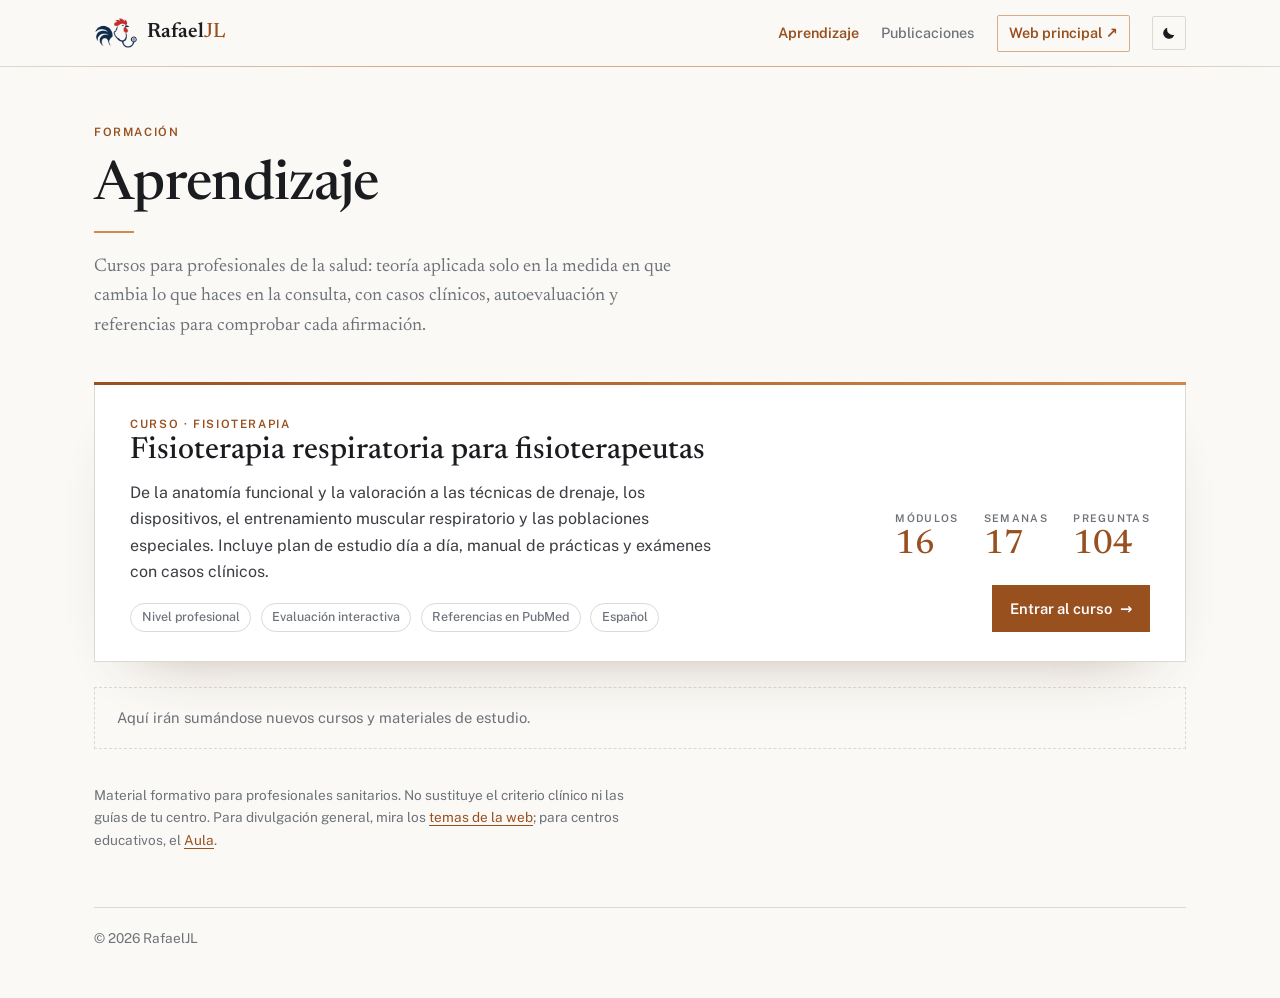
<file: aprendizaje/index.html>
<!DOCTYPE html>
<html lang="es">
<head>
  <meta charset="utf-8">
  <meta name="viewport" content="width=device-width, initial-scale=1">
  <title>Aprendizaje · RafaelJL</title>
  <meta name="description" content="Cursos de formación en fisioterapia y ciencias de la salud, con teoría aplicada, casos clínicos, autoevaluación y referencias.">
  <link rel="canonical" href="https://rafacapi17-dev.github.io/aprendizaje/">
  <meta name="theme-color" content="#faf9f6">
  <meta property="og:type" content="website">
  <meta property="og:site_name" content="RafaelJL">
  <meta property="og:title" content="Aprendizaje · RafaelJL">
  <meta property="og:description" content="Cursos de formación en fisioterapia y ciencias de la salud, con casos clínicos, autoevaluación y referencias.">
  <meta property="og:image" content="https://rafacapi17-dev.github.io/img/portada-compartir.jpg">
  <meta name="twitter:card" content="summary_large_image">
  <link rel="icon" type="image/png" href="../img/favicon.png">
  <link rel="preconnect" href="https://fonts.googleapis.com">
  <link rel="preconnect" href="https://fonts.gstatic.com" crossorigin>
  <link href="https://fonts.googleapis.com/css2?family=Newsreader:opsz,wght@6..72,400;6..72,500;6..72,600&family=Public+Sans:wght@400;500;600;700&display=swap" rel="stylesheet">
  <script>
    try {
      var t = localStorage.getItem("tema");
      if (t !== "claro" && t !== "oscuro") t = matchMedia("(prefers-color-scheme: dark)").matches ? "oscuro" : "claro";
      document.documentElement.dataset.tema = t;
    } catch (e) {}
  </script>
  <link rel="stylesheet" href="aprendizaje.css?v=202611241800">
</head>
<body>
  <header class="barra">
    <div class="barra-in">
      <a class="marca" href="../" aria-label="RafaelJL, web principal">
        <img class="logo logo-claro" src="../img/logo-gallo.png" alt="" width="44" height="44">
        <img class="logo logo-oscuro" src="../img/logo-gallo-oscuro.png" alt="" width="44" height="44">
        <span class="marca-txt">Rafael<span>JL</span></span>
      </a>
      <nav>
        <a href="./" class="a-seccion">Aprendizaje</a>
        <a href="../#publicaciones" class="a-extra">Publicaciones</a>
        <a href="../" class="a-madre">Web principal <span aria-hidden="true">↗</span></a>
        <button type="button" class="ctrl" id="btnTema" aria-label="Cambiar modo claro u oscuro">
          <svg class="ico-luna" viewBox="0 0 24 24" aria-hidden="true"><path d="M20 14.5A8.5 8.5 0 0 1 9.5 4a8.5 8.5 0 1 0 10.5 10.5z"/></svg>
          <svg class="ico-sol" viewBox="0 0 24 24" aria-hidden="true"><circle cx="12" cy="12" r="4.2"/><path d="M12 2v2.5M12 19.5V22M2 12h2.5M19.5 12H22M4.9 4.9l1.8 1.8M17.3 17.3l1.8 1.8M4.9 19.1l1.8-1.8M17.3 6.7l1.8-1.8"/></svg>
        </button>
      </nav>
    </div>
  </header>

  <main class="apr">
    <header class="apr-cab">
      <p class="sobretitulo">Formación</p>
      <h1>Aprendizaje</h1>
      <p class="apr-intro">Cursos para profesionales de la salud: teoría aplicada solo en la medida en que cambia lo que haces en la consulta, con casos clínicos, autoevaluación y referencias para comprobar cada afirmación.</p>
    </header>

    <div class="apr-lista">
      <a class="curso-card" href="fisioterapia-respiratoria/">
        <div>
          <p class="sobretitulo">Curso · Fisioterapia</p>
          <h2>Fisioterapia respiratoria para fisioterapeutas</h2>
          <p>De la anatomía funcional y la valoración a las técnicas de drenaje, los dispositivos, el entrenamiento muscular respiratorio y las poblaciones especiales. Incluye plan de estudio día a día, manual de prácticas y exámenes con casos clínicos.</p>
          <ul class="curso-meta">
            <li>Nivel profesional</li>
            <li>Evaluación interactiva</li>
            <li>Referencias en PubMed</li>
            <li>Español</li>
          </ul>
        </div>
        <div class="curso-lado">
          <dl class="curso-cifras">
            <div><dt>Módulos</dt><dd>16</dd></div>
            <div><dt>Semanas</dt><dd>17</dd></div>
            <div><dt>Preguntas</dt><dd>104</dd></div>
          </dl>
          <span class="curso-btn">Entrar al curso <span aria-hidden="true">→</span></span>
        </div>
      </a>
    </div>

    <p class="apr-proximo">Aquí irán sumándose nuevos cursos y materiales de estudio.</p>
    <p class="apr-aviso">Material formativo para profesionales sanitarios. No sustituye el criterio clínico ni las guías de tu centro. Para divulgación general, mira los <a href="../#temas">temas de la web</a>; para centros educativos, el <a href="../aula/">Aula</a>.</p>
  </main>

  <footer class="pie"><p>© <span id="anio"></span> RafaelJL</p></footer>
  <script>
    document.getElementById("anio").textContent = new Date().getFullYear();
    document.getElementById("btnTema").onclick = function () {
      var r = document.documentElement;
      r.dataset.tema = r.dataset.tema === "oscuro" ? "claro" : "oscuro";
      try { localStorage.setItem("tema", r.dataset.tema); } catch (e) {}
    };
  </script>
  <!-- Estadísticas de visitas sin cookies (GoatCounter) -->
  <script data-goatcounter="https://rafaeljl.goatcounter.com/count" async src="https://gc.zgo.at/count.js"></script>
</body>
</html>
</file>
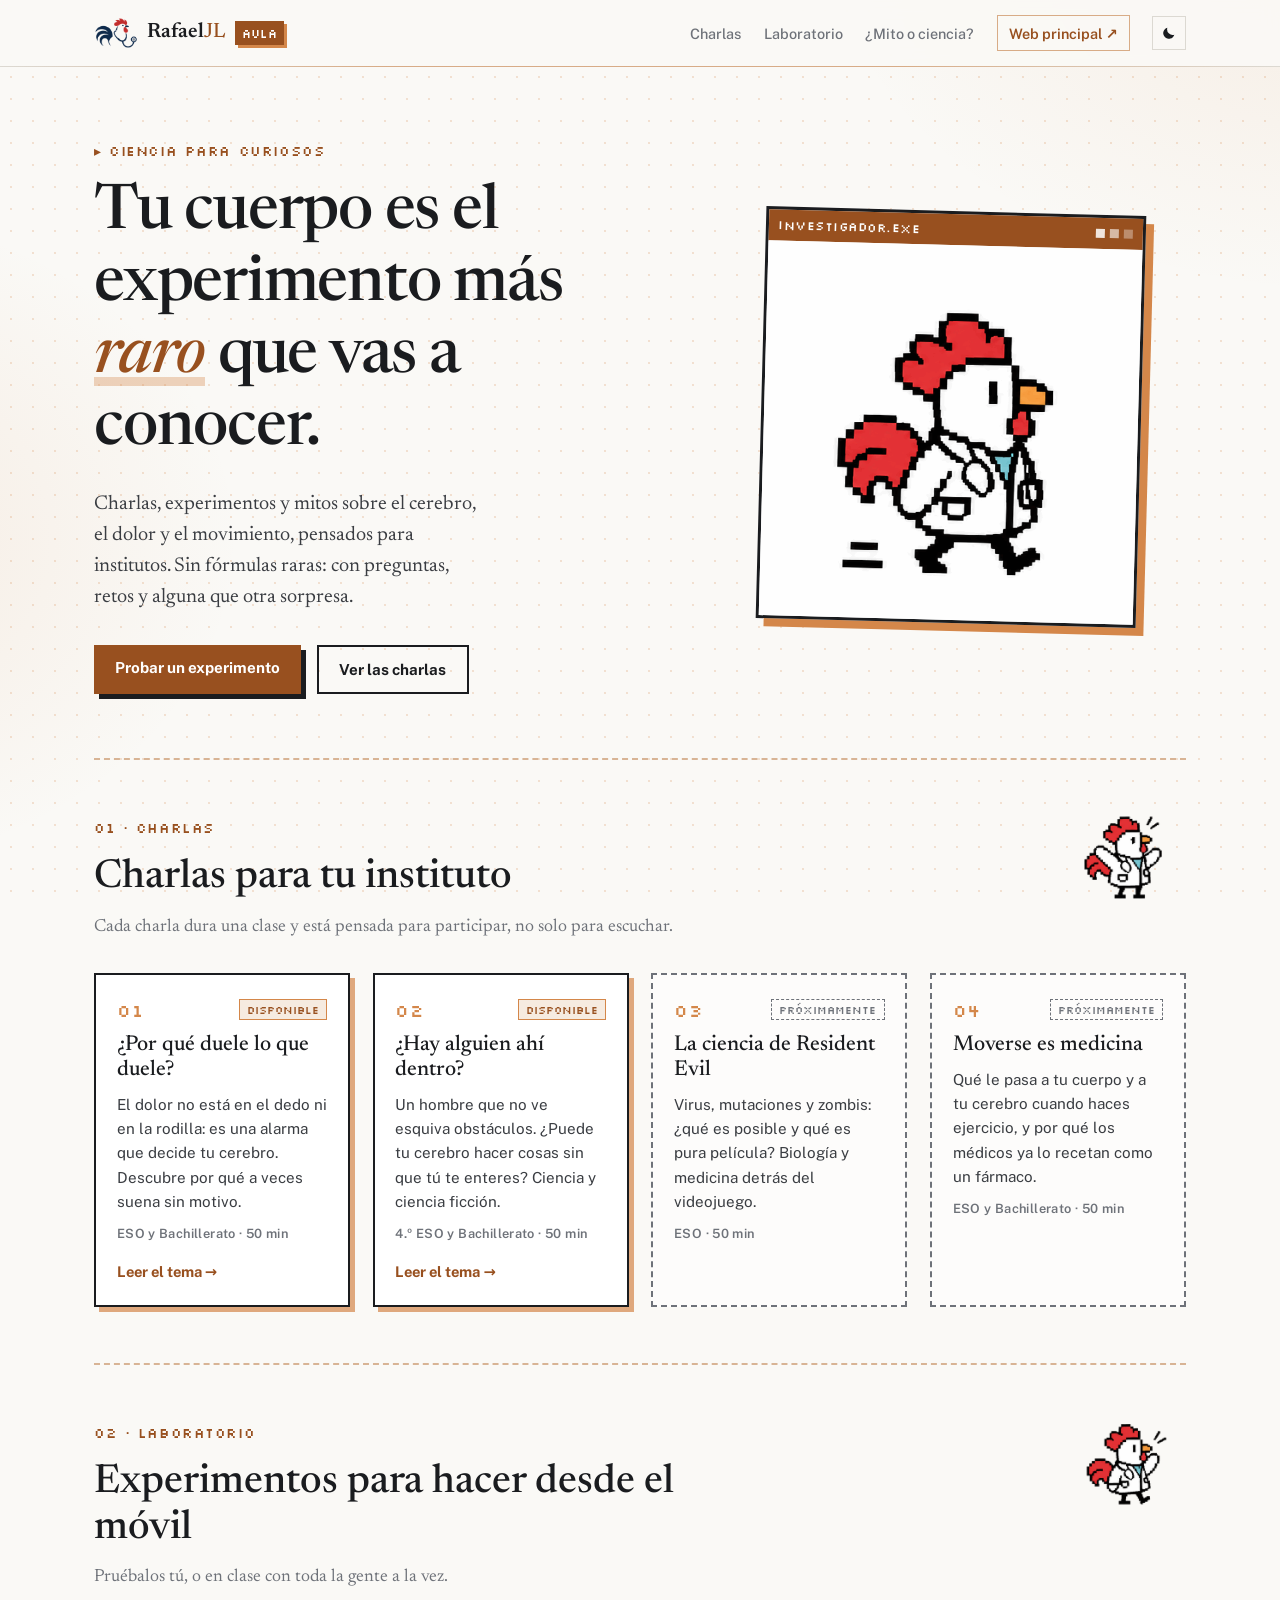
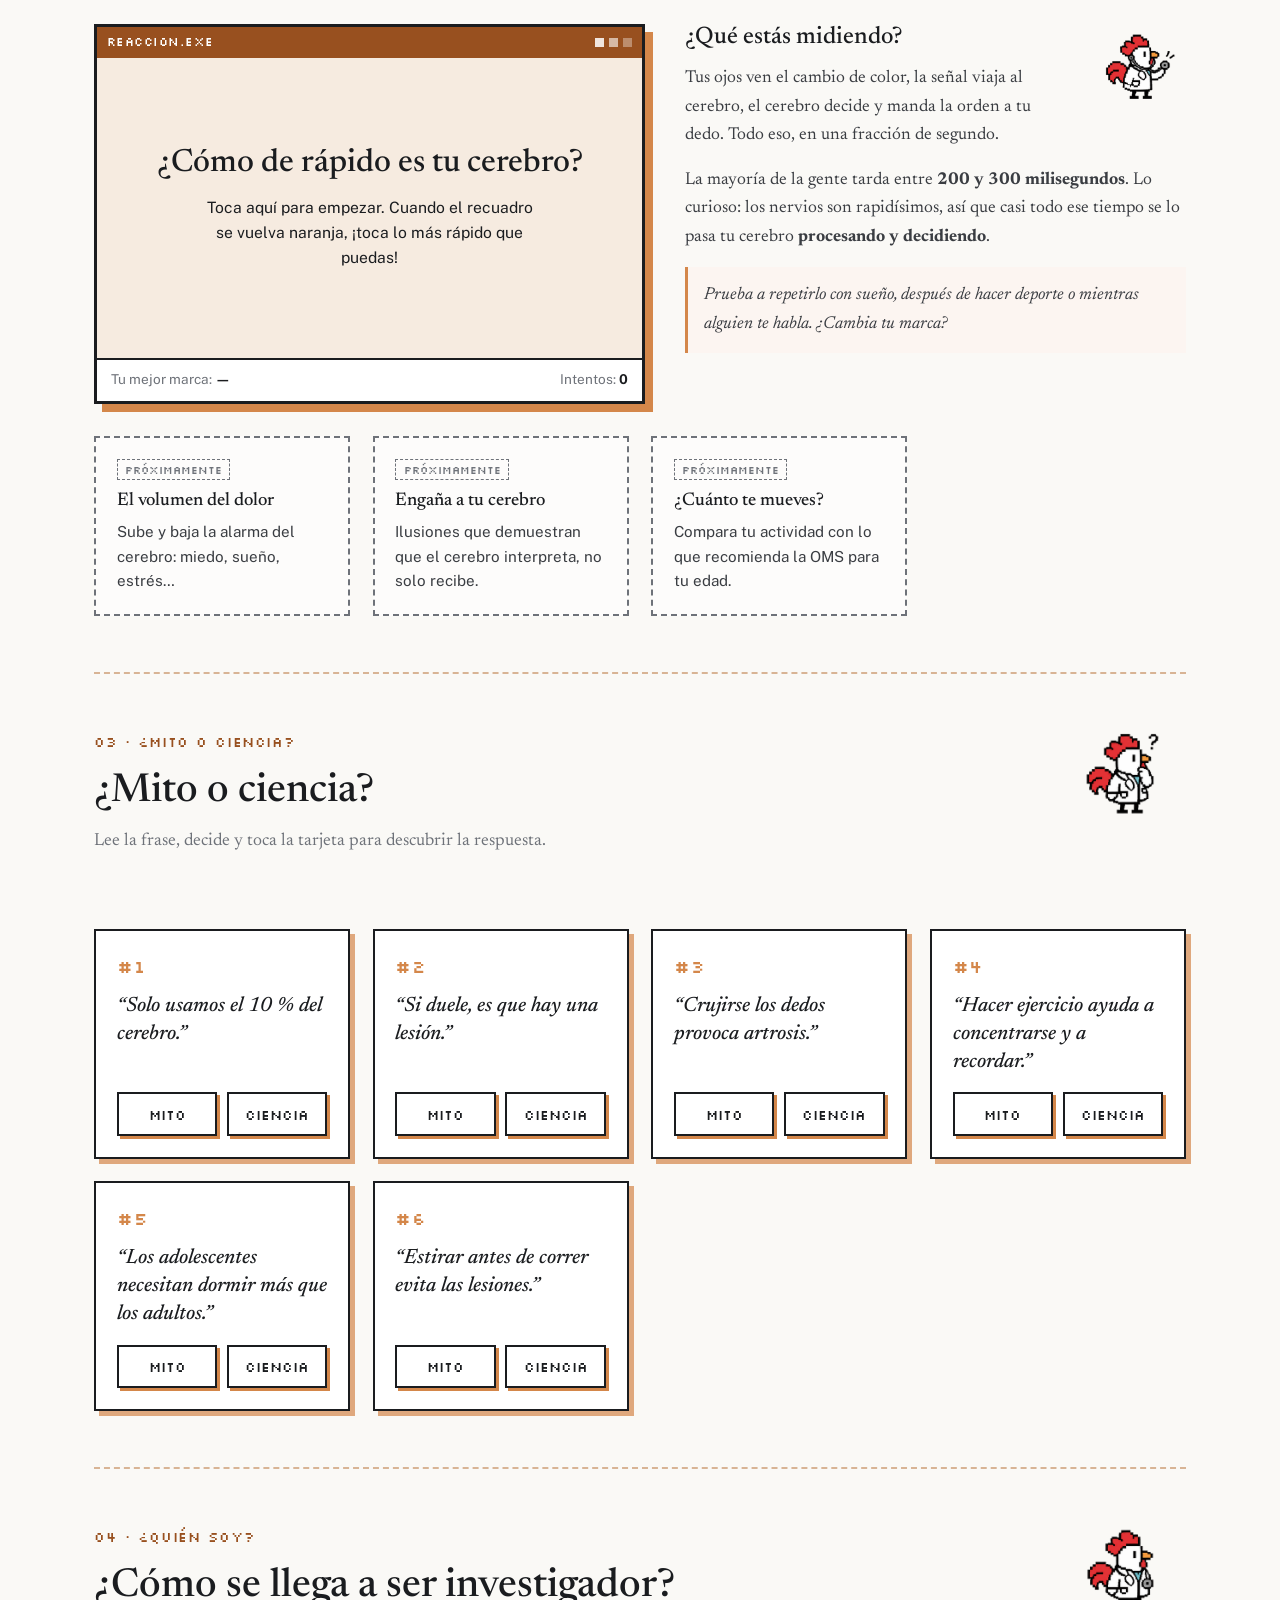
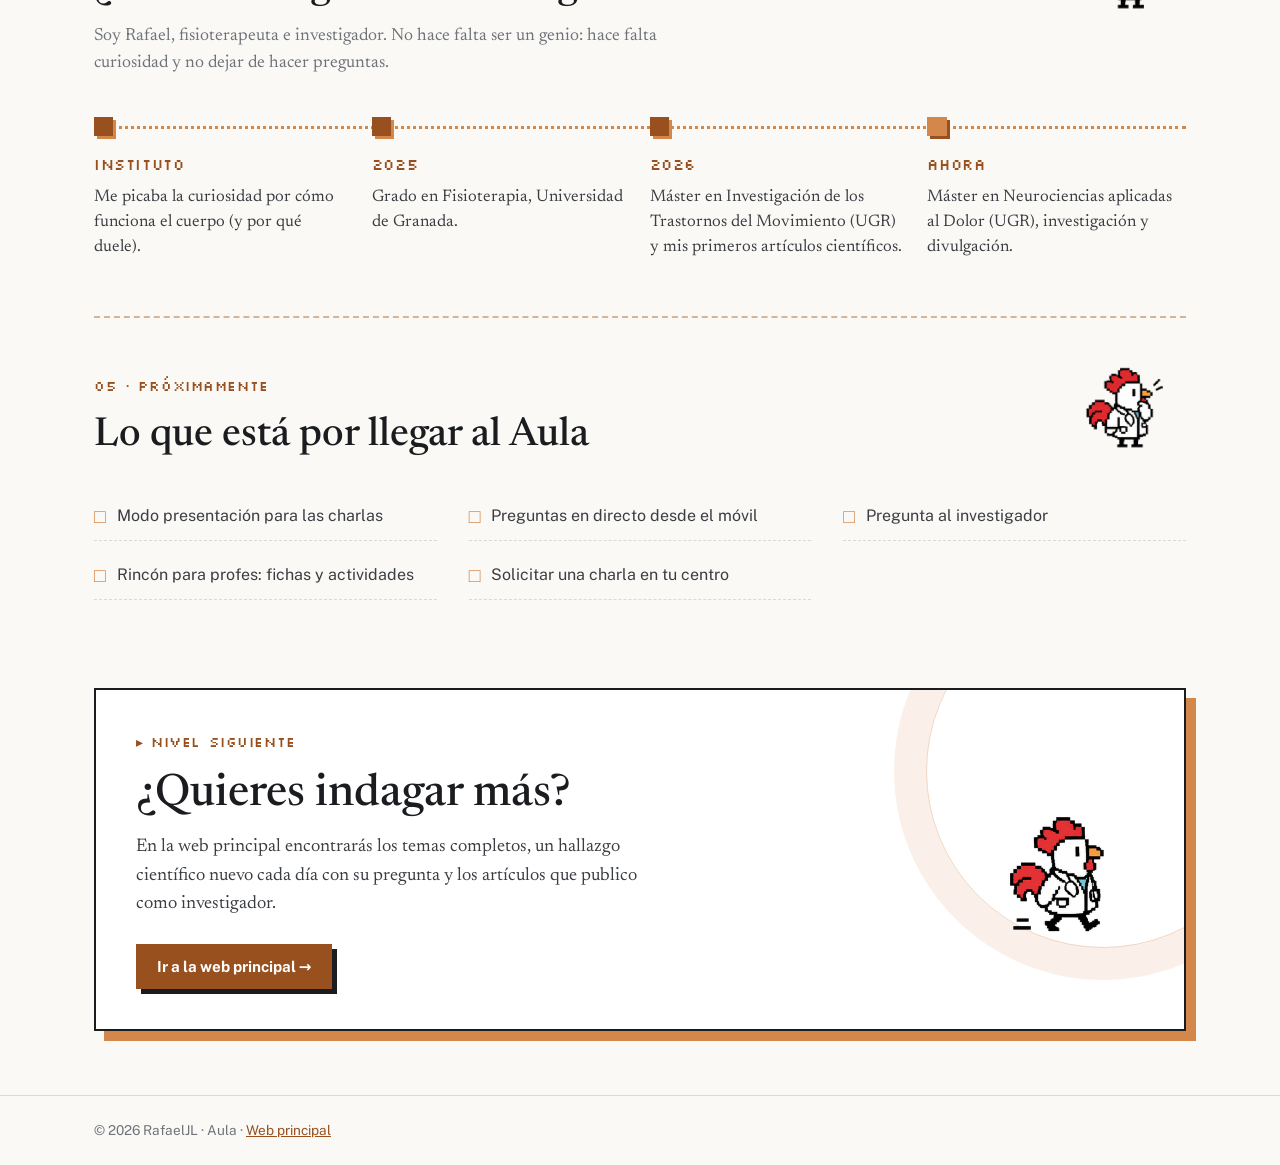
<file: aula/index.html>
<!DOCTYPE html>
<html lang="es">
<head>
  <meta charset="utf-8">
  <meta name="viewport" content="width=device-width, initial-scale=1">
  <title>Aula · RafaelJL</title>
  <meta name="description" content="Ciencia para institutos y curiosos: charlas, experimentos y mitos sobre el cuerpo, el cerebro y el dolor.">
  <meta property="og:type" content="website">
  <meta property="og:title" content="Aula RafaelJL · Ciencia para curiosos">
  <meta property="og:description" content="Charlas, experimentos y mitos sobre el cuerpo, el cerebro y el dolor.">
  <meta property="og:image" content="https://rafacapi17-dev.github.io/img/portada-compartir.jpg">
  <meta name="twitter:card" content="summary_large_image">
  <link rel="icon" type="image/png" href="../img/favicon.png">
  <link rel="preconnect" href="https://fonts.googleapis.com">
  <link rel="preconnect" href="https://fonts.gstatic.com" crossorigin>
  <link href="https://fonts.googleapis.com/css2?family=Newsreader:opsz,wght@6..72,400;6..72,500;6..72,600&family=Public+Sans:wght@400;500;600;700&family=Silkscreen&display=swap" rel="stylesheet">
  <link rel="stylesheet" href="aula.css?v=202611101903">
  <script>
    try {
      var t = localStorage.getItem("tema");
      if (t !== "claro" && t !== "oscuro") t = matchMedia("(prefers-color-scheme: dark)").matches ? "oscuro" : "claro";
      document.documentElement.dataset.tema = t;
    } catch (e) {}
  </script>
</head>
<body>
  <header class="barra">
    <div class="barra-in">
      <a class="marca" href="./" aria-label="Aula RafaelJL">
        <img class="logo logo-claro" src="../img/logo-gallo.png" alt="" width="44" height="44">
        <img class="logo logo-oscuro" src="../img/logo-gallo-oscuro.png" alt="" width="44" height="44">
        <span class="marca-txt">Rafael<span>JL</span></span>
        <span class="chapa">Aula</span>
      </a>
      <nav>
        <a href="#charlas">Charlas</a>
        <a href="#laboratorio">Laboratorio</a>
        <a href="#mitos">¿Mito o ciencia?</a>
        <a class="a-madre" href="../">Web principal <span aria-hidden="true">↗</span></a>
        <button type="button" class="ctrl" id="btnTema" aria-label="Cambiar modo claro u oscuro">
          <svg class="ico-luna" viewBox="0 0 24 24" aria-hidden="true"><path d="M20 14.5A8.5 8.5 0 0 1 9.5 4a8.5 8.5 0 1 0 10.5 10.5z"/></svg>
          <svg class="ico-sol" viewBox="0 0 24 24" aria-hidden="true"><circle cx="12" cy="12" r="4.2"/><path d="M12 2v2.5M12 19.5V22M2 12h2.5M19.5 12H22M4.9 4.9l1.8 1.8M17.3 17.3l1.8 1.8M4.9 19.1l1.8-1.8M17.3 6.7l1.8-1.8"/></svg>
        </button>
      </nav>
    </div>
  </header>

  <main>
    <section class="hero">
      <div class="hero-txt">
        <p class="pixel-etq">▸ Ciencia para curiosos</p>
        <h1>Tu cuerpo es el experimento más <em>raro</em> que vas a conocer.</h1>
        <p class="intro">Charlas, experimentos y mitos sobre el cerebro, el dolor y el movimiento, pensados para institutos. Sin fórmulas raras: con preguntas, retos y alguna que otra sorpresa.</p>
        <div class="botones">
          <a class="btn btn-pixel" href="#laboratorio">Probar un experimento</a>
          <a class="btn btn-linea" href="#charlas">Ver las charlas</a>
        </div>
      </div>
      <figure class="ventana hero-ventana">
        <div class="ventana-barra"><span class="pixel">investigador.exe</span><span class="puntos" aria-hidden="true"><i></i><i></i><i></i></span></div>
        <img class="pixelado" src="../img/gallo/gallo-poses.gif" alt="Gallo investigador con bata y estetoscopio saludando" width="507" height="508">
      </figure>
    </section>

    <section id="charlas" class="bloque">
      <img class="pose" src="../img/gallo/gallo-entusiasmado.png?v=3" alt="" width="200" height="200" loading="lazy">
      <div class="bloque-cab"><p class="pixel-etq">01 · Charlas</p><h2>Charlas para tu instituto</h2>
        <p>Cada charla dura una clase y está pensada para participar, no solo para escuchar.</p></div>
      <div class="rejilla" id="charlasLista"></div>
    </section>

    <section id="laboratorio" class="bloque">
      <img class="pose" src="../img/gallo/gallo-saluda.png?v=3" alt="" width="200" height="200" loading="lazy">
      <div class="bloque-cab"><p class="pixel-etq">02 · Laboratorio</p><h2>Experimentos para hacer desde el móvil</h2>
        <p>Pruébalos tú, o en clase con toda la gente a la vez.</p></div>
      <div class="lab">
        <div class="ventana reaccion" id="reaccion">
          <div class="ventana-barra"><span class="pixel">reaccion.exe</span><span class="puntos" aria-hidden="true"><i></i><i></i><i></i></span></div>
          <button type="button" class="reaccion-zona" id="zona" data-estado="inicio">
            <span class="r-titulo" id="rTitulo">¿Cómo de rápido es tu cerebro?</span>
            <span class="r-texto" id="rTexto">Toca aquí para empezar. Cuando el recuadro se vuelva naranja, ¡toca lo más rápido que puedas!</span>
          </button>
          <div class="reaccion-pie"><span>Tu mejor marca: <b id="rMejor">—</b></span><span>Intentos: <b id="rIntentos">0</b></span></div>
        </div>
        <div class="lab-explica">
          <img class="pose-lab" id="rPose" src="../img/gallo/gallo-fonendo.png?v=3" alt="" width="200" height="200">
          <h3>¿Qué estás midiendo?</h3>
          <p>Tus ojos ven el cambio de color, la señal viaja al cerebro, el cerebro decide y manda la orden a tu dedo. Todo eso, en una fracción de segundo.</p>
          <p>La mayoría de la gente tarda entre <strong>200 y 300 milisegundos</strong>. Lo curioso: los nervios son rapidísimos, así que casi todo ese tiempo se lo pasa tu cerebro <strong>procesando y decidiendo</strong>.</p>
          <p class="nota">Prueba a repetirlo con sueño, después de hacer deporte o mientras alguien te habla. ¿Cambia tu marca?</p>
        </div>
      </div>
      <div class="rejilla mini" id="expLista"></div>
    </section>

    <section id="mitos" class="bloque">
      <img class="pose" src="../img/gallo/gallo-pensando.png?v=3" alt="" width="200" height="200" loading="lazy">
      <div class="bloque-cab"><p class="pixel-etq">03 · ¿Mito o ciencia?</p><h2>¿Mito o ciencia?</h2>
        <p>Lee la frase, decide y toca la tarjeta para descubrir la respuesta.</p></div>
      <div class="marcador" id="marcador" aria-live="polite"></div>
      <div class="rejilla mitos" id="mitosLista"></div>
    </section>

    <section id="investigador" class="bloque">
      <img class="pose" src="../img/gallo/gallo-de-pie.png?v=3" alt="" width="200" height="200" loading="lazy">
      <div class="bloque-cab"><p class="pixel-etq">04 · ¿Quién soy?</p><h2>¿Cómo se llega a ser investigador?</h2>
        <p>Soy Rafael, fisioterapeuta e investigador. No hace falta ser un genio: hace falta curiosidad y no dejar de hacer preguntas.</p></div>
      <ol class="camino" id="camino"></ol>
    </section>

    <section class="bloque">
      <img class="pose" src="../img/gallo/gallo-idea.png?v=3" alt="" width="200" height="200" loading="lazy">
      <div class="bloque-cab"><p class="pixel-etq">05 · Próximamente</p><h2>Lo que está por llegar al Aula</h2></div>
      <ul class="ruta" id="ruta"></ul>
    </section>

    <section class="indagar">
      <div class="indagar-txt">
        <p class="pixel-etq">▸ Nivel siguiente</p>
        <h2>¿Quieres indagar más?</h2>
        <p>En la web principal encontrarás los temas completos, un hallazgo científico nuevo cada día con su pregunta y los artículos que publico como investigador.</p>
        <a class="btn btn-pixel" href="../">Ir a la web principal →</a>
      </div>
      <img class="indagar-logo pose-fija" src="../img/gallo/gallo-camina.png?v=3" alt="" width="200" height="200">
    </section>
  </main>

  <footer><div>© <span id="anio"></span> RafaelJL · Aula · <a href="../">Web principal</a></div></footer>

  <script data-goatcounter="https://rafaeljl.goatcounter.com/count" async src="https://gc.zgo.at/count.js"></script>
  <script src="datos.js?v=202611101903"></script>
  <script src="aula.js?v=202611101903"></script>
</body>
</html>
</file>
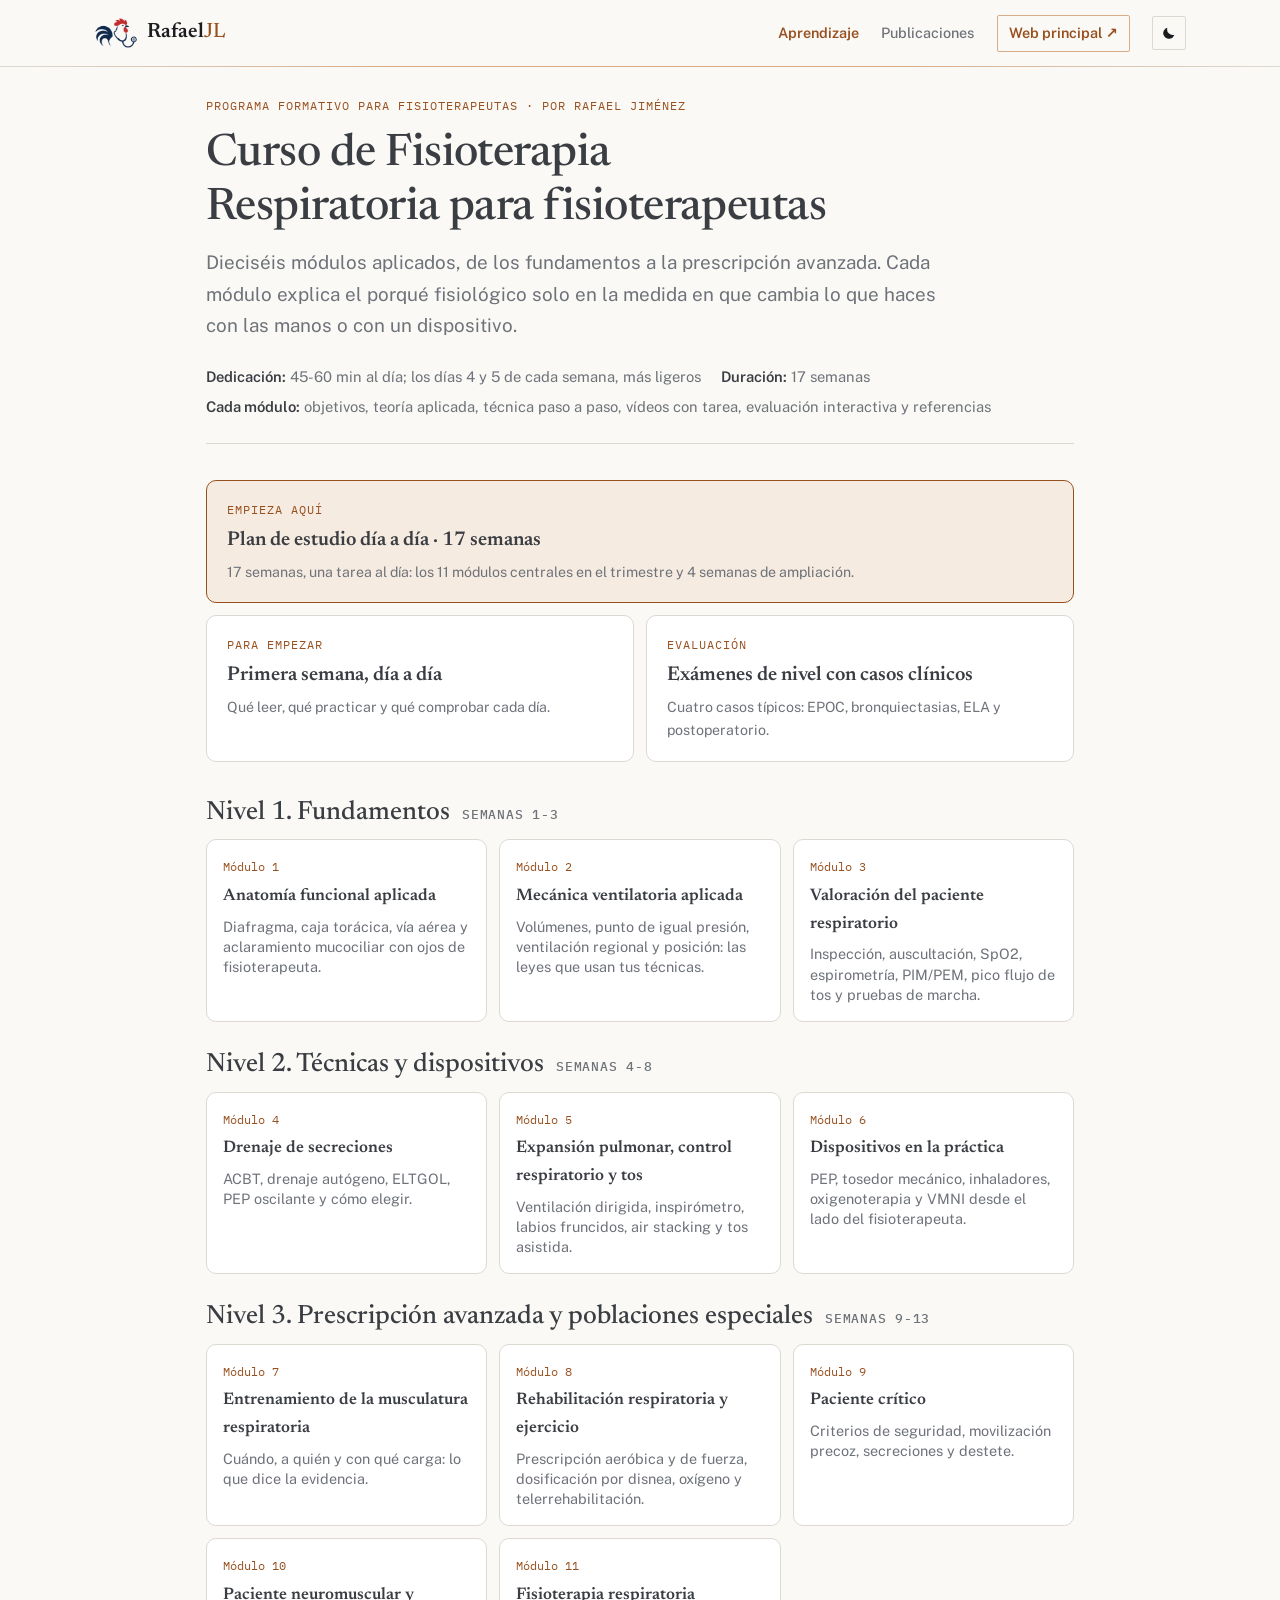
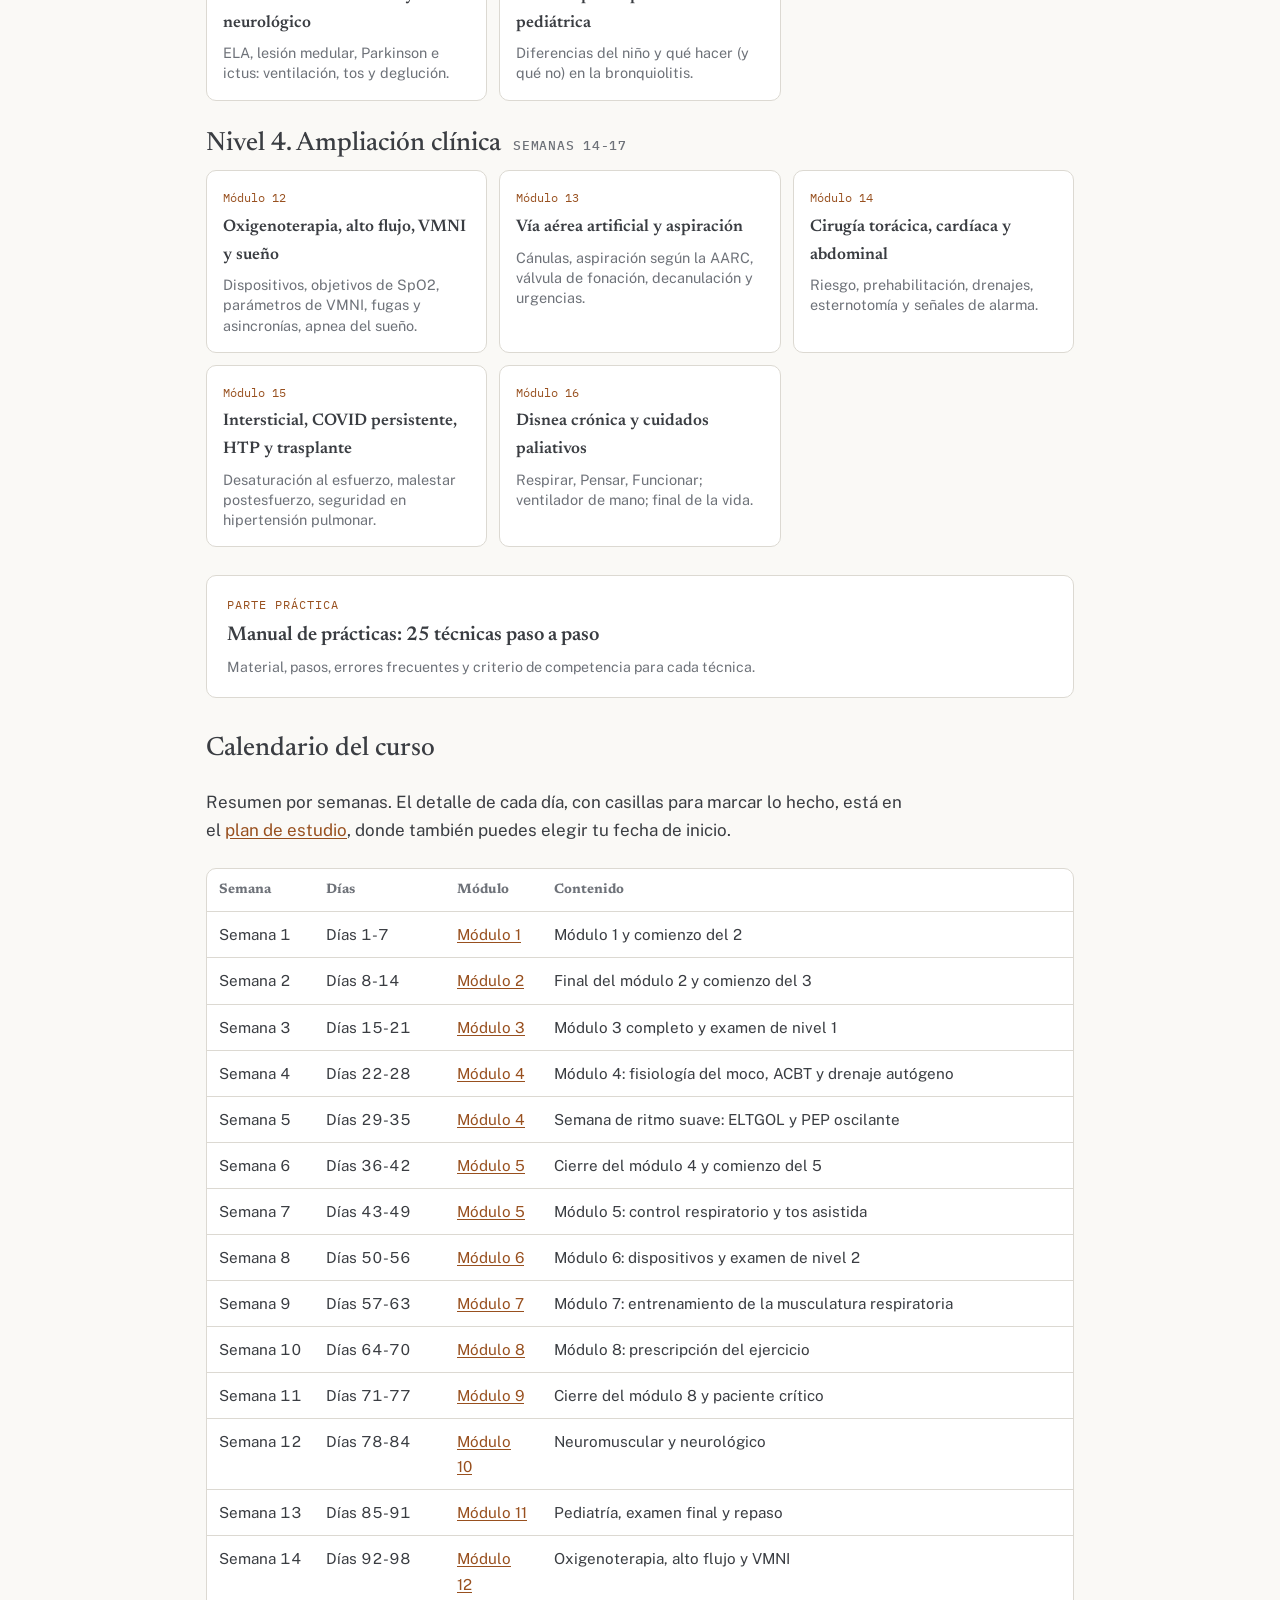
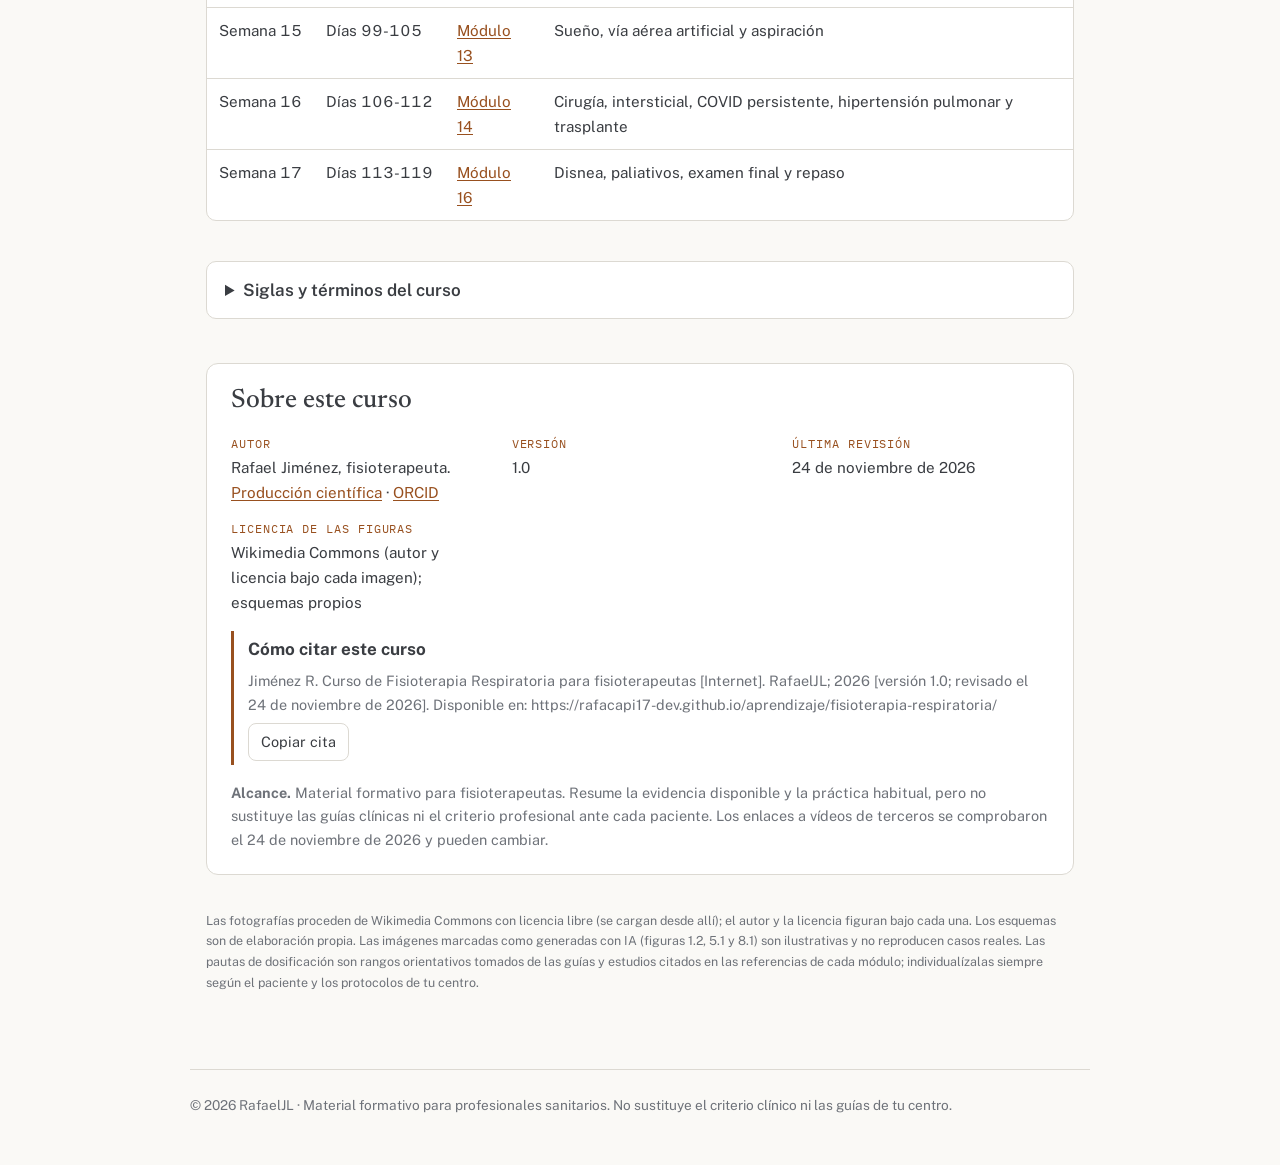
<file: aprendizaje/fisioterapia-respiratoria/index.html>
<!DOCTYPE html>
<html lang="es">
<head>
  <meta charset="utf-8">
  <meta name="viewport" content="width=device-width, initial-scale=1, viewport-fit=cover">
  <title>Curso de Fisioterapia Respiratoria · RafaelJL</title>
  <meta name="description" content="Curso aplicado de fisioterapia respiratoria para fisioterapeutas: 16 módulos, plan de estudio, casos clínicos y autoevaluación con referencias.">
  <link rel="canonical" href="https://rafacapi17-dev.github.io/aprendizaje/fisioterapia-respiratoria/">
  <meta name="theme-color" content="#faf9f6">
  <meta property="og:type" content="article">
  <meta property="og:site_name" content="RafaelJL">
  <meta property="og:title" content="Curso de Fisioterapia Respiratoria · RafaelJL">
  <meta property="og:description" content="16 módulos aplicados, de los fundamentos a la prescripción avanzada, con evaluación interactiva y referencias.">
  <meta property="og:url" content="https://rafacapi17-dev.github.io/aprendizaje/fisioterapia-respiratoria/">
  <meta property="og:image" content="https://rafacapi17-dev.github.io/img/portada-compartir.jpg">
  <meta name="twitter:card" content="summary_large_image">
  <link rel="icon" type="image/png" href="../../img/favicon.png">
  <link rel="preconnect" href="https://fonts.googleapis.com">
  <link rel="preconnect" href="https://fonts.gstatic.com" crossorigin>
  <link href="https://fonts.googleapis.com/css2?family=Newsreader:opsz,wght@6..72,400;6..72,500;6..72,600;6..72,700&family=Public+Sans:ital,wght@0,400;0,500;0,600;0,700;1,400&family=IBM+Plex+Mono:wght@500&display=swap" rel="stylesheet">
  <script>
    try {
      var t = localStorage.getItem("tema");
      if (t !== "claro" && t !== "oscuro") t = matchMedia("(prefers-color-scheme: dark)").matches ? "oscuro" : "claro";
      document.documentElement.dataset.tema = t;
    } catch (e) {}
  </script>
  <link rel="stylesheet" href="../aprendizaje.css?v=202611241800">
  <style>
/* Paleta compartida con la web (definida en ../../aprendizaje.css) */
:root{
  --bg:var(--fondo); --surface:var(--papel); --fg:var(--texto); --muted:var(--suave); --line:var(--linea);
  --accent:var(--acento); --accent-soft:var(--acento-claro);
  --exp:#a85f1f; --exp-soft:#f8eddf; --ok:#2d6a4f; --ok-soft:#edf5f0;
  --mal:#9b2c2c; --mal-soft:#f8eeee; --teal:#2c6b73; --teal-soft:#e4eff0;
  --display:"Newsreader",Georgia,"Times New Roman",serif; --body:"Public Sans",system-ui,-apple-system,sans-serif; --mono:"IBM Plex Mono",ui-monospace,monospace;
}
:root[data-tema="oscuro"]{
  --exp:#e0a064; --exp-soft:#2e2318; --ok:#6fc39a; --ok-soft:#16261e;
  --mal:#e58a8a; --mal-soft:#2c1a1a; --teal:#7cc4cb; --teal-soft:#16282b;
}
body{background:var(--bg);color:var(--fg);font-family:var(--body);font-size:17px;line-height:1.65;
  }
main{max-width:900px;margin:0 auto;padding:28px max(16px,env(safe-area-inset-right,0px)) 64px max(16px,env(safe-area-inset-left,0px))}
.view{scroll-margin-top:84px}
.view{display:flex;flex-direction:column;gap:36px}
.prose{max-width:70ch}
h1,h2,h3{font-family:var(--display);text-wrap:balance;line-height:1.2;margin:0}
h1{font-size:clamp(2rem,5vw,2.8rem);font-weight:500;letter-spacing:-.012em}
h2{font-size:1.65rem;font-weight:500;margin-bottom:10px}
h3{font-size:1.2rem;font-weight:600}
p{margin:0 0 12px}
.eyebrow{font-family:var(--mono);font-size:.78rem;letter-spacing:.08em;text-transform:uppercase;color:var(--accent)}
.lead{font-size:1.18rem;color:var(--muted);max-width:62ch}
.lhead{display:flex;flex-direction:column;gap:12px;border-bottom:1px solid var(--line);padding-bottom:24px}
.meta{display:flex;flex-wrap:wrap;gap:6px 20px;font-size:.92rem;color:var(--muted)}
.meta b{color:var(--fg);font-weight:600}
section{display:flex;flex-direction:column;gap:12px}
ul,ol{margin:0 0 12px;padding-left:1.3em}
li{margin-bottom:6px}
figure{margin:0;background:var(--surface);border:1px solid var(--line);border-radius:10px;padding:18px;display:flex;flex-direction:column;gap:10px}
figure .scroll{overflow-x:auto}
figure img{display:block;margin:0 auto;border-radius:6px;max-height:520px;width:auto;height:auto;max-width:100%;background:#fff}
figcaption{font-size:.92rem;color:var(--muted)}
figcaption b{color:var(--fg)}
.credit{font-size:.78rem;color:var(--muted)}
.duo{display:grid;grid-template-columns:repeat(auto-fit,minmax(min(100%,320px),1fr));gap:16px}
svg text{font-family:var(--body);fill:var(--fg)}
svg .small{font-size:12px;fill:var(--muted)}
.cards{display:grid;grid-template-columns:repeat(auto-fit,minmax(min(100%,360px),1fr));gap:16px}
.card{background:var(--surface);border:1px solid var(--line);border-radius:10px;padding:20px;display:flex;flex-direction:column;gap:10px;min-width:0}
.card h3{display:flex;justify-content:space-between;gap:8px;align-items:baseline;flex-wrap:wrap}
.tag{font-family:var(--mono);font-size:.72rem;padding:2px 8px;border-radius:99px;background:var(--accent-soft);color:var(--accent);white-space:nowrap}
.dose{font-family:var(--mono);font-size:.85rem;background:var(--accent-soft);border-radius:6px;padding:8px 10px}
.card ol,.card ul{font-size:.97rem}
.pearl{border-left:4px solid var(--exp);background:var(--exp-soft);padding:14px 18px;border-radius:0 8px 8px 0}
.pearl b:first-child{color:var(--exp)}
.apply{border-left:4px solid var(--ok);background:var(--ok-soft);padding:14px 18px;border-radius:0 8px 8px 0}
.apply b:first-child{color:var(--ok)}
.tablewrap{overflow-x:auto;border:1px solid var(--line);border-radius:10px;background:var(--surface)}
table{border-collapse:collapse;width:100%;min-width:620px;font-size:.95rem}
th,td{text-align:left;padding:10px 12px;border-bottom:1px solid var(--line);vertical-align:top}
th{font-family:var(--display);font-size:.85rem;color:var(--muted);font-weight:700}
tr:last-child td{border-bottom:0}
td.num{font-variant-numeric:tabular-nums;white-space:nowrap}
.refs li{font-size:.92rem;margin-bottom:8px}
a{color:var(--accent);text-underline-offset:2px}
a:focus-visible,button:focus-visible{outline:2px solid var(--accent);outline-offset:2px}
details{background:var(--surface);border:1px solid var(--line);border-radius:10px;padding:14px 18px}
details+details{margin-top:8px}
summary{cursor:pointer;font-weight:600}
details p{margin-top:10px;color:var(--muted)}
sup a{text-decoration:none;font-size:.75em}
.photo-slot{border:2px dashed var(--line);border-radius:10px;padding:18px;color:var(--muted);font-size:.92rem;background:var(--surface)}
.photo-slot b{color:var(--fg)}
/* índice */
.levels{display:flex;flex-direction:column;gap:28px}
.level h2{display:flex;gap:12px;align-items:baseline;flex-wrap:wrap}
.level h2 span{font-family:var(--mono);font-size:.8rem;font-weight:500;color:var(--muted);letter-spacing:.06em;text-transform:uppercase}
.mods{display:grid;grid-template-columns:repeat(auto-fit,minmax(min(100%,260px),1fr));gap:12px}
.mod{display:flex;flex-direction:column;gap:6px;text-decoration:none;color:var(--fg);background:var(--surface);border:1px solid var(--line);border-radius:10px;padding:16px;transition:border-color .15s}
.mod:hover{border-color:var(--accent)}
.mod .n{font-family:var(--mono);font-size:.78rem;color:var(--accent)}
.mod b{font-family:var(--display);font-size:1.05rem}
.mod small{color:var(--muted);font-size:.9rem;line-height:1.4}
.topnav{display:flex;justify-content:space-between;gap:12px;flex-wrap:wrap;font-size:.95rem;margin-bottom:22px}
.pager{display:flex;justify-content:space-between;gap:12px;flex-wrap:wrap;border-top:1px solid var(--line);padding-top:20px}
.pager a{font-weight:600}
.bar{height:6px;border-radius:3px;background:var(--line);overflow:hidden}
.bar i{display:block;height:100%;background:var(--accent)}
.weekcta{display:flex;flex-direction:column;gap:4px;text-decoration:none;color:var(--fg);background:var(--accent-soft);border:1px solid var(--accent);border-radius:10px;padding:18px 20px}
.weekcta b{font-family:var(--display);font-size:1.25rem}
.weekcta small{color:var(--muted)}
.days{display:flex;flex-direction:column;gap:14px}
.day{background:var(--surface);border:1px solid var(--line);border-radius:10px;padding:18px 20px;display:flex;flex-direction:column;gap:8px}
.day ul{margin:0}
.dhead{display:flex;gap:12px;align-items:baseline;flex-wrap:wrap}
.dhead label{margin-left:auto;font-size:.9rem;color:var(--muted);display:flex;gap:6px;align-items:center;cursor:pointer}
.dnum{font-family:var(--mono);font-size:.78rem;color:var(--accent);text-transform:uppercase;letter-spacing:.06em}
.day.done{opacity:.6}

.ctas{display:grid;grid-template-columns:repeat(auto-fit,minmax(min(100%,300px),1fr));gap:12px}
.ctas .weekcta:first-child{grid-column:1/-1}
.weekcta.alt{background:var(--surface);border-color:var(--line)}
.vlist{list-style:none;padding:0;display:flex;flex-direction:column;gap:10px}
.vid{background:var(--surface);border:1px solid var(--line);border-radius:10px;padding:14px 16px;display:flex;flex-direction:column;gap:4px;margin:0}
.vid a{font-weight:600}
.vid a::after{content:" ↗";font-size:.85em}
.vmeta{font-size:.85rem;color:var(--muted)}
.vtask{font-size:.95rem}
.quiz{background:var(--surface);border:1px solid var(--line);border-radius:12px;padding:22px;gap:14px}
.qitem{border-top:1px solid var(--line);padding-top:14px;display:flex;flex-direction:column;gap:8px}
.qitem:first-child{border-top:0;padding-top:0}
.qq{font-weight:600}
.qopts{display:flex;flex-direction:column;gap:6px}
.qopt{font:inherit;font-size:.97rem;text-align:left;background:var(--bg);color:var(--fg);border:1px solid var(--line);border-radius:8px;padding:9px 12px;cursor:pointer}
.qopt:hover:not(:disabled){border-color:var(--accent)}
.qopt:disabled{cursor:default}
.qopt.ok{border-color:var(--ok);background:var(--ok-soft)}
.qopt.ko{border-color:var(--exp);background:var(--exp-soft)}
.qexp{font-size:.93rem;border-left:3px solid var(--accent);padding:4px 0 4px 12px;color:var(--muted)}
.qexp b{color:var(--fg)}
.qfoot{display:flex;justify-content:space-between;align-items:center;gap:12px;flex-wrap:wrap;border-top:1px solid var(--line);padding-top:12px}
.qscore{font-family:var(--mono);font-size:.88rem}
.qreset{font:inherit;font-size:.9rem;background:none;border:1px solid var(--line);color:var(--fg);border-radius:8px;padding:6px 12px;cursor:pointer}
.exam{display:flex;flex-direction:column;gap:12px}
.case{background:var(--accent-soft);border-radius:10px;padding:16px 18px}
.tprog{display:flex;align-items:center;gap:14px;flex-wrap:wrap;font-size:.92rem;color:var(--muted)}
.tprog .bar{flex:1 1 200px}
.tweek{background:var(--surface);border:1px solid var(--line);border-radius:12px;padding:18px 20px;gap:10px;scroll-margin-top:84px}
.tweek.now{border-color:var(--accent);box-shadow:0 0 0 1px var(--accent)}
.twh{display:flex;flex-direction:column;gap:4px}
.twl{display:flex;gap:6px 18px;flex-wrap:wrap;font-size:.9rem}
.tdays{list-style:none;padding:0;margin:0;display:flex;flex-direction:column}
.tday{display:grid;grid-template-columns:8.5em 6.5em 1fr auto;gap:4px 12px;align-items:baseline;padding:8px 0;border-top:1px solid var(--line);margin:0}
.tday:first-child{border-top:0}
.tday.today{background:var(--accent-soft);border-radius:6px;padding-inline:8px}
.tday.done .ttxt{text-decoration:line-through;color:var(--muted)}
.tdate{font-family:var(--mono);font-size:.8rem;color:var(--muted)}
.ttype{font-family:var(--mono);font-size:.72rem;padding:2px 8px;border-radius:99px;justify-self:start}
.tl{background:var(--accent-soft);color:var(--accent)}
.tp{background:var(--ok-soft);color:var(--ok)}
.tv{background:var(--exp-soft);color:var(--exp)}
.te{background:var(--fg);color:var(--bg)}
.tr{background:var(--line);color:var(--fg)}
.td{background:transparent;color:var(--muted);border:1px dashed var(--line)}
.ttxt{font-size:.97rem}
.tday label{cursor:pointer;display:flex;align-items:center}
.tday input{width:18px;height:18px}
.prac .pmat,.prac .perr{font-size:.93rem;margin:0}
.perr b{color:var(--exp)}
.pchk{display:flex;gap:8px;align-items:center;font-size:.92rem;color:var(--muted);cursor:pointer}
.prac.mastered{border-color:var(--ok)}\n.prac .dose{font-family:var(--body);font-size:.93rem}
.prac h3 a.tag{text-decoration:none}
.vh{position:absolute;width:1px;height:1px;overflow:hidden;clip:rect(0 0 0 0)}
@media (max-width:620px){.tday{grid-template-columns:1fr auto}.tdate{grid-column:1}.ttype{grid-column:1}.ttxt{grid-column:1}.tday label{grid-column:2;grid-row:1}}
[hidden]{display:none!important}
@media (prefers-reduced-motion:reduce){*{transition:none!important}}

/* Ajustes para la web */
.glosario{margin-top:4px}
.gl{display:grid;grid-template-columns:repeat(auto-fit,minmax(min(100%,300px),1fr));gap:12px 28px;margin:14px 0 0}
.gl dt{font-family:var(--mono);font-size:.8rem;color:var(--accent)}
.gl dd{margin:2px 0 0;font-size:.92rem;color:var(--fg)}

.weekcta.cont{border-color:var(--accent)}
.topnav{align-items:center}
.topnav #printBtn{margin-left:auto}
.toc{border:1px solid var(--line);border-radius:10px;background:var(--surface);padding:12px 16px}
.toc-t{display:block;font-family:var(--mono);font-size:.72rem;letter-spacing:.08em;text-transform:uppercase;color:var(--accent);margin-bottom:6px}
.toc ol{margin:0;padding-left:1.2em;font-size:.92rem}
.toc li{margin-bottom:3px}
.toc a{color:var(--muted);text-decoration:none}
.toc a:hover,.toc a.on{color:var(--accent)}
.toc a.on{font-weight:600}
@media (min-width:1280px){
  .toc{position:fixed;top:108px;left:calc(50% + 468px);width:min(230px,calc(50vw - 490px));max-height:calc(100vh - 140px);overflow:auto;border:0;border-left:2px solid var(--line);border-radius:0;background:none;padding:2px 0 2px 14px}
}
@media print{
  .barra,.topnav,.pager,.qreset,.startbox,.toc,.pie-curso,.weekcta.cont,#tgo,.tday label,.pchk,.fnote{display:none!important}
  body{background:#fff;color:#000;font-size:11pt}
  :root{--bg:#fff;--surface:#fff;--fg:#000;--muted:#333;--line:#bbb}
  main{max-width:none;padding:0}
  figure,.card,.pearl,.apply,.case,details,.tablewrap,.qitem{break-inside:avoid}
  h1,h2,h3{break-after:avoid}
  a{color:#000;text-decoration:none}
  .refs a[href^="http"]::after,.prose a[href^="http"]::after{content:" (" attr(href) ")";font-size:.75em;word-break:break-all}
  .quiz .qopts{display:none}
}

.acerca{margin-top:8px;padding:22px 24px;background:var(--surface);border:1px solid var(--line);border-radius:12px;gap:16px}
.acerca h2{margin:0}
.ficha{display:grid;grid-template-columns:repeat(auto-fit,minmax(min(100%,220px),1fr));gap:14px 24px;margin:0}
.ficha dt{font-family:var(--mono);font-size:.72rem;letter-spacing:.08em;text-transform:uppercase;color:var(--accent)}
.ficha dd{margin:2px 0 0;font-size:.95rem}
.cita{border-left:3px solid var(--accent);padding:4px 0 4px 14px;display:flex;flex-direction:column;gap:6px;align-items:flex-start}
.cita p{margin:0;font-size:.9rem;color:var(--muted)}
.alcance{margin:0;font-size:.9rem;color:var(--muted)}

.startbox{display:flex;flex-wrap:wrap;align-items:center;gap:8px 12px;font-size:.92rem;color:var(--muted);padding:12px 14px;border:1px dashed var(--line);border-radius:10px}
.startbox input[type=date]{font:inherit;color:var(--fg);background:var(--surface);border:1px solid var(--line);border-radius:8px;padding:5px 8px}
.startbox button{font:inherit;font-size:.9rem;background:none;border:1px solid var(--line);color:var(--fg);border-radius:8px;padding:5px 12px;cursor:pointer}
.startbox button:hover{border-color:var(--accent)}
.fhint{flex:1 1 100%;font-size:.85rem}
.fdate:empty{display:none}
.fnote{font-size:.9rem;color:var(--muted);margin:0}
.photo-slot b{color:var(--accent);font-family:var(--mono);font-size:.78rem;letter-spacing:.06em;text-transform:uppercase;margin-right:.4em}

.qopt.ko{border-color:var(--mal);background:var(--mal-soft)}
.perr b{color:var(--mal)}
.tv{background:var(--teal-soft);color:var(--teal)}
.mod b,.weekcta b{font-weight:600}
.photo-slot{border-style:dashed}
body{transition:background-color .25s ease,color .25s ease}
figure img{background:#fff}
</style>
</head>
<body class="curso">
  <header class="barra">
    <div class="barra-in">
      <a class="marca" href="../../" aria-label="RafaelJL, web principal">
        <img class="logo logo-claro" src="../../img/logo-gallo.png" alt="" width="44" height="44">
        <img class="logo logo-oscuro" src="../../img/logo-gallo-oscuro.png" alt="" width="44" height="44">
        <span class="marca-txt">Rafael<span>JL</span></span>
      </a>
      <nav>
        <a href="../" class="a-seccion">Aprendizaje</a>
        <a href="../../#publicaciones" class="a-extra">Publicaciones</a>
        <a href="../../" class="a-madre">Web principal <span aria-hidden="true">↗</span></a>
        <button type="button" class="ctrl" id="btnTema" aria-label="Cambiar modo claro u oscuro">
          <svg class="ico-luna" viewBox="0 0 24 24" aria-hidden="true"><path d="M20 14.5A8.5 8.5 0 0 1 9.5 4a8.5 8.5 0 1 0 10.5 10.5z"/></svg>
          <svg class="ico-sol" viewBox="0 0 24 24" aria-hidden="true"><circle cx="12" cy="12" r="4.2"/><path d="M12 2v2.5M12 19.5V22M2 12h2.5M19.5 12H22M4.9 4.9l1.8 1.8M17.3 17.3l1.8 1.8M4.9 19.1l1.8-1.8M17.3 6.7l1.8-1.8"/></svg>
        </button>
      </nav>
    </div>
  </header>

<main>
<nav class="topnav" id="topnav" hidden><a href="#inicio">← Índice del curso</a><span id="pos"></span><button type="button" id="printBtn" class="qreset">Imprimir o guardar PDF</button></nav>

<div class="view" id="inicio">
  <header class="lhead">
    <span class="eyebrow">Programa formativo para fisioterapeutas · por Rafael Jiménez</span>
    <h1>Curso de Fisioterapia Respiratoria para fisioterapeutas</h1>
    <p class="lead">Dieciséis módulos aplicados, de los fundamentos a la prescripción avanzada. Cada módulo explica el porqué fisiológico solo en la medida en que cambia lo que haces con las manos o con un dispositivo.</p>
    <div class="meta"><span><b>Dedicación:</b> 45-60 min al día; los días 4 y 5 de cada semana, más ligeros</span><span><b>Duración:</b> 17 semanas</span><span><b>Cada módulo:</b> objetivos, teoría aplicada, técnica paso a paso, vídeos con tarea, evaluación interactiva y referencias</span></div>
  </header>
  <a class="weekcta cont" id="cont" href="#inicio" hidden><span class="eyebrow">Continuar donde lo dejaste</span><b id="contT"></b><small id="contS"></small></a>
  <div class="ctas"><a class="weekcta" href="#trimestre"><span class="eyebrow">Empieza aquí</span><b>Plan de estudio día a día · 17 semanas</b><small>17 semanas, una tarea al día: los 11 módulos centrales en el trimestre y 4 semanas de ampliación.</small></a><a class="weekcta alt" href="#semana"><span class="eyebrow">Para empezar</span><b>Primera semana, día a día</b><small>Qué leer, qué practicar y qué comprobar cada día.</small></a><a class="weekcta alt" href="#examenes"><span class="eyebrow">Evaluación</span><b>Exámenes de nivel con casos clínicos</b><small>Cuatro casos típicos: EPOC, bronquiectasias, ELA y postoperatorio.</small></a></div>
  <div class="levels">
    <div class="level"><h2>Nivel 1. Fundamentos <span>Semanas 1-3</span></h2>
      <div class="mods">
        <a class="mod" href="#m1"><span class="n">Módulo 1</span><b>Anatomía funcional aplicada</b><small>Diafragma, caja torácica, vía aérea y aclaramiento mucociliar con ojos de fisioterapeuta.</small></a>
        <a class="mod" href="#m2"><span class="n">Módulo 2</span><b>Mecánica ventilatoria aplicada</b><small>Volúmenes, punto de igual presión, ventilación regional y posición: las leyes que usan tus técnicas.</small></a>
        <a class="mod" href="#m3"><span class="n">Módulo 3</span><b>Valoración del paciente respiratorio</b><small>Inspección, auscultación, SpO2, espirometría, PIM/PEM, pico flujo de tos y pruebas de marcha.</small></a>
      </div></div>
    <div class="level"><h2>Nivel 2. Técnicas y dispositivos <span>Semanas 4-8</span></h2>
      <div class="mods">
        <a class="mod" href="#m4"><span class="n">Módulo 4</span><b>Drenaje de secreciones</b><small>ACBT, drenaje autógeno, ELTGOL, PEP oscilante y cómo elegir.</small></a>
        <a class="mod" href="#m5"><span class="n">Módulo 5</span><b>Expansión pulmonar, control respiratorio y tos</b><small>Ventilación dirigida, inspirómetro, labios fruncidos, air stacking y tos asistida.</small></a>
        <a class="mod" href="#m6"><span class="n">Módulo 6</span><b>Dispositivos en la práctica</b><small>PEP, tosedor mecánico, inhaladores, oxigenoterapia y VMNI desde el lado del fisioterapeuta.</small></a>
      </div></div>
    <div class="level"><h2>Nivel 3. Prescripción avanzada y poblaciones especiales <span>Semanas 9-13</span></h2>
      <div class="mods">
        <a class="mod" href="#m7"><span class="n">Módulo 7</span><b>Entrenamiento de la musculatura respiratoria</b><small>Cuándo, a quién y con qué carga: lo que dice la evidencia.</small></a>
        <a class="mod" href="#m8"><span class="n">Módulo 8</span><b>Rehabilitación respiratoria y ejercicio</b><small>Prescripción aeróbica y de fuerza, dosificación por disnea, oxígeno y telerrehabilitación.</small></a>
        <a class="mod" href="#m9"><span class="n">Módulo 9</span><b>Paciente crítico</b><small>Criterios de seguridad, movilización precoz, secreciones y destete.</small></a>
        <a class="mod" href="#m10"><span class="n">Módulo 10</span><b>Paciente neuromuscular y neurológico</b><small>ELA, lesión medular, Parkinson e ictus: ventilación, tos y deglución.</small></a>
        <a class="mod" href="#m11"><span class="n">Módulo 11</span><b>Fisioterapia respiratoria pediátrica</b><small>Diferencias del niño y qué hacer (y qué no) en la bronquiolitis.</small></a>
      </div></div>
  <div class="level"><h2>Nivel 4. Ampliación clínica <span>Semanas 14-17</span></h2><div class="mods"><a class="mod" href="#m12"><span class="n">Módulo 12</span><b>Oxigenoterapia, alto flujo, VMNI y sueño</b><small>Dispositivos, objetivos de SpO2, parámetros de VMNI, fugas y asincronías, apnea del sueño.</small></a><a class="mod" href="#m13"><span class="n">Módulo 13</span><b>Vía aérea artificial y aspiración</b><small>Cánulas, aspiración según la AARC, válvula de fonación, decanulación y urgencias.</small></a><a class="mod" href="#m14"><span class="n">Módulo 14</span><b>Cirugía torácica, cardíaca y abdominal</b><small>Riesgo, prehabilitación, drenajes, esternotomía y señales de alarma.</small></a><a class="mod" href="#m15"><span class="n">Módulo 15</span><b>Intersticial, COVID persistente, HTP y trasplante</b><small>Desaturación al esfuerzo, malestar postesfuerzo, seguridad en hipertensión pulmonar.</small></a><a class="mod" href="#m16"><span class="n">Módulo 16</span><b>Disnea crónica y cuidados paliativos</b><small>Respirar, Pensar, Funcionar; ventilador de mano; final de la vida.</small></a></div></div><a class="weekcta alt" href="#practica"><span class="eyebrow">Parte práctica</span><b>Manual de prácticas: 25 técnicas paso a paso</b><small>Material, pasos, errores frecuentes y criterio de competencia para cada técnica.</small></a></div>
<section id="calendario"><h2>Calendario del curso</h2><p class="prose">Resumen por semanas. El detalle de cada día, con casillas para marcar lo hecho, está en el <a href="#trimestre">plan de estudio</a>, donde también puedes elegir tu fecha de inicio.</p><div class="tablewrap"><table><thead><tr><th>Semana</th><th>Días</th><th>Módulo</th><th>Contenido</th></tr></thead><tbody><tr><td class="num">Semana 1</td><td class="num fwr" data-off="0">Días 1-7</td><td><a href="#m1">Módulo 1</a></td><td>Módulo 1 y comienzo del 2</td></tr><tr><td class="num">Semana 2</td><td class="num fwr" data-off="7">Días 8-14</td><td><a href="#m2">Módulo 2</a></td><td>Final del módulo 2 y comienzo del 3</td></tr><tr><td class="num">Semana 3</td><td class="num fwr" data-off="14">Días 15-21</td><td><a href="#m3">Módulo 3</a></td><td>Módulo 3 completo y examen de nivel 1</td></tr><tr><td class="num">Semana 4</td><td class="num fwr" data-off="21">Días 22-28</td><td><a href="#m4">Módulo 4</a></td><td>Módulo 4: fisiología del moco, ACBT y drenaje autógeno</td></tr><tr><td class="num">Semana 5</td><td class="num fwr" data-off="28">Días 29-35</td><td><a href="#m4">Módulo 4</a></td><td>Semana de ritmo suave: ELTGOL y PEP oscilante</td></tr><tr><td class="num">Semana 6</td><td class="num fwr" data-off="35">Días 36-42</td><td><a href="#m5">Módulo 5</a></td><td>Cierre del módulo 4 y comienzo del 5</td></tr><tr><td class="num">Semana 7</td><td class="num fwr" data-off="42">Días 43-49</td><td><a href="#m5">Módulo 5</a></td><td>Módulo 5: control respiratorio y tos asistida</td></tr><tr><td class="num">Semana 8</td><td class="num fwr" data-off="49">Días 50-56</td><td><a href="#m6">Módulo 6</a></td><td>Módulo 6: dispositivos y examen de nivel 2</td></tr><tr><td class="num">Semana 9</td><td class="num fwr" data-off="56">Días 57-63</td><td><a href="#m7">Módulo 7</a></td><td>Módulo 7: entrenamiento de la musculatura respiratoria</td></tr><tr><td class="num">Semana 10</td><td class="num fwr" data-off="63">Días 64-70</td><td><a href="#m8">Módulo 8</a></td><td>Módulo 8: prescripción del ejercicio</td></tr><tr><td class="num">Semana 11</td><td class="num fwr" data-off="70">Días 71-77</td><td><a href="#m9">Módulo 9</a></td><td>Cierre del módulo 8 y paciente crítico</td></tr><tr><td class="num">Semana 12</td><td class="num fwr" data-off="77">Días 78-84</td><td><a href="#m10">Módulo 10</a></td><td>Neuromuscular y neurológico</td></tr><tr><td class="num">Semana 13</td><td class="num fwr" data-off="84">Días 85-91</td><td><a href="#m11">Módulo 11</a></td><td>Pediatría, examen final y repaso</td></tr><tr><td class="num">Semana 14</td><td class="num fwr" data-off="91">Días 92-98</td><td><a href="#m12">Módulo 12</a></td><td>Oxigenoterapia, alto flujo y VMNI</td></tr><tr><td class="num">Semana 15</td><td class="num fwr" data-off="98">Días 99-105</td><td><a href="#m13">Módulo 13</a></td><td>Sueño, vía aérea artificial y aspiración</td></tr><tr><td class="num">Semana 16</td><td class="num fwr" data-off="105">Días 106-112</td><td><a href="#m14">Módulo 14</a></td><td>Cirugía, intersticial, COVID persistente, hipertensión pulmonar y trasplante</td></tr><tr><td class="num">Semana 17</td><td class="num fwr" data-off="112">Días 113-119</td><td><a href="#m16">Módulo 16</a></td><td>Disnea, paliativos, examen final y repaso</td></tr></tbody></table></div></section>

  <details class="glosario" id="glosario"><summary>Siglas y términos del curso</summary>
    <dl class="gl">
      <div><dt>ACBT</dt><dd>Ciclo activo de técnicas respiratorias (<i>active cycle of breathing techniques</i>): control respiratorio, expansión torácica y espiración forzada.</dd></div>
      <div><dt>Air stacking</dt><dd>Apilamiento de aire: inspiraciones sucesivas sin espirar entre ellas para alcanzar mayor volumen y toser con más fuerza.</dd></div>
      <div><dt>BiPAP / CPAP</dt><dd>Ventilación con dos niveles de presión (BiPAP es una marca; en genérico, bilevel) y presión positiva continua en la vía aérea (CPAP).</dd></div>
      <div><dt>Borg</dt><dd>Escala de Borg: puntuación subjetiva de la disnea o del esfuerzo percibido.</dd></div>
      <div><dt>Cirtometría</dt><dd>Medida del perímetro torácico en inspiración y espiración máximas para estimar la movilidad de la caja torácica.</dd></div>
      <div><dt>Destete (<i>weaning</i>)</dt><dd>Retirada progresiva de la ventilación mecánica hasta la respiración espontánea.</dd></div>
      <div><dt>ELTGOL</dt><dd>Espiración lenta total con la glotis abierta en decúbito lateral.</dd></div>
      <div><dt>EMST</dt><dd>Entrenamiento de la fuerza de la musculatura espiratoria (<i>expiratory muscle strength training</i>).</dd></div>
      <div><dt>EPOC</dt><dd>Enfermedad pulmonar obstructiva crónica.</dd></div>
      <div><dt>FEV<sub>1</sub> / FVC</dt><dd>Volumen espiratorio forzado en el primer segundo y capacidad vital forzada (VEF<sub>1</sub> y CVF en español). Su cociente orienta el patrón obstructivo.</dd></div>
      <div><dt><i>Huff</i></dt><dd>Espiración forzada con la glotis abierta, sin tos, para movilizar secreciones.</dd></div>
      <div><dt>Signo de Hoover</dt><dd>Desplazamiento paradójico hacia dentro de las costillas inferiores durante la inspiración, típico de la hiperinsuflación.</dd></div>
      <div><dt>mMRC / CAT</dt><dd>Escala modificada del Medical Research Council para la disnea y cuestionario de evaluación de la EPOC (<i>COPD Assessment Test</i>).</dd></div>
      <div><dt>PaCO<sub>2</sub></dt><dd>Presión parcial arterial de dióxido de carbono.</dd></div>
      <div><dt>PEP / PEP oscilante</dt><dd>Presión espiratoria positiva; en la versión oscilante, la resistencia espiratoria va acompañada de vibraciones del flujo.</dd></div>
      <div><dt>PIM / PEM</dt><dd>Presión inspiratoria máxima y presión espiratoria máxima, medidas de la fuerza de la musculatura respiratoria.</dd></div>
      <div><dt>SpO<sub>2</sub></dt><dd>Saturación periférica de oxígeno medida por pulsioximetría.</dd></div>
      <div><dt>Tosedor mecánico</dt><dd>Dispositivo de insuflación-exsuflación mecánica que ayuda a toser cuando la tos es débil.</dd></div>
      <div><dt>VMNI</dt><dd>Ventilación mecánica no invasiva.</dd></div>
    </dl>
  </details>

  <section class="acerca" id="acerca" aria-labelledby="acerca-t">
    <h2 id="acerca-t">Sobre este curso</h2>
    <dl class="ficha">
      <div><dt>Autor</dt><dd>Rafael Jiménez, fisioterapeuta. <a href="../../#publicaciones">Producción científica</a> · <a href="https://orcid.org/0009-0008-3986-2763">ORCID</a></dd></div>
      <div><dt>Versión</dt><dd>1.0</dd></div>
      <div><dt>Última revisión</dt><dd>24 de noviembre de 2026</dd></div>
      <div><dt>Licencia de las figuras</dt><dd>Wikimedia Commons (autor y licencia bajo cada imagen); esquemas propios</dd></div>
    </dl>
    <div class="cita"><b>Cómo citar este curso</b><p id="citaTxt">Jiménez R. Curso de Fisioterapia Respiratoria para fisioterapeutas [Internet]. RafaelJL; 2026 [versión 1.0; revisado el 24 de noviembre de 2026]. Disponible en: https://rafacapi17-dev.github.io/aprendizaje/fisioterapia-respiratoria/</p><button type="button" id="citaBtn" class="qreset">Copiar cita</button></div>
    <p class="alcance"><b>Alcance.</b> Material formativo para fisioterapeutas. Resume la evidencia disponible y la práctica habitual, pero no sustituye las guías clínicas ni el criterio profesional ante cada paciente. Los enlaces a vídeos de terceros se comprobaron el 24 de noviembre de 2026 y pueden cambiar.</p>
  </section>
  <p class="credit">Las fotografías proceden de Wikimedia Commons con licencia libre (se cargan desde allí); el autor y la licencia figuran bajo cada una. Los esquemas son de elaboración propia. Las imágenes marcadas como generadas con IA (figuras 1.2, 5.1 y 8.1) son ilustrativas y no reproducen casos reales. Las pautas de dosificación son rangos orientativos tomados de las guías y estudios citados en las referencias de cada módulo; individualízalas siempre según el paciente y los protocolos de tu centro.</p>
</div>

<div class="view" id="semana" hidden>
  <header class="lhead">
    <span class="eyebrow">Plan de estudio · semana 1</span>
    <h1>Primera semana, día a día</h1>
    <p class="lead">Siete días para arrancar: cubres el módulo 1 completo y la mitad del módulo 2, con una práctica corta cada día.</p><p class="fnote" id="fnote">Para ver las fechas, <a href="#trimestre">elige tu fecha de inicio</a> en el plan día a día.</p>
    <div class="meta"><span><b>Cada día:</b> 45-60 min</span><span><b>Días 4 y 5:</b> sesiones más cortas de repaso</span><span><b>Material:</b> lápiz dermográfico, cinta métrica, fonendo, un compañero o familiar</span></div>
  </header>
  <section class="prose"><div class="apply"><b>Cómo usar este plan.</b> Empieza cada día con 5 minutos respondiendo sin mirar las preguntas del día anterior. Luego lee el apartado indicado, haz la práctica y termina explicando en voz alta lo aprendido en 2 minutos, como si se lo contaras a un paciente. Marca el día como hecho al terminar.</div></section>
  <div class="days">
    <article class="day" data-day="1"><div class="dhead"><span class="dnum">Día 1</span><b class="fdate" data-off="0"></b><label><input type="checkbox" id="d1"> Hecho</label></div>
      <h3>El diafragma y la zona de aposición</h3>
      <ul><li><b>Lee:</b> <a href="#m1">Módulo 1</a>, apartado 1 y la figura 1.1 (25 min).</li>
      <li><b>Practica (15 min):</b> sentado, pon las manos en tus costillas inferiores y respira tranquilo: nota cómo se abren hacia fuera. Ahora inclínate hacia delante con los antebrazos en los muslos y repite. ¿Cambia el movimiento?</li>
      <li><b>Comprueba:</b> ¿qué es el signo de Hoover y qué te dice de la zona de aposición?</li></ul></article>
    <article class="day" data-day="2"><div class="dhead"><span class="dnum">Día 2</span><b class="fdate" data-off="1"></b><label><input type="checkbox" id="d2"> Hecho</label></div>
      <h3>Caja torácica y músculos respiratorios</h3>
      <ul><li><b>Lee:</b> <a href="#m1">Módulo 1</a>, apartado 2 (25 min).</li>
      <li><b>Practica (20 min):</b> con un compañero, valora la expansión costal con las manos en tres niveles: apical (brazo de bomba), medio y basal (asa de cubo). Después mide con cinta métrica el perímetro torácico axilar y xifoideo en inspiración y espiración máximas (cirtometría) y anota la diferencia.</li>
      <li><b>Comprueba:</b> ¿por qué un paciente con abdominales débiles respira bien pero tose mal?</li></ul></article>
    <article class="day" data-day="3"><div class="dhead"><span class="dnum">Día 3</span><b class="fdate" data-off="2"></b><label><input type="checkbox" id="d3"> Hecho</label></div>
      <h3>Lóbulos, segmentos y mapa de superficie</h3>
      <ul><li><b>Lee:</b> <a href="#m1">Módulo 1</a>, apartado 3, la figura 1.3 y la tabla de regiones (25 min).</li>
      <li><b>Practica (20 min):</b> con lápiz dermográfico, dibuja en un compañero la cisura oblicua (de la apófisis espinosa de T3 a la 6ª costilla en la línea medioclavicular) y la horizontal derecha (4º cartílago costal). Marca los puntos donde auscultarías cada lóbulo y ausculta cada uno comparando ambos lados.</li>
      <li><b>Comprueba:</b> ¿dónde auscultas el lóbulo medio? ¿Y la língula?</li></ul></article>
    <article class="day" data-day="4"><div class="dhead"><span class="dnum">Día 4</span><b class="fdate" data-off="3"></b><label><input type="checkbox" id="d4"> Hecho</label></div>
      <h3>Vía aérea, aclaramiento mucociliar y glotis</h3>
      <ul><li><b>Lee:</b> <a href="#m1">Módulo 1</a>, apartados 4 y 5 y las figuras 1.3 y 1.4 (25 min).</li>
      <li><b>Practica (15 min):</b> en ti mismo, alterna espiraciones con la glotis abierta ("empañar un espejo") y cerrada (gruñido). Después haz 3 huffs bien hechos y 3 toses, y compara qué sientes.</li>
      <li><b>Comprueba:</b> ¿por qué se nebuliza suero salino antes del drenaje y el antibiótico después?</li></ul></article>
    <article class="day" data-day="5"><div class="dhead"><span class="dnum">Día 5</span><b class="fdate" data-off="4"></b><label><input type="checkbox" id="d5"> Hecho</label></div>
      <h3>Inervación y repaso del módulo 1</h3>
      <ul><li><b>Lee:</b> <a href="#m1">Módulo 1</a>, apartado 6 y la tabla de inervación (15 min).</li>
      <li><b>Repasa (20 min):</b> responde por escrito las tres preguntas de autoevaluación del módulo 1 sin mirar, y luego corrige.</li>
      <li><b>Comprueba:</b> paciente con lesión medular C6: ¿qué fases de la tos tendrás que suplir?</li></ul></article>
    <article class="day" data-day="6"><div class="dhead"><span class="dnum">Día 6</span><b class="fdate" data-off="5"></b><label><input type="checkbox" id="d6"> Hecho</label></div>
      <h3>Volúmenes pulmonares y punto de igual presión</h3>
      <ul><li><b>Lee:</b> <a href="#m2">Módulo 2</a>, apartados 1 y 2 con las figuras 2.1 y 2.2 (30 min).</li>
      <li><b>Practica (15 min):</b> en ti mismo, haz una espiración lenta desde reposo hasta vaciar del todo (volumen bajo) y luego un huff desde una inspiración máxima (volumen alto). Fíjate en dónde notas la vibración del aire en cada caso.</li>
      <li><b>Comprueba:</b> dibuja de memoria la figura 2.2 y explica por qué ELTGOL drena la periferia.</li></ul></article>
    <article class="day" data-day="7"><div class="dhead"><span class="dnum">Día 7</span><b class="fdate" data-off="6"></b><label><input type="checkbox" id="d7"> Hecho</label></div>
      <h3>Posición, hiperinsuflación y patrón respiratorio</h3>
      <ul><li><b>Lee:</b> <a href="#m2">Módulo 2</a>, apartados 3 a 5 (30 min).</li>
      <li><b>Practica (15 min):</b> cuenta tu frecuencia respiratoria en reposo durante un minuto. Después respira 3 minutos con labios fruncidos y vuelve a contarla. Enseña la técnica a alguien de casa.</li>
      <li><b>Comprueba:</b> resuelve la segunda pregunta de autoevaluación del módulo 2 (neumonía izquierda y decúbito).</li></ul></article>
  </div>
  <section class="prose"><p>La semana siguiente terminas el módulo 2 (apartado 6 y autoevaluación) y empiezas la valoración del módulo 3. Lo tienes ya en el <a href="#trimestre">plan trimestral</a>, día a día.</p></section>
  <nav class="pager"><a href="#inicio">← Índice</a><a href="#m1">Empezar por el módulo 1 →</a></nav>
</div>

<!-- ============ MÓDULO 1 ============ -->
<article class="view" id="m1" hidden>
  <header class="lhead">
    <span class="eyebrow">Nivel 1 · Módulo 1</span>
    <h1>Anatomía funcional aplicada</h1>
    <p class="lead">No se trata de memorizar anatomía, sino de saber qué estructura mueve tus manos, qué limita a tu paciente y dónde actúan tus técnicas.</p>
    <div class="meta"><span><b>Duración:</b> 5 sesiones</span><span><b>Nivel:</b> básico</span></div>
  </header>
  <section class="prose"><h2>Al terminar sabrás</h2><ul>
    <li>Explicar cómo actúa el diafragma sobre las costillas y por qué la hiperinsuflación lo debilita.</li>
    <li>Localizar en la superficie del tórax los lóbulos y segmentos que vas a auscultar y drenar.</li>
    <li>Explicar el aclaramiento mucociliar y qué lo altera.</li>
    <li>Relacionar cada grupo muscular con un signo clínico que verás en consulta.</li>
  </ul></section>

  <section class="prose">
    <h2>1. El diafragma: el motor que vas a entrenar</h2>
    <p>El diafragma es una cúpula musculotendinosa que separa tórax y abdomen. Sus fibras nacen de la apófisis xifoides, de las seis últimas costillas y de los pilares lumbares, y convergen en el centro frénico. Lo inerva el nervio frénico (C3-C5), un dato que cobra sentido clínico en la lesión medular alta.</p>
    <p>Lo importante para ti es la <b>zona de aposición</b>: la parte del diafragma que se apoya directamente sobre la cara interna de las costillas inferiores. Al contraerse, el diafragma empuja el abdomen hacia abajo, la presión abdominal sube y, a través de esa zona, abre las costillas inferiores hacia fuera<sup><a href="#m1r1">1</a></sup>.</p>
  </section>
  <figure><img src="img/diafragma.png" alt="Diafragma visto desde abajo: centro frénico, fibras costales y pilares lumbares" loading="lazy"><figcaption><b>Figura 1.1.</b> Diafragma visto desde abajo: centro frénico, fibras costales y pilares lumbares. La porción costal que se apoya en las costillas inferiores forma la zona de aposición.</figcaption><span class="credit">Henry Vandyke Carter, <i>Anatomy of the Human Body</i> (Gray, 1918). Dominio público, vía Wikimedia Commons.</span></figure>
  <section class="prose">
    <p>Cuando el pulmón está hiperinsuflado (EPOC grave), la zona de aposición se reduce. En pacientes hiperinsuflados se ha medido un área de la zona de aposición en reposo de solo el 54% de lo normal<sup><a href="#m1r2">2</a></sup>. Con menos zona de aposición, el diafragma pierde su efecto expansor sobre las costillas inferiores e incluso las tira hacia dentro: es el <b>signo de Hoover</b>, que verás al inspeccionar<sup><a href="#m1r1">1</a></sup>.</p>
    <div class="apply"><b>Aplicación clínica.</b> Por eso no conviene insistir en la "respiración diafragmática" en un EPOC grave muy hiperinsuflado: el músculo trabaja en desventaja mecánica. Antes, reduce la hiperinsuflación (control respiratorio, labios fruncidos, posición inclinada hacia delante con apoyo de brazos, que mejora la longitud del diafragma y la acción de los accesorios).</div>
  </section>

  <section class="prose">
    <h2>2. La caja torácica y los músculos accesorios</h2>
    <p>Las costillas superiores se elevan en "brazo de bomba" (aumentan el diámetro anteroposterior) y las inferiores en "asa de cubo" (aumentan el diámetro lateral). Tus manos, al valorar la expansión, comparan exactamente esto en cada región.</p>
    <ul>
      <li><b>Inspiratorios principales:</b> diafragma, intercostales externos y paraesternales, escalenos (activos incluso en reposo).</li>
      <li><b>Accesorios inspiratorios:</b> esternocleidomastoideo, trapecio superior, pectorales. Su uso en reposo es un signo de carga respiratoria alta.</li>
      <li><b>Espiratorios:</b> la espiración en reposo es pasiva; en esfuerzo y tos actúan abdominales (sobre todo transverso y oblicuos) e intercostales internos.</li>
    </ul>
  </section>
  <figure><img src="img/expansion-costal.webp" alt="Fisioterapeuta con ambas manos abiertas sobre la parte baja de las costillas, por detrás, en un paciente sentado." width="1264" height="848" loading="lazy"><figcaption><b>Figura 1.2.</b> Valoración manual de la expansión de las costillas inferiores (asa de cubo): ambas manos abiertas sobre la parte baja del tórax, por detrás, con el paciente sentado. Al inspirar, las manos se separan; compara un lado con otro.</figcaption><span class="credit">Imagen generada con IA con fines ilustrativos; no es una fotografía de un paciente real.</span></figure>
  <div class="apply prose"><b>Aplicación clínica.</b> Un paciente neuromuscular con abdominales débiles tiene tos ineficaz aunque su diafragma funcione: por eso la compresión abdominal manual es la base de la tos asistida (módulo 5). Un paciente con tiraje y esternocleidomastoideo activo en reposo te está diciendo que su sistema está al límite: dosifica con cuidado.</div>

  <section class="prose">
    <h2>3. Pulmones, lóbulos y segmentos</h2>
    <p>El pulmón derecho tiene tres lóbulos (superior, medio e inferior) y 10 segmentos; el izquierdo, dos lóbulos (superior, con la língula, e inferior) y 8-10 segmentos según la clasificación. La cisura oblicua recorre el tórax desde la apófisis espinosa de T3 por detrás hasta la sexta costilla en la línea medioclavicular por delante.</p>
  </section>
  <figure><div class="duo"><div><img src="img/torax-pleuras.png" alt="Proyección de pleuras y pulmones en la pared torácica" loading="lazy"><span class="credit">Henry Vandyke Carter, <i>Anatomy of the Human Body</i> (Gray, 1918). Dominio público, vía Wikimedia Commons.</span></div><div><img src="img/pulmones-detalle.png" alt="Pulmones con lóbulos, cisuras y árbol bronquial" loading="lazy"><span class="credit">Patrick J. Lynch, ilustrador médico. CC BY 2.5, vía Wikimedia Commons.</span></div></div><figcaption><b>Figura 1.3.</b> A la izquierda, proyección de las pleuras (azul) y los pulmones (morado) sobre la pared torácica: es el mapa que usas al auscultar. A la derecha, lóbulos, cisuras y árbol bronquial.</figcaption></figure>
  <section>
    <div class="tablewrap"><table>
      <thead><tr><th>Región que auscultas o drenas</th><th>Dónde colocar el fonendo o las manos</th><th>Posición de drenaje clásica</th></tr></thead>
      <tbody>
        <tr><td>Lóbulos superiores, segmentos apicales</td><td>Por encima de la clavícula y fosa supraespinosa</td><td>Sentado</td></tr>
        <tr><td>Lóbulo medio y língula</td><td>Anterior, 4º-6º espacio intercostal, línea medioclavicular</td><td>Decúbito supino con un cuarto de giro</td></tr>
        <tr><td>Lóbulos inferiores, segmentos basales posteriores</td><td>Posterior, por debajo de la punta de la escápula</td><td>Decúbito prono o lateral, con la zona a drenar arriba</td></tr>
        <tr><td>Bases laterales</td><td>Línea axilar media, 6º-8º espacio</td><td>Decúbito lateral contrario</td></tr>
      </tbody>
    </table></div>
    <p class="prose" style="font-size:.92rem;color:var(--muted)">El drenaje postural clásico con Trendelenburg ya casi no se usa: aumenta el reflujo y la disnea. Hoy se prefiere combinar posiciones sencillas con técnicas activas (módulo 4).</p>
  </section>

  <section class="prose">
    <h2>4. La vía aérea y el aclaramiento mucociliar</h2>
    <p>La vía aérea se ramifica unas 23 veces desde la tráquea hasta los sacos alveolares. Las primeras 16 generaciones solo conducen el aire (espacio muerto anatómico, unos 150 ml); a partir de ahí aparecen los alvéolos y empieza el intercambio de gases. En el ácino, la unidad funcional distal, las vías se ramifican unas 9 veces más y miden apenas 0,3-0,5 mm<sup><a href="#m1r3">3</a></sup>.</p>
    <p>Desde la tráquea hasta los bronquiolos, el epitelio es ciliado. Cada célula tiene unos 200 cilios que baten coordinados dentro de una capa periciliar; sobre ella flota el moco, que atrapa partículas y gérmenes. La capa periciliar funciona como un cepillo que mantiene el moco separado del epitelio. Si el moco se deshidrata (fibrosis quística, bronquiectasias), el cepillo se comprime, los cilios dejan de batir y el moco se pega<sup><a href="#m1r4">4</a></sup>.</p>
  </section>
  <figure><div class="duo"><div><img src="img/traquea-bronquios.png" alt="Laringe, tráquea y bronquios principales" loading="lazy"><span class="credit">Henry Vandyke Carter, <i>Anatomy of the Human Body</i> (Gray, 1918). Dominio público, vía Wikimedia Commons.</span></div><div><img src="img/bronquios-pulmones.jpg" alt="Árbol bronquial dentro de los pulmones" loading="lazy"><span class="credit">National Cancer Institute. Dominio público, vía Wikimedia Commons.</span></div></div><figcaption><b>Figura 1.4.</b> Vía aérea de conducción: cartílagos de laringe, tráquea y bronquios (izquierda) y ramificación del árbol bronquial en los pulmones (derecha).</figcaption></figure>
  <section class="prose">
    <div class="apply"><b>Aplicación clínica.</b> Hidratación, suero salino hipertónico nebulizado antes del drenaje y técnicas que generan flujo espiratorio actúan sobre este mismo sistema. Por eso el orden de la sesión importa: primero nebulización hidratante o broncodilatador, luego drenaje, y al final el antibiótico inhalado si lo hay.</div>
  </section>
  <figure><img src="img/alveolo.png" alt="Saco alveolar con su red capilar" loading="lazy"><figcaption><b>Figura 1.5.</b> Saco alveolar con su red capilar. Aquí termina la vía aérea y empieza el intercambio de gases.</figcaption><span class="credit">LadyofHats (Mariana Ruiz). Dominio público, vía Wikimedia Commons.</span></figure>

    <section class="prose">
    <h2>5. Vía aérea superior y glotis</h2>
    <p>La glotis es la válvula que decide si una técnica funciona. Para toser hay que cerrarla y abrirla de golpe; para el huff, ELTGOL o el drenaje autógeno hay que mantenerla <b>abierta</b> durante la espiración. Muchos pacientes cierran la glotis sin darse cuenta al espirar con fuerza, y entonces la técnica se convierte en una maniobra de Valsalva.</p>
    <ul>
      <li><b>Cómo enseñar la glotis abierta:</b> pide que espire "como si empañara un espejo" o con un tubo de cartón o boquilla entre los labios. El sonido debe ser un soplido, no un gruñido.</li>
      <li><b>Vía aérea superior y deglución:</b> laringe y faringe comparten camino con la deglución. Un paciente con disfagia (ictus, Parkinson, ELA bulbar) aspira saliva y alimento, y eso genera neumonías por aspiración.</li>
      <li><b>Colapso de la vía aérea superior:</b> en la ELA bulbar, la laringe puede cerrarse durante la exsuflación mecánica. Si el tosedor no consigue flujo, sospecha esto antes de subir presiones.</li>
    </ul>
    <div class="apply"><b>Aplicación clínica.</b> En un paciente con Parkinson, la hipofonía, la rigidez de la musculatura laríngea y la disfagia se suman a una tos débil. Valora siempre tos voluntaria, tos refleja y deglución juntas, y coordina con logopedia.</div>
  </section>

  <section>
    <h2 class="prose">6. Inervación respiratoria: qué esperar según el nivel de lesión</h2>
    <p class="prose">Saber qué raíces inervan cada músculo te permite predecir la función respiratoria en lesión medular y en enfermedades neuromusculares, y decidir qué fase de la respiración o de la tos tienes que suplir.</p>
    <div class="tablewrap"><table>
      <thead><tr><th>Músculo</th><th>Inervación</th><th>Si falla</th><th>Qué haces tú</th></tr></thead>
      <tbody>
        <tr><td>Diafragma</td><td>Nervio frénico, C3-C5</td><td>Insuficiencia respiratoria; ortopnea; respiración paradójica en decúbito</td><td>Medir FVC sentado y tumbado; coordinar con VMNI</td></tr>
        <tr><td>Escalenos y esternocleidomastoideo</td><td>C2-C8 y nervio accesorio (XI)</td><td>Menor reserva inspiratoria</td><td>Posiciones con apoyo de cintura escapular</td></tr>
        <tr><td>Intercostales</td><td>T1-T11</td><td>Tórax superior inestable; menor volumen inspiratorio</td><td>Air stacking, expansión</td></tr>
        <tr><td>Abdominales</td><td>T7-L1</td><td>Tos ineficaz; espiración forzada imposible</td><td>Tos asistida manual o mecánica; faja abdominal en sedestación</td></tr>
      </tbody>
    </table></div>
    <div class="pearl prose"><b>Perla clínica.</b> En la lesión medular cervical, la faja abdominal mejora la ventilación en sedestación: sostiene el contenido abdominal y devuelve al diafragma una posición más eficaz, el mismo principio de la zona de aposición del apartado 1.</div>
  </section>

  <section class="prose"><h2>Autoevaluación</h2>
    <details><summary>Ves que las costillas inferiores de un paciente se meten hacia dentro al inspirar. ¿Qué te indica y cómo cambia tu tratamiento?</summary><p>Signo de Hoover: hiperinsuflación con zona de aposición reducida. Prioriza reducir la hiperinsuflación (control respiratorio, labios fruncidos, posiciones de apoyo) antes de pedir respiración diafragmática profunda.</p></details>
    <details><summary>¿Por qué un paciente con lesión medular C5 puede respirar sin ventilador pero no toser bien?</summary><p>El diafragma (C3-C5) está preservado, pero los abdominales e intercostales (inervación torácica) están paralizados. La inspiración es posible; la espiración forzada no. Necesitará tos asistida.</p></details>
    <details><summary>¿Dónde auscultarías el lóbulo medio derecho?</summary><p>En la cara anterior, entre el 4º y el 6º espacio intercostal derecho, en la línea medioclavicular. Por detrás solo oirás lóbulo inferior.</p></details>
  </section>
  <section class="quiz" data-quiz="m1"><h2>Evaluación del módulo</h2><p class="prose">Elige una respuesta. Verás al momento si es correcta y por qué. Tu puntuación se guarda en este navegador.</p><div class="qbody"></div><div class="qfoot"><span class="qscore"></span><button type="button" class="qreset">Repetir</button></div></section><section class="prose"><h2>Referencias</h2><ol class="refs">
    <li id="m1r1">De Troyer A, et al. <a href="https://consensus.app/papers/details/w:0030344a-b0fc-4083-bbda-8573378ea477/">Action of the diaphragm on the rib cage</a>. J Appl Physiol. 2016.</li>
    <li id="m1r2">Cassart M, et al. <a href="https://consensus.app/papers/details/w:44892fe6-dd70-4382-aee9-2cc6791dafa7/">Effect of Chronic Hyperinflation on Diaphragm Length and Surface Area</a>. Am J Respir Crit Care Med. 1997.</li>
    <li id="m1r3">Haefeli-Bleuer B, Weibel ER. <a href="https://consensus.app/papers/details/w:07b46b0f-e144-47ff-9f25-06289cea9bd1/">Morphometry of the human pulmonary acinus</a>. Anat Rec. 1988.</li>
    <li id="m1r4">Button B, et al. <a href="https://scholars.duke.edu/publication/1323813">A periciliary brush promotes the lung health by separating the mucus layer from airway epithelia</a>. Science. 2012.</li>
  </ol></section>
  <nav class="pager"><a href="#inicio">← Índice</a><a href="#m2">Módulo 2: Mecánica ventilatoria →</a></nav>
</article>

<!-- ============ MÓDULO 2 ============ -->
<article class="view" id="m2" hidden>
  <header class="lhead">
    <span class="eyebrow">Nivel 1 · Módulo 2</span>
    <h1>Mecánica ventilatoria aplicada</h1>
    <p class="lead">Cuatro conceptos físicos explican casi todas las técnicas de fisioterapia respiratoria: volumen pulmonar, flujo, punto de igual presión y ventilación regional.</p>
    <div class="meta"><span><b>Duración:</b> 5 sesiones</span><span><b>Nivel:</b> básico</span></div>
  </header>
  <section class="prose"><h2>Al terminar sabrás</h2><ul>
    <li>Leer los volúmenes y capacidades pulmonares y saber en cuál trabaja cada técnica.</li>
    <li>Explicar el punto de igual presión y usarlo para elegir entre espiración lenta y huff.</li>
    <li>Usar la posición del paciente para dirigir la ventilación y mejorar la oxigenación.</li>
    <li>Entender la hiperinsuflación dinámica y cómo la reduces.</li>
  </ul></section>

  <section class="prose">
    <h2>1. Volúmenes y capacidades</h2>
    <p>La espirometría mide los volúmenes que el paciente puede mover; la capacidad residual funcional (CRF) y el volumen residual (VR) requieren pletismografía o dilución de gases. Para ti, la CRF es el punto de partida de casi todas las técnicas: es el volumen de reposo, donde la retracción elástica del pulmón hacia dentro y la del tórax hacia fuera se equilibran.</p>
  </section>
  
  <figure>
    <div class="scroll"><svg viewBox="0 0 760 300" width="100%" role="img" aria-labelledby="vt">
      <title id="vt">Volúmenes y capacidades pulmonares</title>
      <rect width="760" height="300" fill="none"/>
      <line x1="60" y1="260" x2="740" y2="260" stroke="var(--line)"/>
      <path d="M60 170 C80 150 100 150 120 170 C140 190 160 190 180 170 C200 150 220 150 240 170 C255 120 270 40 290 40 C310 40 320 250 340 250 C360 250 375 170 390 170 C410 150 430 150 450 170 C470 190 490 190 510 170" fill="none" stroke="var(--accent)" stroke-width="2.5"/>
      <line x1="60" y1="40" x2="740" y2="40" stroke="var(--line)" stroke-dasharray="4 4"/>
      <line x1="60" y1="170" x2="740" y2="170" stroke="var(--line)" stroke-dasharray="4 4"/>
      <line x1="60" y1="250" x2="740" y2="250" stroke="var(--line)" stroke-dasharray="4 4"/>
      <text x="64" y="34" class="small">CPT ≈ 6 L</text>
      <text x="64" y="164" class="small">CRF ≈ 2,5-3 L</text>
      <text x="64" y="282" class="small">VR ≈ 1,2 L</text>
      <g font-size="13">
        <line x1="560" y1="150" x2="560" y2="190" stroke="var(--fg)"/><text x="568" y="174">Volumen corriente ≈ 0,5 L</text>
        <line x1="600" y1="40" x2="600" y2="170" stroke="var(--accent)" stroke-width="2"/><text x="608" y="110" style="fill:var(--accent)">Capacidad inspiratoria</text>
        <line x1="600" y1="170" x2="600" y2="250" stroke="var(--exp)" stroke-width="2"/><text x="608" y="214" style="fill:var(--exp)">Vol. reserva espiratorio</text>
        <line x1="290" y1="40" x2="290" y2="250" stroke="var(--fg)" stroke-dasharray="2 3"/><text x="160" y="110">Capacidad vital</text>
      </g>
    </svg></div>
    <figcaption><b>Figura 2.1.</b> Volúmenes pulmonares en un adulto sano (valores orientativos). La capacidad inspiratoria es el "margen" para inspirar: en la EPOC, al hiperinsuflarse durante el esfuerzo, la CRF sube y la capacidad inspiratoria se reduce, y eso produce disnea.</figcaption>
  </figure>

  <section class="prose">
    <h2>2. Flujo y punto de igual presión</h2>
    <p>Durante una espiración activa, la presión pleural se vuelve positiva y comprime tanto los alvéolos como las vías aéreas. Dentro de la vía, la presión cae progresivamente hacia la boca por la resistencia. En algún punto la presión intraluminal iguala a la pleural: es el <b>punto de igual presión</b>. Desde ahí hacia la boca, la vía se comprime, se estrecha y el aire se acelera; esa aceleración es lo que arrastra el moco.</p>
    <p>A volúmenes altos, el punto está en la tráquea y los bronquios grandes. A volúmenes bajos, se desplaza hacia la periferia. Esta es la razón física de que el huff desde volumen alto limpie la vía proximal y la espiración lenta hasta VR (ELTGOL, drenaje autógeno) movilice secreciones distales.</p>
  </section>
  <figure>
    <div class="scroll"><svg viewBox="0 0 800 300" width="100%" role="img" aria-labelledby="f22">
      <title id="f22">Punto de igual presión a volumen alto y bajo</title>
      <rect width="800" height="300" fill="none"/>
      <text x="20" y="30" font-weight="700" font-size="15">Volumen pulmonar alto (huff desde arriba)</text>
      <path d="M40 70 L640 80 L760 82 L760 108 L640 110 L40 120 Z" fill="var(--accent-soft)" stroke="var(--accent)" stroke-width="1.5"/>
      <circle cx="40" cy="95" r="26" fill="var(--accent-soft)" stroke="var(--accent)" stroke-width="1.5"/>
      <text x="22" y="140" class="small">Alvéolo</text><text x="730" y="140" class="small">Boca</text>
      <line x1="560" y1="56" x2="560" y2="130" stroke="var(--exp)" stroke-width="2.5" stroke-dasharray="5 4"/>
      <text x="490" y="52" font-weight="700" font-size="13" style="fill:var(--exp)">Punto de igual presión</text>
      <path d="M580 95 L690 95" stroke="var(--exp)" stroke-width="3" marker-end="url(#ah2)"/>
      <text x="580" y="125" class="small">Compresión: moco proximal</text>
      <text x="20" y="185" font-weight="700" font-size="15">Volumen pulmonar bajo (espiración lenta hasta VR)</text>
      <path d="M40 220 L640 230 L760 232 L760 252 L640 254 L40 266 Z" fill="var(--accent-soft)" stroke="var(--accent)" stroke-width="1.5"/>
      <circle cx="40" cy="243" r="20" fill="var(--accent-soft)" stroke="var(--accent)" stroke-width="1.5"/>
      <line x1="200" y1="206" x2="200" y2="280" stroke="var(--exp)" stroke-width="2.5" stroke-dasharray="5 4"/>
      <path d="M220 243 L330 243" stroke="var(--exp)" stroke-width="3" marker-end="url(#ah2)"/>
      <text x="220" y="285" class="small">El punto se desplaza a la periferia: moco distal</text>
      <defs><marker id="ah2" viewBox="0 0 10 10" refX="8" refY="5" markerWidth="7" markerHeight="7" orient="auto"><path d="M0 0 L10 5 L0 10 Z" fill="var(--exp)"/></marker></defs>
    </svg></div>
    <figcaption><b>Figura 2.2.</b> El punto de igual presión se desplaza a la periferia cuando baja el volumen pulmonar. La misma física explica por qué en un enfisema la espiración forzada colapsa la vía y atrapa el aire y el moco.</figcaption>
  </figure>

  <section class="prose">
    <h2>3. Ventilación regional y posición</h2>
    <p>En respiración espontánea y en sedestación o bipedestación, los alvéolos de las bases están más "comprimidos" al final de la espiración y por eso se expanden más en cada inspiración: <b>las zonas declives ventilan más</b>. La perfusión también es mayor en las zonas declives. Este reparto cambia con la posición, y tú puedes usarlo.</p>
    <ul>
      <li><b>Pulmón sano abajo</b> en una neumonía o atelectasia unilateral: mejora la oxigenación (más ventilación y perfusión en el pulmón sano).</li>
      <li><b>Pulmón afectado arriba</b> para drenar sus secreciones por gravedad, cuando el paciente lo tolera.</li>
      <li><b>Excepción:</b> en ventilación mecánica controlada el reparto de la ventilación se invierte (va a las zonas no declives), mientras la perfusión sigue la gravedad. Esto explica el uso del decúbito prono en la UCI.</li>
      <li>Cada vez que tumbas al paciente, la CRF cae (sobre todo en obesidad y tras cirugía abdominal). Sentarlo y movilizarlo es la primera técnica de expansión pulmonar.</li>
    </ul>
  </section>

  <section class="prose">
    <h2>4. Hiperinsuflación dinámica</h2>
    <p>En la EPOC, el flujo espiratorio está limitado y la espiración es lenta. Cuando la frecuencia respiratoria sube (esfuerzo, ansiedad), el paciente empieza a inspirar antes de haber vaciado el pulmón: el aire se acumula, la CRF sube y el diafragma se aplana. Es la principal causa de disnea de esfuerzo en la EPOC.</p>
    <div class="apply"><b>Aplicación clínica.</b> Todo lo que alarga la espiración y baja la frecuencia reduce la hiperinsuflación dinámica: labios fruncidos, control respiratorio, pausas, ejercicio por intervalos, broncodilatador antes de entrenar. Mide su efecto con la frecuencia respiratoria y el Borg de disnea.</div>
  </section>

    <section class="prose">
    <h2>5. Distensibilidad, resistencia y patrón respiratorio</h2>
    <p>El trabajo respiratorio tiene dos componentes: vencer la rigidez del pulmón y del tórax (distensibilidad) y vencer la resistencia de la vía aérea al flujo. El paciente elige sin saberlo el patrón que le cuesta menos, y ese patrón te da pistas.</p>
    <div class="tablewrap"><table>
      <thead><tr><th>Problema</th><th>Ejemplo</th><th>Patrón que verás</th><th>Implicación para ti</th></tr></thead>
      <tbody>
        <tr><td>Pulmón o tórax rígido (baja distensibilidad)</td><td>Fibrosis, obesidad, cifoescoliosis, posoperatorio</td><td>Respiración rápida y superficial</td><td>No fuerces volúmenes grandes; trabaja expansión progresiva y ejercicio con oxígeno si desatura</td></tr>
        <tr><td>Vía aérea estrecha (alta resistencia)</td><td>EPOC, asma, secreciones</td><td>Respiración lenta, espiración alargada, labios fruncidos espontáneos</td><td>Alarga la espiración, reduce la frecuencia, limpia secreciones</td></tr>
        <tr><td>Músculos débiles</td><td>Neuromusculares, debilidad adquirida en UCI</td><td>Rápida y superficial; paradoja abdominal</td><td>Evita fatigar; air stacking, tos asistida, entrenamiento solo si está indicado</td></tr>
      </tbody>
    </table></div>
  </section>

  <section class="prose">
    <h2>6. Oxígeno y CO2 para el fisioterapeuta</h2>
    <p>No necesitas interpretar gasometrías como un neumólogo, pero sí entender lo que tu tratamiento puede cambiar.</p>
    <ul>
      <li><b>Hipoxemia:</b> falta de oxígeno en sangre. Sus causas más frecuentes en tu práctica son la alteración ventilación/perfusión (secreciones, atelectasia, neumonía) y la hipoventilación. La posición, el drenaje y la expansión pueden mejorarla.</li>
      <li><b>Hipercapnia:</b> exceso de CO2 por ventilación insuficiente (EPOC grave, neuromusculares, obesidad-hipoventilación). La corrige la ventilación, no el oxígeno; por eso estos pacientes tienen objetivos de SpO2 más bajos (88-92%).</li>
      <li><b>La curva de la hemoglobina:</b> una SpO2 del 90% corresponde aproximadamente a una PaO2 de 60 mmHg, el umbral de insuficiencia respiratoria. Por debajo de ese punto la curva cae en picado: pequeñas bajadas de SpO2 suponen grandes caídas de oxígeno.</li>
    </ul>
    <div class="apply"><b>Aplicación clínica.</b> Si durante una sesión la SpO2 baja del objetivo pautado, para, coloca al paciente en posición de alivio y deja que se recupere antes de seguir. Si no se recupera, avisa. Anota la SpO2 mínima: es tu dato de seguridad para dosificar la siguiente sesión.</div>
  </section>

  <section class="prose"><h2>Autoevaluación</h2>
    <details><summary>¿Por qué una espiración forzada puede empeorar el atrapamiento en un enfisema?</summary><p>La pérdida de retracción elástica hace que la vía aérea se colapse en cuanto la presión pleural se vuelve positiva: el punto de igual presión está muy periférico y la compresión cierra la vía, atrapando aire y moco. Usa espiraciones lentas o PEP.</p></details>
    <details><summary>Paciente con neumonía en el pulmón izquierdo y SpO2 de 89%. ¿En qué decúbito lo colocas para mejorar la oxigenación?</summary><p>Decúbito lateral derecho (pulmón sano abajo), siempre que respire espontáneamente. Para drenar el izquierdo, lo pondrás después en decúbito lateral derecho con el pulmón izquierdo arriba: la misma posición sirve a ambos objetivos.</p></details>
    <details><summary>¿Por qué el ejercicio por intervalos ayuda a un EPOC con hiperinsuflación dinámica?</summary><p>Los periodos de reposo permiten vaciar el aire atrapado antes de que la CRF suba demasiado, y así el paciente tolera una carga total mayor con menos disnea.</p></details>
  </section>
  <section class="quiz" data-quiz="m2"><h2>Evaluación del módulo</h2><p class="prose">Elige una respuesta. Verás al momento si es correcta y por qué. Tu puntuación se guarda en este navegador.</p><div class="qbody"></div><div class="qfoot"><span class="qscore"></span><button type="button" class="qreset">Repetir</button></div></section><section class="prose"><h2>Referencias</h2><ol class="refs">
    <li>Herrero-Cortina B, et al. <a href="https://consensus.app/papers/details/w:24a156bf-65b5-4165-83d7-79262ffb93b1/">European Respiratory Society statement on airway clearance techniques in adults with bronchiectasis</a>. Eur Respir J. 2023. (Fundamentos fisiológicos de las técnicas de drenaje.)</li>
    <li>Shiraishi M, et al. <a href="https://consensus.app/papers/details/w:3b608b3e-f13b-4447-8843-0a14d85a0c04/">Diaphragmatic excursion correlates with exercise capacity and dynamic hyperinflation in COPD patients</a>. ERJ Open Res. 2020.</li>
    <li>Stanojevic S, et al. <a href="https://consensus.app/papers/details/w:53d9e178-15b3-4c0e-b67c-813ec91d409b/">ERS/ATS technical standard on interpretive strategies for routine lung function tests</a>. Eur Respir J. 2021.</li>
  </ol></section>
  <nav class="pager"><a href="#m1">← Módulo 1</a><a href="#m3">Módulo 3: Valoración →</a></nav>
</article>

<!-- ============ MÓDULO 3 ============ -->
<article class="view" id="m3" hidden>
  <header class="lhead">
    <span class="eyebrow">Nivel 1 · Módulo 3</span>
    <h1>Valoración del paciente respiratorio</h1>
    <p class="lead">Una valoración del fisioterapeuta responde a tres preguntas: cuál es el problema que puedo tratar, qué técnica uso y cómo voy a demostrar que ha funcionado.</p>
    <div class="meta"><span><b>Duración:</b> 6 sesiones</span><span><b>Nivel:</b> básico-intermedio</span></div>
  </header>
  <section class="prose"><h2>Al terminar sabrás</h2><ul>
    <li>Hacer una inspección y auscultación sistemáticas y describirlas con la nomenclatura estándar.</li>
    <li>Leer una espirometría lo suficiente para orientar tu tratamiento.</li>
    <li>Medir fuerza muscular respiratoria, pico flujo de tos y capacidad de ejercicio con el protocolo correcto.</li>
    <li>Elegir las medidas de resultado para cada objetivo.</li>
  </ul></section>

  <section class="prose">
    <h2>1. Los cuatro problemas que trata el fisioterapeuta</h2>
    <div class="tablewrap"><table>
      <thead><tr><th>Problema</th><th>Cómo lo detectas</th><th>Qué lo mide</th></tr></thead>
      <tbody>
        <tr><td>Retención de secreciones</td><td>Tos productiva, crepitantes gruesos o roncus, expectoración</td><td>Volumen o peso del esputo, LCQ</td></tr>
        <tr><td>Pérdida de volumen pulmonar</td><td>Murmullo disminuido en bases, SpO2 baja, posoperatorio</td><td>Auscultación, SpO2, radiografía</td></tr>
        <tr><td>Debilidad o fatiga muscular respiratoria</td><td>Respiración paradójica, tos débil, ortopnea</td><td>PIM/PEM, pico flujo de tos, FVC sentado y tumbado</td></tr>
        <tr><td>Intolerancia al esfuerzo y disnea</td><td>Disnea en actividades, sedentarismo</td><td>Prueba de 6 minutos, sentarse y levantarse, mMRC, CAT</td></tr>
      </tbody>
    </table></div>
  </section>

  <section class="prose">
    <h2>2. Inspección y pulsioximetría</h2>
    <p>Antes de tocar al paciente, observa 60 segundos: frecuencia respiratoria (normal 12-20 rpm), patrón (abdominal, torácico, paradójico), uso de accesorios, tiraje, labios fruncidos espontáneos, cianosis, acropaquias, forma del tórax y capacidad de hablar frases completas.</p>
    <p>La pulsioximetría estima la saturación arterial de oxígeno. Desconfía de una lectura con mala onda de pulso, manos frías, uñas pintadas o movimiento, y recuerda que puede sobrestimar la saturación en pieles oscuras.</p>
  </section>
  <figure><img src="https://commons.wikimedia.org/wiki/Special:FilePath/Wrist-oximeter.jpg?width=960" alt="Pulsioxímetro de muñeca con el sensor colocado en un dedo; la pantalla muestra saturación, frecuencia y onda de pulso." width="960" height="514" loading="lazy" referrerpolicy="no-referrer"><figcaption><b>Figura 3.1.</b> Pulsioxímetro con el sensor en el dedo: la pantalla muestra la saturación, la frecuencia y la onda de pulso. Una onda plana o irregular invalida la lectura.</figcaption><span class="credit">UusiAjaja. Dedicación CC0 (dominio público), vía Wikimedia Commons. <a href="https://commons.wikimedia.org/wiki/File:Wrist-oximeter.jpg">Ver en Wikimedia Commons</a>.</span></figure>

  <section class="prose">
    <h2>3. Auscultación</h2>
    <p>Sistemática: paciente sentado, tórax descubierto, respirando por la boca algo más profundo de lo normal. Membrana sobre la piel, un ciclo completo por punto, comparando siempre ambos lados en zigzag: anterior, lateral y posterior.</p>
    <p>Usa la nomenclatura recomendada por la ERS: <b>crepitantes</b> (finos o gruesos) y <b>sibilancias</b> (agudas o graves; "roncus" es el término para las sibilancias graves en muchos países). Los expertos coinciden poco cuando describen subtipos, pero coinciden bastante bien en las categorías amplias "crepitantes" y "sibilancias"<sup><a href="#m3r1">1</a></sup><sup><a href="#m3r2">2</a></sup>. Describe en términos amplios y añade fase, localización y si cambian con la tos.</p>
  </section>
  
  <section>
    <div class="tablewrap"><table>
      <thead><tr><th>Sonido</th><th>Qué sugiere</th><th>Qué te dice para tratar</th></tr></thead>
      <tbody>
        <tr><td>Crepitantes gruesos, inspiratorios y espiratorios, que cambian con la tos</td><td>Secreciones en vía aérea</td><td>Indicación de drenaje; reausculta tras la sesión</td></tr>
        <tr><td>Crepitantes finos teleinspiratorios en bases, que no cambian con la tos</td><td>Fibrosis o edema</td><td>No son secreciones: el drenaje no los cambiará</td></tr>
        <tr><td>Sibilancias espiratorias difusas</td><td>Broncoespasmo</td><td>Broncodilatador antes; evita técnicas forzadas</td></tr>
        <tr><td>Murmullo disminuido o abolido en una base</td><td>Atelectasia, derrame, hipoventilación</td><td>Técnicas de expansión y movilización; consulta si es nuevo</td></tr>
      </tbody>
    </table></div>
  </section>

  <section class="prose">
    <h2>4. Espirometría: lo que necesitas leer</h2>
    <p>La espirometría debe hacerse según el estándar ATS/ERS de 2019 (inspiración máxima, espiración explosiva y completa, al menos 3 maniobras aceptables y repetibles)<sup><a href="#m3r3">3</a></sup>. Su interpretación se basa en el límite inferior de la normalidad, no en porcentajes fijos<sup><a href="#m3r4">4</a></sup>.</p>
    <ul>
      <li><b>FEV1/FVC bajo:</b> patrón obstructivo (EPOC, asma, bronquiectasias). El FEV1 en % del teórico gradúa la gravedad.</li>
      <li><b>FVC baja con FEV1/FVC normal o alto:</b> sugiere restricción (fibrosis, debilidad muscular, deformidad torácica); se confirma con volúmenes pulmonares.</li>
      <li><b>FVC que cae más de un 20-25% al tumbarse:</b> sugiere debilidad diafragmática importante.</li>
    </ul>
  </section>
  <figure><div class="duo"><div><img src="img/espirometria-nih.jpg" alt="Paciente realizando una espirometría" loading="lazy"><span class="credit">National Heart, Lung, and Blood Institute (NIH). Dominio público, vía Wikimedia Commons.</span></div></div><figcaption><b>Figura 3.2.</b> Realización de una espirometría forzada: inspiración máxima, boquilla bien sellada y espiración explosiva y completa.</figcaption></figure>

  <section class="prose">
    <h2>5. Fuerza muscular respiratoria, tos y ejercicio</h2>
  </section>
  <div class="cards">
    <article class="card"><h3>PIM y PEM <span class="tag">manómetro</span></h3>
      <ol><li>Sentado, pinza nasal, boquilla bien sellada.</li><li>PIM desde volumen residual; PEM desde capacidad pulmonar total.</li><li>Esfuerzo máximo mantenido al menos 1,5 s; se registra la presión media del mejor segundo.</li><li>Repetir hasta 3 maniobras con variabilidad menor del 10%.</li></ol>
      <div class="dose">Debilidad en población española: PIM &lt; 62 cmH2O (mujeres) y &lt; 83 cmH2O (hombres)</div>
      <p>Valores de corte del estudio multicéntrico español de referencia<sup><a href="#m3r6">6</a></sup>. El procedimiento sigue la declaración ERS sobre pruebas musculares respiratorias<sup><a href="#m3r5">5</a></sup>.</p></article>
    <article class="card"><h3>Pico flujo de tos <span class="tag">medidor de pico flujo</span></h3>
      <ol><li>Medidor con mascarilla facial (mejor sello que la boquilla en pacientes débiles).</li><li>Inspiración máxima y tos lo más fuerte posible.</li><li>Mejor de 3 intentos; repetir con tos asistida.</li></ol>
      <div class="dose">Referencias clásicas en adultos neuromusculares: &lt; 270 L/min riesgo con infecciones · &lt; 160 L/min tos ineficaz</div>
      <p>Es la medida más usada para decidir y evaluar la tos asistida mecánica<sup><a href="#m3r7">7</a></sup>.</p></article>
    <article class="card"><h3>Prueba de marcha de 6 minutos <span class="tag">pasillo 30 m</span></h3>
      <ol><li>Pasillo de 30 m con conos; SpO2, FC, Borg de disnea y de fatiga antes.</li><li>Frases de ánimo estandarizadas cada minuto.</li><li>Pulsioximetría continua para registrar la SpO2 mínima.</li><li>Hacer 2 pruebas: hay efecto aprendizaje (unos 26 m de media).</li></ol>
      <div class="dose">Cambio clínicamente relevante: ≥ 30 m</div>
      <p>Protocolo del estándar técnico ERS/ATS<sup><a href="#m3r8">8</a></sup><sup><a href="#m3r9">9</a></sup>. Mantén constantes el ánimo, el oxígeno y las ayudas al repetir la prueba.</p></article>
    <article class="card"><h3>Sentarse y levantarse <span class="tag">silla</span></h3>
      <ul><li>1 minuto: repeticiones completas en silla de unos 46 cm, sin brazos.</li><li>5 repeticiones: tiempo en segundos.</li></ul>
      <div class="dose">Útil en domicilio, planta o cuando no hay pasillo</div>
      <p>Correlaciona con la capacidad de ejercicio y la fuerza de cuádriceps, y es muy fácil de repetir en cada sesión.</p></article>
  </div>

  <section class="prose">
    <h2>6. Escalas de síntomas</h2>
    <ul>
      <li><b>mMRC</b> (0-4): disnea en la vida diaria. Rápida para clasificar.</li>
      <li><b>Borg modificada</b> (0-10): disnea y fatiga en el momento; la usarás para dosificar el ejercicio (módulo 8).</li>
      <li><b>CAT</b> (0-40): impacto de la EPOC. <b>LCQ</b>: impacto de la tos. <b>SGRQ</b> y <b>CRQ</b>: calidad de vida.</li>
    </ul>
    <div class="pearl"><b>Perla clínica.</b> La disnea es una percepción, como el dolor: depende de la señal mecánica, pero también de la atención, la ansiedad y la experiencia previa. Tu formación en neurociencia del dolor te sirve aquí: educar, exponer gradualmente al esfuerzo y reducir el miedo a la disnea forman parte del tratamiento.</div>
  </section>

  <section class="prose videos"><h2>Material audiovisual</h2><p>Recursos gratuitos de sociedades científicas y hospitales públicos, comprobados el 24 de noviembre de 2026. Haz la tarea de cada vídeo: verlo sin objetivo apenas deja huella.</p><ul class="vlist"><li class="vid"><a href="https://www.nationalasthma.org.au/how-to-videos/performing-spirometry-in-primary-care" target="_blank" rel="noopener">Performing spirometry in primary care</a><span class="vmeta">National Asthma Council Australia · Inglés · gratuito</span><span class="vtask"><b>Tarea:</b> Fíjate en cómo anima al paciente durante la espiración y en los criterios de aceptabilidad y repetibilidad. Anota los tres errores técnicos que más invalidan una prueba.</span></li><li class="vid"><a href="https://www.cdc.gov/niosh/bulletin/2018/spirometry-videos.html" target="_blank" rel="noopener">Learning Curves: vídeos de formación en espirometría</a><span class="vmeta">CDC / NIOSH · Inglés · gratuito, descargable</span><span class="vtask"><b>Tarea:</b> Siete módulos. Prioriza el de procedimiento de la prueba y el de cómo decidir si una espirometría es válida.</span></li><li class="vid"><a href="https://ers-education.org/e-learning/reference-database-of-respiratory-sounds" target="_blank" rel="noopener">Base de datos de sonidos respiratorios</a><span class="vmeta">European Respiratory Society · Inglés · puede requerir cuenta gratuita de ERS</span><span class="vtask"><b>Tarea:</b> Escucha crepitantes finos, gruesos y sibilancias, y clasifícalos antes de leer la respuesta. Diez minutos al día durante la semana de auscultación.</span></li><li class="vid"><a href="https://www.thoracic.org/professionals/clinical-resources/video-lecture-series/pulmonary-miscellaneous/the-six-minute-walk-test-why-and-how.php" target="_blank" rel="noopener">The Six-Minute Walk Test: Why and How?</a><span class="vmeta">American Thoracic Society · Inglés · comprueba si pide inicio de sesión</span><span class="vtask"><b>Tarea:</b> Compara el procedimiento con el del módulo 3: longitud del pasillo, frases de ánimo estandarizadas y cuándo parar.</span></li></ul></section><section class="prose"><h2>Autoevaluación</h2>
    <details><summary>Oyes crepitantes finos en ambas bases que no cambian al toser. ¿Indicas drenaje de secreciones?</summary><p>No. Sugieren enfermedad intersticial o edema, no secreciones. Valora capacidad de ejercicio, desaturación al esfuerzo y disnea: probablemente el objetivo sea rehabilitación respiratoria.</p></details>
    <details><summary>Una mujer de 55 años tiene una PIM de 50 cmH2O. ¿Qué significa y qué harías?</summary><p>Está por debajo del corte de debilidad para mujeres en población española (62 cmH2O). Es candidata a valorar entrenamiento de la musculatura inspiratoria (módulo 7), tras descartar causas tratables.</p></details>
    <details><summary>Un paciente camina 320 m en la primera prueba de 6 minutos y 345 m en la segunda, el mismo día. ¿Ha mejorado?</summary><p>No: es el efecto aprendizaje. Registra la mejor de las dos como valor basal y compara con ella tras el tratamiento.</p></details>
  </section>
  <section class="quiz" data-quiz="m3"><h2>Evaluación del módulo</h2><p class="prose">Elige una respuesta. Verás al momento si es correcta y por qué. Tu puntuación se guarda en este navegador.</p><div class="qbody"></div><div class="qfoot"><span class="qscore"></span><button type="button" class="qreset">Repetir</button></div></section><section class="prose"><h2>Referencias</h2><ol class="refs">
    <li id="m3r1">Pasterkamp H, et al. <a href="https://consensus.app/papers/details/w:e004f34e-4d10-4247-8ac7-f38d4ed01da1/">Towards the standardisation of lung sound nomenclature</a>. Eur Respir J. 2016.</li>
    <li id="m3r2">Melbye H, et al. <a href="https://consensus.app/papers/details/w:fd9f4a69-3bf3-4b22-8cca-2aa40300891e/">Wheezes, crackles and rhonchi: simplifying description of lung sounds increases the agreement on their classification</a>. BMJ Open Respir Res. 2016.</li>
    <li id="m3r3">Graham BL, et al. <a href="https://consensus.app/papers/details/w:7c0c70df-310b-49aa-9568-aef3aa5cffaa/">Standardization of Spirometry 2019 Update</a>. Am J Respir Crit Care Med. 2019.</li>
    <li id="m3r4">Stanojevic S, et al. <a href="https://consensus.app/papers/details/w:53d9e178-15b3-4c0e-b67c-813ec91d409b/">ERS/ATS technical standard on interpretive strategies for routine lung function tests</a>. Eur Respir J. 2021.</li>
    <li id="m3r5">Laveneziana P, et al. <a href="https://consensus.app/papers/details/w:72897a4f-8df6-4f42-9f68-6668863b6dd1/">ERS statement on respiratory muscle testing at rest and during exercise</a>. Eur Respir J. 2019.</li>
    <li id="m3r6">Lista-Paz A, et al. <a href="https://consensus.app/papers/details/w:0e87445c-6b9b-4577-80cf-2a4529ae2488/">Maximal Respiratory Pressure Reference Equations in Healthy Adults and Cut-off Points for Defining Respiratory Muscle Weakness</a>. Arch Bronconeumol. 2023.</li>
    <li id="m3r7">Chatwin M, et al. <a href="https://consensus.app/papers/details/w:abd39173-9ffe-4c8f-a065-c2d84f4aee38/">Mechanical Insufflation-Exsufflation: Considerations for Improving Clinical Practice</a>. J Clin Med. 2023.</li>
    <li id="m3r8">Holland AE, et al. <a href="https://consensus.app/papers/details/w:3720899e-96d5-43dd-8a2e-be64a33ed4b7/">An official ERS/ATS technical standard: field walking tests in chronic respiratory disease</a>. Eur Respir J. 2014.</li>
    <li id="m3r9">Singh S, et al. <a href="https://consensus.app/papers/details/w:13168674-937b-4f60-acfa-0e7753f770a3/">An official systematic review of the ERS/ATS: measurement properties of field walking tests in chronic respiratory disease</a>. Eur Respir J. 2014.</li>
  </ol></section>
  <nav class="pager"><a href="#m2">← Módulo 2</a><a href="#m4">Módulo 4: Drenaje de secreciones →</a></nav>
</article>

<article class="view" id="m4" hidden>
<header class="lhead">
  <span class="eyebrow">Nivel 2 · Módulo 4</span>
  <h1>Drenaje de secreciones</h1>
  <p class="lead">Cómo elegir, aplicar y dosificar las técnicas de aclaramiento mucociliar, y cómo comprobar que funcionan.</p>
  <div class="meta"><span><b>Duración:</b> 4 sesiones de 45-60 min</span><span><b>Requisito:</b> módulos 1 y 2</span><span><b>Nivel:</b> avanzado</span></div>
</header>

<section class="prose">
  <h2>Al terminar sabrás</h2>
  <ul>
    <li>Explicar cada técnica a partir de dos ideas: el flujo espiratorio y el punto de igual presión.</li>
    <li>Ejecutar ACBT, drenaje autógeno, ELTGOL y PEP oscilante con la dosis correcta.</li>
    <li>Elegir la técnica según el paciente, no según la costumbre.</li>
    <li>Medir si la sesión ha servido y justificarlo con la evidencia actual.</li>
  </ul>
</section>

<section class="prose">
  <h2>1. Por qué se mueve el moco</h2>
  <p>El moco descansa sobre una capa periciliar que actúa como un cepillo y lo separa del epitelio; los cilios lo empujan hacia la boca<sup><a href="#m4r7">7</a></sup>. Cuando el moco aumenta o se espesa, los cilios no bastan y el aire tiene que hacer el trabajo.</p>
  <p>Para que el aire arrastre el moco hacia la boca, el <b>flujo espiratorio debe ser mayor que el inspiratorio</b> y lo bastante rápido para crear fricción en la interfaz aire-moco. Todas las técnicas de drenaje buscan esto mismo, con distintas herramientas: cambiar el volumen pulmonar, la velocidad del flujo, la presión en la vía aérea o la posición<sup><a href="#m4r1">1</a></sup>.</p>
</section>

<figure>
  <div class="scroll">
  <svg viewBox="0 0 800 300" width="100%" role="img" aria-labelledby="m4f1">
    <title id="m4f1">Punto de igual presión a volumen alto y bajo</title>
    <rect x="0" y="0" width="800" height="300" fill="none"/>
    <!-- vía aérea alto volumen -->
    <text x="20" y="30" font-weight="700" font-size="15">Volumen pulmonar alto (huff desde arriba)</text>
    <path d="M40 70 L640 80 L760 82 L760 108 L640 110 L40 120 Z" fill="var(--accent-soft)" stroke="var(--accent)" stroke-width="1.5"/>
    <circle cx="40" cy="95" r="26" fill="var(--accent-soft)" stroke="var(--accent)" stroke-width="1.5"/>
    <text x="22" y="140" class="small">Alvéolo</text>
    <text x="730" y="140" class="small">Boca</text>
    <line x1="560" y1="56" x2="560" y2="130" stroke="var(--exp)" stroke-width="2.5" stroke-dasharray="5 4"/>
    <text x="490" y="52" fill="var(--exp)" font-weight="700" font-size="13" style="fill:var(--exp)">Punto de igual presión</text>
    <path d="M580 95 L690 95" stroke="var(--exp)" stroke-width="3" marker-end="url(#ah4)"/>
    <text x="580" y="125" class="small">Compresión: moco proximal</text>
    <!-- bajo volumen -->
    <text x="20" y="185" font-weight="700" font-size="15">Volumen pulmonar bajo (espiración lenta hasta VR)</text>
    <path d="M40 220 L640 230 L760 232 L760 252 L640 254 L40 266 Z" fill="var(--accent-soft)" stroke="var(--accent)" stroke-width="1.5"/>
    <circle cx="40" cy="243" r="20" fill="var(--accent-soft)" stroke="var(--accent)" stroke-width="1.5"/>
    <line x1="200" y1="206" x2="200" y2="280" stroke="var(--exp)" stroke-width="2.5" stroke-dasharray="5 4"/>
    <path d="M220 243 L330 243" stroke="var(--exp)" stroke-width="3" marker-end="url(#ah4)"/>
    <text x="220" y="285" class="small">El punto se desplaza a la periferia: moco distal</text>
    <defs><marker id="ah4" viewBox="0 0 10 10" refX="8" refY="5" markerWidth="7" markerHeight="7" orient="auto"><path d="M0 0 L10 5 L0 10 Z" fill="var(--exp)"/></marker></defs>
  </svg>
  </div>
  <figcaption><b>Figura 1.</b> Durante una espiración activa, la presión dentro de la vía aérea cae hacia la boca. Donde iguala a la presión pleural está el punto de igual presión; a partir de ahí la vía se estrecha y el flujo se acelera, lo que arrastra el moco. Cuanto menor es el volumen pulmonar, más periférico es ese punto. Por eso las espiraciones lentas a volumen bajo movilizan secreciones distales y el huff a volumen alto las proximales.</figcaption>
</figure>

<figure>
  <div class="scroll">
  <svg viewBox="0 0 800 250" width="100%" role="img" aria-labelledby="m4f2">
    <title id="m4f2">Técnicas según el volumen pulmonar en que trabajan</title>
    <rect x="0" y="0" width="800" height="250" fill="none"/>
    <text x="20" y="28" font-weight="700" font-size="15">¿En qué volumen trabaja cada técnica?</text>
    <rect x="80" y="50" width="660" height="34" rx="4" fill="var(--accent-soft)" stroke="var(--line)"/>
    <rect x="80" y="50" width="150" height="34" fill="var(--exp-soft)"/>
    <text x="90" y="72" font-size="13">VR</text><text x="300" y="72" font-size="13">CRF (reposo)</text><text x="660" y="72" font-size="13">CPT</text>
    <line x1="230" y1="45" x2="230" y2="90" stroke="var(--muted)"/>
    <line x1="400" y1="45" x2="400" y2="90" stroke="var(--muted)"/>
    <!-- bands -->
    <rect x="80" y="110" width="300" height="24" rx="12" fill="var(--exp)" opacity=".85"/>
    <text x="92" y="127" font-size="13" font-weight="600" style="fill:#fff">ELTGOL · espiración lenta prolongada</text>
    <rect x="80" y="144" width="220" height="24" rx="12" fill="var(--accent)" opacity=".9"/>
    <text x="92" y="161" font-size="13" font-weight="600" style="fill:#fff">DA: despegar</text>
    <rect x="300" y="144" width="200" height="24" rx="12" fill="var(--accent)" opacity=".75"/>
    <text x="312" y="161" font-size="13" font-weight="600" style="fill:#fff">DA: recoger</text>
    <rect x="500" y="144" width="240" height="24" rx="12" fill="var(--accent)" opacity=".6"/>
    <text x="512" y="161" font-size="13" font-weight="600" style="fill:#fff">DA: evacuar</text>
    <rect x="300" y="178" width="300" height="24" rx="12" fill="var(--ok)" opacity=".85"/>
    <text x="312" y="195" font-size="13" font-weight="600" style="fill:#fff">PEP oscilante (volumen corriente+)</text>
    <rect x="380" y="212" width="360" height="24" rx="12" fill="var(--muted)"/>
    <text x="392" y="229" font-size="13" font-weight="600" style="fill:#fff">Huff medio-alto · tos</text>
    <text x="20" y="72" class="small">Volumen</text>
  </svg>
  </div>
  <figcaption><b>Figura 2.</b> Esquema orientativo. VR: volumen residual; CRF: capacidad residual funcional; CPT: capacidad pulmonar total; DA: drenaje autógeno. Empieza abajo para despegar lo distal y sube para evacuar.</figcaption>
</figure>

<section>
  <h2>2. Las técnicas, paso a paso</h2>
  <p class="prose">Precauciones comunes a todas: neumotórax no drenado, hemoptisis activa, inestabilidad hemodinámica y broncoespasmo no controlado. Si el paciente usa broncodilatador, que lo tome antes; los antibióticos inhalados, después del drenaje.</p>
  <div class="cards">
    <article class="card">
      <h3>Ciclo activo (ACBT) <span class="tag">sin material</span></h3>
      <ol>
        <li><b>Control respiratorio:</b> 20-30 s de respiración tranquila.</li>
        <li><b>Expansión torácica:</b> 3-4 inspiraciones profundas con pausa de 3 s.</li>
        <li>Control respiratorio.</li>
        <li><b>Huff:</b> 1-2 espiraciones forzadas con glotis abierta, desde volumen medio o alto.</li>
        <li>Repetir hasta huff seco o cansancio.</li>
      </ol>
      <div class="dose">10-30 min · 1-2 veces al día · sentado o en posición de drenaje</div>
      <p>Útil en exacerbaciones: en un ensayo de 2026 dio mejoras de calidad de vida similares a caminar con huff y mayores que la PEP oscilante durante el ingreso<sup><a href="#m4r5">5</a></sup>.</p>
    </article>
    <article class="card">
      <h3>Drenaje autógeno <span class="tag">sin material</span></h3>
      <ol>
        <li>Sentado o tumbado, vía aérea superior limpia.</li>
        <li>Inspiración nasal lenta y pausa de 2-3 s con glotis abierta.</li>
        <li>Espiración activa sin forzar, boca abierta, escuchando las secreciones.</li>
        <li>Tres fases: despegar (volumen bajo), recoger (medio) y evacuar (alto).</li>
        <li>No toser hasta que el moco esté arriba.</li>
      </ol>
      <div class="dose">20-45 min · requiere aprendizaje (varias sesiones)</div>
      <p>Buena opción para pacientes autónomos y para quien tiende a colapsar la vía aérea con la tos.</p>
    </article>
    <article class="card">
      <h3>ELTGOL <span class="tag">manual o autónomo</span></h3>
      <ol>
        <li>Decúbito lateral con el pulmón a drenar abajo.</li>
        <li>Espiración lenta desde CRF hasta VR con glotis abierta (puede usarse una boquilla).</li>
        <li>El fisioterapeuta, detrás, presiona el abdomen infralateral y fija la parrilla costal supralateral.</li>
        <li>Series de 10-15 respiraciones, cambiando de lado.</li>
      </ol>
      <div class="dose">15 min por lado · 2 veces al día</div>
      <p>Es de las técnicas con mejor evidencia en bronquiectasias: en un ensayo controlado con placebo de 1 año redujo exacerbaciones y mejoró la calidad de vida y la tos<sup><a href="#m4r3">3</a></sup>.</p>
    </article>
    <article class="card">
      <h3>PEP oscilante <span class="tag">dispositivo</span></h3>
      <ol>
        <li>Sentado, codos apoyados, mejillas firmes.</li>
        <li>Inspiración algo mayor que la normal y pausa de 2-3 s.</li>
        <li>Espiración activa sin forzar a través del dispositivo.</li>
        <li>10-15 respiraciones, luego 1-2 huffs. Repetir.</li>
        <li>Enseñar limpieza y desinfección.</li>
      </ol>
      <div class="dose">10-20 min · 1-2 veces al día</div>
      <p>Efectos similares a otras técnicas en calidad de vida, disnea y esputo, con evidencia de baja calidad<sup><a href="#m4r4">4</a></sup>. Su ventaja es la adherencia en quien prefiere un dispositivo.</p>
    </article>
  </div>
</section>

<section>
  <h2>3. Cómo elegir</h2>
  <div class="tablewrap">
  <table>
    <thead><tr><th>Situación del paciente</th><th>Primera opción</th><th>Por qué</th></tr></thead>
    <tbody>
      <tr><td>Bronquiectasias estables, colabora</td><td>ELTGOL o ACBT</td><td>Mejor evidencia a largo plazo; sin coste de material</td></tr>
      <tr><td>Paciente autónomo que quiere tratarse en casa</td><td>Drenaje autógeno o PEP oscilante</td><td>No depende del fisioterapeuta; prioriza lo que vaya a hacer cada día</td></tr>
      <tr><td>Exacerbación ingresada</td><td>ACBT o caminar con huff</td><td>Mejoras similares y buena tolerancia<sup><a href="#m4r5">5</a></sup></td></tr>
      <tr><td>Vía aérea colapsable (enfisema, traqueomalacia)</td><td>Drenaje autógeno, PEP</td><td>Evitan el colapso que provoca la espiración forzada</td></tr>
      <tr><td>No colabora o lactante</td><td>Espiración lenta prolongada, aceleración del flujo</td><td>Técnicas pasivas; ver tema 3.9</td></tr>
      <tr><td>Tos débil (neuromuscular)</td><td>Tos asistida, insuflación-exsuflación</td><td>El problema es la tos, no la cantidad de moco; ver tema 3.6</td></tr>
    </tbody>
  </table>
  </div>
  <div class="pearl prose"><b>Perla clínica.</b> La guía ERS de 2025 recomienda con fuerza las técnicas de drenaje en la mayoría de pacientes con bronquiectasias, pero no recomienda una técnica concreta: pide individualizar y revisar la carga de tratamiento<sup><a href="#m4r2">2</a></sup>. La mejor técnica es la que el paciente hace de verdad: en el registro europeo solo la mitad de los pacientes hacía drenaje de forma regular<sup><a href="#m4r6">6</a></sup>.</div>
</section>

<section class="prose">
  <h2>4. Cómo saber si ha funcionado</h2>
  <ul>
    <li><b>En la sesión:</b> auscultación antes y después, volumen o peso del esputo, SatO2 y disnea (Borg).</li>
    <li><b>A medio plazo:</b> cuestionario de tos de Leicester (LCQ), calidad de vida (QoL-B o SGRQ), número de exacerbaciones.</li>
    <li><b>Adherencia:</b> pregunta cuántos días de la semana lo hizo y qué le impide hacerlo. Ajusta la pauta a su vida.</li>
  </ul>
</section>


  <section class="prose">
    <h2>5. Secuencia con la medicación</h2>
    <p>El orden importa porque cada paso prepara al siguiente. La secuencia habitual en bronquiectasias y fibrosis quística es:</p>
    <ol class="steps">
      <li><b>Broncodilatador</b> si está pautado: abre la vía aérea antes de moverla.</li>
      <li><b>Suero salino hipertónico o isotónico nebulizado</b> si está pautado: hidrata el moco. Puedes empezar las técnicas durante la nebulización o justo al terminar.</li>
      <li><b>Técnica de drenaje</b> (ACBT, drenaje autógeno, ELTGOL, PEP oscilante...).</li>
      <li><b>Antibiótico o corticoide inhalado</b> al final, con la vía aérea ya limpia para que llegue más lejos.</li>
    </ol>
    <div class="pearl"><b>Perla clínica.</b> El suero hipertónico puede provocar broncoespasmo. La primera dosis se hace con supervisión, con medición del FEV1 o del pico flujo antes y después y con el broncodilatador previo. Si la caída es relevante, se comenta con el médico antes de seguir.</div>
  </section>
  <section class="prose">
    <h2>6. Qué dice la evidencia, sin exagerar</h2>
    <ul>
      <li>La guía de la ERS de 2025 recomienda <b>con fuerza</b> enseñar técnicas de drenaje a la mayoría de adultos con bronquiectasias, y rehabilitación respiratoria a los que tienen la capacidad de ejercicio reducida<sup><a href="#m4r2">2</a></sup>.</li>
      <li>La declaración de la ERS de 2023, con 30 ensayos revisados, concluye que las técnicas aumentan la expectoración, reducen el impacto de la tos y el riesgo de exacerbaciones y mejoran la calidad de vida<sup><a href="#m4r1">1</a></sup>.</li>
      <li>Entre técnicas, ninguna gana con claridad: la PEP tiene efectos parecidos al resto en calidad de vida, disnea, esputo y función pulmonar<sup><a href="#m4r4">4</a></sup>. Por eso eliges según el paciente: autonomía, edad, fatiga, preferencia y adherencia.</li>
      <li><b>Chaleco de oscilación de alta frecuencia:</b> no supera a las técnicas convencionales y es caro. Su lugar es el paciente que no puede hacer otra técnica de forma autónoma.</li>
      <li><b>Ejercicio:</b> moviliza secreciones y es imprescindible, pero no sustituye por sí solo a la técnica de drenaje en un paciente hipersecretor. Suma, no reemplaza.</li>
    </ul>
  </section>
  <section class="prose">
    <h2>7. Pauta domiciliaria, adherencia y control de infecciones</h2>
    <ul>
      <li><b>Frecuencia:</b> se ajusta al volumen de esputo. Lo habitual es una o dos sesiones al día de 10 a 30 minutos, y más en las exacerbaciones.</li>
      <li><b>Cuándo parar la sesión:</b> cuando dos o tres ciclos seguidos no producen secreciones, o si aparece fatiga o desaturación.</li>
      <li><b>Adherencia:</b> es el gran problema en la vida real. Pacta con el paciente la técnica más corta que funcione, encájala en su rutina y revisa cómo la hace en cada visita.</li>
      <li><b>Higiene de dispositivos:</b> uso individual, desmontar, lavar con agua y jabón después de cada uso, secar al aire y desinfectar según el fabricante. En fibrosis quística, nunca juntes pacientes en la misma sala (riesgo de infección cruzada).</li>
      <li><b>Hemoptisis:</b> ante una hemoptisis franca, suspende las técnicas espiratorias forzadas y el drenaje con oscilación y avisa al médico.</li>
    </ul>
  </section>
<section class="prose videos"><h2>Material audiovisual</h2><p>Recursos gratuitos de sociedades científicas y hospitales públicos, comprobados el 24 de noviembre de 2026. Haz la tarea de cada vídeo: verlo sin objetivo apenas deja huella.</p><ul class="vlist"><li class="vid"><a href="https://www.youtube.com/watch?v=qpzJmjtir08" target="_blank" rel="noopener">Active Cycle of Breathing (ACBT)</a><span class="vmeta">NHS Greater Glasgow and Clyde, fisioterapia respiratoria · Inglés · YouTube</span><span class="vtask"><b>Tarea:</b> Cronometra cada fase: control respiratorio, expansiones torácicas y huff. Después hazlo tú siguiendo el vídeo.</span></li><li class="vid"><a href="https://www.cysticfibrosis.org.uk/what-is-cystic-fibrosis/cystic-fibrosis-care/physiotherapy/physio-videos" target="_blank" rel="noopener">Vídeos de fisioterapia: drenaje autógeno, ACBT, PEP</a><span class="vmeta">Cystic Fibrosis Trust · Inglés · gratuito</span><span class="vtask"><b>Tarea:</b> Mira el de drenaje autógeno dos veces: la primera para la idea general, la segunda fijándote en los tres volúmenes (bajo, medio, alto).</span></li><li class="vid"><a href="https://www.cuh.nhs.uk/patient-information/airway-clearance-active-cycle-of-breathing-technique-acbt/" target="_blank" rel="noopener">Airway clearance: active cycle of breathing technique</a><span class="vmeta">Cambridge University Hospitals · Inglés · folleto con vídeo (código QR)</span><span class="vtask"><b>Tarea:</b> Úsalo como modelo de folleto para tus pacientes: lenguaje, número de ciclos y cuándo parar.</span></li><li class="vid"><a href="https://lungfoundation.com.au/support-resources/resource-hub/airway-clearance-and-exercise-for-bronchiectasis/" target="_blank" rel="noopener">Airway clearance and exercise for bronchiectasis</a><span class="vmeta">Lung Foundation Australia · Inglés · gratuito</span><span class="vtask"><b>Tarea:</b> Fíjate en cómo combinan técnica de drenaje, ejercicio e hidratación en una misma rutina.</span></li></ul></section><section class="prose">
  <h2>Autoevaluación</h2>
  <details><summary>¿Por qué una espiración lenta desde CRF hasta VR moviliza secreciones distales?</summary><p>Porque a volumen bajo el punto de igual presión se desplaza hacia la periferia, y la compresión y aceleración del flujo ocurren en vías más pequeñas (figura 1).</p></details>
  <details><summary>Un paciente con bronquiectasias expectora 30 ml al día y no hace ningún drenaje por falta de tiempo. ¿Qué le propones?</summary><p>Una pauta corta y realista (por ejemplo, ACBT o PEP oscilante de 10-15 min una vez al día, ligada a una rutina como la ducha), revisar adherencia en 2-4 semanas y subir dosis si la tolera. La evidencia no favorece claramente una técnica sobre otra; manda la adherencia.</p></details>
  <details><summary>¿Cuándo evitarías el huff y la tos forzada?</summary><p>En vías aéreas colapsables (enfisema, traqueobroncomalacia) y con broncoespasmo: el colapso atrapa las secreciones. Prefiere espiraciones lentas o PEP.</p></details>
</section>

<section class="quiz" data-quiz="m4"><h2>Evaluación del módulo</h2><p class="prose">Elige una respuesta. Verás al momento si es correcta y por qué. Tu puntuación se guarda en este navegador.</p><div class="qbody"></div><div class="qfoot"><span class="qscore"></span><button type="button" class="qreset">Repetir</button></div></section><section class="prose">
  <h2>Referencias</h2>
  <ol class="refs">
    <li id="m4r1">Herrero-Cortina B, et al. <a href="https://consensus.app/papers/details/w:24a156bf-65b5-4165-83d7-79262ffb93b1/">European Respiratory Society statement on airway clearance techniques in adults with bronchiectasis</a>. Eur Respir J. 2023.</li>
    <li id="m4r2">Chalmers JD, et al. <a href="https://consensus.app/papers/details/w:6c3cf351-5402-45ad-9f93-5f42bd8f6a19/">European Respiratory Society clinical practice guideline for the management of adult bronchiectasis</a>. Eur Respir J. 2025.</li>
    <li id="m4r3">Muñoz G, et al. <a href="https://consensus.app/papers/details/w:7ee025c3-55d4-4a7d-a1d9-dc4b2bd8bf08/">Long-term benefits of airway clearance in bronchiectasis: a randomised placebo-controlled trial</a>. Eur Respir J. 2018.</li>
    <li id="m4r4">Lee AL, et al. <a href="https://consensus.app/papers/details/w:c1f8dd26-8be9-4666-9ac1-27bcfeb42c30/">Positive expiratory pressure therapy versus other airway clearance techniques for bronchiectasis</a>. Cochrane Database Syst Rev. 2017.</li>
    <li id="m4r5">Phillips J, et al. <a href="https://consensus.app/papers/details/w:f90a87a1-c1ac-494e-8224-d7ec00cc7c37/">Active Cycle of Breathing Technique Versus Oscillating Positive Expiratory Pressure Therapy Versus Exercise With Huffing During an Exacerbation of Bronchiectasis: A Randomised, Controlled Trial</a>. Respirology. 2026.</li>
    <li id="m4r6">Spinou A, et al. <a href="https://consensus.app/papers/details/w:97b6e8c5-8e26-4a25-b311-9c0bcc2b8357/">Airway clearance management in people with bronchiectasis: data from the European Bronchiectasis Registry (EMBARC)</a>. Eur Respir J. 2024.</li>
    <li id="m4r7">Button B, et al. <a href="https://scholars.duke.edu/publication/1323813">A periciliary brush promotes the lung health by separating the mucus layer from airway epithelia</a>. Science. 2012.</li>
  </ol>
  <p style="font-size:.85rem;color:var(--muted)">Las pautas de dosificación son rangos orientativos tomados de las guías y estudios citados en las referencias de cada módulo; individualízalas siempre según el paciente y los protocolos de tu centro.</p>
</section>
<nav class="pager"><a href="#m3">← Módulo 3</a><a href="#m5">Módulo 5: Expansión y tos →</a></nav></article>

<!-- ============ MÓDULO 5 ============ -->
<article class="view" id="m5" hidden>
  <header class="lhead">
    <span class="eyebrow">Nivel 2 · Módulo 5</span>
    <h1>Expansión pulmonar, control respiratorio y tos</h1>
    <p class="lead">Técnicas para recuperar volumen pulmonar, reducir la disnea y conseguir una tos eficaz cuando el paciente no puede por sí solo.</p>
    <div class="meta"><span><b>Duración:</b> 6 sesiones</span><span><b>Nivel:</b> intermedio</span></div>
  </header>
  <section class="prose"><h2>Al terminar sabrás</h2><ul>
    <li>Aplicar técnicas de expansión y conocer la evidencia real del inspirómetro incentivado.</li>
    <li>Enseñar control respiratorio y posiciones de alivio de la disnea.</li>
    <li>Hacer air stacking y tos asistida manual, y saber cuándo pasar a la mecánica.</li>
  </ul></section>

  <section class="prose">
    <h2>1. Expansión pulmonar</h2>
    <p>La atelectasia aparece cuando el paciente respira a volúmenes bajos y sin suspiros: cirugía, dolor, encamamiento, debilidad. La intervención más potente es <b>sentarlo y moverlo</b>; las técnicas de expansión se suman a eso, no lo sustituyen.</p>
  </section>
  <div class="cards">
    <article class="card"><h3>Ventilación dirigida <span class="tag">manual</span></h3>
      <ol><li>Paciente sentado o en decúbito lateral con la zona a expandir arriba.</li><li>Mano del fisioterapeuta sobre la zona como estímulo propioceptivo.</li><li>Inspiración lenta y profunda hacia la mano, pausa de 3 s al final.</li><li>Espiración relajada. 3-4 repeticiones y descanso.</li></ol>
      <div class="dose">Series de 3-4 respiraciones · cada hora en el postoperatorio inmediato</div>
      <p>La pausa teleinspiratoria favorece la ventilación colateral entre alvéolos y reabre unidades colapsadas.</p></article>
    <article class="card"><h3>Inspirómetro incentivado <span class="tag">dispositivo</span></h3>
      <ol><li>Sentado, boquilla sellada.</li><li>Espirar normal y luego inspirar lento y profundo, manteniendo el indicador en la zona objetivo.</li><li>Pausa de 3-5 s al final de la inspiración.</li><li>5-10 repeticiones, varias veces al día.</li></ol>
      <div class="dose">Mejor de volumen que de flujo · siempre con movilización precoz</div>
      <p>Úsalo como recordatorio, no como tratamiento único: un metaanálisis de 31 ensayos no encontró que el inspirómetro solo reduzca complicaciones pulmonares tras cirugía cardíaca, torácica o abdominal alta<sup><a href="#m5r1">1</a></sup>.</p></article>
  </div>
  

  <section class="prose">
    <h2>2. Control respiratorio y alivio de la disnea</h2>
    <ul>
      <li><b>Respiración con labios fruncidos:</b> inspiración nasal tranquila y espiración suave por los labios fruncidos, unas dos veces más larga. Baja la frecuencia y reduce el atrapamiento en EPOC.</li>
      <li><b>Posiciones de alivio:</b> sentado inclinado hacia delante con antebrazos apoyados en los muslos o en una mesa; de pie apoyado en la pared o en un andador. Fijar la cintura escapular permite a los accesorios ayudar a inspirar y mejora la longitud del diafragma.</li>
      <li><b>Ritmo y ahorro energético:</b> enseña a coordinar la respiración con la actividad (espirar en el esfuerzo, al subir un escalón o al levantar un objeto) y a fraccionar tareas.</li>
    </ul>
    <div class="apply"><b>Aplicación clínica.</b> Entrena al paciente en estas técnicas en reposo y después úsalas como "plan de rescate" en la crisis de disnea: posición de apoyo, labios fruncidos, bajar frecuencia. Pídele que lo practique cuando no tenga disnea, para que salga solo cuando la tenga.</div>
  </section>

  <section class="prose">
    <h2>3. Tos asistida</h2>
    <p>La tos eficaz tiene tres fases: inspiración profunda (hasta un 85-90% de la capacidad pulmonar), cierre de glotis y compresión espiratoria explosiva. Un paciente neuromuscular puede fallar en cualquiera de las tres. Tu trabajo es identificar cuál y suplirla.</p>
  </section>
  <div class="cards">
    <article class="card"><h3>Air stacking <span class="tag">bolsa de reanimación</span></h3>
      <ol><li>Bolsa con válvula unidireccional y boquilla o mascarilla.</li><li>El paciente inspira y retiene; el fisioterapeuta insufla 2-4 veces sin que espire entre ellas.</li><li>Al llegar a la máxima capacidad de insuflación, el paciente tose.</li></ol>
      <div class="dose">Requiere cierre de glotis · 3-5 series varias veces al día</div>
      <p>Mejora la fase inspiratoria de la tos y mantiene la elasticidad torácica.</p></article>
    <article class="card"><h3>Tos asistida manual <span class="tag">manual</span></h3>
      <ol><li>Tras una insuflación máxima.</li><li>Compresión abdominal o costoabdominal brusca, sincronizada con la tos del paciente.</li><li>Medir el pico flujo de tos con y sin asistencia.</li></ol>
      <div class="dose">Precaución: osteoporosis, filtro de cava, gastrostomía reciente, comida reciente</div>
      <p>Suple la fase espiratoria cuando los abdominales están débiles.</p></article>
    <article class="card"><h3>Insuflación-exsuflación mecánica <span class="tag">tosedor</span></h3>
      <ol><li>Mascarilla bien sellada o conexión a traqueostomía.</li><li>Empezar con presiones bajas y subir hasta un nivel eficaz y tolerado.</li><li>Series de 4-6 ciclos con pausas; retirar secreciones al final de cada serie.</li><li>Puede combinarse con compresión abdominal en la exsuflación.</li></ol>
      <div class="dose">Ajuste individual · evaluar con el pico flujo de tos asistido</div>
      <p>Bien tolerada y mejora la tos frente al basal en pacientes neuromusculares<sup><a href="#m5r2">2</a></sup>. La evidencia de alta calidad es escasa, pero la mayoría de guías la recomiendan por falta de alternativas<sup><a href="#m5r3">3</a></sup>. Vigila la vía aérea superior: en ELA bulbar puede colapsarse con presiones altas<sup><a href="#m5r4">4</a></sup>.</p></article>
  </div>
  <figure><img src="img/tosedor-mecanico.webp" alt="Equipo de insuflación-exsuflación mecánica con tubuladura, filtro y mascarilla facial sobre un maniquí." width="1264" height="848" loading="lazy"><figcaption><b>Figura 5.1.</b> Montaje habitual de un equipo de insuflación-exsuflación mecánica: unidad con pantalla de presiones, tubuladura con filtro y mascarilla facial que debe sellar bien. Es una ilustración genérica: los controles y la pantalla cambian según el modelo.</figcaption><span class="credit">Imagen generada con IA con fines ilustrativos; no es una fotografía de un paciente real.</span></figure>

  <section class="prose videos"><h2>Material audiovisual</h2><p>Recursos gratuitos de sociedades científicas y hospitales públicos, comprobados el 24 de noviembre de 2026. Haz la tarea de cada vídeo: verlo sin objetivo apenas deja huella.</p><ul class="vlist"><li class="vid"><a href="https://uclh.nhs.uk/our-services/find-service/medical-specialties-1/respiratory-medicine/respiratory-outpatient-physiotherapy/respiratory-outpatient-physiotherapy-patient-videos" target="_blank" rel="noopener">Vídeos de fisioterapia respiratoria para pacientes</a><span class="vmeta">University College London Hospitals · Inglés · gratuito</span><span class="vtask"><b>Tarea:</b> Primeras fases de la reeducación del patrón respiratorio. Observa cómo enseñan a bajar la frecuencia sin forzar el volumen.</span></li><li class="vid"><a href="https://cortree.sciontario.org/lms-videos/breath-stacking-technique/" target="_blank" rel="noopener">Breath Stacking Technique</a><span class="vmeta">Spinal Cord Injury Ontario (Cortree) · Inglés · gratuito</span><span class="vtask"><b>Tarea:</b> Cuenta cuántas insuflaciones hace antes de la tos y cómo se coordina la compresión.</span></li></ul></section><section class="prose"><h2>Autoevaluación</h2>
    <details><summary>Un paciente tras lobectomía usa muy bien su inspirómetro pero sigue en cama. ¿Qué cambias?</summary><p>Lo prioritario es la movilización precoz (sentarlo, levantarlo, caminar). El inspirómetro solo no reduce complicaciones pulmonares.</p></details>
    <details><summary>Paciente con ELA, PCF 190 L/min sin ayuda y 250 L/min con air stacking. ¿Qué te dice?</summary><p>Su tos es ineficaz sin ayuda, pero mejora con insuflación: la fase inspiratoria es un problema tratable. Enséñale air stacking diario y valora tos asistida manual o mecánica en infecciones.</p></details>
  </section>
  <section class="quiz" data-quiz="m5"><h2>Evaluación del módulo</h2><p class="prose">Elige una respuesta. Verás al momento si es correcta y por qué. Tu puntuación se guarda en este navegador.</p><div class="qbody"></div><div class="qfoot"><span class="qscore"></span><button type="button" class="qreset">Repetir</button></div></section><section class="prose"><h2>Referencias</h2><ol class="refs">
    <li id="m5r1">Sullivan KA, et al. <a href="https://consensus.app/papers/details/w:decd0d9c-a469-4081-bf50-4e521320a9b2/">Use of Incentive Spirometry in Adults following Cardiac, Thoracic, and Upper Abdominal Surgery to Prevent Post-Operative Pulmonary Complications: A Systematic Review and Meta-Analysis</a>. Respiration. 2021.</li>
    <li id="m5r2">Edel L, et al. <a href="https://consensus.app/papers/details/w:64d9830e-89b7-40f5-aee2-96d703d3652f/">Physiological Effects of Mechanical Insufflation-Exsufflation in Patients With Neuromuscular Disease: A Scoping Review</a>. Respir Care. 2025.</li>
    <li id="m5r3">Auger C, et al. <a href="https://consensus.app/papers/details/w:8cc987c1-9da8-4924-9f9b-ce497a9353f8/">Use of Mechanical Insufflation-Exsufflation Devices for Airway Clearance in Subjects With Neuromuscular Disease</a>. Respir Care. 2017.</li>
    <li id="m5r4">Chatwin M, et al. <a href="https://consensus.app/papers/details/w:abd39173-9ffe-4c8f-a065-c2d84f4aee38/">Mechanical Insufflation-Exsufflation: Considerations for Improving Clinical Practice</a>. J Clin Med. 2023.</li>
  </ol></section>
  <nav class="pager"><a href="#m4">← Módulo 4</a><a href="#m6">Módulo 6: Dispositivos →</a></nav>
</article>

<!-- ============ MÓDULO 6 ============ -->
<article class="view" id="m6" hidden>
  <header class="lhead">
    <span class="eyebrow">Nivel 2 · Módulo 6</span>
    <h1>Dispositivos en la práctica</h1>
    <p class="lead">El fisioterapeuta respiratorio maneja a diario dispositivos que prescribe el médico. Saber montarlos, ajustarlos y enseñarlos es lo que hace que funcionen.</p>
    <div class="meta"><span><b>Duración:</b> 5 sesiones</span><span><b>Nivel:</b> intermedio</span></div>
  </header>
  <section>
    <h2>Guía rápida de dispositivos</h2>
    <div class="tablewrap"><table>
      <thead><tr><th>Dispositivo</th><th>Para qué sirve</th><th>Claves de uso</th><th>Error frecuente</th></tr></thead>
      <tbody>
        <tr><td>PEP (máscara o boquilla con resistencia)</td><td>Mantener abierta la vía aérea en la espiración y movilizar secreciones</td><td>Espiración activa no forzada; presión de 10-20 cmH2O medida con manómetro</td><td>Espirar con fuerza: colapsa la vía</td></tr>
        <tr><td>PEP oscilante (Flutter, Acapella y similares)</td><td>PEP más oscilaciones que despegan el moco</td><td>Mejillas firmes, 10-15 respiraciones y huff</td><td>No limpiarlo: se contamina</td></tr>
        <tr><td>Inspirómetro incentivado</td><td>Recordar y guiar la inspiración profunda</td><td>Inspiración lenta y pausa final</td><td>Usarlo en lugar de movilizar</td></tr>
        <tr><td>Tosedor mecánico</td><td>Sustituir la tos</td><td>Titulación individual, series cortas</td><td>Presiones altas en ELA bulbar</td></tr>
        <tr><td>Entrenador de carga umbral</td><td>Entrenar la musculatura inspiratoria</td><td>Carga según PIM, progresión semanal</td><td>Carga fija sin reevaluar</td></tr>
        <tr><td>Cartucho presurizado con cámara</td><td>Llevar el fármaco a la vía aérea</td><td>Una pulsación, inspiración lenta, apnea de 10 s</td><td>Varias pulsaciones seguidas en la cámara</td></tr>
        <tr><td>Inhalador de polvo seco</td><td>Igual, sin propelente</td><td>Inspiración rápida y fuerte</td><td>Inspirar lento: no se dispersa el polvo</td></tr>
        <tr><td>Gafas nasales y Venturi</td><td>Oxigenoterapia de bajo flujo</td><td>Flujo o FiO2 pautados; objetivo de SpO2</td><td>Subir el oxígeno en un hipercápnico sin pauta</td></tr>
        <tr><td>VMNI (CPAP, BiPAP)</td><td>Soporte ventilatorio</td><td>Interfaz correcta, adaptación gradual, fugas controladas</td><td>Mascarilla demasiado apretada</td></tr>
      </tbody>
    </table></div>
  </section>
  <div class="duo"><figure><img src="https://commons.wikimedia.org/wiki/Special:FilePath/Dry_powder_inhalers.jpg?width=960" alt="Tres inhaladores: un cartucho presurizado y dos dispositivos de polvo seco." width="960" height="640" loading="lazy" referrerpolicy="no-referrer"><figcaption><b>Inhaladores habituales.</b> Un cartucho presurizado (izquierda) y dos dispositivos de polvo seco.</figcaption><span class="credit">BrettMontgomery. CC BY-SA 4.0, vía Wikimedia Commons. <a href="https://commons.wikimedia.org/wiki/File:Dry_powder_inhalers.jpg">Ver en Wikimedia Commons</a>.</span></figure><figure><img src="https://commons.wikimedia.org/wiki/Special:FilePath/Spacer_for_MDI_inhalers_therapy.jpg?width=640" alt="Cámara espaciadora con mascarilla para un cartucho presurizado." width="480" height="640" loading="lazy" referrerpolicy="no-referrer"><figcaption><b>Cámara espaciadora</b> con mascarilla, para usar con el cartucho presurizado.</figcaption><span class="credit">Ashashyou. CC BY-SA 3.0, vía Wikimedia Commons. <a href="https://commons.wikimedia.org/wiki/File:Spacer_for_MDI_inhalers_therapy.jpg">Ver en Wikimedia Commons</a>.</span></figure></div>
  <div class="duo"><figure><img src="https://commons.wikimedia.org/wiki/Special:FilePath/Masque_narinaire.jpg?width=960" alt="Interfaz nasal de CPAP con arneses de tela." width="960" height="720" loading="lazy" referrerpolicy="no-referrer"><figcaption><b>Interfaz nasal</b> con arnés de cabeza.</figcaption><span class="credit">Roda. CC BY-SA 4.0, vía Wikimedia Commons. <a href="https://commons.wikimedia.org/wiki/File:Masque_narinaire.jpg">Ver en Wikimedia Commons</a>.</span></figure><figure><img src="https://commons.wikimedia.org/wiki/Special:FilePath/Full_face_cpap_mask.jpg" alt="Mascarilla facial transparente colocada sobre un maniquí, con arnés de cabeza." width="591" height="600" loading="lazy" referrerpolicy="no-referrer"><figcaption><b>Mascarilla facial</b> (oronasal) con arnés, sobre un maniquí.</figcaption><span class="credit">JoJoJo04. Dominio público, vía Wikimedia Commons. <a href="https://commons.wikimedia.org/wiki/File:Full_face_cpap_mask.jpg">Ver en Wikimedia Commons</a>.</span></figure></div>
  <section class="prose">
    <h2>Oxígeno durante tus sesiones</h2>
    <p>En pacientes con riesgo de hipercapnia (EPOC grave, obesidad-hipoventilación, neuromusculares) el objetivo de saturación suele ser 88-92%. En el resto, 94-98%. Comprueba siempre el objetivo pautado antes de la sesión y lleva bala portátil si vas a hacer ejercicio con un paciente que desatura.</p>
    <h2>VMNI desde el lado del fisioterapeuta</h2>
    <ul>
      <li>Ayuda en la adaptación: el paciente sujeta la mascarilla primero, presiones bajas, explicación de qué va a sentir.</li>
      <li>Revisa la piel del puente nasal y las fugas en cada visita.</li>
      <li>La VMNI puede usarse durante el ejercicio en pacientes muy limitados para que entrenen a mayor intensidad (módulo 8).</li>
      <li>Coordina el drenaje de secreciones con las pausas de ventilación en pacientes dependientes.</li>
    </ul>
    <div class="apply"><b>Aplicación clínica.</b> Pide placebos de inhaladores a los representantes o a farmacia y practica con compañeros. En cada visita, pide al paciente que te enseñe cómo lo usa: los errores de técnica inhalatoria son muy frecuentes y fáciles de corregir.</div>
  </section>
  
  <section class="prose">
    <h2>PEP y PEP oscilante en detalle</h2>
    <p>La presión positiva espiratoria mantiene abiertas las vías pequeñas durante la espiración y favorece la ventilación colateral: el aire entra detrás del moco y lo empuja hacia la vía central. La oscilación añade vibraciones que reducen la viscosidad del moco.</p>
  </section>
  <div class="cards">
    <article class="card"><h3>PEP con mascarilla o boquilla <span class="tag">dispositivo</span></h3>
      <ol><li>Sentado, codos apoyados, mascarilla bien sellada.</li><li>Inspiración algo mayor que la normal, pausa breve.</li><li>Espiración activa, no forzada, manteniendo 10-20 cmH2O en el manómetro.</li><li>10-15 respiraciones, después 2-3 huffs y tos.</li><li>Repetir el ciclo 4-6 veces.</li></ol>
      <p class="dose">15-20 min · 1-2 veces al día</p>
      <p>Elige la resistencia que da la presión objetivo con una espiración de unos 3-4 segundos.</p></article>
    <article class="card"><h3>PEP oscilante (Flutter, Acapella, Aerobika) <span class="tag">dispositivo</span></h3>
      <ol><li>Sentado, labios bien sellados en la boquilla. Si hay fugas, pide al paciente que sujete las mejillas.</li><li>Inspiración lenta algo mayor que la normal, pausa de 2-3 s.</li><li>Espiración activa hasta un volumen algo menor que el reposo, notando la vibración en el pecho.</li><li>10-15 respiraciones, luego huffs.</li></ol>
      <p class="dose">10-20 min · 1-2 veces al día</p>
      <p>El Flutter depende de la inclinación; Acapella y Aerobika funcionan en cualquier posición y sirven en decúbito.</p></article>
  </div>
  <section class="prose">
    <div class="tablewrap"><table>
      <thead><tr><th>Situación</th><th>Mejor opción de partida</th><th>Por qué</th></tr></thead>
      <tbody>
        <tr><td>Paciente autónomo, hipersecretor, quiere hacerlo solo</td><td>PEP oscilante o ACBT</td><td>Fácil de aprender, sin ayuda</td></tr>
        <tr><td>Vía aérea inestable (traqueomalacia, enfisema)</td><td>PEP sin oscilación o drenaje autógeno</td><td>La presión positiva frena el colapso espiratorio</td></tr>
        <tr><td>Niño pequeño</td><td>PEP con mascarilla o PEP de burbujas, en forma de juego</td><td>No exige colaboración fina</td></tr>
        <tr><td>Paciente encamado</td><td>Acapella o Aerobika en decúbito lateral</td><td>Funcionan en cualquier posición</td></tr>
        <tr><td>Tos ineficaz por debilidad</td><td>Ningún PEP solo: air stacking o tosedor</td><td>El problema es la fuerza, no el moco</td></tr>
      </tbody>
    </table></div>
    <div class="pearl"><b>Contraindicaciones a revisar antes de usar presión positiva:</b> neumotórax no drenado, hemoptisis activa, cirugía reciente de cara, esófago o vía aérea, y fístula broncopleural. En la duda, consulta con el médico.</div>
  </section>
  <section class="prose">
    <h2>Inhaladores: cómo enseñarlos de verdad</h2>
    <ul>
      <li><b>Cartucho presurizado:</b> agitar, espirar fuera, inspiración <b>lenta</b> y profunda (3-5 s) a la vez que pulsa, apnea de 5-10 s. Con cámara: una pulsación cada vez y 4-5 respiraciones tranquilas si no puede hacer una inspiración profunda.</li>
      <li><b>Polvo seco:</b> cargar, espirar fuera (nunca dentro del dispositivo), inspiración <b>rápida y fuerte</b> desde el principio, apnea de 5-10 s.</li>
      <li><b>Niebla fina (Respimat):</b> inspiración lenta y profunda, como el cartucho, sin necesidad de cámara.</li>
      <li><b>Corticoide inhalado:</b> enjuagar la boca y escupir después.</li>
    </ul>
    <div class="apply"><b>Aplicación clínica.</b> La técnica de enseñanza con más respaldo es pedir al paciente que te lo enseñe, corregir un único error cada vez y repetir hasta que lo haga bien. Revísalo en cada visita: la técnica se pierde con el tiempo.</div>
  </section>
<section class="prose videos"><h2>Material audiovisual</h2><p>Recursos gratuitos de sociedades científicas y hospitales públicos, comprobados el 24 de noviembre de 2026. Haz la tarea de cada vídeo: verlo sin objetivo apenas deja huella.</p><ul class="vlist"><li class="vid"><a href="https://www.youtube.com/watch?v=KORwlyeLmJg" target="_blank" rel="noopener">Oscillatory PEP (OPEP)</a><span class="vmeta">NHS Greater Glasgow and Clyde, fisioterapia respiratoria · Inglés · YouTube</span><span class="vtask"><b>Tarea:</b> Monta y desmonta tu dispositivo a la vez que el vídeo. Anota las instrucciones de limpieza.</span></li><li class="vid"><a href="https://www.cysticfibrosis.org.uk/what-is-cystic-fibrosis/cystic-fibrosis-care/physiotherapy/physio-videos" target="_blank" rel="noopener">Vídeos de PEP, PEP oscilante y PEP de burbujas</a><span class="vmeta">Cystic Fibrosis Trust · Inglés · gratuito</span><span class="vtask"><b>Tarea:</b> Compara la postura y el tiempo espiratorio en PEP con mascarilla y en PEP oscilante.</span></li><li class="vid"><a href="https://www.asthmaandlung.org.uk/living-with/inhaler-videos" target="_blank" rel="noopener">Vídeos de inhaladores (21 dispositivos)</a><span class="vmeta">Asthma + Lung UK · Inglés · gratuito</span><span class="vtask"><b>Tarea:</b> Aprende los cinco dispositivos más usados en tu centro. Para cada uno, escribe una frase con la diferencia clave en la forma de inspirar.</span></li><li class="vid"><a href="https://www.asthmaandlung.org.uk/living-with/inhaler-videos/pmdi" target="_blank" rel="noopener">Cómo usar un cartucho presurizado (pMDI)</a><span class="vmeta">Asthma + Lung UK · Inglés · con transcripción</span><span class="vtask"><b>Tarea:</b> Lee la transcripción y redacta tu propia explicación en castellano en menos de 60 palabras.</span></li></ul></section><section class="quiz" data-quiz="m6"><h2>Evaluación del módulo</h2><p class="prose">Elige una respuesta. Verás al momento si es correcta y por qué. Tu puntuación se guarda en este navegador.</p><div class="qbody"></div><div class="qfoot"><span class="qscore"></span><button type="button" class="qreset">Repetir</button></div></section><section class="prose"><h2>Referencias</h2><ol class="refs"><li id="m6r1">Lee AL, et al. <a href="https://consensus.app/papers/details/w:c1f8dd26-8be9-4666-9ac1-27bcfeb42c30/">Positive expiratory pressure therapy versus other airway clearance techniques for bronchiectasis</a>. Cochrane Database Syst Rev. 2017.</li><li id="m6r2">Herrero-Cortina B, et al. <a href="https://consensus.app/papers/details/w:24a156bf-65b5-4165-83d7-79262ffb93b1/">European Respiratory Society statement on airway clearance techniques in adults with bronchiectasis</a>. Eur Respir J. 2023.</li></ol></section><nav class="pager"><a href="#m5">← Módulo 5</a><a href="#m7">Módulo 7: Entrenamiento muscular →</a></nav>
</article>

<!-- ============ MÓDULO 7 ============ -->
<article class="view" id="m7" hidden>
  <header class="lhead">
    <span class="eyebrow">Nivel 3 · Módulo 7</span>
    <h1>Entrenamiento de la musculatura respiratoria</h1>
    <p class="lead">Una herramienta potente si eliges bien al paciente y dosificas como en cualquier otro entrenamiento de fuerza.</p>
    <div class="meta"><span><b>Duración:</b> 4 sesiones</span><span><b>Nivel:</b> avanzado</span></div>
  </header>
  <section class="prose">
    <h2>1. Qué dice la evidencia</h2>
    <p>La revisión Cochrane de 2023 (55 ensayos) es clara en dos mensajes<sup><a href="#m7r1">1</a></sup>:</p>
    <ul>
      <li><b>Solo</b>, frente a control o placebo, el entrenamiento inspiratorio mejora la disnea, la calidad de vida (CAT) y unos 36 m en la prueba de 6 minutos.</li>
      <li><b>Añadido a un programa de rehabilitación respiratoria</b>, apenas suma beneficio en disnea, ejercicio o calidad de vida.</li>
    </ul>
    <p>Un metaanálisis de 2026 confirma el patrón: mejora la fuerza y la tolerancia al ejercicio, sobre todo en pacientes que no pueden hacer rehabilitación convencional<sup><a href="#m7r2">2</a></sup>.</p>
    <div class="pearl"><b>Perla clínica.</b> Indica el entrenamiento inspiratorio sobre todo cuando hay debilidad demostrada (PIM bajo el corte del módulo 3), cuando el paciente no puede hacer rehabilitación completa, antes de una cirugía, o para facilitar el destete de la ventilación. No lo añadas por rutina a todos los pacientes en rehabilitación.</div>
  </section>
  <section>
    <h2>2. Protocolo con dispositivo de carga umbral</h2>
    <div class="cards">
      <article class="card"><h3>Prescripción <span class="tag">umbral</span></h3>
        <ol><li>Medir la PIM (módulo 3).</li><li>Carga inicial en torno al 30% de la PIM.</li><li>Inspiración rápida y fuerte, espiración lenta y relajada.</li><li>Progresar hacia el 50-60% de la PIM según tolerancia (esfuerzo inspiratorio en torno a 5-6 en Borg).</li><li>Reevaluar la PIM cada 1-2 semanas.</li></ol>
        <div class="dose">30 respiraciones x 2 al día, o 15 min x 2 al día · 5-7 días/semana · ≥ 8 semanas</div></article>
      <article class="card"><h3>Matices de la dosis <span class="tag">evidencia</span></h3>
        <p>Un metaanálisis de 2024 encontró más efecto con cargas por debajo del 60% de la PIM, sesiones de 20 minutos o menos y más de 3 sesiones por semana<sup><a href="#m7r3">3</a></sup>.</p>
        <p>La Cochrane excluyó estudios con cargas por debajo del 30% de la PIM, por considerar que no entrenan<sup><a href="#m7r1">1</a></sup>: no bajes de ese umbral.</p></article>
    </div>
  </section>
  
  <section class="prose">
    <h2>3. Antes de una cirugía y en el destete</h2>
    <ul>
      <li><b>Preoperatorio:</b> la revisión Cochrane de 2015 encontró que el entrenamiento inspiratorio antes de cirugía cardíaca o abdominal mayor reduce la atelectasia y la neumonía postoperatorias, con evidencia de calidad baja a moderada<sup><a href="#m7r4">4</a></sup>. Son 2-4 semanas de entrenamiento con un protocolo como el del apartado 2.</li>
      <li><b>Paciente crítico:</b> en adultos con ventilación mecánica, el entrenamiento inspiratorio mejora la PIM y puede acortar el destete<sup><a href="#m7r5">5</a></sup>. Se hace con válvula umbral conectada al tubo o la traqueostomía, en desconexiones cortas y con el paciente despierto y colaborador (módulo 9).</li>
    </ul>
  </section>
  <section class="prose">
    <h2>4. Entrenamiento espiratorio: tos y deglución</h2>
    <p>El entrenamiento de la musculatura espiratoria usa una válvula umbral espiratoria. Su interés principal no es la disnea, sino la <b>tos y la protección de la vía aérea</b>.</p>
    <p>En la enfermedad de Parkinson, un ensayo aleatorizado con entrenamiento espiratorio de 4 semanas al 75% de la PEM mejoró la puntuación de penetración-aspiración frente a placebo<sup><a href="#m7r6">6</a></sup>. Encaja con tu formación en trastornos del movimiento: la tos débil y la disfagia son causas importantes de neumonía en estos pacientes.</p>
  </section>
  <div class="cards">
    <article class="card"><h3>Entrenamiento espiratorio <span class="tag">umbral espiratorio</span></h3>
      <ol><li>Medir la PEM (módulo 3).</li><li>Carga en torno al 75% de la PEM, como en el ensayo en Parkinson.</li><li>Inspiración profunda, sellar la boquilla y soplar fuerte y rápido hasta abrir la válvula.</li><li>Pinza nasal si hay fuga nasal.</li></ol>
      <p class="dose">5 series de 5 repeticiones · 5 días/semana · 4 semanas</p>
      <p>Valora con pico flujo de tos y, si es posible, con una valoración de deglución hecha por logopedia.</p></article>
    <article class="card"><h3>Cómo progresar <span class="tag">dosificación</span></h3>
      <ol><li>Reevalúa la PIM o la PEM cada 1-2 semanas y reajusta la carga.</li><li>Usa el esfuerzo percibido como guía diaria (moderado-intenso).</li><li>Tras 8 semanas, pasa a mantenimiento (2-3 días por semana) o el efecto se pierde.</li></ol>
      <p class="dose">Igual que en fuerza: sobrecarga, especificidad, reversibilidad</p></article>
  </div>
<section class="prose"><h2>Autoevaluación</h2>
    <details><summary>Un EPOC con PIM normal está en un programa de rehabilitación de 8 semanas. ¿Le añades entrenamiento inspiratorio?</summary><p>Probablemente no: sin debilidad y dentro de un programa completo, el beneficio añadido es mínimo. Revisa de nuevo si la PIM baja o si deja el programa.</p></details>
    <details><summary>Diseña la primera semana para un hombre con PIM de 60 cmH2O.</summary><p>Carga inicial unos 18 cmH2O (30%), 30 respiraciones dos veces al día, 6 días. Revisión a la semana para subir hacia 24-30 cmH2O si el esfuerzo percibido es bajo.</p></details>
  </section>
  <section class="quiz" data-quiz="m7"><h2>Evaluación del módulo</h2><p class="prose">Elige una respuesta. Verás al momento si es correcta y por qué. Tu puntuación se guarda en este navegador.</p><div class="qbody"></div><div class="qfoot"><span class="qscore"></span><button type="button" class="qreset">Repetir</button></div></section><section class="prose"><h2>Referencias</h2><ol class="refs">
    <li id="m7r1">Ammous O, et al. <a href="https://consensus.app/papers/details/w:c60d7d90-f9c9-43f2-a471-8b322aebdf55/">Inspiratory muscle training, with or without concomitant pulmonary rehabilitation, for COPD</a>. Cochrane Database Syst Rev. 2023.</li>
    <li id="m7r2">Xu L, Liao. <a href="https://consensus.app/papers/details/w:6b7ad2c9-fc6b-47d6-ac84-82ca5a613ff8/">Effects of inspiratory muscle training on inspiratory muscle strength and exercise tolerance in patients with COPD: a meta-analysis and systematic review</a>. Front Med. 2026.</li>
    <li id="m7r3">Han B, et al. <a href="https://consensus.app/papers/details/w:b257753c-9ca4-4245-a630-a5b7742f4b6c/">Effects of Inspiratory Muscle Training in People with COPD: A Systematic Review and Meta-Analysis</a>. Life. 2024.</li>
  <li id="m7r4">Katsura M, et al. <a href="https://pubmed.ncbi.nlm.nih.gov/26436600/">Preoperative inspiratory muscle training for postoperative pulmonary complications in adults undergoing cardiac and major abdominal surgery</a>. Cochrane Database Syst Rev. 2015. <a class="doi" href="https://doi.org/10.1002/14651858.CD010356.pub2">doi:10.1002/14651858.CD010356.pub2</a></li><li id="m7r5">Vorona S, et al. <a href="https://pubmed.ncbi.nlm.nih.gov/29584447/">Inspiratory Muscle Rehabilitation in Critically Ill Adults. A Systematic Review and Meta-Analysis</a>. Ann Am Thorac Soc. 2018. <a class="doi" href="https://doi.org/10.1513/AnnalsATS.201712-961OC">doi:10.1513/AnnalsATS.201712-961OC</a></li><li id="m7r6">Troche MS, et al. <a href="https://pubmed.ncbi.nlm.nih.gov/21098406/">Aspiration and swallowing in Parkinson disease and rehabilitation with EMST: a randomized trial</a>. Neurology. 2010. <a class="doi" href="https://doi.org/10.1212/WNL.0b013e3181fef115">doi:10.1212/WNL.0b013e3181fef115</a></li></ol></section>
  <nav class="pager"><a href="#m6">← Módulo 6</a><a href="#m8">Módulo 8: Rehabilitación respiratoria →</a></nav>
</article>

<!-- ============ MÓDULO 8 ============ -->
<article class="view" id="m8" hidden>
  <header class="lhead">
    <span class="eyebrow">Nivel 3 · Módulo 8</span>
    <h1>Rehabilitación respiratoria y ejercicio</h1>
    <p class="lead">La intervención con más evidencia en enfermedad respiratoria crónica. Aquí aprendes a prescribirla con la precisión de un entrenador y el criterio de un clínico.</p>
    <div class="meta"><span><b>Duración:</b> 6 sesiones</span><span><b>Nivel:</b> avanzado</span></div>
  </header>
  <section class="prose">
    <h2>1. Qué es y a quién se indica</h2>
    <p>La rehabilitación respiratoria es una intervención integral, basada en una valoración individual, que incluye entrenamiento físico, educación y cambio de conducta<sup><a href="#m8r1">1</a></sup>. La guía de la ATS de 2023 la recomienda con fuerza en EPOC estable, tras una hospitalización por exacerbación y en enfermedad pulmonar intersticial, y permite elegir entre programa presencial o telerrehabilitación<sup><a href="#m8r2">2</a></sup>. Cualquier modelo de programa debe cumplir 13 componentes esenciales, empezando por una valoración completa<sup><a href="#m8r3">3</a></sup>.</p>
  </section>
  <section>
    <h2>2. Prescripción del ejercicio</h2>
    <div class="cards">
      <article class="card"><h3>Aeróbico <span class="tag">resistencia</span></h3>
        <ul><li>Intensidad: 60-80% de la carga pico, o disnea de 4-6 en Borg.</li><li>Continuo o por intervalos (útil si la disnea limita: por ejemplo, 30 s de trabajo y 30 s de descanso).</li><li>Cicloergómetro, tapiz, caminar.</li></ul>
        <div class="dose">20-30 min · ≥ 3 días/semana · 8-12 semanas</div></article>
      <article class="card"><h3>Fuerza <span class="tag">resistencia muscular</span></h3>
        <ul><li>Grandes grupos: cuádriceps, glúteos, cintura escapular.</li><li>Espirar en el esfuerzo, sin Valsalva.</li><li>Progresar cuando completa las series con facilidad.</li></ul>
        <div class="dose">2-4 series de 6-12 repeticiones · 2-3 días/semana</div></article>
      <article class="card"><h3>Sin prueba de esfuerzo <span class="tag">alternativas</span></h3>
        <ul><li>Caminar al 75-85% de la velocidad media de la prueba de 6 minutos.</li><li>Dosificar por disnea (Borg 4-6) y SpO2.</li><li>Sentarse y levantarse como ejercicio funcional en domicilio.</li></ul>
        <div class="dose">Reevaluar cada 2-4 semanas</div></article>
    </div>
  </section>
  <figure><img src="img/cicloergometro.webp" alt="Paciente mayor pedaleando en una bicicleta estática con un pulsioxímetro en el dedo mientras un fisioterapeuta anota." width="1154" height="848" loading="lazy"><figcaption><b>Figura 8.1.</b> Entrenamiento en cicloergómetro con pulsioximetría de dedo: el fisioterapeuta registra SpO2, frecuencia cardiaca y disnea durante la sesión, no solo al final.</figcaption><span class="credit">Imagen generada con IA con fines ilustrativos; no es una fotografía de un paciente real.</span></figure>
  <section class="prose">
    <h2>3. Seguridad durante el ejercicio</h2>
    <ul>
      <li>Para si aparece dolor torácico, mareo, disnea desproporcionada, o SpO2 por debajo del límite pautado que no se recupera con descanso.</li>
      <li>Si el paciente desatura de forma relevante al esfuerzo, coordina con el médico el oxígeno durante el entrenamiento.</li>
      <li>Broncodilatador de rescate a mano; en asmáticos, calentamiento progresivo.</li>
    </ul>
    <h2>4. Mantener los beneficios</h2>
    <p>Los beneficios se pierden en 6-12 meses si el paciente vuelve al sedentarismo. La guía de 2023 solo da una recomendación condicional al mantenimiento supervisado<sup><a href="#m8r2">2</a></sup>, así que tu mejor herramienta es el cambio de conducta: objetivos de pasos diarios, actividad que le guste y seguimiento.</p>
    <div class="apply"><b>Aplicación clínica.</b> Aquí entra tu experiencia en dolor crónico: el miedo a la disnea funciona como el miedo al dolor. Educación en neurofisiología de la disnea, exposición gradual y objetivos significativos para el paciente mejoran la adherencia.</div>
  </section>
  
  <section class="prose">
    <h2>5. Electroestimulación neuromuscular</h2>
    <p>Sirve para el paciente que no puede hacer ejercicio de cuerpo entero porque la disnea lo limita, o para el muy debilitado. El cuádriceps trabaja sin provocar disnea.</p>
    <ul>
      <li>En EPOC, aplicada sola mejora la fuerza y la resistencia del cuádriceps y unos 39 m la prueba de 6 minutos; añadida al ejercicio suma unos 26 m. La calidad de la evidencia es baja<sup><a href="#m8r4">4</a></sup>.</li>
      <li>En enfermedad avanzada (respiratoria, cardíaca, cáncer) mejora la fuerza del cuádriceps sin efectos adversos graves<sup><a href="#m8r5">5</a></sup>.</li>
      <li>En pacientes ingresados muy debilitados acortó el tiempo hasta sentarse fuera de la cama por primera vez<sup><a href="#m8r4">4</a></sup>.</li>
    </ul>
  </section>
  <div class="cards">
    <article class="card"><h3>Parámetros habituales en los ensayos <span class="tag">cuádriceps</span></h3>
      <ol><li>Frecuencia de 35-50 Hz, pulso bifásico de 300-400 µs.</li><li>Contracción de 5-10 s y descanso de 15-30 s.</li><li>Intensidad: la máxima tolerada, buscando una contracción visible y potente.</li><li>Electrodos grandes sobre vasto medial y lateral, rodilla ligeramente flexionada.</li></ol>
      <p class="dose">30-60 min · 3-5 días/semana · 6-8 semanas</p>
      <p>No hay parámetros óptimos establecidos: ajústalos a la tolerancia y sube la intensidad cada sesión.</p></article>
    <article class="card"><h3>Cuándo no usarla <span class="tag">seguridad</span></h3>
      <ol><li>Marcapasos o desfibrilador implantado (consulta con cardiología).</li><li>Piel dañada o alteración de la sensibilidad en la zona.</li><li>Trombosis venosa profunda reciente en ese miembro.</li></ol></article>
  </div>
  <section class="prose">
    <h2>6. Educación y automanejo</h2>
    <p>Educar no es dar un folleto. Lo que funciona es el entrenamiento en habilidades con un plan de acción por escrito: reconocer una exacerbación (más disnea, más esputo o esputo purulento), qué hacer y a quién llamar.</p>
    <ul>
      <li><b>Temas mínimos:</b> técnica inhalatoria, plan de acción, control de la disnea, ahorro energético, actividad física, nutrición, ansiedad y sueño.</li>
      <li><b>Disnea y miedo:</b> la disnea, como el dolor, tiene un componente afectivo. La evitación lleva al desacondicionamiento, y el desacondicionamiento a más disnea. La exposición gradual al ejercicio con disnea tolerable rompe ese círculo.</li>
    </ul>
    <div class="apply"><b>Aplicación clínica.</b> Usa con tus pacientes la entrevista motivacional y la fijación de objetivos que ya conoces del dolor crónico: el paciente elige una actividad que quiere recuperar (subir a casa, pasear al perro) y la convertís en el objetivo del programa.</div>
  </section>
  <section class="prose">
    <h2>7. Telerrehabilitación y actividad física</h2>
    <ul>
      <li><b>Telerrehabilitación:</b> la guía de la ATS de 2023 la acepta como alternativa al programa presencial<sup><a href="#m8r2">2</a></sup>. La revisión Cochrane de 2021 encontró resultados parecidos a la rehabilitación en centro en la prueba de 6 minutos y la calidad de vida, y más pacientes terminaron el programa<sup><a href="#m8r6">6</a></sup>. Necesita una valoración presencial inicial y un plan de seguridad.</li>
      <li><b>Actividad física diaria:</b> mejorar la capacidad de ejercicio no garantiza que el paciente se mueva más en casa. Mide los pasos al inicio y pacta aumentos graduales, por ejemplo de 500 a 1.000 pasos al día cada semana o dos.</li>
    </ul>
  </section>
<section class="prose videos"><h2>Material audiovisual</h2><p>Recursos gratuitos de sociedades científicas y hospitales públicos, comprobados el 24 de noviembre de 2026. Haz la tarea de cada vídeo: verlo sin objetivo apenas deja huella.</p><ul class="vlist"><li class="vid"><a href="https://lungfoundation.com.au/support-resources/resource-hub/exercise-and-pulmonary-fibrosis-video/" target="_blank" rel="noopener">Exercise and pulmonary fibrosis</a><span class="vmeta">Lung Foundation Australia · Inglés · seminario web gratuito</span><span class="vtask"><b>Tarea:</b> Anota cómo dosifican el ejercicio por disnea y qué hacen con la desaturación en la fibrosis.</span></li><li class="vid"><a href="https://www.thoracic.org/professionals/clinical-resources/video-lecture-series/pulmonary-miscellaneous/the-six-minute-walk-test-why-and-how.php" target="_blank" rel="noopener">The Six-Minute Walk Test: Why and How?</a><span class="vmeta">American Thoracic Society · Inglés · comprueba si pide inicio de sesión</span><span class="vtask"><b>Tarea:</b> Repásalo antes de calcular velocidades de marcha a partir de la prueba de 6 minutos.</span></li></ul></section><section class="prose"><h2>Autoevaluación</h2>
    <details><summary>Paciente EPOC con 280 m en la prueba de 6 minutos. ¿A qué velocidad le pones a caminar?</summary><p>Velocidad media: 280 m / 6 min = 2,8 km/h. Al 80%: unos 2,2 km/h, ajustando por Borg de disnea 4-6.</p></details>
    <details><summary>¿Cuándo elegirías intervalos en lugar de entrenamiento continuo?</summary><p>Cuando la disnea o la desaturación impiden mantener una intensidad útil durante 20 minutos seguidos, típicamente en EPOC grave con hiperinsuflación dinámica.</p></details>
  </section>
  <section class="quiz" data-quiz="m8"><h2>Evaluación del módulo</h2><p class="prose">Elige una respuesta. Verás al momento si es correcta y por qué. Tu puntuación se guarda en este navegador.</p><div class="qbody"></div><div class="qfoot"><span class="qscore"></span><button type="button" class="qreset">Repetir</button></div></section><section class="prose"><h2>Referencias</h2><ol class="refs">
    <li id="m8r1">Spruit MA, et al. <a href="https://consensus.app/papers/details/w:447b68eb-8964-4a92-b235-b13c96f0470a/">An Official ATS/ERS Statement: Key Concepts and Advances in Pulmonary Rehabilitation</a>. Am J Respir Crit Care Med. 2013.</li>
    <li id="m8r2">Rochester CL, et al. <a href="https://consensus.app/papers/details/w:415fb4b0-cab9-48ef-bc48-1681c0daea95/">Pulmonary Rehabilitation for Adults with Chronic Respiratory Disease: An Official ATS Clinical Practice Guideline</a>. Am J Respir Crit Care Med. 2023.</li>
    <li id="m8r3">Holland AE, et al. <a href="https://consensus.app/papers/details/w:994810b2-30e8-4762-afeb-f726b8f3705a/">Defining Modern Pulmonary Rehabilitation. An Official ATS Workshop Report</a>. Ann Am Thorac Soc. 2021.</li>
  <li id="m8r4">Hill K, et al. <a href="https://consensus.app/papers/details/w:4bcd5beb-76f8-4f6e-a223-af99bddd3f09/">Neuromuscular electrostimulation for adults with chronic obstructive pulmonary disease</a>. Cochrane Database Syst Rev. 2018.</li><li id="m8r5">Jones S, et al. <a href="https://consensus.app/papers/details/w:3e98c19f-7e33-4dbf-99d3-ca849ce4344e/">Neuromuscular electrical stimulation for muscle weakness in adults with advanced disease</a>. Cochrane Database Syst Rev. 2016.</li><li id="m8r6">Cox NS, et al. <a href="https://pubmed.ncbi.nlm.nih.gov/33511633/">Telerehabilitation for chronic respiratory disease</a>. Cochrane Database Syst Rev. 2021. <a class="doi" href="https://doi.org/10.1002/14651858.CD013040.pub2">doi:10.1002/14651858.CD013040.pub2</a></li></ol></section>
  <nav class="pager"><a href="#m7">← Módulo 7</a><a href="#m9">Módulo 9: Paciente crítico →</a></nav>
</article>
<!-- ============ MÓDULO 9 ============ -->
<article class="view" id="m9" hidden>
  <header class="lhead">
    <span class="eyebrow">Nivel 3 · Módulo 9</span>
    <h1>Fisioterapia en el paciente crítico</h1>
    <p class="lead">En la UCI, el fisioterapeuta respiratorio trabaja con tres objetivos: mantener la vía aérea limpia, recuperar volumen pulmonar y movilizar al paciente lo antes posible y con seguridad.</p>
    <div class="meta"><span><b>Duración:</b> 6 sesiones</span><span><b>Nivel:</b> avanzado</span></div>
  </header>
  <section class="prose"><h2>Al terminar sabrás</h2><ul>
    <li>Aplicar los criterios de seguridad para movilizar a un paciente ventilado.</li>
    <li>Organizar una progresión de movilización desde la cama hasta la marcha.</li>
    <li>Manejar secreciones en el paciente intubado y apoyar el destete.</li>
  </ul></section>
  <section class="prose">
    <h2>1. Seguridad antes de movilizar</h2>
    <p>El consenso internacional de expertos establece que estar intubado no contraindica la movilización precoz. Con FiO2 menor de 0,6, SpO2 mayor del 90% y frecuencia respiratoria menor de 30 rpm, y sin otras contraindicaciones, se considera seguro movilizar dentro y fuera de la cama<sup><a href="#m9r1">1</a></sup>.</p>
    <p>En un metaanálisis de 67 ensayos, los efectos adversos ocurrieron en menos del 3% de las sesiones, y la movilización no aumentó los efectos adversos ni la mortalidad frente a la atención habitual<sup><a href="#m9r2">2</a></sup>.</p>
  </section>
  <section>
    <div class="tablewrap"><table>
      <thead><tr><th>Sistema</th><th>Revisa antes de empezar</th></tr></thead>
      <tbody>
        <tr><td>Respiratorio</td><td>FiO2 &lt; 0,6, SpO2 &gt; 90%, FR &lt; 30 rpm, PEEP y modo ventilatorio estables, tubo bien fijado</td></tr>
        <tr><td>Cardiovascular</td><td>Frecuencia cardíaca y tensión estables, sin arritmia nueva ni isquemia; dosis de vasoactivos estable (consulta al equipo)</td></tr>
        <tr><td>Neurológico</td><td>Nivel de sedación y agitación compatible, sin hipertensión intracraneal no controlada</td></tr>
        <tr><td>Otros</td><td>Vías, drenajes y sondas asegurados; personal suficiente para la tarea</td></tr>
      </tbody>
    </table></div>
  </section>
  <section class="prose">
    <h2>2. Progresión de la movilización</h2>
    <ol>
      <li>Cambios posturales y movilización pasiva en cama (paciente sedado).</li>
      <li>Ejercicios activo-asistidos y activos en cama; cicloergómetro de cama.</li>
      <li>Sedestación al borde de la cama, control de tronco.</li>
      <li>Transferencia a sillón; bipedestación con ayuda.</li>
      <li>Marcha en el sitio y marcha asistida, incluso con ventilación portátil.</li>
    </ol>
    <p>La guía europea de 2024 sobre posicionamiento y movilización precoz ofrece 46 recomendaciones, incluida la estimulación eléctrica neuromuscular y el decúbito prono<sup><a href="#m9r3">3</a></sup>.</p>
    <h2>3. Secreciones y destete</h2>
    <ul>
      <li><b>Paciente intubado:</b> posicionamiento, hiperinsuflación manual o con el ventilador según protocolo de la unidad, vibraciones y aspiración. La aspiración no debe hacerse por rutina sino cuando hay secreciones (auscultación, curva del ventilador, desaturación).</li>
      <li><b>Destete:</b> el entrenamiento de la musculatura inspiratoria puede ayudar en pacientes con destete difícil y debilidad inspiratoria (módulo 7).</li>
      <li><b>Tras la extubación:</b> tos asistida, expansión, movilización y vigilancia de la deglución.</li>
    </ul>
    <div class="apply"><b>Aplicación clínica.</b> La debilidad adquirida en la UCI es frecuente. Mídela con la escala MRC suma (0-60; menos de 48 indica debilidad) y úsala para planificar la rehabilitación tras el alta: el síndrome post-UCI incluye debilidad, fatiga, alteraciones cognitivas y emocionales.</div>
  </section>
  <section class="prose"><h2>Autoevaluación</h2>
    <details><summary>Paciente intubado con FiO2 0,5, SpO2 93%, FR 24 y tensión estable. ¿Lo sientas al borde de la cama?</summary><p>Sí, si no hay otras contraindicaciones: cumple los criterios respiratorios de seguridad. Asegura el tubo y las vías y cuenta con personal suficiente.</p></details>
    <details><summary>¿Aspirarías cada 2 horas por protocolo?</summary><p>No. La aspiración se indica por signos de secreciones, no por horario: tiene riesgos (hipoxemia, lesión de mucosa, arritmias).</p></details>
  </section>
  <section class="quiz" data-quiz="m9"><h2>Evaluación del módulo</h2><p class="prose">Elige una respuesta. Verás al momento si es correcta y por qué. Tu puntuación se guarda en este navegador.</p><div class="qbody"></div><div class="qfoot"><span class="qscore"></span><button type="button" class="qreset">Repetir</button></div></section><section class="prose"><h2>Referencias</h2><ol class="refs">
    <li id="m9r1">Hodgson CL, et al. <a href="https://consensus.app/papers/details/w:dd5ef9be-0a71-44fe-8285-4c7bf2709d17/">Expert consensus and recommendations on safety criteria for active mobilization of mechanically ventilated critically ill adults</a>. Crit Care. 2014.</li>
    <li id="m9r2">Paton M, et al. <a href="https://consensus.app/papers/details/w:053601e9-25eb-4bcf-930b-b974be83c121/">Association of active mobilisation variables with adverse events and mortality in patients requiring mechanical ventilation in the ICU: a systematic review and meta-analysis</a>. Lancet Respir Med. 2024.</li>
    <li id="m9r3">Schaller SJ, et al. <a href="https://consensus.app/papers/details/w:014e1f29-55af-4ed7-8971-620528952c3d/">Guideline on positioning and early mobilisation in the critically ill by an expert panel</a>. Intensive Care Med. 2024.</li>
  </ol></section>
  <nav class="pager"><a href="#m8">← Módulo 8</a><a href="#m10">Módulo 10: Neuromuscular y neurológico →</a></nav>
</article>

<!-- ============ MÓDULO 10 ============ -->
<article class="view" id="m10" hidden>
  <header class="lhead">
    <span class="eyebrow">Nivel 3 · Módulo 10</span>
    <h1>Paciente neuromuscular y neurológico</h1>
    <p class="lead">El módulo que más conecta con tu formación en trastornos del movimiento: aquí el problema no es el pulmón, sino el motor y el control.</p>
    <div class="meta"><span><b>Duración:</b> 6 sesiones</span><span><b>Nivel:</b> avanzado</span></div>
  </header>
  <section class="prose">
    <h2>1. Tres problemas, tres soluciones</h2>
    <div class="tablewrap"><table>
      <thead><tr><th>Problema</th><th>Cómo lo mides</th><th>Tu intervención</th></tr></thead>
      <tbody>
        <tr><td>Hipoventilación (sobre todo nocturna)</td><td>FVC sentado y tumbado, PIM, síntomas de sueño (cefalea matutina, somnolencia)</td><td>Detectar y derivar; adaptar y acompañar la VMNI</td></tr>
        <tr><td>Tos ineficaz</td><td>Pico flujo de tos, PEM</td><td>Air stacking, tos asistida manual y mecánica</td></tr>
        <tr><td>Disfagia y aspiración</td><td>Tos al comer, voz húmeda, neumonías de repetición</td><td>Coordinar con logopedia; manejo de saliva; tos refleja</td></tr>
      </tbody>
    </table></div>
    <p>La guía CHEST de 2023 recomienda función pulmonar cada 6 meses para decidir la VMNI y da recomendaciones sobre técnicas de aclaramiento y manejo de la saliva, aunque la evidencia es limitada y procede sobre todo de ELA<sup><a href="#m10r1">1</a></sup>. La FVC debe medirse sentado y tumbado<sup><a href="#m10r2">2</a></sup>.</p>
  </section>
  <section class="prose">
    <h2>2. Por enfermedad</h2>
    <ul>
      <li><b>ELA:</b> deterioro progresivo y a veces rápido. Valoración cada 3-6 meses; enseña air stacking pronto, antes de que haga falta. En la forma bulbar, cuidado con el colapso laríngeo en la exsuflación.</li>
      <li><b>Distrofias musculares y atrofia muscular espinal:</b> deformidad torácica y escoliosis añadidas; ventilación y tos asistida como rutina diaria.</li>
      <li><b>Lesión medular:</b> la función depende del nivel (tabla de inervación del módulo 1). Faja abdominal, tos asistida y entrenamiento inspiratorio en lesiones incompletas.</li>
      <li><b>Enfermedad de Parkinson:</b> rigidez de la caja torácica, patrón restrictivo, disfunción de la vía aérea superior, tos voluntaria y refleja débiles y disfagia. La neumonía por aspiración es una causa importante de muerte. Combina entrenamiento de la musculatura espiratoria e inspiratoria, ejercicio aeróbico y trabajo de tos con logopedia.</li>
      <li><b>Ictus:</b> debilidad respiratoria del hemicuerpo afectado y disfagia. Posicionamiento, movilización precoz y vigilancia de la aspiración.</li>
    </ul>
    <div class="apply"><b>Aplicación clínica.</b> En pacientes neurológicos, la fatiga es tu límite: sesiones cortas, repartidas en el día y adaptadas a los periodos "on" en el Parkinson. Mide siempre el pico flujo de tos con y sin asistencia para decidir la técnica.</div>
  </section>
  <section class="prose videos"><h2>Material audiovisual</h2><p>Recursos gratuitos de sociedades científicas y hospitales públicos, comprobados el 24 de noviembre de 2026. Haz la tarea de cada vídeo: verlo sin objetivo apenas deja huella.</p><ul class="vlist"><li class="vid"><a href="https://cortree.sciontario.org/lms-videos/breath-stacking-technique/" target="_blank" rel="noopener">Breath Stacking Technique</a><span class="vmeta">Spinal Cord Injury Ontario (Cortree) · Inglés · gratuito</span><span class="vtask"><b>Tarea:</b> Técnica con bolsa de reclutamiento de volumen en lesión medular.</span></li><li class="vid"><a href="https://cortree.sciontario.org/lms-videos/assisted-cough-in-bed/" target="_blank" rel="noopener">Breath stacking y tos asistida en la cama</a><span class="vmeta">Spinal Cord Injury Ontario (Cortree) · Inglés · gratuito</span><span class="vtask"><b>Tarea:</b> Fíjate en la sincronización de la compresión abdominal con la tos.</span></li><li class="vid"><a href="https://cortree.sciontario.org/lms-videos/assisted-cough-in-wheelchair/" target="_blank" rel="noopener">Breath stacking y tos asistida en silla de ruedas</a><span class="vmeta">Spinal Cord Injury Ontario (Cortree) · Inglés · gratuito</span><span class="vtask"><b>Tarea:</b> Compara la colocación de las manos con la versión en la cama.</span></li><li class="vid"><a href="https://cortree.sciontario.org/lms-videos/cleaning-lvr-kit/" target="_blank" rel="noopener">Limpieza y comprobación del kit de reclutamiento</a><span class="vmeta">Spinal Cord Injury Ontario (Cortree) · Inglés · gratuito</span><span class="vtask"><b>Tarea:</b> Úsalo para preparar tu hoja de instrucciones para casa.</span></li></ul></section><section class="prose"><h2>Autoevaluación</h2>
    <details><summary>Paciente con ELA: FVC sentado 70%, tumbado 50%. ¿Qué te sugiere?</summary><p>Una caída mayor del 20% al tumbarse sugiere debilidad diafragmática importante y riesgo de hipoventilación nocturna. Pregunta por síntomas de sueño y comunícalo al equipo para valorar VMNI.</p></details>
    <details><summary>¿Qué tres valoraciones harías juntas en un paciente con Parkinson y neumonías de repetición?</summary><p>Tos voluntaria (pico flujo de tos), tos refleja y deglución (con logopedia). Las tres contribuyen al riesgo de aspiración.</p></details>
  </section>
  <section class="quiz" data-quiz="m10"><h2>Evaluación del módulo</h2><p class="prose">Elige una respuesta. Verás al momento si es correcta y por qué. Tu puntuación se guarda en este navegador.</p><div class="qbody"></div><div class="qfoot"><span class="qscore"></span><button type="button" class="qreset">Repetir</button></div></section><section class="prose"><h2>Referencias</h2><ol class="refs">
    <li id="m10r1">Khan A, et al. <a href="https://consensus.app/papers/details/w:95c3fbca-6e28-4ddf-94df-5ac8ee2065c4/">Respiratory Management of Patients With Neuromuscular Weakness</a>. CHEST. 2023.</li>
    <li id="m10r2">Patel N, et al. <a href="https://consensus.app/papers/details/w:f95a267b-89b6-4ffc-8b83-4a30e97bdddf/">Respiratory considerations in patients with neuromuscular disorders</a>. Muscle Nerve. 2023.</li>
    <li>Benditt JO. <a href="https://consensus.app/papers/details/w:438d590c-8a98-41ec-9bcf-631c4ab1e9ca/">Respiratory Care of Patients With Neuromuscular Disease</a>. Respir Care. 2019.</li>
    <li>Chatwin M, et al. <a href="https://consensus.app/papers/details/w:abd39173-9ffe-4c8f-a065-c2d84f4aee38/">Mechanical Insufflation-Exsufflation: Considerations for Improving Clinical Practice</a>. J Clin Med. 2023.</li>
  </ol></section>
  <nav class="pager"><a href="#m9">← Módulo 9</a><a href="#m11">Módulo 11: Pediatría →</a></nav>
</article>

<!-- ============ MÓDULO 11 ============ -->
<article class="view" id="m11" hidden>
  <header class="lhead">
    <span class="eyebrow">Nivel 3 · Módulo 11</span>
    <h1>Fisioterapia respiratoria pediátrica</h1>
    <p class="lead">El niño no es un adulto pequeño: su vía aérea, su tórax y su forma de colaborar cambian qué técnicas sirven y cuáles pueden hacer daño.</p>
    <div class="meta"><span><b>Duración:</b> 4 sesiones</span><span><b>Nivel:</b> avanzado</span></div>
  </header>
  <section class="prose">
    <h2>1. Diferencias que importan</h2>
    <ul>
      <li>Vía aérea más estrecha: una pequeña inflamación o un poco de moco aumentan mucho la resistencia.</li>
      <li>Tórax más blando y costillas horizontales: menos eficacia del diafragma y tendencia al tiraje.</li>
      <li>El lactante respira preferentemente por la nariz: la obstrucción nasal le afecta mucho.</li>
      <li>Menos ventilación colateral entre alvéolos: más tendencia a la atelectasia.</li>
    </ul>
    <h2>2. Bronquiolitis: qué hacer y qué no</h2>
    <p>La revisión Cochrane de 2023 (17 ensayos, 1.679 lactantes) concluye<sup><a href="#m11r1">1</a></sup>:</p>
    <ul>
      <li><b>No usar</b> técnicas convencionales (percusión, vibración, drenaje postural): no mejoran la gravedad ni otros resultados (evidencia de certeza alta).</li>
      <li><b>No usar</b> técnicas espiratorias forzadas en bronquiolitis grave: no mejoran y pueden producir efectos adversos graves (certeza alta).</li>
      <li><b>Las técnicas espiratorias lentas</b> (espiración lenta prolongada) pueden producir una mejora leve a moderada de la gravedad en bronquiolitis moderada hospitalizada (certeza baja).</li>
      <li>La desobstrucción rinofaríngea retrógrada y los dispositivos instrumentales aún tienen poca evidencia.</li>
    </ul>
  </section>
  <div class="cards">
    <article class="card"><h3>Espiración lenta prolongada <span class="tag">lactante</span></h3>
      <ol><li>Lactante en decúbito supino.</li><li>Una mano en el tórax y otra en el abdomen.</li><li>Al final de una espiración espontánea, presión lenta y suave toracoabdominal hasta cerca del volumen residual.</li><li>Mantener 2-3 ciclos respiratorios y soltar.</li></ol>
      <div class="dose">Supervisión obligatoria al aprender · vigilar SpO2 y signos de estrés</div></article>
    <article class="card"><h3>Desobstrucción rinofaríngea <span class="tag">lactante</span></h3>
      <ol><li>Suero fisiológico en la fosa nasal.</li><li>Cierre de la boca al final de la espiración para que el niño inspire por la nariz y arrastre el moco.</li><li>Retirar secreciones de la boca.</li></ol>
      <div class="dose">Útil antes de tomas y sueño · evidencia todavía escasa</div></article>
  </div>
  <section class="prose">
    <div class="pearl"><b>Perla clínica.</b> En pediatría la técnica debe ser suave y lenta. Lo que en un adulto es eficaz (espiración forzada, percusión) en un lactante puede no aportar nada o causar daño. Los niños mayores con fibrosis quística o neuromusculares usan las técnicas del adulto adaptadas al juego (PEP con burbujas, soplar molinillos).</div>
  </section>
  <section class="prose videos"><h2>Material audiovisual</h2><p>Recursos gratuitos de sociedades científicas y hospitales públicos, comprobados el 24 de noviembre de 2026. Haz la tarea de cada vídeo: verlo sin objetivo apenas deja huella.</p><ul class="vlist"><li class="vid"><a href="https://www.cysticfibrosis.org.uk/what-is-cystic-fibrosis/cystic-fibrosis-care/physiotherapy/physio-videos" target="_blank" rel="noopener">Infant PEP and percussion, Bubble PEP</a><span class="vmeta">Cystic Fibrosis Trust · Inglés · gratuito</span><span class="vtask"><b>Tarea:</b> Observa cómo convierten la técnica en juego según la edad.</span></li><li class="vid"><a href="https://www.asthmaandlung.org.uk/living-with/inhaler-videos" target="_blank" rel="noopener">Cámara con mascarilla para bebés y niños</a><span class="vmeta">Asthma + Lung UK · Inglés · gratuito</span><span class="vtask"><b>Tarea:</b> Busca el vídeo de cámara con mascarilla para bebé o niño y el de cámara sin mascarilla: ¿a qué edad se cambia?</span></li></ul></section><section class="prose"><h2>Autoevaluación</h2>
    <details><summary>Te piden "fisioterapia respiratoria con clapping" para un lactante con bronquiolitis grave. ¿Qué respondes?</summary><p>Que la evidencia de certeza alta muestra que la percusión no mejora la evolución y que las técnicas forzadas pueden ser perjudiciales. Si hay indicación, propones técnicas lentas y desobstrucción nasal, con monitorización.</p></details>
  </section>
  <section class="quiz" data-quiz="m11"><h2>Evaluación del módulo</h2><p class="prose">Elige una respuesta. Verás al momento si es correcta y por qué. Tu puntuación se guarda en este navegador.</p><div class="qbody"></div><div class="qfoot"><span class="qscore"></span><button type="button" class="qreset">Repetir</button></div></section><section class="prose"><h2>Referencias</h2><ol class="refs">
    <li id="m11r1">Roqué-Figuls M, et al. <a href="https://consensus.app/papers/details/w:69bf016c-a849-4d69-ac2e-76802ebd74fc/">Chest physiotherapy for acute bronchiolitis in paediatric patients between 0 and 24 months old</a>. Cochrane Database Syst Rev. 2023.</li>
  </ol></section>
  <nav class="pager"><a href="#m10">← Módulo 10</a><a href="#m12">Módulo 12: Oxígeno y VMNI →</a></nav>
</article><article class="view" id="m12" hidden><header class="lhead"><span class="eyebrow">Nivel 4 · Módulo 12</span><h1>Oxigenoterapia, alto flujo, VMNI y sueño</h1><p class="lead">Los dispositivos de soporte respiratorio que verás a diario: cómo funcionan, cómo se ajustan y qué hace el fisioterapeuta con un paciente que los lleva puestos.</p><div class="meta"><span><b>Duración:</b> 7 sesiones</span><span><b>Nivel:</b> avanzado</span></div></header><section class="prose"><h2>Al terminar sabrás</h2><ul><li>Elegir el dispositivo de oxígeno según la FiO2 que necesitas y ajustar al objetivo de SpO2.</li><li>Entender el alto flujo nasal y cuándo funciona.</li><li>Conocer los modos y parámetros de la VMNI, ajustarlos con criterio y resolver fugas y asincronías.</li><li>Detectar trastornos respiratorios del sueño y apoyar la adaptación a CPAP o VMNI domiciliaria.</li></ul></section>
  <section class="prose">
    <h2>1. Oxigenoterapia: dispositivo, FiO2 y objetivo</h2>
    <p>El oxígeno es un fármaco: tiene indicación, dosis y efectos adversos. La guía de la BTS fija dos objetivos de saturación: 94-98% en la mayoría de pacientes y 88-92% en los que tienen riesgo de hipercapnia (EPOC grave, obesidad-hipoventilación, neuromusculares, deformidad torácica)<sup>1</sup>.</p>
    <div class="tablewrap"><table>
      <thead><tr><th>Dispositivo</th><th>Flujo</th><th>FiO2 aproximada</th><th>Cuándo usarlo</th></tr></thead>
      <tbody>
        <tr><td>Gafas nasales</td><td>1-4 L/min (hasta 6)</td><td>24-40%, variable según cómo respire</td><td>Hipoxemia leve, uso prolongado, ejercicio</td></tr>
        <tr><td>Mascarilla Venturi</td><td>La que indica cada válvula</td><td>Fija: 24, 28, 31, 35, 40, 60%</td><td>Riesgo de hipercapnia: necesitas una FiO2 precisa</td></tr>
        <tr><td>Mascarilla simple</td><td>5-10 L/min</td><td>35-50%, variable</td><td>Hipoxemia moderada a corto plazo</td></tr>
        <tr><td>Mascarilla con reservorio</td><td>10-15 L/min</td><td>60-90%</td><td>Hipoxemia grave, urgencia</td></tr>
        <tr><td>Alto flujo nasal</td><td>30-60 L/min</td><td>21-100%, fija y precisa</td><td>Insuficiencia respiratoria hipoxémica (apartado 2)</td></tr>
      </tbody>
    </table></div>
    <div class="pearl"><b>Perla clínica.</b> Con gafas nasales, la FiO2 real baja cuando el paciente respira rápido o por la boca, porque inspira más aire ambiente. En un paciente taquipneico que desatura, una Venturi te da una FiO2 más estable.</div>
    <div class="apply"><b>Aplicación clínica: oxígeno durante el ejercicio.</b> Antes de entrenar, comprueba la pauta y el objetivo de SpO2. Mide durante el esfuerzo con un pulsioxímetro de buena onda; si baja del objetivo, para, deja recuperar y coméntalo con el médico para titular el flujo de esfuerzo. Lleva siempre bala portátil y vigila la autonomía.</div>
  </section>
  <section class="prose">
    <h2>2. Alto flujo nasal</h2>
    <p>Administra un gas calentado a 37 °C y humidificado a flujos de 30-60 L/min, con FiO2 regulable de 21 a 100%. Funciona por cuatro mecanismos:</p>
    <ul>
      <li><b>FiO2 estable</b>, porque el flujo supera al inspiratorio del paciente.</li>
      <li><b>Lavado del espacio muerto</b> nasofaríngeo: reduce la reinhalación de CO2 y el trabajo respiratorio.</li>
      <li><b>Algo de presión positiva</b> (pocos cmH2O, más con la boca cerrada).</li>
      <li><b>Humidificación</b>, que protege el aclaramiento mucociliar y hace las secreciones más fluidas.</li>
    </ul>
    <p>La guía de la ERS de 2022 sugiere el alto flujo antes que el oxígeno convencional en la insuficiencia respiratoria aguda hipoxémica y tras la extubación en pacientes de bajo riesgo. En la hipercápnica, sugiere probar antes la VMNI<sup>2</sup>. El índice ROX (SpO2/FiO2 dividido por la frecuencia respiratoria) ayuda a predecir el éxito: un valor de 4,88 o más a las 12 horas se asocia a menos intubaciones<sup>3</sup>.</p>
    <div class="apply"><b>Aplicación clínica.</b> El alto flujo no impide la fisioterapia: puedes sentar, poner de pie y caminar al paciente con el equipo (o con una bala y un sistema portátil). Planifica la sesión con la enfermera, sube la FiO2 de forma transitoria si está pautado y vigila la SpO2 y la frecuencia respiratoria.</div>
  </section>
  <section class="prose">
    <h2>3. VMNI: modos y parámetros</h2>
    <div class="tablewrap"><table>
      <thead><tr><th>Modo</th><th>Qué hace</th><th>Indicación típica</th></tr></thead>
      <tbody>
        <tr><td>CPAP</td><td>Una única presión continua. Abre alvéolos y vía aérea superior, mejora la oxigenación. No ventila.</td><td>Edema agudo de pulmón cardiogénico, apnea obstructiva del sueño, atelectasia postoperatoria</td></tr>
        <tr><td>Binivel (BiPAP)</td><td>IPAP en la inspiración y EPAP en la espiración. La diferencia (presión de soporte) aumenta el volumen corriente y lava CO2.</td><td>Insuficiencia hipercápnica: EPOC, obesidad-hipoventilación, neuromusculares</td></tr>
        <tr><td>Binivel S/T</td><td>Binivel con frecuencia de rescate: si el paciente no dispara, la máquina cicla.</td><td>Pacientes con impulso respiratorio bajo o músculos débiles</td></tr>
      </tbody>
    </table></div>
    <p><b>Indicación aguda en EPOC.</b> La guía BTS/ICS indica VMNI en la exacerbación con acidosis respiratoria (pH menor de 7,35 y PaCO2 mayor de 6,5 kPa o 49 mmHg) que persiste tras el tratamiento médico óptimo<sup>4</sup>. La guía ERS/ATS la recomienda con fuerza en esta situación y en el edema cardiogénico<sup>5</sup>.</p>
  </section>
  <div class="cards">
    <article class="card"><h3>Inicio y titulación del binivel <span class="tag">agudo hipercápnico</span></h3>
      <ol><li>Explica qué va a sentir y deja que sujete él la mascarilla los primeros minutos.</li><li>Interfaz oronasal en el agudo; tamaño con la plantilla del fabricante.</li><li>EPAP inicial 4-5 cmH2O e IPAP inicial unos 15 cmH2O.</li><li>Sube la IPAP de forma progresiva en los primeros 10-30 minutos, según tolerancia y volumen corriente, hasta unos 20 cmH2O (el máximo habitual es 25-30).</li><li>Sube la EPAP si hay apneas obstructivas o esfuerzos ineficaces (no dispara).</li><li>Gasometría a la hora y a las 4 horas: el objetivo es que el pH y la frecuencia respiratoria mejoren.</li></ol>
      <p class="dose">Los parámetros los prescribe el médico; tú detectas y propones</p></article>
    <article class="card"><h3>Problemas frecuentes <span class="tag">resolución</span></h3>
      <ol><li><b>Fugas:</b> revisa tamaño y colocación antes de apretar más; una mascarilla apretada fuga más y daña la piel.</li><li><b>Esfuerzos ineficaces</b> (el paciente intenta y la máquina no responde): sube la EPAP o la sensibilidad del trigger.</li><li><b>Ciclado tardío</b> en EPOC: acorta el tiempo inspiratorio máximo.</li><li><b>Distensión gástrica:</b> IPAP alta; valora reducirla.</li><li><b>Lesión del puente nasal:</b> apósito protector y alternar interfaces.</li><li><b>Sequedad:</b> humidificador.</li></ol></article>
  </div>
  <section class="prose">
    <p><b>VMNI domiciliaria.</b> En EPOC con hipercapnia crónica estable, la guía de la ERS sugiere VMNI a largo plazo, ajustada para reducir la PaCO2<sup>6</sup>. En la ELA, la VMNI mejora la supervivencia y la calidad de vida, sobre todo sin afectación bulbar grave<sup>7</sup>.</p>
    <div class="apply"><b>Aplicación clínica: VMNI durante el ejercicio.</b> En EPOC grave, entrenar con VMNI permite trabajar a más intensidad y mejora algo más la capacidad de ejercicio que entrenar sin ella<sup>8</sup>. Es útil en los pacientes más limitados por la disnea, con la limitación práctica del equipo y la supervisión que exige.</div>
  </section>
  <section class="prose">
    <h2>4. Sueño y respiración</h2>
    <ul>
      <li><b>Apnea obstructiva del sueño:</b> colapso de la vía aérea superior. Ronquido, apneas observadas, somnolencia diurna. Se trata con CPAP; la eficacia depende de usarla al menos 4 horas por noche.</li>
      <li><b>Obesidad-hipoventilación:</b> obesidad con PaCO2 diurna de 45 mmHg o más sin otra causa. Necesita CPAP o binivel según el caso.</li>
      <li><b>Hipoventilación nocturna neuromuscular:</b> cefalea matutina, sueño no reparador, despertares, ortopnea. Una caída de la capacidad vital de más del 20% al tumbarse sugiere debilidad diafragmática (módulo 10).</li>
    </ul>
    <div class="apply"><b>Aplicación clínica.</b> Tu papel: detectar síntomas y derivar, ayudar a adaptar la CPAP o la VMNI (desensibilización de día, interfaz adecuada, humidificación) y trabajar ejercicio y control del peso. Los ejercicios orofaríngeos (terapia miofuncional) reducen el índice de apnea-hipopnea en torno a un 50% en adultos, según un metaanálisis<sup>9</sup>: son una opción complementaria en apnea leve a moderada o en quien no tolera la CPAP.</div>
  </section>
<section class="prose"><h2>Autoevaluación</h2><details><summary>Paciente con EPOC grave y SpO2 de 86% con gafas a 2 L/min. Le subes a 6 L/min y llega a 99%. ¿Qué te preocupa?</summary><p>El riesgo de hipercapnia por exceso de oxígeno. Su objetivo es 88-92%: ajusta al mínimo flujo que lo consigue (o usa Venturi) y avisa si no lo logras.</p></details><details><summary>Paciente con binivel: la máquina marca fugas altas y la mascarilla deja marca roja en la nariz. ¿Qué haces?</summary><p>Revisar el tamaño y la colocación antes de apretar más, proteger la piel con un apósito y valorar otra interfaz. Apretar más empeora fugas y lesión.</p></details></section><section class="quiz" data-quiz="m12"><h2>Evaluación del módulo</h2><p class="prose">Elige una respuesta. Verás al momento si es correcta y por qué. Tu puntuación se guarda en este navegador.</p><div class="qbody"></div><div class="qfoot"><span class="qscore"></span><button type="button" class="qreset">Repetir</button></div></section><section class="prose"><h2>Referencias</h2><p class="credit">Los títulos enlazan con la ficha del artículo en PubMed y el DOI lleva al texto del editor.</p><ol class="refs"><li id="m12r1">O&#x27;Driscoll BR, et al. <a href="https://pubmed.ncbi.nlm.nih.gov/28507176/">BTS guideline for oxygen use in adults in healthcare and emergency settings</a>. Thorax. 2017. <a class="doi" href="https://doi.org/10.1136/thoraxjnl-2016-209729">doi:10.1136/thoraxjnl-2016-209729</a></li><li id="m12r2">Oczkowski S, et al. <a href="https://pubmed.ncbi.nlm.nih.gov/34649974/">ERS clinical practice guidelines: high-flow nasal cannula in acute respiratory failure</a>. Eur Respir J. 2022. <a class="doi" href="https://doi.org/10.1183/13993003.01574-2021">doi:10.1183/13993003.01574-2021</a></li><li id="m12r3">Roca O, et al. <a href="https://pubmed.ncbi.nlm.nih.gov/30576221/">An Index Combining Respiratory Rate and Oxygenation to Predict Outcome of Nasal High-Flow Therapy</a>. Am J Respir Crit Care Med. 2019. <a class="doi" href="https://doi.org/10.1164/rccm.201803-0589OC">doi:10.1164/rccm.201803-0589OC</a></li><li id="m12r4">Davidson AC, et al. <a href="https://pubmed.ncbi.nlm.nih.gov/26976648/">BTS/ICS guideline for the ventilatory management of acute hypercapnic respiratory failure in adults</a>. Thorax. 2016. <a class="doi" href="https://doi.org/10.1136/thoraxjnl-2015-208209">doi:10.1136/thoraxjnl-2015-208209</a></li><li id="m12r5">Rochwerg B, et al. <a href="https://pubmed.ncbi.nlm.nih.gov/28860265/">Official ERS/ATS clinical practice guidelines: noninvasive ventilation for acute respiratory failure</a>. Eur Respir J. 2017. <a class="doi" href="https://doi.org/10.1183/13993003.02426-2016">doi:10.1183/13993003.02426-2016</a></li><li id="m12r6">Ergan B, et al. <a href="https://pubmed.ncbi.nlm.nih.gov/31467119/">European Respiratory Society guidelines on long-term home non-invasive ventilation for management of COPD</a>. Eur Respir J. 2019. <a class="doi" href="https://doi.org/10.1183/13993003.01003-2019">doi:10.1183/13993003.01003-2019</a></li><li id="m12r7">Bourke SC, et al. <a href="https://pubmed.ncbi.nlm.nih.gov/16426990/">Effects of non-invasive ventilation on survival and quality of life in patients with amyotrophic lateral sclerosis: a randomised controlled trial</a>. Lancet Neurol. 2006. <a class="doi" href="https://doi.org/10.1016/S1474-4422(05)70326-4">doi:10.1016/S1474-4422(05)70326-4</a></li><li id="m12r8">Menadue C, et al. <a href="https://pubmed.ncbi.nlm.nih.gov/24823712/">Non-invasive ventilation during exercise training for people with chronic obstructive pulmonary disease</a>. Cochrane Database Syst Rev. 2014. <a class="doi" href="https://doi.org/10.1002/14651858.CD007714.pub2">doi:10.1002/14651858.CD007714.pub2</a></li><li id="m12r9">Camacho M, et al. <a href="https://pubmed.ncbi.nlm.nih.gov/25348130/">Myofunctional Therapy to Treat Obstructive Sleep Apnea: A Systematic Review and Meta-analysis</a>. Sleep. 2015. <a class="doi" href="https://doi.org/10.5665/sleep.4652">doi:10.5665/sleep.4652</a></li></ol></section><nav class="pager"><a href="#m11">← Módulo 11</a><a href="#m13">Módulo 13: Traqueostomía →</a></nav></article><article class="view" id="m13" hidden><header class="lhead"><span class="eyebrow">Nivel 4 · Módulo 13</span><h1>Vía aérea artificial, traqueostomía y aspiración</h1><p class="lead">Manejar con seguridad al paciente con tubo o cánula: aspiración de secreciones, balón, válvula de fonación, decanulación y qué hacer en una urgencia.</p><div class="meta"><span><b>Duración:</b> 5 sesiones</span><span><b>Nivel:</b> avanzado</span></div></header><section class="prose"><h2>Al terminar sabrás</h2><ul><li>Identificar los tipos de cánula y lo que implica cada uno para tu sesión.</li><li>Aspirar secreciones por tubo, cánula o vía nasotraqueal según la mejor evidencia.</li><li>Participar en el desinflado del balón, la válvula de fonación y la decanulación.</li><li>Reconocer y actuar ante una cánula obstruida o desplazada.</li></ul></section>
  <section class="prose">
    <h2>1. La cánula de traqueostomía</h2>
    <div class="tablewrap"><table>
      <thead><tr><th>Elemento</th><th>Qué es</th><th>Lo que implica para ti</th></tr></thead>
      <tbody>
        <tr><td>Balón (neumotaponamiento)</td><td>Sella la tráquea alrededor de la cánula</td><td>Inflado: el aire no pasa por la laringe, el paciente no habla ni tose por la boca. Presión habitual 20-30 cmH2O medida con manómetro.</td></tr>
        <tr><td>Cánula interna</td><td>Tubo que se retira y limpia</td><td>Si se obstruye por moco, se cambia la interna: es la primera maniobra ante una obstrucción.</td></tr>
        <tr><td>Fenestración</td><td>Orificio en la curva de la cánula</td><td>Permite pasar aire hacia la laringe. Para aspirar, usa cánula interna sin fenestrar.</td></tr>
        <tr><td>Aspiración subglótica</td><td>Canal que aspira encima del balón</td><td>Aspira por aquí antes de desinflar el balón, para que las secreciones acumuladas no caigan al pulmón.</td></tr>
      </tbody>
    </table></div>
    <div class="pearl"><b>Humidificación siempre.</b> La cánula se salta la nariz, que calienta y humidifica el aire. Sin humidificación (filtro intercambiador de calor y humedad o humidificador activo) el moco se espesa y la cánula se tapona.</div>
  </section>
  <section class="prose">
    <h2>2. Aspiración endotraqueal</h2>
    <p>La guía de la AARC resume la evidencia en estas recomendaciones<sup>1</sup>:</p>
    <ul>
      <li><b>Solo cuando está indicada</b>, no por rutina: secreciones visibles o audibles, roncus, patrón en dientes de sierra en la curva de flujo del ventilador, aumento de la presión pico, desaturación.</li>
      <li><b>Preoxigenar</b> si el paciente tiene tendencia a desaturar.</li>
      <li><b>Aspiración superficial</b> (hasta el final de la cánula o 1 cm más, longitud medida previamente) antes que profunda, que lesiona la mucosa.</li>
      <li><b>Sonda que ocupe menos del 50% de la luz</b> del tubo en adultos (menos del 70% en lactantes).</li>
      <li><b>Presión negativa</b> la mínima eficaz y <b>menos de 15 segundos</b> por aspiración.</li>
      <li><b>No instilar suero</b> de rutina.</li>
      <li><b>Sistema cerrado</b> en pacientes con FiO2 o PEEP altas, para no perder reclutamiento.</li>
    </ul>
    <div class="apply"><b>Aplicación clínica.</b> La aspiración no sustituye a la fisioterapia: la sonda solo llega a la tráquea y los bronquios principales. Combina drenaje (posición, insuflación manual o con el ventilador, vibraciones espiratorias) para llevar las secreciones a la vía central y después aspira. En un paciente con tos útil, mejor que tosa con la ayuda de la insuflación.</div>
  </section>
  <section class="prose">
    <h2>3. Aspiración sin vía aérea artificial</h2>
    <p>La aspiración nasofaríngea u orofaríngea se reserva para el paciente que no puede eliminar sus secreciones pese a las técnicas de tos asistida. Es invasiva y molesta.</p>
    <p><b>Contraindicaciones a revisar:</b> fractura de base de cráneo o pérdida de LCR por la nariz, coagulopatía grave, cirugía reciente de nariz o faringe, estridor, broncoespasmo grave. Usa siempre cánula nasofaríngea si vas a repetir la aspiración, para no lesionar la mucosa.</p>
  </section>
  <section class="prose">
    <h2>4. Balón, válvula de fonación y decanulación</h2>
    <ol class="steps">
      <li><b>Desinflado del balón:</b> paciente despierto, aspirar subglótica y boca, desinflar despacio mientras aspiras por la cánula, vigilar tos, SpO2 y frecuencia respiratoria.</li>
      <li><b>Válvula de fonación:</b> solo con el balón totalmente desinflado. Deja entrar aire por la cánula y salir por la laringe: el paciente habla y tose por la boca. Si al colocarla aparece dificultad para espirar, retírala: la vía aérea superior no es permeable alrededor de la cánula.</li>
      <li><b>Decanulación:</b> criterios habituales: paciente alerta, sin necesidad de ventilación, tos eficaz, secreciones manejables, deglución segura (valorada con logopedia) y tolerancia al balón desinflado o al tapón durante 24 horas. En neuromusculares, un pico flujo de tos asistido de al menos 160 L/min se ha usado como criterio de retirada con éxito<sup>2</sup>.</li>
    </ol>
  </section>
  <section class="prose">
    <h2>5. Urgencias de la vía aérea</h2>
    <p>Las guías multidisciplinares de urgencias en traqueostomía y laringectomía proponen un algoritmo que todo el que trate a estos pacientes debe conocer<sup>3</sup>:</p>
    <ol class="steps">
      <li>Pide ayuda y da oxígeno por la cara y por el estoma.</li>
      <li>Comprueba la permeabilidad: retira la cánula interna y pasa una sonda de aspiración.</li>
      <li>Si la sonda no pasa, desinfla el balón.</li>
      <li>Si no mejora, retira la cánula y oxigena por la boca o el estoma según el caso.</li>
    </ol>
    <div class="pearl"><b>Laringectomía total.</b> El paciente respira solo por el estoma: no hay conexión con la boca y la nariz. Nunca le pongas oxígeno solo en la cara. Mira el cartel de cabecera que indica el tipo de vía aérea.</div>
  </section>
<section class="prose videos"><h2>Material audiovisual</h2><p>Recursos gratuitos de sociedades científicas y hospitales públicos, comprobados el 24 de noviembre de 2026. Haz la tarea de cada vídeo: verlo sin objetivo apenas deja huella.</p><ul class="vlist"><li class="vid"><a href="https://muhc.ca/surgery-department/tracheostomy-laryngectomy-teaching-videos" target="_blank" rel="noopener">Vídeos de cuidado de la traqueostomía: aspiración y cambio de cánula interna</a><span class="vmeta">McGill University Health Centre · Inglés y francés · gratuito</span><span class="vtask"><b>Tarea:</b> Mira el de aspiración por la cánula interna y compáralo con las recomendaciones de la AARC del apartado 2: ¿qué coincide y qué no?</span></li><li class="vid"><a href="https://www.gosh.nhs.uk/parents-and-visitors/clinical-support-services/tracheostomy-information-children-parents-and-healthcare-professionals/training-videos" target="_blank" rel="noopener">Cambio de cánula y soporte vital en niños con traqueostomía</a><span class="vmeta">Great Ormond Street Hospital (NHS) · Inglés · gratuito</span><span class="vtask"><b>Tarea:</b> Anota las diferencias del soporte vital en un niño con traqueostomía.</span></li></ul></section><section class="prose"><h2>Autoevaluación</h2><details><summary>Paciente traqueostomizado con secreciones audibles. La enfermera te pide que aspires profundo con suero porque está espeso. ¿Qué propones?</summary><p>Aspiración superficial con longitud medida, sin instilar suero de rutina, revisar la humidificación (causa probable del moco espeso) y combinar con técnicas para movilizar secreciones.</p></details><details><summary>Al poner la válvula de fonación, el paciente se agita y no puede espirar. ¿Qué haces?</summary><p>Retirar la válvula de inmediato y comprobar que el balón está completamente desinflado. Si lo está, la vía aérea superior no es permeable: comunicarlo al equipo.</p></details></section><section class="quiz" data-quiz="m13"><h2>Evaluación del módulo</h2><p class="prose">Elige una respuesta. Verás al momento si es correcta y por qué. Tu puntuación se guarda en este navegador.</p><div class="qbody"></div><div class="qfoot"><span class="qscore"></span><button type="button" class="qreset">Repetir</button></div></section><section class="prose"><h2>Referencias</h2><p class="credit">Los títulos enlazan con la ficha del artículo en PubMed y el DOI lleva al texto del editor.</p><ol class="refs"><li id="m13r1">American Association for Respiratory Care. <a href="https://pubmed.ncbi.nlm.nih.gov/20507660/">AARC Clinical Practice Guidelines. Endotracheal suctioning of mechanically ventilated patients with artificial airways 2010</a>. Respir Care. 2010. PMID: 20507660.</li><li id="m13r2">Bach JR, Saporito LR. <a href="https://pubmed.ncbi.nlm.nih.gov/8989078/">Criteria for extubation and tracheostomy tube removal for patients with ventilatory failure. A different approach to weaning</a>. Chest. 1996. <a class="doi" href="https://doi.org/10.1378/chest.110.6.1566">doi:10.1378/chest.110.6.1566</a></li><li id="m13r3">McGrath BA, et al. <a href="https://pubmed.ncbi.nlm.nih.gov/22731935/">Multidisciplinary guidelines for the management of tracheostomy and laryngectomy airway emergencies</a>. Anaesthesia. 2012. <a class="doi" href="https://doi.org/10.1111/j.1365-2044.2012.07217.x">doi:10.1111/j.1365-2044.2012.07217.x</a></li></ol></section><nav class="pager"><a href="#m12">← Módulo 12</a><a href="#m14">Módulo 14: Cirugía →</a></nav></article><article class="view" id="m14" hidden><header class="lhead"><span class="eyebrow">Nivel 4 · Módulo 14</span><h1>Cirugía torácica, cardíaca y abdominal</h1><p class="lead">Antes y después de la operación: cómo reducir las complicaciones pulmonares con educación, entrenamiento y movilización precoz.</p><div class="meta"><span><b>Duración:</b> 5 sesiones</span><span><b>Nivel:</b> avanzado</span></div></header><section class="prose"><h2>Al terminar sabrás</h2><ul><li>Identificar al paciente con alto riesgo de complicaciones pulmonares postoperatorias.</li><li>Diseñar una prehabilitación breve con la mejor evidencia.</li><li>Tratar en el postoperatorio con drenajes, vías y heridas, sin miedo y con seguridad.</li><li>Reconocer las señales de alarma tras la cirugía.</li></ul></section>
  <section class="prose">
    <h2>1. Complicaciones pulmonares postoperatorias</h2>
    <p>Atelectasia, neumonía, insuficiencia respiratoria y broncoespasmo. Son la complicación más frecuente tras cirugía torácica y abdominal alta, y alargan la estancia. La escala ARISCAT estima el riesgo con siete variables: edad, SpO2 preoperatoria, infección respiratoria en el último mes, anemia, incisión torácica o abdominal alta, duración de más de 2 horas y cirugía urgente<sup>1</sup>.</p>
    <div class="pearl"><b>Por qué ocurren.</b> La anestesia y el dolor reducen la capacidad residual funcional, el paciente respira superficial y sin suspiros, tose mal por el dolor de la herida y está tumbado. Cada una de estas causas tiene una respuesta del fisioterapeuta.</div>
  </section>
  <section class="prose">
    <h2>2. Prehabilitación</h2>
    <ul>
      <li><b>Cirugía abdominal alta:</b> en el ensayo LIPPSMAck POP (441 pacientes), una sola sesión preoperatoria de 30 minutos de educación y entrenamiento respiratorio con un fisioterapeuta redujo a la mitad las complicaciones pulmonares<sup>2</sup>. Es la intervención con mejor relación coste-efecto que conocerás.</li>
      <li><b>Cáncer de pulmón:</b> el entrenamiento físico antes de la resección reduce las complicaciones y la estancia, y mejora la capacidad de ejercicio<sup>3</sup>.</li>
      <li><b>Entrenamiento inspiratorio:</b> en cirugía cardíaca y abdominal mayor reduce atelectasia y neumonía (módulo 7).</li>
    </ul>
  </section>
  <div class="cards">
    <article class="card"><h3>Sesión preoperatoria <span class="tag">30 minutos</span></h3>
      <ol><li>Explica qué son las complicaciones pulmonares y por qué el paciente puede prevenirlas.</li><li>Enseña respiraciones profundas con pausa (3-4 seguidas) y el huff y la tos con la herida sujeta con una almohada.</li><li>Pacta el plan: respiraciones cada hora despierto y sentarse y caminar lo antes posible.</li><li>Entrega el plan por escrito.</li></ol>
      <p class="dose">Una sesión · antes de la cirugía · refuerzo en las primeras 24 h</p></article>
    <article class="card"><h3>Postoperatorio <span class="tag">primeras 48 h</span></h3>
      <ol><li>Sentar fuera de la cama y caminar en las primeras 24 horas si es seguro.</li><li>Respiraciones profundas y huff con la herida sujeta.</li><li>Coordina con enfermería la analgesia antes de la sesión.</li><li>Inspirómetro solo como recordatorio, nunca en lugar de movilizar.</li></ol>
      <p class="dose">Movilizar es la intervención principal</p></article>
  </div>
  <section class="prose">
    <h2>3. Particularidades por cirugía</h2>
    <ul>
      <li><b>Cirugía torácica (lobectomía, neumonectomía):</b> el drenaje torácico no contraindica la movilización. Mantén el recipiente por debajo del nivel del tórax y no pinces el tubo. Trabaja pronto la movilidad del hombro del lado operado. Tras una neumonectomía, evita el decúbito sobre el lado sano en el postoperatorio inmediato si el cirujano lo indica.</li>
      <li><b>Cirugía cardíaca por esternotomía:</b> las precauciones esternales clásicas muy restrictivas tienen poco respaldo. Un ensayo aleatorizado encontró resultados similares con precauciones modificadas, que permiten usar los brazos dentro del dolor<sup>4</sup>. Sigue el protocolo de tu centro.</li>
      <li><b>Cirugía abdominal:</b> sujeción de la herida para toser, faja si está pautada, y programas de recuperación intensificada (ERAS) en los que la movilización precoz es un pilar.</li>
    </ul>
    <div class="pearl"><b>Señales de alarma tras la cirugía:</b> disnea o desaturación súbitas (embolia pulmonar, neumotórax), dolor torácico, fuga aérea nueva o creciente por el drenaje, sangrado por el drenaje, enfisema subcutáneo que aumenta, fiebre con esputo purulento. Para y avisa.</div>
  </section>
<section class="prose videos"><h2>Material audiovisual</h2><p>Recursos gratuitos de sociedades científicas y hospitales públicos, comprobados el 24 de noviembre de 2026. Haz la tarea de cada vídeo: verlo sin objetivo apenas deja huella.</p><ul class="vlist"><li class="vid"><a href="https://www.thermh.org.au/services/planned-surgery/virtual-surgery-school/reducing-lung-complications-after-surgery" target="_blank" rel="noopener">A-COUGH: reducir las complicaciones pulmonares tras la cirugía</a><span class="vmeta">The Royal Melbourne Hospital · Inglés y otros 5 idiomas · gratuito</span><span class="vtask"><b>Tarea:</b> Es un modelo de educación preoperatoria. Redacta tu propia versión en castellano de 5 minutos.</span></li><li class="vid"><a href="https://www.seslhd.health.nsw.gov.au/prince-of-wales-hospital/services-clinics/directory/perioperative-unit/exercises-to-support-your-recovery-from-abdominal-surgery" target="_blank" rel="noopener">Ejercicios para la recuperación tras cirugía abdominal</a><span class="vmeta">Prince of Wales Hospital (NSW Health) · Inglés · gratuito</span><span class="vtask"><b>Tarea:</b> Fíjate en cómo enseñan la tos con la herida sujeta.</span></li></ul></section><section class="prose"><h2>Autoevaluación</h2><details><summary>Paciente de 72 años, fumador, programado para gastrectomía. ¿Qué haces antes de la cirugía?</summary><p>Una sesión preoperatoria de educación y entrenamiento respiratorio (como en LIPPSMAck POP), con plan escrito de respiraciones, tos con la herida sujeta y movilización precoz. Si hay tiempo, entrenamiento inspiratorio y ejercicio.</p></details><details><summary>Día 1 tras lobectomía, drenaje con burbujeo, el paciente tiene miedo a moverse. ¿Lo levantas?</summary><p>Sí, si está estable: el drenaje no contraindica movilizar. Mantén el recipiente por debajo del tórax, no pinces el tubo, coordina la analgesia y vigila la fuga aérea y la SpO2.</p></details></section><section class="quiz" data-quiz="m14"><h2>Evaluación del módulo</h2><p class="prose">Elige una respuesta. Verás al momento si es correcta y por qué. Tu puntuación se guarda en este navegador.</p><div class="qbody"></div><div class="qfoot"><span class="qscore"></span><button type="button" class="qreset">Repetir</button></div></section><section class="prose"><h2>Referencias</h2><p class="credit">Los títulos enlazan con la ficha del artículo en PubMed y el DOI lleva al texto del editor.</p><ol class="refs"><li id="m14r1">Canet J, et al. <a href="https://pubmed.ncbi.nlm.nih.gov/21045639/">Prediction of postoperative pulmonary complications in a population-based surgical cohort</a>. Anesthesiology. 2010. <a class="doi" href="https://doi.org/10.1097/ALN.0b013e3181fc6e0a">doi:10.1097/ALN.0b013e3181fc6e0a</a></li><li id="m14r2">Boden I, et al. <a href="https://pubmed.ncbi.nlm.nih.gov/29367198/">Preoperative physiotherapy for the prevention of respiratory complications after upper abdominal surgery: pragmatic, double blinded, multicentre randomised controlled trial</a>. BMJ. 2018. <a class="doi" href="https://doi.org/10.1136/bmj.j5916">doi:10.1136/bmj.j5916</a></li><li id="m14r3">Cavalheri V, Granger C. <a href="https://pubmed.ncbi.nlm.nih.gov/28589547/">Preoperative exercise training for patients with non-small cell lung cancer</a>. Cochrane Database Syst Rev. 2017. <a class="doi" href="https://doi.org/10.1002/14651858.CD012020.pub2">doi:10.1002/14651858.CD012020.pub2</a></li><li id="m14r4">Katijjahbe MA, et al. <a href="https://pubmed.ncbi.nlm.nih.gov/29602750/">Standard restrictive sternal precautions and modified sternal precautions had similar effects in people after cardiac surgery via median sternotomy (SMART Trial): a randomised trial</a>. J Physiother. 2018. <a class="doi" href="https://doi.org/10.1016/j.jphys.2018.02.013">doi:10.1016/j.jphys.2018.02.013</a></li></ol></section><nav class="pager"><a href="#m13">← Módulo 13</a><a href="#m15">Módulo 15: Intersticial y otras →</a></nav></article><article class="view" id="m15" hidden><header class="lhead"><span class="eyebrow">Nivel 4 · Módulo 15</span><h1>Intersticial, COVID persistente, hipertensión pulmonar y trasplante</h1><p class="lead">Cuatro poblaciones en las que el ejercicio es el tratamiento principal del fisioterapeuta, pero cada una con reglas de seguridad propias.</p><div class="meta"><span><b>Duración:</b> 6 sesiones</span><span><b>Nivel:</b> avanzado</span></div></header><section class="prose"><h2>Al terminar sabrás</h2><ul><li>Adaptar el entrenamiento a la desaturación de la enfermedad intersticial.</li><li>Cribar el malestar postesfuerzo en la COVID persistente antes de prescribir ejercicio.</li><li>Entrenar con seguridad al paciente con hipertensión pulmonar.</li><li>Conocer la fisioterapia antes y después del trasplante pulmonar.</li></ul></section>
  <section class="prose">
    <h2>1. Enfermedad pulmonar intersticial</h2>
    <p>La fibrosis pulmonar idiopática y otras intersticiales dan un pulmón rígido, con respiración rápida y superficial y una desaturación al esfuerzo mucho más marcada que en la EPOC.</p>
    <ul>
      <li><b>Rehabilitación:</b> mejora la prueba de 6 minutos (unos 40 m), la disnea y la calidad de vida; en la fibrosis pulmonar idiopática también. El beneficio se mantiene peor que en la EPOC, así que el mantenimiento importa más<sup>1</sup>.</li>
      <li><b>Oxígeno al esfuerzo:</b> en el ensayo AmbOx, el oxígeno ambulatorio mejoró la calidad de vida de pacientes con intersticial que desaturaban al esfuerzo<sup>2</sup>.</li>
      <li><b>Intervalos:</b> si desatura en continuo, los intervalos cortos permiten acumular más trabajo.</li>
      <li><b>No fuerces volúmenes grandes:</b> el patrón superficial es su forma de reducir el trabajo respiratorio. Las técnicas de drenaje solo si hay secreciones; la tos seca de la fibrosis no se trata con drenaje.</li>
    </ul>
  </section>
  <section class="prose">
    <h2>2. COVID persistente</h2>
    <p>Antes de prescribir ejercicio, criba el <b>malestar postesfuerzo</b>: empeoramiento de síntomas (fatiga, dolor, niebla mental) que aparece horas o días después de un esfuerzo físico o mental y tarda en recuperarse. World Physiotherapy advierte que en estos pacientes el ejercicio progresivo convencional puede empeorarles<sup>3</sup>.</p>
    <ul>
      <li><b>Con malestar postesfuerzo:</b> no hagas entrenamiento progresivo. Trabaja el ritmo de actividad (pacing): actividad dentro de los límites de energía, descansos programados y diario de síntomas.</li>
      <li><b>Sin malestar postesfuerzo:</b> ejercicio progresivo prudente, vigilando la respuesta en las 24-48 horas siguientes.</li>
      <li><b>Criba también</b> la intolerancia ortostática (prueba de bipedestación activa: aumento sostenido de la frecuencia cardíaca de 30 lpm o más) y la disfunción del patrón respiratorio (cuestionario de Nijmegen), frecuentes en estos pacientes.</li>
    </ul>
    <div class="apply"><b>Aplicación clínica.</b> Tu formación en dolor persistente encaja aquí: sensibilización, pacing, educación sin alarmismo y objetivos funcionales. La diferencia es que en el malestar postesfuerzo no se trata de exponer al síntoma, sino de no sobrepasar el umbral.</div>
  </section>
  <section class="prose">
    <h2>3. Hipertensión pulmonar</h2>
    <p>El entrenamiento supervisado en pacientes estables y con tratamiento optimizado es seguro y mejora la capacidad de ejercicio (unos 50 m en la prueba de 6 minutos) y la calidad de vida<sup>4</sup><sup>5</sup>.</p>
  </section>
  <div class="cards">
    <article class="card"><h3>Entrenamiento en hipertensión pulmonar <span class="tag">seguridad</span></h3>
      <ol><li>Solo en pacientes estables con tratamiento optimizado y en programas con experiencia.</li><li>Intensidad baja a moderada: frecuencia cardíaca y Borg moderados, sin llegar al agotamiento.</li><li>Fuerza con cargas bajas y sin Valsalva.</li><li>Oxígeno si desatura.</li></ol>
      <p class="dose">Para ante: síncope o presíncope, dolor torácico, palpitaciones, desaturación que no se recupera</p></article>
    <article class="card"><h3>Trasplante pulmonar <span class="tag">antes y después</span></h3>
      <ol><li><b>En lista:</b> mantener la capacidad de ejercicio y la fuerza; la fragilidad empeora el pronóstico.</li><li><b>Postoperatorio:</b> movilización precoz, expansión y drenaje. El pulmón trasplantado está denervado: el reflejo de tos por debajo de la anastomosis y el aclaramiento mucociliar están reducidos.</li><li><b>A largo plazo:</b> ejercicio regular; los inmunosupresores y corticoides favorecen miopatía y osteoporosis. Un programa de ejercicio tras el alta mejoró la actividad diaria y la capacidad funcional<sup>6</sup>.</li></ol></article>
  </div>
<section class="prose videos"><h2>Material audiovisual</h2><p>Recursos gratuitos de sociedades científicas y hospitales públicos, comprobados el 24 de noviembre de 2026. Haz la tarea de cada vídeo: verlo sin objetivo apenas deja huella.</p><ul class="vlist"><li class="vid"><a href="https://www.pulmonaryfibrosis.org/understanding-pff/treatment-options/pulmonary-rehabilitation-toolkit" target="_blank" rel="noopener">Pulmonary Rehabilitation Toolkit: ejercicio en casa para fibrosis pulmonar</a><span class="vmeta">Pulmonary Fibrosis Foundation · Inglés · gratuito</span><span class="vtask"><b>Tarea:</b> Mira los vídeos de ejercicio de nivel inicial, intermedio y avanzado. ¿Cómo progresan y cómo dosifican la disnea?</span></li><li class="vid"><a href="https://lungfoundation.com.au/support-resources/resource-hub/exercise-and-pulmonary-fibrosis-video/" target="_blank" rel="noopener">Exercise and pulmonary fibrosis</a><span class="vmeta">Lung Foundation Australia · Inglés · seminario web gratuito</span><span class="vtask"><b>Tarea:</b> Anota qué hacen con la desaturación al esfuerzo.</span></li><li class="vid"><a href="https://world.physio/sites/default/files/2021-06/WPTD2021-InfoSheet3-Fatigue-and-PESE-Final-A4-v1.pdf" target="_blank" rel="noopener">Fatiga y malestar postesfuerzo en COVID persistente (ficha)</a><span class="vmeta">World Physiotherapy · Inglés · PDF gratuito, no es vídeo</span><span class="vtask"><b>Tarea:</b> Úsala para preparar tu explicación del ritmo de actividad a un paciente.</span></li></ul></section><section class="prose"><h2>Autoevaluación</h2><details><summary>Paciente con fibrosis pulmonar idiopática que baja a 82% a los 2 minutos de caminar. ¿Qué cambias?</summary><p>Coordinar oxígeno al esfuerzo con el médico, usar intervalos cortos y dosificar por disnea y SpO2. No es motivo para no entrenar.</p></details><details><summary>Paciente con COVID persistente que, tras una sesión de 20 minutos en bicicleta, pasa dos días en cama. ¿Qué significa?</summary><p>Probable malestar postesfuerzo. Suspender el entrenamiento progresivo y pasar a ritmo de actividad dentro de sus límites, con diario de síntomas.</p></details></section><section class="quiz" data-quiz="m15"><h2>Evaluación del módulo</h2><p class="prose">Elige una respuesta. Verás al momento si es correcta y por qué. Tu puntuación se guarda en este navegador.</p><div class="qbody"></div><div class="qfoot"><span class="qscore"></span><button type="button" class="qreset">Repetir</button></div></section><section class="prose"><h2>Referencias</h2><p class="credit">Los títulos enlazan con la ficha del artículo en PubMed y el DOI lleva al texto del editor.</p><ol class="refs"><li id="m15r1">Dowman L, et al. <a href="https://pubmed.ncbi.nlm.nih.gov/34559419/">Pulmonary rehabilitation for interstitial lung disease</a>. Cochrane Database Syst Rev. 2021. <a class="doi" href="https://doi.org/10.1002/14651858.CD006322.pub4">doi:10.1002/14651858.CD006322.pub4</a></li><li id="m15r2">Visca D, et al. <a href="https://pubmed.ncbi.nlm.nih.gov/30170904/">Effect of ambulatory oxygen on quality of life for patients with fibrotic lung disease (AmbOx): a prospective, open-label, mixed-method, crossover randomised controlled trial</a>. Lancet Respir Med. 2018. <a class="doi" href="https://doi.org/10.1016/S2213-2600(18)30289-3">doi:10.1016/S2213-2600(18)30289-3</a></li><li id="m15r3">World Physiotherapy. <a href="https://world.physio/sites/default/files/2021-06/Briefing-Paper-9-Long-Covid-FINAL-2021.pdf">Safe rehabilitation approaches for people living with Long COVID: physical activity and exercise</a>. World Physiotherapy briefing paper. 2021.</li><li id="m15r4">Grünig E, et al. <a href="https://pubmed.ncbi.nlm.nih.gov/30578391/">ERS statement on exercise training and rehabilitation in patients with severe chronic pulmonary hypertension</a>. Eur Respir J. 2019. <a class="doi" href="https://doi.org/10.1183/13993003.00332-2018">doi:10.1183/13993003.00332-2018</a></li><li id="m15r5">Morris NR, et al. <a href="https://pubmed.ncbi.nlm.nih.gov/28099988/">Exercise-based rehabilitation programmes for pulmonary hypertension</a>. Cochrane Database Syst Rev. 2017. <a class="doi" href="https://doi.org/10.1002/14651858.CD011285.pub2">doi:10.1002/14651858.CD011285.pub2</a></li><li id="m15r6">Langer D, et al. <a href="https://pubmed.ncbi.nlm.nih.gov/22390625/">Exercise training after lung transplantation improves participation in daily activity: a randomized controlled trial</a>. Am J Transplant. 2012. <a class="doi" href="https://doi.org/10.1111/j.1600-6143.2012.04000.x">doi:10.1111/j.1600-6143.2012.04000.x</a></li></ol></section><nav class="pager"><a href="#m14">← Módulo 14</a><a href="#m16">Módulo 16: Disnea y paliativos →</a></nav></article><article class="view" id="m16" hidden><header class="lhead"><span class="eyebrow">Nivel 4 · Módulo 16</span><h1>Disnea crónica y cuidados paliativos</h1><p class="lead">Cuando la enfermedad ya no mejora, la disnea sí puede mejorar. Aquí tu experiencia en neurociencia del dolor es una ventaja enorme.</p><div class="meta"><span><b>Duración:</b> 4 sesiones</span><span><b>Nivel:</b> avanzado</span></div></header><section class="prose"><h2>Al terminar sabrás</h2><ul><li>Explicar la disnea como una experiencia con componentes sensoriales y afectivos.</li><li>Aplicar el modelo Respirar, Pensar, Funcionar con intervenciones concretas.</li><li>Usar el ventilador de mano, las posiciones y el ritmo de actividad.</li><li>Adaptar la fisioterapia al final de la vida.</li></ul></section>
  <section class="prose">
    <h2>1. Qué es la disnea</h2>
    <p>La ATS define la disnea como una experiencia subjetiva de malestar respiratorio, con sensaciones de distinta calidad e intensidad, que surge de la interacción de factores fisiológicos, psicológicos, sociales y ambientales<sup>1</sup>. Igual que el dolor, tiene una dimensión sensorial (cuánto) y una afectiva (cuánto desagrada o asusta), y ambas pueden medirse por separado con el perfil multidimensional de disnea o la escala Dyspnoea-12.</p>
    <div class="apply"><b>Aplicación clínica.</b> Lo que sabes de expectativas, miedo, evitación y aprendizaje en dolor se traslada aquí casi entero. El paciente que teme la disnea evita moverse, se desacondiciona y tiene más disnea con menos esfuerzo. Romper ese círculo es tu objetivo.</div>
  </section>
  <section class="prose">
    <h2>2. Respirar, Pensar, Funcionar</h2>
    <p>El modelo del servicio de disnea de Cambridge organiza la disnea en tres ciclos que se refuerzan entre sí, cada uno con sus intervenciones<sup>2</sup>:</p>
    <div class="tablewrap"><table>
      <thead><tr><th>Ciclo</th><th>Qué pasa</th><th>Qué haces</th></tr></thead>
      <tbody>
        <tr><td><b>Respirar</b></td><td>Respiración ineficiente: rápida, apical, con accesorios</td><td>Control respiratorio, labios fruncidos, posiciones de alivio, ventilador de mano</td></tr>
        <tr><td><b>Pensar</b></td><td>Ansiedad, catastrofismo, pánico</td><td>Educación, plan de crisis por escrito, técnicas de relajación, distracción</td></tr>
        <tr><td><b>Funcionar</b></td><td>Evitación, desacondicionamiento</td><td>Actividad física graduada, ritmo de actividad, ayudas técnicas (andador)</td></tr>
      </tbody>
    </table></div>
  </section>
  <section class="prose">
    <h2>3. Intervenciones con evidencia</h2>
    <ul>
      <li><b>Ventilador de mano:</b> dirigido a la cara (zona del trigémino) reduce la disnea en reposo frente a dirigido a las piernas<sup>3</sup>. Barato, seguro y el paciente controla el alivio.</li>
      <li><b>Servicios integrados de disnea:</b> un ensayo aleatorizado con un servicio combinado de cuidados paliativos y respiratorios mejoró el dominio sobre la disnea en pacientes con enfermedad avanzada<sup>4</sup>.</li>
      <li><b>Andador con apoyo de antebrazos:</b> fija la cintura escapular y permite caminar más con menos disnea.</li>
      <li><b>Fármacos:</b> no son tu competencia, pero conviene saber que la morfina oral de dosis baja y liberación prolongada no mejoró la disnea crónica en EPOC en un ensayo amplio<sup>5</sup>. Las medidas no farmacológicas son la base.</li>
    </ul>
  </section>
  <div class="cards">
    <article class="card"><h3>Plan de crisis de disnea <span class="tag">por escrito</span></h3>
      <ol><li>Para y adopta tu posición de alivio (sentado inclinado o de pie apoyado).</li><li>Ventilador de mano hacia la cara.</li><li>Labios fruncidos y alarga la espiración, sin forzar.</li><li>Baja los hombros y relaja las manos.</li><li>Medicación de rescate si la tienes pautada.</li><li>Cuando pase, retoma la actividad más despacio.</li></ol>
      <p class="dose">Ensayarlo en reposo hasta que salga solo</p></article>
    <article class="card"><h3>Final de la vida <span class="tag">confort</span></h3>
      <ol><li>El objetivo cambia: confort, no función. Pregunta qué le importa al paciente.</li><li>Posicionamiento y cambios posturales para la disnea y la comodidad.</li><li>Secreciones en la fase final (estertores): posición lateral; la aspiración suele ser más molesta que útil.</li><li>Oxígeno solo si hay hipoxemia y le alivia; el ventilador suele ayudar más.</li><li>Apoyo y educación a la familia.</li></ol></article>
  </div>
<section class="prose videos"><h2>Material audiovisual</h2><p>Recursos gratuitos de sociedades científicas y hospitales públicos, comprobados el 24 de noviembre de 2026. Haz la tarea de cada vídeo: verlo sin objetivo apenas deja huella.</p><ul class="vlist"><li class="vid"><a href="https://www.cuh.nhs.uk/our-services/breathlessness-intervention-service/video-and-audio-help-manage-breathlessness/" target="_blank" rel="noopener">Causas de la disnea y uso del ventilador de mano</a><span class="vmeta">Cambridge University Hospitals, Breathlessness Intervention Service · Inglés · gratuito, con audios de relajación</span><span class="vtask"><b>Tarea:</b> Mira los dos vídeos y escucha un audio de relajación. Piensa cómo lo explicarías tú a un paciente.</span></li></ul></section><section class="prose"><h2>Autoevaluación</h2><details><summary>Paciente con EPOC muy grave que ya no sale de casa por miedo a ahogarse. ¿Por dónde empiezas?</summary><p>Por el ciclo de pensar y funcionar: educación sobre la disnea, plan de crisis por escrito ensayado en reposo, ventilador de mano y pequeñas metas de actividad graduada con andador.</p></details><details><summary>Paciente en sus últimos días con estertores. La familia pide que le aspires. ¿Qué haces?</summary><p>Explicar que los estertores rara vez molestan al paciente y que la aspiración suele ser más molesta que útil. Posición lateral, cuidado de la boca y coordinar con el equipo médico el tratamiento farmacológico.</p></details></section><section class="quiz" data-quiz="m16"><h2>Evaluación del módulo</h2><p class="prose">Elige una respuesta. Verás al momento si es correcta y por qué. Tu puntuación se guarda en este navegador.</p><div class="qbody"></div><div class="qfoot"><span class="qscore"></span><button type="button" class="qreset">Repetir</button></div></section><section class="prose"><h2>Referencias</h2><p class="credit">Los títulos enlazan con la ficha del artículo en PubMed y el DOI lleva al texto del editor.</p><ol class="refs"><li id="m16r1">Parshall MB, et al. <a href="https://pubmed.ncbi.nlm.nih.gov/22336677/">An official American Thoracic Society statement: update on the mechanisms, assessment, and management of dyspnea</a>. Am J Respir Crit Care Med. 2012. <a class="doi" href="https://doi.org/10.1164/rccm.201111-2042ST">doi:10.1164/rccm.201111-2042ST</a></li><li id="m16r2">Spathis A, et al. <a href="https://pubmed.ncbi.nlm.nih.gov/28432286/">The Breathing, Thinking, Functioning clinical model: a proposal to facilitate evidence-based breathlessness management in chronic respiratory disease</a>. NPJ Prim Care Respir Med. 2017. <a class="doi" href="https://doi.org/10.1038/s41533-017-0024-z">doi:10.1038/s41533-017-0024-z</a></li><li id="m16r3">Galbraith S, et al. <a href="https://pubmed.ncbi.nlm.nih.gov/20471544/">Does the use of a handheld fan improve chronic dyspnea? A randomized, controlled, crossover trial</a>. J Pain Symptom Manage. 2010. <a class="doi" href="https://doi.org/10.1016/j.jpainsymman.2009.09.024">doi:10.1016/j.jpainsymman.2009.09.024</a></li><li id="m16r4">Higginson IJ, et al. <a href="https://pubmed.ncbi.nlm.nih.gov/25465642/">An integrated palliative and respiratory care service for patients with advanced disease and refractory breathlessness: a randomised controlled trial</a>. Lancet Respir Med. 2014. <a class="doi" href="https://doi.org/10.1016/S2213-2600(14)70226-7">doi:10.1016/S2213-2600(14)70226-7</a></li><li id="m16r5">Ekström M, et al. <a href="https://pubmed.ncbi.nlm.nih.gov/36413230/">Effect of Regular, Low-Dose, Extended-release Morphine on Chronic Breathlessness in Chronic Obstructive Pulmonary Disease: The BEAMS Randomized Clinical Trial</a>. JAMA. 2022. <a class="doi" href="https://doi.org/10.1001/jama.2022.20206">doi:10.1001/jama.2022.20206</a></li></ol></section><nav class="pager"><a href="#m15">← Módulo 15</a><a href="#practica">Manual de prácticas →</a></nav></article>

<div class="view" id="trimestre" hidden><header class="lhead"><span class="eyebrow">Plan de estudio · 119 días</span><h1>Plan de estudio, día a día</h1><p class="lead">Diecisiete semanas: el trimestre con los 11 módulos centrales y un bloque de ampliación de 4 semanas. Cada día tiene una sola tarea de 45-60 minutos y los días 4 y 5 de cada semana son más ligeros. Empieza el día que quieras. Incluye cinco días libres de descanso (días 30, 31, 37, 38 y 43), pensados para las fiestas de fin de año: muévelos si tu calendario es otro.</p><div class="meta"><span><b>Tipos de día:</b> lectura, práctica, vídeo, evaluación, repaso y libre</span><span><b>Exámenes:</b> días 21, 56, 91 y 119</span></div><div class="tprog"><div class="bar"><i id="tbar" style="width:0%"></i></div><span id="tcount">0 de 119 días hechos</span><a href="#" id="tgo">Ir a hoy</a></div><div class="startbox" id="startbox"><label for="fstart"><b>Mi fecha de inicio</b></label><input type="date" id="fstart"><button type="button" id="fwed">Empezar hoy</button><button type="button" id="fclear" hidden>Quitar fechas</button><span class="fhint" id="fhint">Empieza el día que quieras: elígelo para ver las fechas de cada día y resaltar el de hoy.</span></div></header><section class="prose"><div class="apply"><b>Rutina de cada día.</b> 5 minutos recordando sin mirar lo del día anterior, la tarea del día y 2 minutos explicando en voz alta lo aprendido. Si un día no puedes, no lo recuperes duplicando: desplaza el plan un día.</div></section>
<section class="tweek" data-woff="0"><div class="twh"><span class="dnum">Semana 1<span class="fwk" data-off="0"></span></span><h3>Módulo 1 y comienzo del 2</h3><span class="twl"><a href="#m1">Abrir módulo 1</a><a href="#semana">Ver el plan detallado de esta semana</a></span></div><ol class="tdays"><li class="tday" data-off="0"><span class="tdate" data-off="0">Día 1</span><span class="ttype tl">Lectura</span><span class="ttxt">Diafragma y zona de aposición (M1, apartado 1).</span><label><input type="checkbox" id="t1"><span class="vh">Hecho</span></label></li><li class="tday" data-off="1"><span class="tdate" data-off="1">Día 2</span><span class="ttype tp">Práctica</span><span class="ttxt">Caja torácica: expansión costal en tres niveles y cirtometría (M1, ap. 2).</span><label><input type="checkbox" id="t2"><span class="vh">Hecho</span></label></li><li class="tday" data-off="2"><span class="tdate" data-off="2">Día 3</span><span class="ttype tp">Práctica</span><span class="ttxt">Lóbulos y segmentos: dibuja las cisuras en un compañero (M1, ap. 3).</span><label><input type="checkbox" id="t3"><span class="vh">Hecho</span></label></li><li class="tday" data-off="3"><span class="tdate" data-off="3">Día 4</span><span class="ttype tl">Lectura</span><span class="ttxt">Vía aérea, aclaramiento mucociliar y glotis (M1, ap. 4-5).</span><label><input type="checkbox" id="t4"><span class="vh">Hecho</span></label></li><li class="tday" data-off="4"><span class="tdate" data-off="4">Día 5</span><span class="ttype te">Evaluación</span><span class="ttxt">Inervación (M1, ap. 6) y evaluación interactiva del módulo 1.</span><label><input type="checkbox" id="t5"><span class="vh">Hecho</span></label></li><li class="tday" data-off="5"><span class="tdate" data-off="5">Día 6</span><span class="ttype tl">Lectura</span><span class="ttxt">Volúmenes y punto de igual presión (M2, ap. 1-2).</span><label><input type="checkbox" id="t6"><span class="vh">Hecho</span></label></li><li class="tday" data-off="6"><span class="tdate" data-off="6">Día 7</span><span class="ttype tp">Práctica</span><span class="ttxt">Posición, hiperinsuflación y patrón (M2, ap. 3-5).</span><label><input type="checkbox" id="t7"><span class="vh">Hecho</span></label></li></ol></section>
<section class="tweek" data-woff="7"><div class="twh"><span class="dnum">Semana 2<span class="fwk" data-off="7"></span></span><h3>Final del módulo 2 y comienzo del 3</h3><span class="twl"><a href="#m2">Abrir módulo 2</a></span></div><ol class="tdays"><li class="tday" data-off="7"><span class="tdate" data-off="7">Día 8</span><span class="ttype tl">Lectura</span><span class="ttxt">Oxígeno y CO2 (M2, ap. 6). Dibuja de memoria la curva de la hemoglobina.</span><label><input type="checkbox" id="t8"><span class="vh">Hecho</span></label></li><li class="tday" data-off="8"><span class="tdate" data-off="8">Día 9</span><span class="ttype te">Evaluación</span><span class="ttxt">Evaluación interactiva del módulo 2. Repasa lo que falles.</span><label><input type="checkbox" id="t9"><span class="vh">Hecho</span></label></li><li class="tday" data-off="9"><span class="tdate" data-off="9">Día 10</span><span class="ttype tl">Lectura</span><span class="ttxt">Los cuatro problemas que trata el fisioterapeuta (M3, ap. 1).</span><label><input type="checkbox" id="t10"><span class="vh">Hecho</span></label></li><li class="tday" data-off="10"><span class="tdate" data-off="10">Día 11</span><span class="ttype tp">Práctica</span><span class="ttxt">Inspección y pulsioximetría: valora a dos familiares y anota FR, patrón y SpO2.</span><label><input type="checkbox" id="t11"><span class="vh">Hecho</span></label></li><li class="tday" data-off="11"><span class="tdate" data-off="11">Día 12</span><span class="ttype tv">Vídeo</span><span class="ttxt">Base de datos de sonidos de la ERS: 20 minutos clasificando sonidos.</span><label><input type="checkbox" id="t12"><span class="vh">Hecho</span></label></li><li class="tday" data-off="12"><span class="tdate" data-off="12">Día 13</span><span class="ttype tr">Repaso</span><span class="ttxt">Repaso ligero: tus notas de los módulos 1 y 2.</span><label><input type="checkbox" id="t13"><span class="vh">Hecho</span></label></li><li class="tday" data-off="13"><span class="tdate" data-off="13">Día 14</span><span class="ttype tp">Práctica</span><span class="ttxt">Auscultación: ausculta a un compañero por segmentos (M3, ap. 3).</span><label><input type="checkbox" id="t14"><span class="vh">Hecho</span></label></li></ol></section>
<section class="tweek" data-woff="14"><div class="twh"><span class="dnum">Semana 3<span class="fwk" data-off="14"></span></span><h3>Módulo 3 completo y examen de nivel 1</h3><span class="twl"><a href="#m3">Abrir módulo 3</a></span></div><ol class="tdays"><li class="tday" data-off="14"><span class="tdate" data-off="14">Día 15</span><span class="ttype tl">Lectura</span><span class="ttxt">Espirometría: patrones y lectura (M3, ap. 4).</span><label><input type="checkbox" id="t15"><span class="vh">Hecho</span></label></li><li class="tday" data-off="15"><span class="tdate" data-off="15">Día 16</span><span class="ttype tv">Vídeo</span><span class="ttxt">Vídeo de espirometría del National Asthma Council y módulo de procedimiento de NIOSH.</span><label><input type="checkbox" id="t16"><span class="vh">Hecho</span></label></li><li class="tday" data-off="16"><span class="tdate" data-off="16">Día 17</span><span class="ttype tp">Práctica</span><span class="ttxt">PIM, PEM y pico flujo de tos: mídelos en ti y en un compañero (M3, ap. 5).</span><label><input type="checkbox" id="t17"><span class="vh">Hecho</span></label></li><li class="tday" data-off="17"><span class="tdate" data-off="17">Día 18</span><span class="ttype tp">Práctica</span><span class="ttxt">Prueba de 6 minutos completa a un compañero, con Borg y SpO2.</span><label><input type="checkbox" id="t18"><span class="vh">Hecho</span></label></li><li class="tday" data-off="18"><span class="tdate" data-off="18">Día 19</span><span class="ttype tl">Lectura</span><span class="ttxt">Escalas: mMRC, CAT, Borg (M3, ap. 6).</span><label><input type="checkbox" id="t19"><span class="vh">Hecho</span></label></li><li class="tday" data-off="19"><span class="tdate" data-off="19">Día 20</span><span class="ttype te">Evaluación</span><span class="ttxt">Evaluación interactiva del módulo 3.</span><label><input type="checkbox" id="t20"><span class="vh">Hecho</span></label></li><li class="tday" data-off="20"><span class="tdate" data-off="20">Día 21</span><span class="ttype te">Evaluación</span><span class="ttxt">Examen de nivel 1: caso clínico de Antonio.</span><label><input type="checkbox" id="t21"><span class="vh">Hecho</span></label></li></ol></section>
<section class="tweek" data-woff="21"><div class="twh"><span class="dnum">Semana 4<span class="fwk" data-off="21"></span></span><h3>Módulo 4: fisiología del moco, ACBT y drenaje autógeno</h3><span class="twl"><a href="#m4">Abrir módulo 4</a></span></div><ol class="tdays"><li class="tday" data-off="21"><span class="tdate" data-off="21">Día 22</span><span class="ttype tl">Lectura</span><span class="ttxt">Por qué se mueve el moco (M4, ap. 1).</span><label><input type="checkbox" id="t22"><span class="vh">Hecho</span></label></li><li class="tday" data-off="22"><span class="tdate" data-off="22">Día 23</span><span class="ttype tv">Vídeo</span><span class="ttxt">Vídeo de ACBT de NHS Glasgow. Hazlo tú a la vez.</span><label><input type="checkbox" id="t23"><span class="vh">Hecho</span></label></li><li class="tday" data-off="23"><span class="tdate" data-off="23">Día 24</span><span class="ttype tp">Práctica</span><span class="ttxt">Enseña el ACBT a alguien de casa y corrige el huff.</span><label><input type="checkbox" id="t24"><span class="vh">Hecho</span></label></li><li class="tday" data-off="24"><span class="tdate" data-off="24">Día 25</span><span class="ttype tv">Vídeo</span><span class="ttxt">Vídeo de drenaje autógeno de la CF Trust (dos visionados).</span><label><input type="checkbox" id="t25"><span class="vh">Hecho</span></label></li><li class="tday" data-off="25"><span class="tdate" data-off="25">Día 26</span><span class="ttype tp">Práctica</span><span class="ttxt">Drenaje autógeno en ti mismo: 15 minutos, tres volúmenes.</span><label><input type="checkbox" id="t26"><span class="vh">Hecho</span></label></li><li class="tday" data-off="26"><span class="tdate" data-off="26">Día 27</span><span class="ttype tr">Repaso</span><span class="ttxt">Repaso ligero: tarjetas de las técnicas.</span><label><input type="checkbox" id="t27"><span class="vh">Hecho</span></label></li><li class="tday" data-off="27"><span class="tdate" data-off="27">Día 28</span><span class="ttype td">Libre</span><span class="ttxt">Descanso.</span><label><input type="checkbox" id="t28"><span class="vh">Hecho</span></label></li></ol></section>
<section class="tweek" data-woff="28"><div class="twh"><span class="dnum">Semana 5<span class="fwk" data-off="28"></span></span><h3>Semana de ritmo suave: ELTGOL y PEP oscilante</h3><span class="twl"><a href="#m4">Abrir módulo 4</a></span></div><ol class="tdays"><li class="tday" data-off="28"><span class="tdate" data-off="28">Día 29</span><span class="ttype tl">Lectura</span><span class="ttxt">ELTGOL y PEP oscilante (M4, ap. 2).</span><label><input type="checkbox" id="t29"><span class="vh">Hecho</span></label></li><li class="tday" data-off="29"><span class="tdate" data-off="29">Día 30</span><span class="ttype td">Libre</span><span class="ttxt">Día libre de descanso.</span><label><input type="checkbox" id="t30"><span class="vh">Hecho</span></label></li><li class="tday" data-off="30"><span class="tdate" data-off="30">Día 31</span><span class="ttype td">Libre</span><span class="ttxt">Día libre de descanso.</span><label><input type="checkbox" id="t31"><span class="vh">Hecho</span></label></li><li class="tday" data-off="31"><span class="tdate" data-off="31">Día 32</span><span class="ttype tp">Práctica</span><span class="ttxt">ELTGOL con un compañero o familiar, 15 minutos.</span><label><input type="checkbox" id="t32"><span class="vh">Hecho</span></label></li><li class="tday" data-off="32"><span class="tdate" data-off="32">Día 33</span><span class="ttype tl">Lectura</span><span class="ttxt">Cómo elegir y cómo saber si ha funcionado (M4, ap. 3-4).</span><label><input type="checkbox" id="t33"><span class="vh">Hecho</span></label></li><li class="tday" data-off="33"><span class="tdate" data-off="33">Día 34</span><span class="ttype tr">Repaso</span><span class="ttxt">Repaso ligero: responde sin mirar las autoevaluaciones de M3 y M4.</span><label><input type="checkbox" id="t34"><span class="vh">Hecho</span></label></li><li class="tday" data-off="34"><span class="tdate" data-off="34">Día 35</span><span class="ttype tl">Lectura</span><span class="ttxt">Secuencia con la medicación y evidencia (M4, ap. 5-6).</span><label><input type="checkbox" id="t35"><span class="vh">Hecho</span></label></li></ol></section>
<section class="tweek" data-woff="35"><div class="twh"><span class="dnum">Semana 6<span class="fwk" data-off="35"></span></span><h3>Cierre del módulo 4 y comienzo del 5</h3><span class="twl"><a href="#m5">Abrir módulo 5</a></span></div><ol class="tdays"><li class="tday" data-off="35"><span class="tdate" data-off="35">Día 36</span><span class="ttype tl">Lectura</span><span class="ttxt">Pauta domiciliaria e higiene de dispositivos (M4, ap. 7).</span><label><input type="checkbox" id="t36"><span class="vh">Hecho</span></label></li><li class="tday" data-off="36"><span class="tdate" data-off="36">Día 37</span><span class="ttype td">Libre</span><span class="ttxt">Día libre de descanso.</span><label><input type="checkbox" id="t37"><span class="vh">Hecho</span></label></li><li class="tday" data-off="37"><span class="tdate" data-off="37">Día 38</span><span class="ttype td">Libre</span><span class="ttxt">Día libre de descanso.</span><label><input type="checkbox" id="t38"><span class="vh">Hecho</span></label></li><li class="tday" data-off="38"><span class="tdate" data-off="38">Día 39</span><span class="ttype te">Evaluación</span><span class="ttxt">Evaluación interactiva del módulo 4.</span><label><input type="checkbox" id="t39"><span class="vh">Hecho</span></label></li><li class="tday" data-off="39"><span class="tdate" data-off="39">Día 40</span><span class="ttype tl">Lectura</span><span class="ttxt">Expansión pulmonar e inspirómetro (M5, ap. 1).</span><label><input type="checkbox" id="t40"><span class="vh">Hecho</span></label></li><li class="tday" data-off="40"><span class="tdate" data-off="40">Día 41</span><span class="ttype tp">Práctica</span><span class="ttxt">Ventilación dirigida con un compañero y prueba un inspirómetro.</span><label><input type="checkbox" id="t41"><span class="vh">Hecho</span></label></li><li class="tday" data-off="41"><span class="tdate" data-off="41">Día 42</span><span class="ttype td">Libre</span><span class="ttxt">Día ligero: 10 minutos repasando tarjetas.</span><label><input type="checkbox" id="t42"><span class="vh">Hecho</span></label></li></ol></section>
<section class="tweek" data-woff="42"><div class="twh"><span class="dnum">Semana 7<span class="fwk" data-off="42"></span></span><h3>Módulo 5: control respiratorio y tos asistida</h3><span class="twl"><a href="#m5">Abrir módulo 5</a></span></div><ol class="tdays"><li class="tday" data-off="42"><span class="tdate" data-off="42">Día 43</span><span class="ttype td">Libre</span><span class="ttxt">Día libre de descanso.</span><label><input type="checkbox" id="t43"><span class="vh">Hecho</span></label></li><li class="tday" data-off="43"><span class="tdate" data-off="43">Día 44</span><span class="ttype tl">Lectura</span><span class="ttxt">Control respiratorio y alivio de la disnea (M5, ap. 2).</span><label><input type="checkbox" id="t44"><span class="vh">Hecho</span></label></li><li class="tday" data-off="44"><span class="tdate" data-off="44">Día 45</span><span class="ttype tv">Vídeo</span><span class="ttxt">Vídeos de reeducación respiratoria de UCLH.</span><label><input type="checkbox" id="t45"><span class="vh">Hecho</span></label></li><li class="tday" data-off="45"><span class="tdate" data-off="45">Día 46</span><span class="ttype tl">Lectura</span><span class="ttxt">Tos asistida: fases y técnicas (M5, ap. 3).</span><label><input type="checkbox" id="t46"><span class="vh">Hecho</span></label></li><li class="tday" data-off="46"><span class="tdate" data-off="46">Día 47</span><span class="ttype tv">Vídeo</span><span class="ttxt">Vídeo de breath stacking de Cortree.</span><label><input type="checkbox" id="t47"><span class="vh">Hecho</span></label></li><li class="tday" data-off="47"><span class="tdate" data-off="47">Día 48</span><span class="ttype tp">Práctica</span><span class="ttxt">Air stacking con bolsa en un compañero, midiendo el pico flujo de tos con y sin ayuda.</span><label><input type="checkbox" id="t48"><span class="vh">Hecho</span></label></li><li class="tday" data-off="48"><span class="tdate" data-off="48">Día 49</span><span class="ttype te">Evaluación</span><span class="ttxt">Evaluación interactiva del módulo 5.</span><label><input type="checkbox" id="t49"><span class="vh">Hecho</span></label></li></ol></section>
<section class="tweek" data-woff="49"><div class="twh"><span class="dnum">Semana 8<span class="fwk" data-off="49"></span></span><h3>Módulo 6: dispositivos y examen de nivel 2</h3><span class="twl"><a href="#m6">Abrir módulo 6</a></span></div><ol class="tdays"><li class="tday" data-off="49"><span class="tdate" data-off="49">Día 50</span><span class="ttype tl">Lectura</span><span class="ttxt">Guía rápida de dispositivos y PEP en detalle (M6).</span><label><input type="checkbox" id="t50"><span class="vh">Hecho</span></label></li><li class="tday" data-off="50"><span class="tdate" data-off="50">Día 51</span><span class="ttype tv">Vídeo</span><span class="ttxt">Vídeo de PEP oscilante de NHS Glasgow: monta y limpia el tuyo.</span><label><input type="checkbox" id="t51"><span class="vh">Hecho</span></label></li><li class="tday" data-off="51"><span class="tdate" data-off="51">Día 52</span><span class="ttype tv">Vídeo</span><span class="ttxt">Vídeos de inhaladores de Asthma + Lung UK: los cinco más usados.</span><label><input type="checkbox" id="t52"><span class="vh">Hecho</span></label></li><li class="tday" data-off="52"><span class="tdate" data-off="52">Día 53</span><span class="ttype tp">Práctica</span><span class="ttxt">Practica la enseñanza de inhaladores con placebos y un compañero.</span><label><input type="checkbox" id="t53"><span class="vh">Hecho</span></label></li><li class="tday" data-off="53"><span class="tdate" data-off="53">Día 54</span><span class="ttype tl">Lectura</span><span class="ttxt">Oxígeno en sesión y VMNI desde el lado del fisioterapeuta (M6).</span><label><input type="checkbox" id="t54"><span class="vh">Hecho</span></label></li><li class="tday" data-off="54"><span class="tdate" data-off="54">Día 55</span><span class="ttype te">Evaluación</span><span class="ttxt">Evaluación interactiva del módulo 6.</span><label><input type="checkbox" id="t55"><span class="vh">Hecho</span></label></li><li class="tday" data-off="55"><span class="tdate" data-off="55">Día 56</span><span class="ttype te">Evaluación</span><span class="ttxt">Examen de nivel 2: caso clínico de Lucía.</span><label><input type="checkbox" id="t56"><span class="vh">Hecho</span></label></li></ol></section>
<section class="tweek" data-woff="56"><div class="twh"><span class="dnum">Semana 9<span class="fwk" data-off="56"></span></span><h3>Módulo 7: entrenamiento de la musculatura respiratoria</h3><span class="twl"><a href="#m7">Abrir módulo 7</a></span></div><ol class="tdays"><li class="tday" data-off="56"><span class="tdate" data-off="56">Día 57</span><span class="ttype tl">Lectura</span><span class="ttxt">Qué dice la evidencia (M7, ap. 1).</span><label><input type="checkbox" id="t57"><span class="vh">Hecho</span></label></li><li class="tday" data-off="57"><span class="tdate" data-off="57">Día 58</span><span class="ttype tp">Práctica</span><span class="ttxt">Mide tu PIM y empieza tu propio protocolo al 30%.</span><label><input type="checkbox" id="t58"><span class="vh">Hecho</span></label></li><li class="tday" data-off="58"><span class="tdate" data-off="58">Día 59</span><span class="ttype tl">Lectura</span><span class="ttxt">Protocolo umbral y matices de la dosis (M7, ap. 2).</span><label><input type="checkbox" id="t59"><span class="vh">Hecho</span></label></li><li class="tday" data-off="59"><span class="tdate" data-off="59">Día 60</span><span class="ttype tl">Lectura</span><span class="ttxt">Preoperatorio y destete (M7, ap. 3).</span><label><input type="checkbox" id="t60"><span class="vh">Hecho</span></label></li><li class="tday" data-off="60"><span class="tdate" data-off="60">Día 61</span><span class="ttype tl">Lectura</span><span class="ttxt">Entrenamiento espiratorio: tos y deglución (M7, ap. 4).</span><label><input type="checkbox" id="t61"><span class="vh">Hecho</span></label></li><li class="tday" data-off="61"><span class="tdate" data-off="61">Día 62</span><span class="ttype tr">Repaso</span><span class="ttxt">Repaso: diseña un protocolo para un paciente con Parkinson.</span><label><input type="checkbox" id="t62"><span class="vh">Hecho</span></label></li><li class="tday" data-off="62"><span class="tdate" data-off="62">Día 63</span><span class="ttype te">Evaluación</span><span class="ttxt">Evaluación interactiva del módulo 7.</span><label><input type="checkbox" id="t63"><span class="vh">Hecho</span></label></li></ol></section>
<section class="tweek" data-woff="63"><div class="twh"><span class="dnum">Semana 10<span class="fwk" data-off="63"></span></span><h3>Módulo 8: prescripción del ejercicio</h3><span class="twl"><a href="#m8">Abrir módulo 8</a></span></div><ol class="tdays"><li class="tday" data-off="63"><span class="tdate" data-off="63">Día 64</span><span class="ttype tl">Lectura</span><span class="ttxt">Qué es la rehabilitación respiratoria y a quién se indica (M8, ap. 1).</span><label><input type="checkbox" id="t64"><span class="vh">Hecho</span></label></li><li class="tday" data-off="64"><span class="tdate" data-off="64">Día 65</span><span class="ttype tl">Lectura</span><span class="ttxt">Prescripción aeróbica y de fuerza (M8, ap. 2).</span><label><input type="checkbox" id="t65"><span class="vh">Hecho</span></label></li><li class="tday" data-off="65"><span class="tdate" data-off="65">Día 66</span><span class="ttype tp">Práctica</span><span class="ttxt">Calcula la velocidad de marcha de tres pruebas de 6 minutos inventadas.</span><label><input type="checkbox" id="t66"><span class="vh">Hecho</span></label></li><li class="tday" data-off="66"><span class="tdate" data-off="66">Día 67</span><span class="ttype tv">Vídeo</span><span class="ttxt">Seminario de Lung Foundation sobre ejercicio en fibrosis pulmonar.</span><label><input type="checkbox" id="t67"><span class="vh">Hecho</span></label></li><li class="tday" data-off="67"><span class="tdate" data-off="67">Día 68</span><span class="ttype tl">Lectura</span><span class="ttxt">Seguridad y mantenimiento (M8, ap. 3-4).</span><label><input type="checkbox" id="t68"><span class="vh">Hecho</span></label></li><li class="tday" data-off="68"><span class="tdate" data-off="68">Día 69</span><span class="ttype tl">Lectura</span><span class="ttxt">Electroestimulación neuromuscular (M8, ap. 5).</span><label><input type="checkbox" id="t69"><span class="vh">Hecho</span></label></li><li class="tday" data-off="69"><span class="tdate" data-off="69">Día 70</span><span class="ttype tr">Repaso</span><span class="ttxt">Repaso: diseña un programa de 8 semanas para Antonio (examen 1).</span><label><input type="checkbox" id="t70"><span class="vh">Hecho</span></label></li></ol></section>
<section class="tweek" data-woff="70"><div class="twh"><span class="dnum">Semana 11<span class="fwk" data-off="70"></span></span><h3>Cierre del módulo 8 y paciente crítico</h3><span class="twl"><a href="#m9">Abrir módulo 9</a></span></div><ol class="tdays"><li class="tday" data-off="70"><span class="tdate" data-off="70">Día 71</span><span class="ttype tl">Lectura</span><span class="ttxt">Educación, automanejo y telerrehabilitación (M8, ap. 6-7).</span><label><input type="checkbox" id="t71"><span class="vh">Hecho</span></label></li><li class="tday" data-off="71"><span class="tdate" data-off="71">Día 72</span><span class="ttype te">Evaluación</span><span class="ttxt">Evaluación interactiva del módulo 8.</span><label><input type="checkbox" id="t72"><span class="vh">Hecho</span></label></li><li class="tday" data-off="72"><span class="tdate" data-off="72">Día 73</span><span class="ttype tl">Lectura</span><span class="ttxt">Seguridad antes de movilizar en UCI (M9, ap. 1).</span><label><input type="checkbox" id="t73"><span class="vh">Hecho</span></label></li><li class="tday" data-off="73"><span class="tdate" data-off="73">Día 74</span><span class="ttype tl">Lectura</span><span class="ttxt">Progresión de la movilización (M9, ap. 2).</span><label><input type="checkbox" id="t74"><span class="vh">Hecho</span></label></li><li class="tday" data-off="74"><span class="tdate" data-off="74">Día 75</span><span class="ttype tl">Lectura</span><span class="ttxt">Secreciones y destete (M9, ap. 3).</span><label><input type="checkbox" id="t75"><span class="vh">Hecho</span></label></li><li class="tday" data-off="75"><span class="tdate" data-off="75">Día 76</span><span class="ttype tr">Repaso</span><span class="ttxt">Repaso ligero: criterios de seguridad en una tarjeta.</span><label><input type="checkbox" id="t76"><span class="vh">Hecho</span></label></li><li class="tday" data-off="76"><span class="tdate" data-off="76">Día 77</span><span class="ttype te">Evaluación</span><span class="ttxt">Evaluación interactiva del módulo 9.</span><label><input type="checkbox" id="t77"><span class="vh">Hecho</span></label></li></ol></section>
<section class="tweek" data-woff="77"><div class="twh"><span class="dnum">Semana 12<span class="fwk" data-off="77"></span></span><h3>Neuromuscular y neurológico</h3><span class="twl"><a href="#m10">Abrir módulo 10</a></span></div><ol class="tdays"><li class="tday" data-off="77"><span class="tdate" data-off="77">Día 78</span><span class="ttype tl">Lectura</span><span class="ttxt">Tres problemas, tres soluciones (M10, ap. 1).</span><label><input type="checkbox" id="t78"><span class="vh">Hecho</span></label></li><li class="tday" data-off="78"><span class="tdate" data-off="78">Día 79</span><span class="ttype tv">Vídeo</span><span class="ttxt">Vídeos de Cortree: tos asistida en cama y en silla.</span><label><input type="checkbox" id="t79"><span class="vh">Hecho</span></label></li><li class="tday" data-off="79"><span class="tdate" data-off="79">Día 80</span><span class="ttype tp">Práctica</span><span class="ttxt">Tos asistida manual con un compañero, sincronizando la compresión.</span><label><input type="checkbox" id="t80"><span class="vh">Hecho</span></label></li><li class="tday" data-off="80"><span class="tdate" data-off="80">Día 81</span><span class="ttype tl">Lectura</span><span class="ttxt">Por enfermedad: ELA, distrofias, lesión medular, Parkinson e ictus (M10, ap. 2).</span><label><input type="checkbox" id="t81"><span class="vh">Hecho</span></label></li><li class="tday" data-off="81"><span class="tdate" data-off="81">Día 82</span><span class="ttype tv">Vídeo</span><span class="ttxt">Vídeo de limpieza del kit de reclutamiento y hoja de instrucciones para casa.</span><label><input type="checkbox" id="t82"><span class="vh">Hecho</span></label></li><li class="tday" data-off="82"><span class="tdate" data-off="82">Día 83</span><span class="ttype tr">Repaso</span><span class="ttxt">Repaso: une los módulos 5, 7 y 10 en un esquema de tos.</span><label><input type="checkbox" id="t83"><span class="vh">Hecho</span></label></li><li class="tday" data-off="83"><span class="tdate" data-off="83">Día 84</span><span class="ttype te">Evaluación</span><span class="ttxt">Evaluación interactiva del módulo 10.</span><label><input type="checkbox" id="t84"><span class="vh">Hecho</span></label></li></ol></section>
<section class="tweek" data-woff="84"><div class="twh"><span class="dnum">Semana 13<span class="fwk" data-off="84"></span></span><h3>Pediatría, examen final y repaso</h3><span class="twl"><a href="#m11">Abrir módulo 11</a></span></div><ol class="tdays"><li class="tday" data-off="84"><span class="tdate" data-off="84">Día 85</span><span class="ttype tl">Lectura</span><span class="ttxt">Diferencias que importan en pediatría (M11, ap. 1).</span><label><input type="checkbox" id="t85"><span class="vh">Hecho</span></label></li><li class="tday" data-off="85"><span class="tdate" data-off="85">Día 86</span><span class="ttype tl">Lectura</span><span class="ttxt">Bronquiolitis: qué hacer y qué no (M11, ap. 2).</span><label><input type="checkbox" id="t86"><span class="vh">Hecho</span></label></li><li class="tday" data-off="86"><span class="tdate" data-off="86">Día 87</span><span class="ttype tv">Vídeo</span><span class="ttxt">Vídeos pediátricos de la CF Trust y cámara con mascarilla.</span><label><input type="checkbox" id="t87"><span class="vh">Hecho</span></label></li><li class="tday" data-off="87"><span class="tdate" data-off="87">Día 88</span><span class="ttype te">Evaluación</span><span class="ttxt">Evaluación interactiva del módulo 11.</span><label><input type="checkbox" id="t88"><span class="vh">Hecho</span></label></li><li class="tday" data-off="88"><span class="tdate" data-off="88">Día 89</span><span class="ttype tr">Repaso</span><span class="ttxt">Repaso general: repite las evaluaciones con menos del 80%.</span><label><input type="checkbox" id="t89"><span class="vh">Hecho</span></label></li><li class="tday" data-off="89"><span class="tdate" data-off="89">Día 90</span><span class="ttype tr">Repaso</span><span class="ttxt">Repaso de los exámenes 1 y 2.</span><label><input type="checkbox" id="t90"><span class="vh">Hecho</span></label></li><li class="tday" data-off="90"><span class="tdate" data-off="90">Día 91</span><span class="ttype te">Evaluación</span><span class="ttxt">Examen de nivel 3: caso clínico de Carmen. Fin del trimestre.</span><label><input type="checkbox" id="t91"><span class="vh">Hecho</span></label></li></ol></section>
<section class="tweek" data-woff="91"><div class="twh"><span class="dnum">Semana 14<span class="fwk" data-off="91"></span></span><h3>Oxigenoterapia, alto flujo y VMNI</h3><span class="twl"><a href="#m12">Abrir módulo 12</a></span></div><ol class="tdays"><li class="tday" data-off="91"><span class="tdate" data-off="91">Día 92</span><span class="ttype tl">Lectura</span><span class="ttxt">Oxigenoterapia: dispositivos y objetivos (M12, ap. 1).</span><label><input type="checkbox" id="t92"><span class="vh">Hecho</span></label></li><li class="tday" data-off="92"><span class="tdate" data-off="92">Día 93</span><span class="ttype tp">Práctica</span><span class="ttxt">Manual de prácticas: pulsioximetría y titulación de oxígeno en el esfuerzo.</span><label><input type="checkbox" id="t93"><span class="vh">Hecho</span></label></li><li class="tday" data-off="93"><span class="tdate" data-off="93">Día 94</span><span class="ttype tl">Lectura</span><span class="ttxt">Alto flujo nasal (M12, ap. 2).</span><label><input type="checkbox" id="t94"><span class="vh">Hecho</span></label></li><li class="tday" data-off="94"><span class="tdate" data-off="94">Día 95</span><span class="ttype tl">Lectura</span><span class="ttxt">VMNI: modos y parámetros (M12, ap. 3).</span><label><input type="checkbox" id="t95"><span class="vh">Hecho</span></label></li><li class="tday" data-off="95"><span class="tdate" data-off="95">Día 96</span><span class="ttype tl">Lectura</span><span class="ttxt">Problemas frecuentes de la VMNI y VMNI domiciliaria (M12, ap. 3).</span><label><input type="checkbox" id="t96"><span class="vh">Hecho</span></label></li><li class="tday" data-off="96"><span class="tdate" data-off="96">Día 97</span><span class="ttype tr">Repaso</span><span class="ttxt">Repaso ligero: tabla de dispositivos de oxígeno de memoria.</span><label><input type="checkbox" id="t97"><span class="vh">Hecho</span></label></li><li class="tday" data-off="97"><span class="tdate" data-off="97">Día 98</span><span class="ttype tp">Práctica</span><span class="ttxt">Manual de prácticas: adaptación a la VMNI (coloca interfaces en un compañero).</span><label><input type="checkbox" id="t98"><span class="vh">Hecho</span></label></li></ol></section>
<section class="tweek" data-woff="98"><div class="twh"><span class="dnum">Semana 15<span class="fwk" data-off="98"></span></span><h3>Sueño, vía aérea artificial y aspiración</h3><span class="twl"><a href="#m13">Abrir módulo 13</a></span></div><ol class="tdays"><li class="tday" data-off="98"><span class="tdate" data-off="98">Día 99</span><span class="ttype tl">Lectura</span><span class="ttxt">Sueño y respiración (M12, ap. 4).</span><label><input type="checkbox" id="t99"><span class="vh">Hecho</span></label></li><li class="tday" data-off="99"><span class="tdate" data-off="99">Día 100</span><span class="ttype te">Evaluación</span><span class="ttxt">Evaluación interactiva del módulo 12.</span><label><input type="checkbox" id="t100"><span class="vh">Hecho</span></label></li><li class="tday" data-off="100"><span class="tdate" data-off="100">Día 101</span><span class="ttype tl">Lectura</span><span class="ttxt">La cánula de traqueostomía (M13, ap. 1).</span><label><input type="checkbox" id="t101"><span class="vh">Hecho</span></label></li><li class="tday" data-off="101"><span class="tdate" data-off="101">Día 102</span><span class="ttype tl">Lectura</span><span class="ttxt">Aspiración endotraqueal y sin vía aérea artificial (M13, ap. 2-3).</span><label><input type="checkbox" id="t102"><span class="vh">Hecho</span></label></li><li class="tday" data-off="102"><span class="tdate" data-off="102">Día 103</span><span class="ttype tv">Vídeo</span><span class="ttxt">Vídeos de traqueostomía del módulo 13.</span><label><input type="checkbox" id="t103"><span class="vh">Hecho</span></label></li><li class="tday" data-off="103"><span class="tdate" data-off="103">Día 104</span><span class="ttype tr">Repaso</span><span class="ttxt">Repaso: algoritmo de urgencias de la vía aérea en una tarjeta.</span><label><input type="checkbox" id="t104"><span class="vh">Hecho</span></label></li><li class="tday" data-off="104"><span class="tdate" data-off="104">Día 105</span><span class="ttype te">Evaluación</span><span class="ttxt">Balón, válvula y decanulación (M13, ap. 4-5) y evaluación del módulo 13.</span><label><input type="checkbox" id="t105"><span class="vh">Hecho</span></label></li></ol></section>
<section class="tweek" data-woff="105"><div class="twh"><span class="dnum">Semana 16<span class="fwk" data-off="105"></span></span><h3>Cirugía, intersticial, COVID persistente, hipertensión pulmonar y trasplante</h3><span class="twl"><a href="#m14">Abrir módulo 14</a></span></div><ol class="tdays"><li class="tday" data-off="105"><span class="tdate" data-off="105">Día 106</span><span class="ttype tl">Lectura</span><span class="ttxt">Complicaciones pulmonares y prehabilitación (M14, ap. 1-2).</span><label><input type="checkbox" id="t106"><span class="vh">Hecho</span></label></li><li class="tday" data-off="106"><span class="tdate" data-off="106">Día 107</span><span class="ttype tl">Lectura</span><span class="ttxt">Particularidades por cirugía (M14, ap. 3).</span><label><input type="checkbox" id="t107"><span class="vh">Hecho</span></label></li><li class="tday" data-off="107"><span class="tdate" data-off="107">Día 108</span><span class="ttype te">Evaluación</span><span class="ttxt">Evaluación interactiva del módulo 14.</span><label><input type="checkbox" id="t108"><span class="vh">Hecho</span></label></li><li class="tday" data-off="108"><span class="tdate" data-off="108">Día 109</span><span class="ttype tl">Lectura</span><span class="ttxt">Enfermedad intersticial (M15, ap. 1).</span><label><input type="checkbox" id="t109"><span class="vh">Hecho</span></label></li><li class="tday" data-off="109"><span class="tdate" data-off="109">Día 110</span><span class="ttype tl">Lectura</span><span class="ttxt">COVID persistente (M15, ap. 2).</span><label><input type="checkbox" id="t110"><span class="vh">Hecho</span></label></li><li class="tday" data-off="110"><span class="tdate" data-off="110">Día 111</span><span class="ttype tr">Repaso</span><span class="ttxt">Repaso ligero: tarjetas de seguridad del ejercicio.</span><label><input type="checkbox" id="t111"><span class="vh">Hecho</span></label></li><li class="tday" data-off="111"><span class="tdate" data-off="111">Día 112</span><span class="ttype tl">Lectura</span><span class="ttxt">Hipertensión pulmonar y trasplante (M15, ap. 3).</span><label><input type="checkbox" id="t112"><span class="vh">Hecho</span></label></li></ol></section>
<section class="tweek" data-woff="112"><div class="twh"><span class="dnum">Semana 17<span class="fwk" data-off="112"></span></span><h3>Disnea, paliativos, examen final y repaso</h3><span class="twl"><a href="#m16">Abrir módulo 16</a></span></div><ol class="tdays"><li class="tday" data-off="112"><span class="tdate" data-off="112">Día 113</span><span class="ttype te">Evaluación</span><span class="ttxt">Evaluación interactiva del módulo 15.</span><label><input type="checkbox" id="t113"><span class="vh">Hecho</span></label></li><li class="tday" data-off="113"><span class="tdate" data-off="113">Día 114</span><span class="ttype tl">Lectura</span><span class="ttxt">Qué es la disnea y Respirar, Pensar, Funcionar (M16, ap. 1-2).</span><label><input type="checkbox" id="t114"><span class="vh">Hecho</span></label></li><li class="tday" data-off="114"><span class="tdate" data-off="114">Día 115</span><span class="ttype tl">Lectura</span><span class="ttxt">Intervenciones con evidencia y final de la vida (M16, ap. 3).</span><label><input type="checkbox" id="t115"><span class="vh">Hecho</span></label></li><li class="tday" data-off="115"><span class="tdate" data-off="115">Día 116</span><span class="ttype te">Evaluación</span><span class="ttxt">Evaluación interactiva del módulo 16.</span><label><input type="checkbox" id="t116"><span class="vh">Hecho</span></label></li><li class="tday" data-off="116"><span class="tdate" data-off="116">Día 117</span><span class="ttype tr">Repaso</span><span class="ttxt">Manual de prácticas: repasa tu lista de competencias y anota qué te falta practicar en persona.</span><label><input type="checkbox" id="t117"><span class="vh">Hecho</span></label></li><li class="tday" data-off="117"><span class="tdate" data-off="117">Día 118</span><span class="ttype tr">Repaso</span><span class="ttxt">Repaso general: repite las evaluaciones con menos del 80%.</span><label><input type="checkbox" id="t118"><span class="vh">Hecho</span></label></li><li class="tday" data-off="118"><span class="tdate" data-off="118">Día 119</span><span class="ttype te">Evaluación</span><span class="ttxt">Examen de nivel 4: caso clínico de Manuel. Fin del curso.</span><label><input type="checkbox" id="t119"><span class="vh">Hecho</span></label></li></ol></section>
<nav class="pager"><a href="#inicio">← Índice</a><a href="#examenes">Exámenes de nivel →</a></nav></div>
<div class="view" id="examenes" hidden><header class="lhead"><span class="eyebrow">Evaluación por niveles</span><h1>Exámenes con casos clínicos</h1><p class="lead">Uno al final de cada nivel. Lee el caso, decide cómo lo harías en consulta y comprueba tu razonamiento con la explicación de cada respuesta.</p><div class="meta"><span><b>Aprobado orientativo:</b> 4 de 5</span><span><b>Si fallas:</b> vuelve al módulo que indica la explicación y repite en 48 h</span></div></header>
<section class="exam" id="ex1-s"><span class="eyebrow">Nivel 1 · Fundamentos · Semana 3 (día 21)</span><h2>Examen 1: valoración de un paciente con EPOC</h2><div class="case"><b>Caso clínico.</b> Antonio, 68 años, EPOC con FEV1 del 42% del teórico y FEV1/FVC de 0,52. Disnea mMRC 3. En reposo está sentado inclinado hacia delante, con labios fruncidos y tiraje de esternocleidomastoideos. SpO2 91% con aire ambiente. Al auscultar oyes murmullo disminuido en ambas bases y sibilancias espiratorias difusas. En la prueba de 6 minutos camina 290 m y baja al 85%.</div><section class="quiz" data-quiz="ex1"><h2>Preguntas</h2><p class="prose">Responde todas antes de mirar el módulo.</p><div class="qbody"></div><div class="qfoot"><span class="qscore"></span><button type="button" class="qreset">Repetir</button></div></section></section>
<section class="exam" id="ex2-s"><span class="eyebrow">Nivel 2 · Técnicas y dispositivos · Semana 8 (día 56)</span><h2>Examen 2: bronquiectasias y tos ineficaz</h2><div class="case"><b>Caso clínico.</b> Lucía, 45 años, bronquiectasias con colonización por Pseudomonas. Produce unos 40 ml de esputo al día y ha tenido 3 exacerbaciones este año. Tiene pautados salbutamol, suero salino hipertónico al 7% y colistina inhalada. Trabaja a jornada completa y dice que no tiene tiempo para la fisioterapia. Su pico flujo de tos es de 420 L/min.</div><section class="quiz" data-quiz="ex2"><h2>Preguntas</h2><p class="prose">Responde todas antes de mirar el módulo.</p><div class="qbody"></div><div class="qfoot"><span class="qscore"></span><button type="button" class="qreset">Repetir</button></div></section></section>
<section class="exam" id="ex3-s"><span class="eyebrow">Nivel 3 · Prescripción avanzada · Semana 13 (día 91)</span><h2>Examen 3: paciente neuromuscular y prescripción</h2><div class="case"><b>Caso clínico.</b> Carmen, 58 años, ELA de inicio espinal diagnosticada hace un año, sin afectación bulbar por ahora. Capacidad vital forzada del 62%. PIM de 38 cmH2O. Pico flujo de tos de 210 L/min sin ayuda y 300 L/min con air stacking. Duerme con VMNI nocturna desde hace un mes. Camina con bastón y quiere seguir saliendo a pasear con su nieta.</div><section class="quiz" data-quiz="ex3"><h2>Preguntas</h2><p class="prose">Responde todas antes de mirar el módulo.</p><div class="qbody"></div><div class="qfoot"><span class="qscore"></span><button type="button" class="qreset">Repetir</button></div></section></section>
<section class="exam" id="ex4-s"><span class="eyebrow">Nivel 4 · Ampliación clínica · Semana 17 (día 119)</span><h2>Examen 4: postoperatorio complicado</h2><div class="case"><b>Caso clínico.</b> Manuel, 66 años, EPOC moderada y exfumador, operado de lobectomía inferior derecha hace 2 días. Tiene un drenaje torácico con fuga aérea leve. Hoy está somnoliento, con frecuencia respiratoria de 28 rpm, SpO2 de 87% con gafas a 4 L/min, tos débil por dolor y roncus en la base derecha. La gasometría muestra pH 7,31 y PaCO2 de 58 mmHg.</div><section class="quiz" data-quiz="ex4"><h2>Preguntas</h2><p class="prose">Responde todas antes de mirar el módulo.</p><div class="qbody"></div><div class="qfoot"><span class="qscore"></span><button type="button" class="qreset">Repetir</button></div></section></section>
<nav class="pager"><a href="#inicio">← Índice</a><a href="#trimestre">Calendario del trimestre →</a></nav></div>
<div class="view" id="practica" hidden><header class="lhead"><span class="eyebrow">Parte práctica</span><h1>Manual de prácticas</h1><p class="lead">Cada técnica del curso, paso a paso, con el material, los errores frecuentes y un criterio para saber cuándo la dominas. Úsalo como guion en talleres, simulación o prácticas tuteladas.</p><div class="meta"><span><b>Técnicas:</b> 25</span><span><b>Cómo usarlo:</b> lee el paso a paso, practica con supervisión y marca la técnica cuando cumplas el criterio</span></div><div class="tprog"><div class="bar"><i id="pbar" style="width:0%"></i></div><span id="pcount">0 de 25 técnicas dominadas</span></div></header><section class="prose"><div class="pearl"><b>Importante.</b> Las técnicas invasivas (aspiración, tosedor mecánico, movilización en UCI) solo se practican en paciente real bajo supervisión de un profesional con experiencia, después de haberlas ensayado en maniquí o simulación.</div></section><section><h2>Valoración</h2><div class="cards"><article class="card prac"><h3>Inspección y patrón respiratorio <a class="tag" href="#m3">Módulo 3</a></h3><p class="pmat"><b>Material:</b> Reloj, pulsioxímetro</p><ol><li>Observa sin avisar al paciente de que cuentas: la respiración cambia si lo sabe.</li><li>Cuenta la frecuencia respiratoria 60 segundos.</li><li>Describe el patrón: relación inspiración-espiración, labios fruncidos, uso de accesorios, tiraje, respiración paradójica abdominal.</li><li>Busca signo de Hoover, acropaquias, cianosis y edemas.</li><li>Anota la postura que adopta espontáneamente.</li></ol><p class="perr"><b>Errores frecuentes:</b> Contar 15 s y multiplicar; no mirar el abdomen en decúbito supino (paradoja).</p><div class="dose"><b>Criterio de competencia:</b> Describes en voz alta el patrón de tres personas distintas y coincides con un observador experto.</div><label class="pchk"><input type="checkbox" id="p1"> La domino</label></article><article class="card prac"><h3>Palpación de la expansión y cirtometría <a class="tag" href="#m1">Módulo 1</a></h3><p class="pmat"><b>Material:</b> Cinta métrica</p><ol><li>Apical: manos bajo las clavículas, pulgares en el esternón. Medio: manos laterales en costillas 5-7. Basal: pulgares en la línea media posterior a nivel de T10.</li><li>Pide inspiración máxima y observa la separación de los pulgares y la simetría.</li><li>Cirtometría: cinta a nivel axilar y xifoideo, en espiración e inspiración máximas, tres mediciones.</li></ol><p class="perr"><b>Errores frecuentes:</b> Presionar demasiado; no fijar el nivel anatómico de la cinta.</p><div class="dose"><b>Criterio de competencia:</b> Detectas la asimetría en un compañero que restringe a propósito un hemitórax.</div><label class="pchk"><input type="checkbox" id="p2"> La domino</label></article><article class="card prac"><h3>Auscultación sistemática <a class="tag" href="#m3">Módulo 3</a></h3><p class="pmat"><b>Material:</b> Fonendoscopio de buena calidad</p><ol><li>Paciente sentado, piel descubierta, ambiente silencioso.</li><li>Pide respirar por la boca algo más profundo de lo normal.</li><li>Membrana sobre la piel. Recorre de arriba abajo comparando punto a punto los dos lados: anterior, lateral y posterior.</li><li>Escucha una respiración completa en cada punto.</li><li>Describe: murmullo (normal, disminuido, abolido), ruidos añadidos (crepitantes finos o gruesos, sibilancias, roncus, roce) y en qué fase aparecen.</li><li>Reausculta tras toser y después del tratamiento.</li></ol><p class="perr"><b>Errores frecuentes:</b> Auscultar sobre la ropa; no comparar simétricamente; hiperventilar al paciente.</p><div class="dose"><b>Criterio de competencia:</b> Identificas correctamente 10 grabaciones de la base de datos de la ERS y localizas en un compañero los puntos de cada lóbulo.</div><label class="pchk"><input type="checkbox" id="p3"> La domino</label></article><article class="card prac"><h3>Pulsioximetría fiable <a class="tag" href="#m3">Módulo 3</a></h3><p class="pmat"><b>Material:</b> Pulsioxímetro con onda</p><ol><li>Dedo caliente, sin esmalte oscuro, mano en reposo.</li><li>Espera a que la onda de pulso sea regular y estable (10-20 s).</li><li>Comprueba que la frecuencia del aparato coincide con el pulso palpado.</li><li>Durante el ejercicio, registra la SpO2 mínima y el tiempo de recuperación.</li></ol><p class="perr"><b>Errores frecuentes:</b> Leer una cifra con onda plana; fiarse en pacientes con mala perfusión.</p><div class="dose"><b>Criterio de competencia:</b> Explicas tres causas de lectura falsa y las compruebas en la práctica.</div><label class="pchk"><input type="checkbox" id="p4"> La domino</label></article><article class="card prac"><h3>Espirometría forzada (dirección de la maniobra) <a class="tag" href="#m3">Módulo 3</a></h3><p class="pmat"><b>Material:</b> Espirómetro calibrado, pinza nasal, boquillas</p><ol><li>Explica y demuestra la maniobra.</li><li>Sentado, pinza nasal, inspiración máxima, sella la boquilla.</li><li>Espiración explosiva desde el primer instante y sostenida (anímale con energía) al menos 6 segundos o hasta meseta.</li><li>Hasta 8 intentos para lograr 3 aceptables y 2 repetibles.</li><li>Revisa la curva: inicio brusco, sin tos, sin final precoz.</li></ol><p class="perr"><b>Errores frecuentes:</b> Inicio lento; tos en el primer segundo; parar antes de la meseta.</p><div class="dose"><b>Criterio de competencia:</b> Obtienes en un compañero tres curvas aceptables y repetibles.</div><label class="pchk"><input type="checkbox" id="p5"> La domino</label></article><article class="card prac"><h3>PIM y PEM <a class="tag" href="#m3">Módulo 3</a></h3><p class="pmat"><b>Material:</b> Manómetro de presiones respiratorias, boquilla con fuga</p><ol><li>Sentado, pinza nasal.</li><li>PIM: desde volumen residual (espira todo), inspira con máximo esfuerzo y mantén 1,5 s.</li><li>PEM: desde capacidad pulmonar total (inspira todo), sopla con máximo esfuerzo, sujetando las mejillas.</li><li>Repite hasta 3 valores con menos del 10% de diferencia; registra el mayor.</li></ol><p class="perr"><b>Errores frecuentes:</b> No partir del volumen correcto; fugas en la boca.</p><div class="dose"><b>Criterio de competencia:</b> Tus valores en un compañero son reproducibles en dos días distintos.</div><label class="pchk"><input type="checkbox" id="p6"> La domino</label></article><article class="card prac"><h3>Pico flujo de tos <a class="tag" href="#m10">Módulo 10</a></h3><p class="pmat"><b>Material:</b> Medidor de pico flujo con mascarilla o boquilla</p><ol><li>Sentado, mascarilla bien sellada.</li><li>Inspiración máxima y tos lo más fuerte posible.</li><li>Tres intentos; registra el mejor.</li><li>Repite con air stacking y con compresión abdominal para ver la ganancia.</li></ol><p class="perr"><b>Errores frecuentes:</b> Hacer un soplido en lugar de una tos; fuga en la mascarilla.</p><div class="dose"><b>Criterio de competencia:</b> Mides con y sin asistencia y sabes interpretar 160 y 270 L/min.</div><label class="pchk"><input type="checkbox" id="p7"> La domino</label></article><article class="card prac"><h3>Prueba de marcha de 6 minutos <a class="tag" href="#m3">Módulo 3</a></h3><p class="pmat"><b>Material:</b> Pasillo de 30 m, conos, cronómetro, pulsioxímetro, escala de Borg, silla</p><ol><li>Reposo de 10 min; mide SpO2, FC, Borg de disnea y fatiga.</li><li>Instrucciones estandarizadas: caminar la mayor distancia posible en 6 minutos, sin correr.</li><li>Frases de ánimo estandarizadas cada minuto, sin caminar al lado.</li><li>Registra SpO2 mínima, paradas y distancia.</li><li>Al final: Borg, FC y recuperación.</li></ol><p class="perr"><b>Errores frecuentes:</b> Animar de forma distinta cada vez; pasillo corto; no hacer prueba de práctica.</p><div class="dose"><b>Criterio de competencia:</b> Haces la prueba completa a un compañero siguiendo el estándar ERS/ATS.</div><label class="pchk"><input type="checkbox" id="p8"> La domino</label></article></div></section><section><h2>Tratamiento</h2><div class="cards"><article class="card prac"><h3>Control respiratorio y labios fruncidos <a class="tag" href="#m5">Módulo 5</a></h3><p class="pmat"><b>Material:</b> Ninguno</p><ol><li>Posición cómoda y apoyada.</li><li>Manos relajadas en el abdomen o la parte baja del tórax.</li><li>Respiración tranquila, a volumen corriente, con hombros relajados.</li><li>Labios fruncidos: inspira por la nariz, espira suave por los labios, unas dos veces más largo, sin soplar fuerte.</li></ol><p class="perr"><b>Errores frecuentes:</b> Pedir respiraciones profundas (aumenta la disnea); soplar con fuerza.</p><div class="dose"><b>Criterio de competencia:</b> Un paciente o familiar reproduce la técnica sin ayuda tras tu explicación.</div><label class="pchk"><input type="checkbox" id="p9"> La domino</label></article><article class="card prac"><h3>Ciclo activo de la respiración (ACBT) <a class="tag" href="#m4">Módulo 4</a></h3><p class="pmat"><b>Material:</b> Ninguno</p><ol><li>Control respiratorio 20-30 s.</li><li>3-4 expansiones torácicas con pausa de 3 s.</li><li>Control respiratorio.</li><li>Repetir expansiones.</li><li>1-2 huffs a volumen medio a bajo y uno a volumen alto; toser solo si las secreciones están en vía central.</li><li>Repetir el ciclo hasta dos ciclos sin secreciones.</li></ol><p class="perr"><b>Errores frecuentes:</b> Huffs demasiado seguidos; saltarse el control respiratorio; huff con glotis cerrada.</p><div class="dose"><b>Criterio de competencia:</b> Lo enseñas a un compañero con el vídeo de NHS Glasgow como referencia.</div><label class="pchk"><input type="checkbox" id="p10"> La domino</label></article><article class="card prac"><h3>Drenaje autógeno <a class="tag" href="#m4">Módulo 4</a></h3><p class="pmat"><b>Material:</b> Ninguno</p><ol><li>Sentado, vía aérea superior limpia (sonarse, carraspear).</li><li>Inspiración lenta con pausa de 2-3 s y glotis abierta.</li><li>Espiración activa y sin forzar por boca con glotis abierta, a volumen bajo (despegar).</li><li>Pasa a volumen medio (recoger) y alto (evacuar).</li><li>Contén la tos hasta que las secreciones estén en la vía central.</li></ol><p class="perr"><b>Errores frecuentes:</b> Espirar forzado con cierre de glotis; toser antes de tiempo.</p><div class="dose"><b>Criterio de competencia:</b> Lo haces en ti 15 minutos notando dónde vibra el aire en cada volumen.</div><label class="pchk"><input type="checkbox" id="p11"> La domino</label></article><article class="card prac"><h3>ELTGOL <a class="tag" href="#m4">Módulo 4</a></h3><p class="pmat"><b>Material:</b> Camilla</p><ol><li>Paciente en decúbito lateral con el pulmón a drenar abajo.</li><li>Espiración lenta desde capacidad residual funcional hasta volumen residual, con glotis abierta.</li><li>El fisioterapeuta, detrás, acompaña con una mano en el abdomen (empuja hacia arriba y hacia el lado contrario) y otra estabilizando el hemitórax superior.</li><li>10-15 respiraciones por lado.</li></ol><p class="perr"><b>Errores frecuentes:</b> Espiración rápida; colocar el pulmón a drenar arriba.</p><div class="dose"><b>Criterio de competencia:</b> Lo aplicas en un compañero con la presión y la dirección correctas según tu tutor.</div><label class="pchk"><input type="checkbox" id="p12"> La domino</label></article><article class="card prac"><h3>PEP y PEP oscilante <a class="tag" href="#m6">Módulo 6</a></h3><p class="pmat"><b>Material:</b> Dispositivo de PEP o PEP oscilante, manómetro si es PEP</p><ol><li>Montaje y comprobación del dispositivo.</li><li>Sentado, labios sellados o mascarilla.</li><li>Inspiración algo mayor que la normal, pausa.</li><li>Espiración activa no forzada: 10-20 cmH2O en PEP; notar vibración en PEP oscilante.</li><li>10-15 respiraciones, después huffs; 4-6 ciclos.</li><li>Desmontar, lavar y secar.</li></ol><p class="perr"><b>Errores frecuentes:</b> Soplar con fuerza; fugas; no limpiar.</p><div class="dose"><b>Criterio de competencia:</b> Ajustas la resistencia para conseguir la presión y el tiempo espiratorio correctos.</div><label class="pchk"><input type="checkbox" id="p13"> La domino</label></article><article class="card prac"><h3>Ventilación dirigida e inspirómetro <a class="tag" href="#m5">Módulo 5</a></h3><p class="pmat"><b>Material:</b> Inspirómetro de volumen</p><ol><li>Zona a expandir arriba o paciente sentado.</li><li>Mano sobre la zona como estímulo propioceptivo.</li><li>Inspiración lenta y profunda hacia la mano, pausa de 3 s.</li><li>Con inspirómetro: espirar normal, sellar, inspirar lento manteniendo el indicador, pausa 3-5 s.</li></ol><p class="perr"><b>Errores frecuentes:</b> Inspirar rápido; olvidar la pausa; usarlo en lugar de movilizar.</p><div class="dose"><b>Criterio de competencia:</b> El paciente alcanza el volumen objetivo con técnica correcta.</div><label class="pchk"><input type="checkbox" id="p14"> La domino</label></article><article class="card prac"><h3>Air stacking con bolsa <a class="tag" href="#m5">Módulo 5</a></h3><p class="pmat"><b>Material:</b> Bolsa de reanimación con válvula unidireccional, boquilla o mascarilla</p><ol><li>Paciente sentado o semisentado.</li><li>Inspira y retiene; insufla con la bolsa sincronizando con su inspiración.</li><li>2-4 insuflaciones sin que espire entre ellas.</li><li>Al llegar a la máxima capacidad de insuflación: retiene 2-3 s y espira o tose.</li></ol><p class="perr"><b>Errores frecuentes:</b> No esperar el cierre de glotis; insuflar con fuerza contra la glotis cerrada.</p><div class="dose"><b>Criterio de competencia:</b> Mides la capacidad de insuflación máxima en un compañero y documentas la ganancia.</div><label class="pchk"><input type="checkbox" id="p15"> La domino</label></article><article class="card prac"><h3>Tos asistida manual <a class="tag" href="#m5">Módulo 5</a></h3><p class="pmat"><b>Material:</b> Ninguno (o bolsa para insuflación previa)</p><ol><li>Tras una insuflación máxima.</li><li>Manos en el abdomen (bajo el apéndice xifoides) o costoabdominales.</li><li>Compresión rápida hacia arriba y hacia dentro sincronizada con la tos del paciente.</li><li>Mide el pico flujo de tos con y sin asistencia.</li></ol><p class="perr"><b>Errores frecuentes:</b> Desincronizar; comprimir en pacientes con contraindicaciones (osteoporosis, filtro de cava, gastrostomía reciente, comida reciente).</p><div class="dose"><b>Criterio de competencia:</b> Sincronizas la compresión con la tos de un compañero y mejora su pico flujo.</div><label class="pchk"><input type="checkbox" id="p16"> La domino</label></article><article class="card prac"><h3>Insuflación-exsuflación mecánica <a class="tag" href="#m5">Módulo 5</a></h3><p class="pmat"><b>Material:</b> Tosedor mecánico, mascarilla o adaptador de traqueostomía</p><ol><li>Comprueba el equipo y explica la sensación.</li><li>Empieza con presiones bajas (por ejemplo ±20 cmH2O) y sube hasta un nivel eficaz y tolerado.</li><li>Series de 4-6 ciclos y pausa; retira las secreciones de la boca o aspira tras cada serie.</li><li>Puedes añadir compresión abdominal en la exsuflación.</li><li>Vigila SpO2 y tolerancia; cuidado con la afectación bulbar.</li></ol><p class="perr"><b>Errores frecuentes:</b> Presiones altas desde el inicio; series largas; mala sincronía.</p><div class="dose"><b>Criterio de competencia:</b> Titulas en un taller con maniquí o tutor y sabes reconocer el colapso de vía aérea superior.</div><label class="pchk"><input type="checkbox" id="p17"> La domino</label></article><article class="card prac"><h3>Aspiración por traqueostomía <a class="tag" href="#m13">Módulo 13</a></h3><p class="pmat"><b>Material:</b> Sonda estéril del calibre adecuado, aspirador, guantes estériles, oxígeno</p><ol><li>Comprueba la indicación y preoxigena si desatura.</li><li>Ajusta la presión negativa a la mínima eficaz.</li><li>Introduce la sonda sin aspirar hasta la longitud medida (aspiración superficial).</li><li>Aspira mientras retiras, rotando, en menos de 15 segundos.</li><li>Reevalúa SpO2, auscultación y tolerancia; repite solo si hace falta.</li></ol><p class="perr"><b>Errores frecuentes:</b> Aspiración profunda de rutina; instilar suero; superar 15 s.</p><div class="dose"><b>Criterio de competencia:</b> Lo realizas en maniquí bajo supervisión y luego en paciente con tutor.</div><label class="pchk"><input type="checkbox" id="p18"> La domino</label></article><article class="card prac"><h3>Adaptación a la VMNI <a class="tag" href="#m12">Módulo 12</a></h3><p class="pmat"><b>Material:</b> Equipo de VMNI, interfaces de varios tamaños, plantilla de medición</p><ol><li>Elige la interfaz y el tamaño con la plantilla.</li><li>Explica la sensación y deja que el paciente sujete la mascarilla sin arnés al principio.</li><li>Inicia con presiones bajas pautadas.</li><li>Coloca el arnés sin apretar: deben pasar dos dedos.</li><li>Revisa fugas, sincronía y piel; ajusta con el equipo médico.</li></ol><p class="perr"><b>Errores frecuentes:</b> Apretar el arnés para corregir fugas; empezar con presiones altas.</p><div class="dose"><b>Criterio de competencia:</b> Colocas tres interfaces distintas en un compañero sin fugas relevantes.</div><label class="pchk"><input type="checkbox" id="p19"> La domino</label></article><article class="card prac"><h3>Titulación de oxígeno en el esfuerzo <a class="tag" href="#m12">Módulo 12</a></h3><p class="pmat"><b>Material:</b> Pulsioxímetro, fuente de oxígeno portátil, pauta médica</p><ol><li>Comprueba el objetivo de SpO2 pautado.</li><li>Mide en reposo y durante la marcha.</li><li>Si baja del objetivo, para y deja recuperar.</li><li>Registra el flujo con el que se mantiene y comunícalo al médico.</li></ol><p class="perr"><b>Errores frecuentes:</b> Cambiar el flujo sin pauta en un paciente hipercápnico.</p><div class="dose"><b>Criterio de competencia:</b> Documentas una titulación completa con un caso supervisado.</div><label class="pchk"><input type="checkbox" id="p20"> La domino</label></article><article class="card prac"><h3>Entrenamiento inspiratorio <a class="tag" href="#m7">Módulo 7</a></h3><p class="pmat"><b>Material:</b> Entrenador de carga umbral</p><ol><li>Mide la PIM.</li><li>Ajusta la carga al 30% inicial.</li><li>Inspiración rápida y fuerte, espiración lenta.</li><li>30 respiraciones dos veces al día.</li><li>Reevalúa y progresa cada 1-2 semanas.</li></ol><p class="perr"><b>Errores frecuentes:</b> Carga por debajo del 30%; no reevaluar.</p><div class="dose"><b>Criterio de competencia:</b> Prescribes y progresas tu propio programa durante 4 semanas.</div><label class="pchk"><input type="checkbox" id="p21"> La domino</label></article><article class="card prac"><h3>Enseñanza de inhaladores <a class="tag" href="#m6">Módulo 6</a></h3><p class="pmat"><b>Material:</b> Placebos de los inhaladores más usados, cámara espaciadora</p><ol><li>Pide al paciente que te enseñe cómo lo usa.</li><li>Identifica el error principal.</li><li>Demuestra la técnica correcta.</li><li>Pide que lo repita y corrige un error cada vez.</li><li>Repite hasta que lo haga bien y revisa en cada visita.</li></ol><p class="perr"><b>Errores frecuentes:</b> Explicar sin pedir demostración; corregir todo a la vez.</p><div class="dose"><b>Criterio de competencia:</b> Enseñas los cinco dispositivos más usados en tu centro sin errores.</div><label class="pchk"><input type="checkbox" id="p22"> La domino</label></article><article class="card prac"><h3>Sedestación al borde de la cama en UCI <a class="tag" href="#m9">Módulo 9</a></h3><p class="pmat"><b>Material:</b> Ayuda de otra persona, monitor, revisión de vías y drenajes</p><ol><li>Revisa los criterios de seguridad (módulo 9).</li><li>Organiza vías, tubos y drenajes con suficiente holgura.</li><li>Decúbito lateral, piernas fuera y paso a sedestación con ayuda.</li><li>Vigila tolerancia (FC, TA, SpO2, FR) y dosifica el tiempo.</li></ol><p class="perr"><b>Errores frecuentes:</b> Movilizar sin revisar las vías; una sola persona con paciente dependiente.</p><div class="dose"><b>Criterio de competencia:</b> Lo realizas con tutor en un paciente ventilado siguiendo el protocolo.</div><label class="pchk"><input type="checkbox" id="p23"> La domino</label></article><article class="card prac"><h3>Huff y tos con la herida sujeta <a class="tag" href="#m14">Módulo 14</a></h3><p class="pmat"><b>Material:</b> Almohada o toalla</p><ol><li>Paciente sentado.</li><li>Almohada firme sobre la herida, sujeta con ambos brazos.</li><li>Inspiración profunda y huff o tos mientras aprieta la almohada.</li></ol><p class="perr"><b>Errores frecuentes:</b> Toser sin sujetar la herida; tumbado.</p><div class="dose"><b>Criterio de competencia:</b> Un paciente posquirúrgico tose de forma eficaz con menos dolor tras tu enseñanza.</div><label class="pchk"><input type="checkbox" id="p24"> La domino</label></article><article class="card prac"><h3>Plan de crisis de disnea <a class="tag" href="#m16">Módulo 16</a></h3><p class="pmat"><b>Material:</b> Ventilador de mano, plan escrito</p><ol><li>Enseña la posición de alivio.</li><li>Ventilador hacia la cara.</li><li>Labios fruncidos y espiración alargada.</li><li>Ensaya el plan completo en reposo varias veces.</li><li>Entrega el plan por escrito.</li></ol><p class="perr"><b>Errores frecuentes:</b> Enseñarlo solo en plena crisis.</p><div class="dose"><b>Criterio de competencia:</b> El paciente ensaya el plan completo de memoria.</div><label class="pchk"><input type="checkbox" id="p25"> La domino</label></article></div></section><nav class="pager"><a href="#inicio">← Índice</a><a href="#trimestre">Calendario →</a></nav></div>
</main>
<script type="application/json" id="quizdata">{"m1": [{"q": "¿Qué estructura permite que el diafragma expanda las costillas inferiores al contraerse?", "o": ["El centro frénico", "Los pilares lumbares", "El ligamento arqueado medial", "La zona de aposición"], "a": 3, "e": "La presión abdominal se transmite a las costillas inferiores a través de la zona de aposición, la parte del diafragma apoyada sobre la cara interna de la caja torácica."}, {"q": "Ves que las costillas inferiores se meten hacia dentro durante la inspiración en un paciente con EPOC grave. ¿Cómo se llama este signo?", "o": ["Tiraje supraclavicular", "Signo de Hoover", "Respiración de Cheyne-Stokes", "Signo de Kussmaul"], "a": 1, "e": "El signo de Hoover aparece cuando la hiperinsuflación reduce la zona de aposición y el diafragma tira de las costillas inferiores hacia dentro."}, {"q": "Un paciente con lesión medular C5 respira sin ventilador pero tose muy mal. ¿Por qué?", "o": ["El nervio frénico está lesionado", "Los abdominales e intercostales están paralizados", "Tiene la glotis paralizada", "Tiene hiperinsuflación"], "a": 1, "e": "El diafragma (C3-C5) funciona, pero los abdominales (T7-L1) e intercostales no: falla la fase espiratoria de la tos."}, {"q": "¿Dónde auscultas mejor el lóbulo medio derecho?", "o": ["Anterior, 4º-6º espacio intercostal, línea medioclavicular", "Posterior, bajo la escápula", "Fosa supraespinosa", "Línea axilar posterior, 9º espacio"], "a": 0, "e": "El lóbulo medio se proyecta en la cara anterior. Por detrás solo se oye lóbulo inferior."}, {"q": "¿Qué ocurre con el aclaramiento mucociliar cuando el moco se deshidrata?", "o": ["No cambia", "Se acelera", "Aumenta la producción de surfactante", "La capa periciliar se comprime y los cilios dejan de batir"], "a": 3, "e": "El moco deshidratado comprime el 'cepillo' periciliar y detiene el batido ciliar; por eso se hidrata (salino hipertónico) antes del drenaje."}, {"q": "¿Por qué conviene mantener la glotis abierta durante un huff o una espiración de ELTGOL?", "o": ["Para aumentar la presión intraabdominal", "Para evitar una maniobra de Valsalva que detiene el flujo", "Para reducir la frecuencia cardíaca", "Para hacer la técnica más rápida"], "a": 1, "e": "Con la glotis cerrada no hay flujo espiratorio: se convierte en Valsalva y la técnica pierde su efecto."}], "m2": [{"q": "¿Qué volumen pulmonar es el punto de reposo donde se equilibran las fuerzas elásticas del pulmón y del tórax?", "o": ["Volumen corriente", "Volumen residual", "Capacidad pulmonar total", "Capacidad residual funcional"], "a": 3, "e": "La CRF es el volumen de reposo al final de una espiración tranquila; muchas técnicas parten de ella."}, {"q": "Al bajar el volumen pulmonar durante una espiración activa, el punto de igual presión...", "o": ["Se desplaza hacia la boca", "No cambia", "Se desplaza hacia la periferia", "Desaparece"], "a": 2, "e": "A volumen bajo el punto de igual presión es más periférico: por eso las espiraciones lentas hasta VR movilizan secreciones distales."}, {"q": "Paciente con neumonía izquierda en respiración espontánea. ¿Qué decúbito mejora su oxigenación?", "o": ["Lateral derecho", "Trendelenburg", "Supino", "Lateral izquierdo"], "a": 0, "e": "Pulmón sano abajo: recibe más ventilación y perfusión en respiración espontánea."}, {"q": "¿Cuál es la principal causa de disnea de esfuerzo en la EPOC?", "o": ["Anemia", "Debilidad del cuádriceps exclusivamente", "Hiperinsuflación dinámica", "Hipercapnia aguda"], "a": 2, "e": "Al subir la frecuencia, el paciente no vacía el pulmón; la CRF sube, cae la capacidad inspiratoria y aparece la disnea."}, {"q": "Una SpO2 del 90% corresponde aproximadamente a una PaO2 de...", "o": ["60 mmHg", "40 mmHg", "80 mmHg", "100 mmHg"], "a": 0, "e": "Es el umbral de insuficiencia respiratoria; por debajo la curva de disociación cae en picado."}, {"q": "Un paciente con fibrosis pulmonar suele respirar...", "o": ["Rápido y superficial", "Lento y profundo", "Con espiración muy alargada", "Con labios fruncidos espontáneos"], "a": 0, "e": "Con baja distensibilidad, el patrón que menos trabajo cuesta es rápido y superficial."}], "m3": [{"q": "Crepitantes finos teleinspiratorios en ambas bases que no cambian con la tos sugieren...", "o": ["Enfermedad intersticial o edema", "Broncoespasmo", "Neumotórax", "Secreciones en vía aérea grande"], "a": 0, "e": "No son secreciones: el drenaje no los modificará. Valora ejercicio y desaturación."}, {"q": "¿Desde qué volumen se mide la PIM?", "o": ["Volumen corriente", "Capacidad residual funcional o volumen residual (habitualmente VR)", "Cualquiera", "Capacidad pulmonar total"], "a": 1, "e": "La PIM se mide desde volumen residual (o CRF según protocolo); la PEM desde capacidad pulmonar total."}, {"q": "Según los valores de referencia españoles, ¿qué PIM indica debilidad inspiratoria en un hombre?", "o": ["Menor de 120 cmH2O", "Menor de 62 cmH2O", "Menor de 40 cmH2O", "Menor de 83 cmH2O"], "a": 3, "e": "Lista-Paz et al. 2023: 83 cmH2O en hombres y 62 cmH2O en mujeres."}, {"q": "En la prueba de marcha de 6 minutos, ¿cuántas pruebas hay que hacer para medir cambios en el tiempo?", "o": ["Ninguna, basta con preguntar", "Tres obligatoriamente", "Dos, por el efecto aprendizaje", "Una"], "a": 2, "e": "El estándar ERS/ATS recomienda dos pruebas; la segunda suele ser unos 26 m mayor."}, {"q": "¿Qué cambio en la distancia de 6 minutos se considera clínicamente relevante en enfermedad respiratoria crónica?", "o": ["≥ 5 m", "≥ 30 m", "≥ 100 m", "≥ 200 m"], "a": 1, "e": "Según el documento educativo del estándar técnico, un cambio de 30 m o más es clínicamente significativo."}, {"q": "Un pico flujo de tos por debajo de 160 L/min en un adulto neuromuscular indica...", "o": ["Que no hace falta valorar más", "Tos ineficaz que necesita asistencia", "Broncoespasmo", "Tos normal"], "a": 1, "e": "Es el umbral clásico de tos ineficaz; por debajo de 270 L/min hay riesgo durante infecciones."}], "m4": [{"q": "¿Qué técnica tiene un ensayo controlado con placebo de 1 año que mostró menos exacerbaciones en bronquiectasias?", "o": ["Percusión", "Vibración mecánica", "Inspirómetro", "ELTGOL"], "a": 3, "e": "Muñoz et al. 2018: ELTGOL dos veces al día redujo exacerbaciones y mejoró calidad de vida y tos."}, {"q": "En el ciclo activo (ACBT), ¿qué fase sirve para recuperar el control y evitar el broncoespasmo?", "o": ["Tos", "Expansión torácica", "Control respiratorio", "Huff"], "a": 2, "e": "El control respiratorio se intercala entre las demás fases para descansar y evitar el broncoespasmo."}, {"q": "¿En qué orden aplicas los tratamientos inhalados en una sesión de drenaje?", "o": ["Da igual", "Broncodilatador o salino, drenaje, antibiótico inhalado", "Drenaje, broncodilatador, antibiótico", "Antibiótico, drenaje, broncodilatador"], "a": 1, "e": "Primero abrir e hidratar la vía, después limpiarla, y al final depositar el antibiótico en una vía limpia."}, {"q": "Según la revisión Cochrane de 2017, la PEP frente a otras técnicas en bronquiectasias...", "o": ["Tiene efectos similares, con evidencia de baja calidad", "Es inferior en todos los resultados", "Está contraindicada", "Es claramente superior"], "a": 0, "e": "La PEP parece tener efectos similares en calidad de vida, disnea y esputo; la calidad de la evidencia es baja."}, {"q": "¿Qué recomienda la guía ERS 2025 sobre las técnicas de drenaje en bronquiectasias?", "o": ["Usarlas solo en exacerbación", "Usar siempre PEP oscilante", "No usarlas", "Usarlas en la mayoría de pacientes, individualizando la técnica"], "a": 3, "e": "Recomendación fuerte a favor de las técnicas de drenaje para la mayoría, sin imponer una técnica concreta."}, {"q": "¿En qué paciente evitarías el huff y la tos forzada?", "o": ["Postoperatorio sin secreciones", "Vía aérea colapsable (enfisema, traqueomalacia)", "Fibrosis quística joven", "Bronquiectasias estables"], "a": 1, "e": "La espiración forzada colapsa la vía y atrapa el moco; usa espiraciones lentas o PEP."}], "m5": [{"q": "Según el metaanálisis de 31 ensayos (Sullivan 2021), el inspirómetro incentivado solo tras cirugía...", "o": ["Aumenta la mortalidad", "Reduce a la mitad las complicaciones pulmonares", "Apenas reduce complicaciones, mortalidad ni estancia", "Sustituye a la movilización"], "a": 2, "e": "El inspirómetro solo no redujo complicaciones; la movilización precoz es lo prioritario."}, {"q": "¿Qué fase de la tos mejora el air stacking?", "o": ["La fase espiratoria exclusivamente", "El cierre de glotis", "Ninguna", "La fase inspiratoria (volumen previo a la tos)"], "a": 3, "e": "Apilar aire lleva al paciente a su máxima capacidad de insuflación, base de una tos eficaz."}, {"q": "¿Qué requisito necesita el paciente para hacer air stacking?", "o": ["Capacidad de cerrar la glotis", "Abdominales fuertes", "FEV1 mayor del 80%", "PIM normal"], "a": 0, "e": "Sin cierre glótico el aire se escapa entre insuflaciones."}, {"q": "¿Por qué ayuda la posición sentada inclinada hacia delante con apoyo de brazos?", "o": ["Baja la presión arterial", "Fija la cintura escapular y mejora la posición del diafragma", "Reduce las secreciones", "Aumenta la tos"], "a": 1, "e": "Los accesorios pueden ayudar a inspirar y el diafragma recupera longitud por el empuje abdominal."}, {"q": "En la ELA bulbar, ¿qué riesgo tiene la insuflación-exsuflación mecánica con presiones altas?", "o": ["Colapso de la vía aérea superior (laringe)", "Hipertensión", "Ninguno", "Neumotórax frecuente"], "a": 0, "e": "La laringe puede cerrarse durante la exsuflación; si no hay flujo, sospecha esto antes de subir presiones."}], "m6": [{"q": "¿Qué tipo de inspiración necesita un inhalador de polvo seco?", "o": ["Rápida y fuerte", "A volumen corriente", "Lenta y profunda", "No importa"], "a": 0, "e": "El polvo necesita un flujo inspiratorio alto para dispersarse."}, {"q": "Con un cartucho presurizado y cámara, ¿cuántas pulsaciones metes en la cámara cada vez?", "o": ["Tres seguidas", "Dos seguidas", "Una", "Todas las de la dosis"], "a": 2, "e": "Una pulsación y luego inspirar; varias seguidas reducen la dosis que llega."}, {"q": "¿Qué objetivo de SpO2 suele pautarse en un paciente con riesgo de hipercapnia?", "o": ["80-85%", "94-98%", "88-92%", "98-100%"], "a": 2, "e": "En riesgo de hipercapnia se busca 88-92%; en el resto, 94-98%."}, {"q": "En PEP, ¿cómo debe ser la espiración?", "o": ["Pasiva", "Con glotis cerrada", "Forzada y máxima", "Activa pero no forzada"], "a": 3, "e": "Forzarla colapsa la vía y anula el efecto de la presión positiva."}, {"q": "¿Cuál es un error frecuente en la adaptación a la VMNI?", "o": ["Explicar qué va a sentir", "Revisar la piel", "Empezar con presiones bajas", "Apretar demasiado la mascarilla"], "a": 3, "e": "El apriete excesivo produce lesiones y mala tolerancia; una fuga controlada es aceptable."}], "m7": [{"q": "Según la Cochrane 2023, el entrenamiento inspiratorio añadido a rehabilitación respiratoria en EPOC...", "o": ["Mejora el FEV1", "Está contraindicado", "Duplica los beneficios", "Apenas suma beneficio en disnea, ejercicio o calidad de vida"], "a": 3, "e": "Solo, frente a control, sí mejora disnea, CAT y unos 36 m en 6MWT; añadido a rehabilitación, poco."}, {"q": "¿Qué carga mínima se considera necesaria para entrenar?", "o": ["100% de la PIM", "30% de la PIM", "80% de la PIM", "10% de la PIM"], "a": 1, "e": "La Cochrane excluyó estudios por debajo del 30% de la PIM."}, {"q": "¿A qué paciente indicarías prioritariamente entrenamiento inspiratorio?", "o": ["Cualquier paciente respiratorio por rutina", "Paciente con debilidad inspiratoria demostrada que no puede hacer rehabilitación completa", "EPOC con PIM normal en rehabilitación completa", "Asmático controlado sin síntomas"], "a": 1, "e": "El beneficio es mayor con debilidad y cuando no puede hacerse rehabilitación convencional."}, {"q": "¿Cada cuánto conviene reevaluar la PIM para ajustar la carga?", "o": ["Nunca", "Solo al final", "Cada 6 meses", "Cada 1-2 semanas"], "a": 3, "e": "Reajustar la carga mantiene el estímulo de entrenamiento."}, {"q": "Un hombre con PIM de 60 cmH2O empieza a entrenar. ¿Carga inicial aproximada?", "o": ["60 cmH2O", "18 cmH2O", "6 cmH2O", "45 cmH2O"], "a": 1, "e": "30% de 60 = 18 cmH2O."}], "m8": [{"q": "¿Qué intensidad aeróbica se usa habitualmente en rehabilitación respiratoria?", "o": ["30-40% de la carga pico", "La que el paciente quiera", "100% de la carga pico", "60-80% de la carga pico o Borg de disnea 4-6"], "a": 3, "e": "Es la dosis habitual; el Borg permite dosificar sin prueba de esfuerzo."}, {"q": "La guía ATS 2023 sobre telerrehabilitación...", "o": ["La desaconseja", "No la menciona", "Recomienda ofrecer elegir entre presencial y telerrehabilitación", "Solo la permite en jóvenes"], "a": 2, "e": "Recomendación fuerte de ofrecer la elección (evidencia moderada)."}, {"q": "Un EPOC camina 300 m en 6 minutos. Velocidad de entrenamiento al 80% de su velocidad media:", "o": ["3 km/h", "4 km/h", "1 km/h", "2,4 km/h"], "a": 3, "e": "300 m en 6 min = 3 km/h; el 80% son 2,4 km/h."}, {"q": "¿Cuándo eliges entrenamiento por intervalos?", "o": ["Cuando la disnea o la desaturación impiden mantener intensidad continua", "Nunca en EPOC", "Solo en atletas", "Solo en fibrosis"], "a": 0, "e": "Los intervalos permiten más carga total con menos hiperinsuflación."}, {"q": "¿Qué tipo de recomendación da la guía ATS 2023 al mantenimiento supervisado tras la rehabilitación?", "o": ["En contra", "Fuerte", "No se pronuncia", "Condicional"], "a": 3, "e": "Condicional, con evidencia de baja calidad: el cambio de conducta es clave."}], "m9": [{"q": "Según el consenso de expertos de 2014, ¿estar intubado contraindica movilizar?", "o": ["No, si se cumplen los criterios de seguridad", "Solo fuera de la cama", "Sí, siempre", "Solo con traqueostomía"], "a": 0, "e": "La intubación no es contraindicación; se valoran FiO2, SpO2, FR y otros sistemas."}, {"q": "¿Qué FiO2 máxima se considera segura para movilizar dentro y fuera de la cama?", "o": ["Menor de 0,3", "Cualquiera", "Menor de 0,6", "Menor de 0,9"], "a": 2, "e": "FiO2 < 0,6 con SpO2 > 90% y FR < 30 rpm, sin otras contraindicaciones."}, {"q": "En el metaanálisis de 67 ensayos (Paton 2024), los efectos adversos de la movilización en UCI ocurrieron en...", "o": ["Ninguna", "El 50%", "Más del 20% de sesiones", "Menos del 3% de sesiones"], "a": 3, "e": "2,96% de las sesiones, sin aumento de efectos adversos ni mortalidad frente a la atención habitual."}, {"q": "¿Cuándo aspiras secreciones a un paciente intubado?", "o": ["Solo una vez al día", "Nunca", "Cada 2 horas", "Cuando hay signos de secreciones"], "a": 3, "e": "Por indicación clínica (auscultación, curva del ventilador, desaturación), no por horario."}, {"q": "Una MRC suma menor de 48 indica...", "o": ["Delirio", "Fuerza normal", "Sedación profunda", "Debilidad adquirida en UCI"], "a": 3, "e": "La escala MRC suma va de 0 a 60; menos de 48 define debilidad significativa."}], "m10": [{"q": "Una caída de la FVC mayor del 20% al tumbarse sugiere...", "o": ["Debilidad diafragmática importante", "Buena función", "Obstrucción", "Error de técnica siempre"], "a": 0, "e": "El diafragma débil no compensa el desplazamiento del contenido abdominal en decúbito."}, {"q": "¿Cada cuánto recomienda la guía CHEST 2023 hacer función pulmonar en enfermedad neuromuscular?", "o": ["Cada 5 años", "Cada semana", "Solo al diagnóstico", "Cada 6 meses"], "a": 3, "e": "Cada 6 meses puede ser beneficioso y ayuda a decidir la VMNI."}, {"q": "En un paciente con Parkinson y neumonías de repetición, ¿qué valoras juntas?", "o": ["Tos voluntaria, tos refleja y deglución", "La fuerza de cuádriceps", "Solo la SpO2", "Solo la espirometría"], "a": 0, "e": "Las tres contribuyen al riesgo de aspiración; coordina con logopedia."}, {"q": "¿Cuándo conviene enseñar air stacking a un paciente con ELA?", "o": ["Pronto, antes de que lo necesite", "Solo cuando ya no puede toser", "Nunca", "Solo en la UCI"], "a": 0, "e": "Aprenderlo pronto facilita su uso cuando la tos se vuelva ineficaz."}, {"q": "¿Qué ayuda a ventilar en sedestación en una lesión medular cervical?", "o": ["Drenaje postural", "Faja abdominal", "Percusión", "Collarín cervical"], "a": 1, "e": "Sostiene el contenido abdominal y mejora la posición del diafragma."}], "m11": [{"q": "Según la Cochrane 2023, la percusión y vibración en bronquiolitis...", "o": ["No producen diferencias (certeza alta)", "Mejoran la gravedad", "Están indicadas siempre", "Acortan la estancia"], "a": 0, "e": "Evidencia de certeza alta de ausencia de efecto."}, {"q": "Las técnicas espiratorias forzadas en bronquiolitis grave...", "o": ["Reducen el oxígeno necesario", "No mejoran y pueden causar efectos adversos graves", "Solo se usan en casa", "Son de elección"], "a": 1, "e": "Certeza alta: no mejoran y pueden ser perjudiciales."}, {"q": "¿Qué técnica puede producir una mejora leve a moderada en bronquiolitis moderada hospitalizada?", "o": ["Tos forzada", "Espiración lenta prolongada", "Drenaje postural en Trendelenburg", "Percusión"], "a": 1, "e": "Las técnicas espiratorias lentas tienen evidencia de certeza baja de mejora leve a moderada."}, {"q": "¿Por qué el lactante se ve muy afectado por la obstrucción nasal?", "o": ["Su diafragma es más fuerte", "Tiene más alvéolos", "Respira preferentemente por la nariz", "Tiene más ventilación colateral"], "a": 2, "e": "El lactante es respirador nasal preferente; de ahí el valor de la desobstrucción nasal."}, {"q": "¿Cómo adaptas la PEP en un niño pequeño con fibrosis quística?", "o": ["Con juegos como la PEP con burbujas", "Con presiones más altas", "Solo con adulto presente sin dispositivo", "No se puede usar"], "a": 0, "e": "Bubble PEP y otros juegos facilitan la adherencia en niños."}], "m12": [{"q": "¿Cuál es el objetivo de SpO2 habitual en un paciente con riesgo de hipercapnia?", "o": ["80-85%", "Más del 98%", "88-92%", "94-98%"], "a": 2, "e": "La guía BTS fija 88-92% en pacientes con riesgo de hipercapnia y 94-98% en el resto."}, {"q": "¿Qué dispositivo da una FiO2 más precisa a bajo flujo en un paciente taquipneico?", "o": ["Mascarilla Venturi", "Gafas nasales", "Mascarilla con reservorio", "Mascarilla simple"], "a": 0, "e": "La Venturi arrastra aire ambiente en una proporción fija y mantiene la FiO2 aunque cambie el patrón respiratorio."}, {"q": "¿Cuál NO es un mecanismo del alto flujo nasal?", "o": ["Lavado del espacio muerto", "Humidificación", "Ventilación con presión de soporte alta", "FiO2 estable"], "a": 2, "e": "El alto flujo genera solo unos pocos cmH2O de presión; no da presión de soporte como el binivel."}, {"q": "Paciente en binivel que intenta inspirar y la máquina no responde. ¿Qué se suele ajustar?", "o": ["Bajar la IPAP", "Subir la FiO2", "Quitar la humidificación", "Subir la EPAP o la sensibilidad del trigger"], "a": 3, "e": "Los esfuerzos ineficaces se deben a menudo a PEEP intrínseca o trigger poco sensible; subir la EPAP ayuda a contrarrestar la PEEP intrínseca."}, {"q": "¿Cuántas horas por noche de CPAP se consideran el mínimo para un uso eficaz en apnea del sueño?", "o": ["4 horas", "8 horas siempre", "Da igual", "1 hora"], "a": 0, "e": "Un uso de al menos 4 horas por noche es el umbral habitual de adherencia eficaz."}], "m13": [{"q": "¿Cuándo se debe aspirar a un paciente intubado?", "o": ["Nunca", "Solo cuando hay signos de secreciones", "Antes de cada comida", "Cada 2 horas por rutina"], "a": 1, "e": "La guía AARC recomienda aspirar solo cuando está indicado, no de forma rutinaria."}, {"q": "¿Qué tamaño de sonda usas en un adulto?", "o": ["Que ocupe el 90% de la luz", "La más gruesa posible", "Que ocupe menos del 50% de la luz del tubo", "Da igual"], "a": 2, "e": "Menos del 50% de la luz en adultos, para no generar presiones negativas excesivas en el pulmón."}, {"q": "¿Qué haces antes de desinflar el balón de una cánula?", "o": ["Nada", "Aspirar subglótica y boca", "Poner la válvula de fonación", "Subir el oxígeno al 100%"], "a": 1, "e": "Las secreciones acumuladas encima del balón caerían al pulmón al desinflarlo."}, {"q": "¿Con qué condición se puede usar una válvula de fonación?", "o": ["Con el balón inflado", "Con ventilación controlada", "Solo con el balón totalmente desinflado", "Con el paciente sedado"], "a": 2, "e": "Con el balón inflado el aire no puede salir por la laringe: el paciente no podría espirar."}, {"q": "Paciente con laringectomía total que desatura. ¿Dónde pones el oxígeno?", "o": ["En la cara", "En ambos sitios por igual", "En el estoma", "No se le puede dar oxígeno"], "a": 2, "e": "Tras una laringectomía total no hay conexión entre la vía aérea y la boca: respira solo por el estoma."}], "m14": [{"q": "¿Qué mostró el ensayo LIPPSMAck POP?", "o": ["Que el inspirómetro evita complicaciones", "Que una sesión preoperatoria de fisioterapia reduce a la mitad las complicaciones pulmonares", "Que la fisioterapia no sirve en cirugía abdominal", "Que hay que esperar 3 días para movilizar"], "a": 1, "e": "Una sesión de 30 minutos de educación y entrenamiento respiratorio antes de la cirugía abdominal alta redujo a la mitad las complicaciones pulmonares."}, {"q": "¿Cuál es la intervención principal en el postoperatorio inmediato?", "o": ["Reposo absoluto", "Percusión torácica", "Movilización precoz", "Inspirómetro cada hora"], "a": 2, "e": "Sentar y caminar pronto es lo que más recupera volumen pulmonar; las técnicas respiratorias se suman."}, {"q": "Paciente con drenaje torácico. ¿Qué es correcto al movilizar?", "o": ["Mantener el recipiente por debajo del tórax y no pinzar", "Elevar el recipiente por encima del tórax", "Pinzar el tubo", "No movilizar hasta retirar el drenaje"], "a": 0, "e": "Pinzar o elevar el recipiente puede causar neumotórax a tensión o reflujo. El drenaje no contraindica movilizar."}, {"q": "¿Cuál es una señal de alarma que obliga a parar y avisar tras cirugía torácica?", "o": ["Cansancio tras caminar", "Dolor leve en la herida", "Disnea y desaturación súbitas", "Tos con esputo claro"], "a": 2, "e": "Puede indicar embolia pulmonar o neumotórax."}, {"q": "¿Qué escala estima el riesgo de complicaciones pulmonares postoperatorias?", "o": ["Glasgow", "mMRC", "Borg", "ARISCAT"], "a": 3, "e": "ARISCAT combina siete variables preoperatorias e intraoperatorias."}], "m15": [{"q": "¿Qué caracteriza el esfuerzo en la enfermedad intersticial frente a la EPOC?", "o": ["Desaturación al esfuerzo más marcada", "Más secreciones", "Hiperinsuflación dinámica", "Nada"], "a": 0, "e": "La alteración de la difusión hace que la desaturación al esfuerzo sea mucho más marcada."}, {"q": "Antes de prescribir ejercicio en COVID persistente debes cribar:", "o": ["La fuerza de prensión", "La espirometría", "El índice de masa corporal", "El malestar postesfuerzo"], "a": 3, "e": "Con malestar postesfuerzo el entrenamiento progresivo puede empeorar al paciente; se trabaja el ritmo de actividad."}, {"q": "En hipertensión pulmonar, ¿qué obliga a parar el ejercicio?", "o": ["Disnea moderada", "Presíncope o dolor torácico", "Fatiga de piernas", "Sudoración"], "a": 1, "e": "El síncope, el presíncope y el dolor torácico pueden indicar un fallo del ventrículo derecho para aumentar el gasto."}, {"q": "Tras un trasplante pulmonar, la tos por debajo de la anastomosis:", "o": ["Está reducida por la denervación", "Es más fuerte", "Es normal", "No cambia"], "a": 0, "e": "El pulmón trasplantado está denervado y el aclaramiento mucociliar también se reduce: hay que enseñar técnicas de drenaje."}, {"q": "En la fibrosis pulmonar con tos seca, ¿hacen falta técnicas de drenaje?", "o": ["Sí, siempre", "Solo ELTGOL", "Solo percusión", "No, salvo que haya secreciones"], "a": 3, "e": "La tos seca de la fibrosis no se debe a secreciones; las técnicas de drenaje no la tratan."}], "m16": [{"q": "¿Qué dos dimensiones de la disnea se miden por separado?", "o": ["Sensorial y afectiva", "Ninguna", "Central y periférica", "Aguda y crónica"], "a": 0, "e": "Como el dolor, la disnea tiene una intensidad sensorial y un componente afectivo (desagrado, miedo)."}, {"q": "¿Hacia dónde se dirige el ventilador de mano?", "o": ["Al pecho", "A la espalda", "A las piernas", "A la cara"], "a": 3, "e": "El efecto se atribuye a la estimulación del trigémino en la cara."}, {"q": "En el modelo Respirar, Pensar, Funcionar, la actividad física graduada pertenece a:", "o": ["Funcionar", "Respirar", "Ninguno", "Pensar"], "a": 0, "e": "El ciclo de funcionar trata la evitación y el desacondicionamiento."}, {"q": "¿Qué mostró el ensayo BEAMS sobre la morfina de dosis baja en EPOC?", "o": ["Que no mejoró la disnea crónica", "Que sustituye a la rehabilitación", "Gran mejora de la disnea", "Que está contraindicada siempre"], "a": 0, "e": "La morfina oral de dosis baja y liberación prolongada no mejoró la disnea crónica en EPOC."}, {"q": "Al final de la vida, el objetivo de la fisioterapia es:", "o": ["Aumentar la fuerza", "Mejorar la capacidad de ejercicio", "El confort", "Mejorar la espirometría"], "a": 2, "e": "El objetivo pasa a ser el confort, guiado por lo que le importa al paciente."}], "ex1": [{"q": "¿Qué indica una relación FEV1/FVC de 0,52?", "o": ["Patrón restrictivo", "Espirometría normal", "Obstrucción al flujo aéreo", "Debilidad muscular respiratoria"], "a": 2, "e": "Una FEV1/FVC por debajo de 0,70 (o del límite inferior de la normalidad) define obstrucción. El FEV1 del 42% indica su gravedad."}, {"q": "La postura inclinada hacia delante con apoyo de brazos le ayuda porque:", "o": ["Disminuye el espacio muerto", "Mejora la longitud y la curvatura del diafragma y fija la cintura escapular", "Aumenta la capacidad vital", "Reduce la resistencia de la vía aérea"], "a": 1, "e": "En un tórax hiperinsuflado el diafragma está aplanado. Al inclinarse, el contenido abdominal lo empuja hacia arriba y los brazos fijos permiten usar los accesorios."}, {"q": "La desaturación al 85% durante la prueba de 6 minutos te obliga a:", "o": ["Hacer únicamente ejercicios respiratorios", "Comentar con el médico el oxígeno durante el entrenamiento y entrenar con pulsioximetría", "Entrenar solo fuerza", "Contraindicar el ejercicio"], "a": 1, "e": "La desaturación al esfuerzo no contraindica el entrenamiento, pero exige monitorizar y valorar oxígeno suplementario durante el ejercicio."}, {"q": "Si le das oxígeno sin pauta hasta SpO2 98%, el riesgo principal es:", "o": ["Hipercapnia", "Ninguno", "Hiperventilación", "Neumotórax"], "a": 0, "e": "En EPOC grave con riesgo de hipercapnia el objetivo suele ser 88-92%. El exceso de oxígeno puede empeorar la retención de CO2."}, {"q": "¿Qué velocidad de marcha le prescribirías para empezar?", "o": ["Unos 2,3 km/h", "4 km/h", "1 km/h", "Su velocidad máxima"], "a": 0, "e": "290 m en 6 min son 2,9 km/h. Al 80% salen unos 2,3 km/h, ajustando por Borg de disnea 4-6."}], "ex2": [{"q": "¿En qué orden debe hacer la sesión de la mañana?", "o": ["Colistina, suero, técnica, salbutamol", "Suero, colistina, salbutamol, técnica", "Técnica, salbutamol, suero, colistina", "Salbutamol, suero hipertónico, técnica de drenaje, colistina"], "a": 3, "e": "Broncodilatador primero, después hidratar el moco, después drenar y por último el antibiótico, con la vía aérea limpia."}, {"q": "Con poco tiempo y mucha secreción, la opción más razonable es:", "o": ["Una técnica autónoma y corta como PEP oscilante o ACBT, pactada con ella", "Chaleco de alta frecuencia de primera elección", "No hacer técnica y solo ejercicio", "Drenaje postural clásico de 45 minutos"], "a": 0, "e": "No hay una técnica claramente superior. La que se hace es la que funciona: corta, autónoma y encajada en su rutina."}, {"q": "Su pico flujo de tos de 420 L/min indica:", "o": ["Tos eficaz: el problema es el moco, no la fuerza", "Debilidad muscular grave", "Que no necesita fisioterapia", "Necesita tosedor mecánico"], "a": 0, "e": "Por encima de 270 L/min la tos se considera eficaz. Trabajas sobre las secreciones, no sobre la fuerza."}, {"q": "La primera dosis de suero hipertónico al 7% debe hacerse:", "o": ["Sin broncodilatador para valorar la respuesta", "En casa, sola", "Solo si tiene fiebre", "Supervisada, con broncodilatador previo y FEV1 o pico flujo antes y después"], "a": 3, "e": "El suero hipertónico puede provocar broncoespasmo. La prueba de tolerancia se hace supervisada."}, {"q": "¿Qué medida de higiene es correcta para su dispositivo de PEP oscilante?", "o": ["Desmontar, lavar con agua y jabón tras cada uso, secar al aire y desinfectar según el fabricante", "Lavarlo una vez al mes", "No hace falta limpiarlo si se usa a diario", "Compartirlo con otro paciente si se lava"], "a": 0, "e": "Con colonización por Pseudomonas la limpieza diaria es imprescindible, y el dispositivo es siempre de uso individual."}], "ex3": [{"q": "¿Qué técnica de tos le enseñas como base diaria?", "o": ["Solo huff", "Entrenamiento inspiratorio de alta intensidad", "Air stacking con bolsa y tos asistida manual", "Ninguna hasta que tenga una infección"], "a": 2, "e": "Su PCF mejora de 210 a 300 L/min con insuflación: la fase inspiratoria es tratable y el air stacking diario mantiene la distensibilidad torácica."}, {"q": "¿Cuándo pasarías al tosedor mecánico?", "o": ["Desde hoy, en lugar del air stacking", "Nunca en ELA", "Solo con traqueostomía", "Si el PCF asistido cae por debajo de unos 270 L/min, en infecciones o si fallan las técnicas manuales"], "a": 3, "e": "La insuflación-exsuflación mecánica se reserva para cuando las técnicas manuales no bastan. Con afectación bulbar, cuidado con presiones altas."}, {"q": "¿Le pautas entrenamiento inspiratorio de alta intensidad?", "o": ["No como norma: en enfermedad progresiva el riesgo es fatigar. Si se usa, a baja intensidad y con vigilancia", "Sí, porque la PIM está baja", "Solo entrenamiento espiratorio máximo", "Sí, al 60% de la PIM a diario"], "a": 0, "e": "En ELA la prioridad es no fatigar y conservar la función. La evidencia del entrenamiento muscular es limitada y debe ser prudente."}, {"q": "Para su objetivo de pasear con su nieta, el ejercicio adecuado es:", "o": ["Reposo para conservar energía", "Ejercicio aeróbico submáximo, regular y sin llegar a la fatiga, con ahorro energético", "Entrenamiento de fuerza máxima", "Intervalos de alta intensidad"], "a": 1, "e": "Ejercicio moderado y adaptado, sin agotamiento, mantiene la función y tiene sentido para ella."}, {"q": "Una caída de la capacidad vital al 45% en la próxima revisión te debe llevar a:", "o": ["Comunicar al equipo: puede requerir ajustar la VMNI y reforzar el plan de tos", "Hacer más entrenamiento inspiratorio", "No hacer nada", "Suspender la fisioterapia"], "a": 0, "e": "La pérdida de capacidad vital es un marcador de progresión respiratoria. El fisioterapeuta lo detecta y lo comunica al equipo."}], "ex4": [{"q": "Con pH 7,31 y PaCO2 58 mmHg, ¿qué soporte suele estar indicado?", "o": ["Ninguno", "VMNI binivel", "Alto flujo como primera opción", "Más oxígeno por gafas"], "a": 1, "e": "Acidosis respiratoria hipercápnica en un paciente con EPOC: indicación de VMNI según BTS/ICS y ERS/ATS. La decisión es médica; tú la detectas y avisas."}, {"q": "¿Cuál es el objetivo de SpO2 adecuado para Manuel?", "o": ["88-92%", "Menos de 85%", "100%", "94-98%"], "a": 0, "e": "Tiene EPOC con hipercapnia: objetivo 88-92%."}, {"q": "Para su tos débil por dolor, ¿qué haces primero?", "o": ["Coordinar la analgesia y enseñar huff con la herida sujeta", "Esperar a que mejore", "Percusión vigorosa", "Aspiración nasotraqueal de entrada"], "a": 0, "e": "El dolor es la causa tratable de su tos ineficaz. La aspiración nasotraqueal se reserva si fallan las técnicas no invasivas."}, {"q": "Ya en VMNI y más despierto, ¿puedes hacer drenaje de secreciones?", "o": ["Solo con la mascarilla quitada 30 minutos", "No hasta retirarla", "Solo percusión", "Sí, coordinando la técnica con la VMNI y las pausas"], "a": 3, "e": "Se puede trabajar el drenaje y la tos aprovechando la insuflación de la VMNI o en pausas cortas, vigilando la SpO2."}, {"q": "Al día siguiente la fuga aérea aumenta y aparece enfisema subcutáneo creciente. ¿Qué haces?", "o": ["Pinzar el drenaje", "Aumentar la presión de la VMNI", "Parar y avisar al cirujano", "Seguir la sesión"], "a": 2, "e": "Es una señal de alarma postoperatoria: requiere valoración quirúrgica inmediata."}]}</script>
<script>
(function(){
  var order=["inicio","semana","trimestre","examenes","practica","m1","m2","m3","m4","m5","m6","m7","m8","m9","m10","m11","m12","m13","m14","m15","m16"];
  function show(){
    var id=(location.hash||"#inicio").slice(1);
    if(order.indexOf(id)<0) id="inicio";
    order.forEach(function(v){var el=document.getElementById(v); if(el) el.hidden=(v!==id);});
    var nav=document.getElementById("topnav"); nav.hidden=(id==="inicio");
    var L={semana:"Plan de 7 días",trimestre:"Plan día a día",examenes:"Exámenes de nivel",practica:"Manual de prácticas"};document.getElementById("pos").textContent=id==="inicio"?"":(L[id]||("Módulo "+id.slice(1)+" de 16"));
    window.scrollTo(0,0);
  }
  window.addEventListener("hashchange",show); show();
})();

(function(){
  document.querySelectorAll('.day input[type=checkbox]').forEach(function(cb){
    var key='fr-'+cb.id, art=cb.closest('.day');
    try{ if(localStorage.getItem(key)==='1'){cb.checked=true; art.classList.add('done');} }catch(e){}
    cb.addEventListener('change',function(){ art.classList.toggle('done',cb.checked); try{localStorage.setItem(key,cb.checked?'1':'0');}catch(e){} });
  });
})();

(function(){
  var Q=JSON.parse(document.getElementById("quizdata").textContent);
  function get(k){try{return JSON.parse(localStorage.getItem("fr-quiz-"+k)||"{}")}catch(e){return {}}}
  function put(k,v){try{localStorage.setItem("fr-quiz-"+k,JSON.stringify(v))}catch(e){}}
  document.querySelectorAll(".quiz").forEach(function(box){
    var key=box.getAttribute("data-quiz"), qs=Q[key]; if(!qs) return;
    var body=box.querySelector(".qbody"), score=box.querySelector(".qscore");
    function render(){
      var st=get(key); body.innerHTML="";
      qs.forEach(function(q,i){
        var it=document.createElement("div"); it.className="qitem";
        var h=document.createElement("p"); h.className="qq"; h.textContent=(i+1)+". "+q.q; it.appendChild(h);
        var ops=document.createElement("div"); ops.className="qopts"; ops.setAttribute("role","group");
        var exp=document.createElement("p"); exp.className="qexp"; exp.hidden=true;
        q.o.forEach(function(o,j){
          var b=document.createElement("button"); b.type="button"; b.className="qopt"; b.textContent=String.fromCharCode(97+j)+") "+o;
          b.addEventListener("click",function(){ var s=get(key); s[i]=j; put(key,s); mark(); });
          ops.appendChild(b);
        });
        function mark(){
          var s=get(key); if(s[i]===undefined) return;
          var bs=ops.querySelectorAll("button");
          bs.forEach(function(b,j){ b.disabled=true; if(j===q.a) b.classList.add("ok"); else if(j===s[i]) b.classList.add("ko"); });
          exp.hidden=false; exp.innerHTML="<b>"+(s[i]===q.a?"Correcto.":"No es correcta.")+"</b> ";
          exp.appendChild(document.createTextNode(q.e)); tally();
        }
        it.appendChild(ops); it.appendChild(exp); body.appendChild(it);
        if(st[i]!==undefined) mark();
      });
      tally();
    }
    function tally(){
      var s=get(key), done=0, ok=0;
      qs.forEach(function(q,i){ if(s[i]!==undefined){done++; if(s[i]===q.a) ok++;} });
      score.textContent=done<qs.length?("Respondidas "+done+" de "+qs.length):("Resultado: "+ok+" de "+qs.length+(ok/qs.length>=0.8?" · superado":" · repasa y repite en 48 h"));
    }
    box.querySelector(".qreset").addEventListener("click",function(){ put(key,{}); render(); });
    render();
  });
})();
(function(){
  var KEY="fr-inicio", start=null;
  try{ var v=localStorage.getItem(KEY); if(v&&/^\d{4}-\d{2}-\d{2}$/.test(v)) start=v; }catch(e){}
  function parse(iso){ var p=iso.split("-"); return new Date(+p[0],+p[1]-1,+p[2]); }
  function iso(d){ return d.getFullYear()+"-"+String(d.getMonth()+1).padStart(2,"0")+"-"+String(d.getDate()).padStart(2,"0"); }
  function add(d,n){ var x=new Date(d.getTime()); x.setDate(x.getDate()+n); return x; }
  function mon(d){ return d.toLocaleDateString("es-ES",{month:"short"}).replace(".",""); }
  function dm(d){ return d.getDate()+" "+mon(d); }
  function wd(d){ var w=d.toLocaleDateString("es-ES",{weekday:"long"}); return w; }
  var inp=document.getElementById("fstart"), wed=document.getElementById("fwed"), clr=document.getElementById("fclear"), hint=document.getElementById("fhint"), note=document.getElementById("fnote");
  var HINT0=hint.textContent;
  function apply(){
    var base=start?parse(start):null;
    document.querySelectorAll(".tday").forEach(function(li){
      var o=+li.getAttribute("data-off"), t=li.querySelector(".tdate");
      if(base){ var d=add(base,o); li.setAttribute("data-date",iso(d)); t.textContent=wd(d)+" "+dm(d); }
      else { li.removeAttribute("data-date"); t.textContent="Día "+(o+1); }
    });
    document.querySelectorAll(".tweek").forEach(function(w){
      var o=+w.getAttribute("data-woff");
      if(base) w.setAttribute("data-start",iso(add(base,o))); else w.removeAttribute("data-start");
    });
    document.querySelectorAll(".fwk").forEach(function(sp){
      var o=+sp.getAttribute("data-off");
      sp.textContent=base?(" · "+dm(add(base,o))+" - "+dm(add(base,o+6))):"";
    });
    document.querySelectorAll(".fwr").forEach(function(td){
      var o=+td.getAttribute("data-off");
      td.textContent=base?(dm(add(base,o))+" - "+dm(add(base,o+6))):("Días "+(o+1)+"-"+(o+7));
    });
    document.querySelectorAll(".fdate").forEach(function(b){
      var o=+b.getAttribute("data-off");
      if(base){ var d=add(base,o), w=wd(d); b.textContent=w.charAt(0).toUpperCase()+w.slice(1)+" "+dm(d); } else b.textContent="";
    });
    if(inp) inp.value=start||"";
    if(clr) clr.hidden=!start;
    if(note) note.hidden=!!start;
    if(hint){ hint.textContent=base?("Tus días más ligeros (los días 4 y 5 de cada semana) serán "+wd(add(base,3))+" y "+wd(add(base,4))+"."):HINT0; }
  }
  function set(v){ try{ if(v) localStorage.setItem(KEY,v); else localStorage.removeItem(KEY); }catch(e){} location.reload(); }
  if(inp) inp.addEventListener("change",function(){ if(inp.value) set(inp.value); });
  if(wed) wed.addEventListener("click",function(){ set(iso(new Date())); });
  if(clr) clr.addEventListener("click",function(){ set(""); });
  apply();
})();
(function(){
  var b=document.getElementById("citaBtn"), t=document.getElementById("citaTxt"); if(!b||!t) return;
  b.addEventListener("click",function(){
    var txt=t.textContent;
    function ok(){ var o=b.textContent; b.textContent="Cita copiada"; setTimeout(function(){b.textContent=o;},1800); }
    if(navigator.clipboard&&navigator.clipboard.writeText){ navigator.clipboard.writeText(txt).then(ok,function(){}); }
    else{ var r=document.createRange(); r.selectNodeContents(t); var sel=getSelection(); sel.removeAllRanges(); sel.addRange(r); try{document.execCommand("copy"); ok();}catch(e){} }
  });
})();
(function(){
  var NAMES={semana:"Primera semana, día a día",trimestre:"Plan de estudio, día a día",examenes:"Exámenes con casos clínicos",practica:"Manual de prácticas"};
  var KEY="fr-ultimo", OK=/^#(m([1-9]|1[0-6])|semana|trimestre|examenes|practica)$/;
  // Guardar la última vista y mostrar el acceso para continuar
  function save(){ if(OK.test(location.hash)){ try{localStorage.setItem(KEY,location.hash);}catch(e){} } }
  window.addEventListener("hashchange",save); save();
  var c=document.getElementById("cont");
  function showCont(){
    var last=null; try{ last=localStorage.getItem(KEY); }catch(e){}
    if(!c||!last||!OK.test(last)||last===location.hash){ if(c) c.hidden=true; return; }
    var id=last.slice(1), el=document.getElementById(id), t="", s="";
    if(/^m\d+$/.test(id)&&el){ t="Módulo "+id.slice(1)+": "+el.querySelector("h1").textContent; s="Vuelve a la última lección que abriste."; }
    else{ t=NAMES[id]; s="Vuelve a la última sección que abriste."; }
    c.setAttribute("href",last); document.getElementById("contT").textContent=t; document.getElementById("contS").textContent=s; c.hidden=false;
  }
  window.addEventListener("hashchange",showCont); showCont();
  // Imprimir
  var p=document.getElementById("printBtn"); if(p) p.addEventListener("click",function(){ window.print(); });
  // Tiempo de lectura e índice por módulo
  document.querySelectorAll("article.view").forEach(function(art){
    var clone=art.cloneNode(true);
    clone.querySelectorAll(".refs,.quiz,figure,script,nav").forEach(function(n){n.remove();});
    var words=(clone.textContent.match(/\S+/g)||[]).length, min=Math.max(1,Math.round(words/190));
    var meta=art.querySelector(".lhead .meta");
    if(meta){ var sp=document.createElement("span"); sp.innerHTML="<b>Lectura:</b> unos "+min+" min"; meta.appendChild(sp); }
    var hs=art.querySelectorAll("section > h2"); if(hs.length<3) return;
    var nav=document.createElement("nav"); nav.className="toc"; nav.setAttribute("aria-label","En este módulo");
    var ol=document.createElement("ol");
    hs.forEach(function(h,i){
      if(!h.id) h.id=art.id+"-s"+(i+1);
      h.style.scrollMarginTop="84px";
      var li=document.createElement("li"), a=document.createElement("a"); a.href="#"+art.id; a.textContent=h.textContent.replace(/^\d+\.\s*/,""); a.setAttribute("data-t",h.id);
      a.addEventListener("click",function(e){ e.preventDefault(); h.scrollIntoView({behavior:"smooth",block:"start"}); });
      li.appendChild(a); ol.appendChild(li);
    });
    var tt=document.createElement("span"); tt.className="toc-t"; tt.textContent="En este módulo";
    nav.appendChild(tt); nav.appendChild(ol);
    var head=art.querySelector(".lhead"); head.parentNode.insertBefore(nav,head.nextSibling);
    if("IntersectionObserver" in window){
      var io=new IntersectionObserver(function(es){ es.forEach(function(en){ if(en.isIntersecting){ nav.querySelectorAll("a").forEach(function(a){ a.classList.toggle("on",a.getAttribute("data-t")===en.target.id); }); } }); },{rootMargin:"-90px 0px -65% 0px"});
      hs.forEach(function(h){ io.observe(h); });
    }
  });
})();
(function(){
  var boxes=document.querySelectorAll(".tday input"), total=boxes.length;
  function count(){ var n=0; boxes.forEach(function(b){ if(b.checked) n++; });
    document.getElementById("tcount").textContent=n+" de "+total+" días hechos";
    document.getElementById("tbar").style.width=(100*n/total)+"%"; }
  boxes.forEach(function(cb){
    var li=cb.closest(".tday"), key="fr-"+cb.id;
    try{ if(localStorage.getItem(key)==="1"){ cb.checked=true; li.classList.add("done"); } }catch(e){}
    cb.addEventListener("change",function(){ li.classList.toggle("done",cb.checked); try{localStorage.setItem(key,cb.checked?"1":"0")}catch(e){} count(); });
  });
  count();
  var t=new Date(), iso=t.getFullYear()+"-"+String(t.getMonth()+1).padStart(2,"0")+"-"+String(t.getDate()).padStart(2,"0");
  var today=document.querySelector('.tday[data-date="'+iso+'"]'), target=null;
  if(today){ today.classList.add("today"); target=today.closest(".tweek"); }
  else { var first=document.querySelector(".tweek"); if(iso<first.getAttribute("data-start")) target=first; }
  if(target) target.classList.add("now");
  var go=document.getElementById("tgo");
  if(!target) go.hidden=true;
  go.addEventListener("click",function(e){ e.preventDefault(); if(target) target.scrollIntoView({behavior:"smooth",block:"start"}); });
})();

(function(){
  var bx=document.querySelectorAll(".pchk input"), t=bx.length;
  function c(){var n=0;bx.forEach(function(b){if(b.checked)n++});document.getElementById("pcount").textContent=n+" de "+t+" técnicas dominadas";document.getElementById("pbar").style.width=(100*n/t)+"%";}
  bx.forEach(function(cb){var card=cb.closest(".prac"),key="fr-"+cb.id;
    try{if(localStorage.getItem(key)==="1"){cb.checked=true;card.classList.add("mastered");}}catch(e){}
    cb.addEventListener("change",function(){card.classList.toggle("mastered",cb.checked);try{localStorage.setItem(key,cb.checked?"1":"0")}catch(e){}c();});});
  c();
})();
</script>

<footer class="pie-curso"><p>© <span id="anio"></span> RafaelJL · Material formativo para profesionales sanitarios. No sustituye el criterio clínico ni las guías de tu centro.</p></footer>
<script>document.getElementById("anio").textContent=new Date().getFullYear();</script>
<script>
(function(){
  var b=document.getElementById("btnTema"), r=document.documentElement;
  b.addEventListener("click",function(){
    r.dataset.tema=r.dataset.tema==="oscuro"?"claro":"oscuro";
    try{localStorage.setItem("tema",r.dataset.tema);}catch(e){}
  });
})();
</script>
<!-- Estadísticas de visitas sin cookies (GoatCounter) -->
<script data-goatcounter="https://rafaeljl.goatcounter.com/count" async src="https://gc.zgo.at/count.js"></script>
</body>
</html>
</file>
<file: aprendizaje/aprendizaje.css>
/* Aprendizaje · estilos compartidos (paleta de la web principal) */
:root {
  --fondo: #faf9f6; --papel: #ffffff; --tinta: #1a1c1f; --texto: #3a3d42; --suave: #6e7279; --linea: #dcd9d2;
  --acento: #98501f; --acento-claro: #f6ebe0; --ambar: #d4874a; --ambar-velo: rgba(212,135,74,.10);
  --serif: "Newsreader", Georgia, "Times New Roman", serif;
  --sans: "Public Sans", system-ui, -apple-system, sans-serif;
  color-scheme: light;
}
:root[data-tema="oscuro"] {
  --fondo: #121417; --papel: #1a1d21; --tinta: #eceae5; --texto: #c9c7c1; --suave: #8f949b; --linea: #2e3237;
  --acento: #e2a774; --acento-claro: #2c2219; --ambar: #d99a62; --ambar-velo: rgba(217,154,98,.08);
  color-scheme: dark;
}
* { box-sizing: border-box; }
body { margin: 0; background: var(--fondo); color: var(--texto); font: 400 16px/1.65 var(--sans); -webkit-font-smoothing: antialiased; }
img { display: block; max-width: 100%; }
a { color: var(--acento); text-underline-offset: 3px; }
button { font: inherit; color: inherit; }
:focus-visible { outline: 2px solid var(--ambar); outline-offset: 3px; }
[hidden] { display: none !important; }

/* Barra superior (igual que en el Aula) */
.barra { position: sticky; top: 0; z-index: 5; background: color-mix(in srgb, var(--fondo) 92%, transparent); backdrop-filter: blur(8px); border-bottom: 1px solid var(--linea); }
.barra::after { content: ""; position: absolute; left: 0; right: 0; bottom: -1px; height: 1px; background: linear-gradient(90deg, transparent, var(--ambar) 30%, var(--ambar) 70%, transparent); opacity: .55; }
.barra-in { max-width: 1140px; margin: 0 auto; padding: .7rem 1.5rem; display: flex; align-items: center; justify-content: space-between; gap: 1rem; }
.marca { display: inline-flex; align-items: center; gap: .55rem; text-decoration: none; }
.logo { width: 44px; height: 44px; }
.logo-oscuro { display: none; }
:root[data-tema="oscuro"] .logo-claro { display: none; }
:root[data-tema="oscuro"] .logo-oscuro { display: block; }
.marca-txt { font: 600 1.3rem/1 var(--serif); color: var(--tinta); }
.marca-txt span { color: var(--acento); font-weight: 500; }
.barra nav { display: flex; align-items: center; gap: 1.4rem; }
.barra nav a { color: var(--suave); text-decoration: none; font-size: .9rem; font-weight: 500; }
.barra nav a:hover { color: var(--tinta); }
.barra nav a.a-seccion { color: var(--acento); font-weight: 600; }
.barra nav .a-madre { color: var(--acento); font-weight: 600; border: 1px solid color-mix(in srgb, var(--ambar) 55%, var(--linea)); padding: .35rem .7rem; border-radius: 2px; }
.barra nav .a-madre:hover { border-color: var(--ambar); color: var(--acento); }
.ctrl { display: inline-grid; place-items: center; width: 2.1rem; height: 2.1rem; background: none; border: 1px solid var(--linea); border-radius: 2px; cursor: pointer; color: var(--tinta); }
.ctrl:hover { border-color: var(--ambar); }
.ctrl svg { width: 1rem; height: 1rem; fill: none; stroke: currentColor; stroke-width: 1.8; stroke-linecap: round; stroke-linejoin: round; }
.ctrl .ico-luna { fill: currentColor; stroke: none; }
.ctrl .ico-sol { display: none; }
:root[data-tema="oscuro"] .ctrl .ico-luna { display: none; }
:root[data-tema="oscuro"] .ctrl .ico-sol { display: block; }

/* Pie */
.pie-curso, .pie { max-width: 900px; margin: 0 auto; padding: 1.5rem 0 3rem; border-top: 1px solid var(--linea); color: var(--suave); font-size: .85rem; }
.pie-curso p, .pie p { margin: 0; }

/* Portada de Aprendizaje */
.apr { max-width: 1140px; margin: 0 auto; padding: 3.5rem 1.5rem 2rem; }
.sobretitulo { margin: 0 0 .9rem; font-size: .72rem; font-weight: 600; letter-spacing: .14em; text-transform: uppercase; color: var(--acento); }
.apr-cab h1 { font: 500 clamp(2.2rem, 5vw, 3.4rem)/1.1 var(--serif); color: var(--tinta); letter-spacing: -.012em; margin: 0; max-width: 20ch; position: relative; padding-bottom: 1rem; }
.apr-cab h1::after { content: ""; position: absolute; left: 0; bottom: 0; width: 2.5rem; height: 2px; background: var(--ambar); }
.apr-intro { margin: 1.2rem 0 0; max-width: 60ch; font: 400 1.15rem/1.6 var(--serif); color: var(--suave); }
.apr-lista { display: grid; gap: 1.5rem; margin: 2.6rem 0 0; }
.curso-card { position: relative; display: grid; grid-template-columns: 1fr auto; gap: 2rem; align-items: end; padding: 2rem 2.2rem 1.8rem; background: var(--papel); border: 1px solid var(--linea); color: var(--texto); text-decoration: none; box-shadow: 0 30px 60px -45px rgba(90,50,20,.45); transition: transform .2s ease, border-color .2s ease; }
.curso-card::before { content: ""; position: absolute; left: -1px; right: -1px; top: -1px; height: 3px; background: linear-gradient(90deg, var(--acento), var(--ambar)); }
.curso-card:hover { transform: translateY(-2px); border-color: var(--ambar); }
.curso-card h2 { font: 500 1.9rem/1.15 var(--serif); color: var(--tinta); margin: 0 0 .7rem; }
.curso-card p { margin: 0; max-width: 60ch; }
.curso-meta { display: flex; flex-wrap: wrap; gap: .4rem .6rem; margin: 1.1rem 0 0; padding: 0; list-style: none; }
.curso-meta li { font-size: .78rem; font-weight: 500; padding: .2rem .65rem; border: 1px solid var(--linea); border-radius: 99px; color: var(--suave); }
.curso-btn { display: inline-flex; align-items: center; gap: .5rem; padding: .7rem 1.1rem; background: var(--acento); color: var(--papel); font-weight: 600; font-size: .92rem; white-space: nowrap; }
.curso-card:hover .curso-btn { background: var(--tinta); }
.curso-cifras { display: flex; gap: 1.6rem; margin: 0 0 1.4rem; }
.curso-cifras div { text-align: left; }
.curso-cifras dt { font-size: .66rem; font-weight: 600; letter-spacing: .12em; text-transform: uppercase; color: var(--suave); }
.curso-cifras dd { margin: .1rem 0 0; font: 500 2.1rem/1 var(--serif); color: var(--acento); }
.curso-lado { display: flex; flex-direction: column; align-items: flex-end; }
.apr-proximo { margin: 1.6rem 0 0; padding: 1.1rem 1.4rem; border: 1px dashed var(--linea); color: var(--suave); font-size: .92rem; }
.apr-aviso { margin: 2.2rem 0 0; max-width: 70ch; font-size: .85rem; color: var(--suave); }

@media (max-width: 760px) {
  .curso-card { grid-template-columns: 1fr; padding: 1.5rem 1.3rem; }
  .curso-lado { align-items: flex-start; }
}
@media (max-width: 640px) {
  .barra-in { padding: .6rem 1rem; }
  .logo { width: 38px; height: 38px; }
  .marca-txt { font-size: 1.1rem; }
  .barra nav { gap: .8rem; }
  .barra nav .a-extra { display: none; }
}
@media (max-width: 400px) { .barra nav .a-madre { display: none; } }
@media (prefers-reduced-motion: reduce) { * { transition: none !important; scroll-behavior: auto !important; } }

.pie { max-width: 1140px; padding: 1.5rem 1.5rem 3rem; border-top: 0; }
.pie p { border-top: 1px solid var(--linea); padding-top: 1.2rem; }
.pie-curso { width: calc(100% - 32px); }
</file>
<file: aula/aula.css>
:root {
  --fondo: #faf9f6; --papel: #ffffff; --tinta: #1a1c1f; --texto: #3a3d42; --suave: #6e7279; --linea: #dcd9d2;
  --acento: #98501f; --ambar: #d4874a; --ambar-velo: rgba(212,135,74,.12); --crema: #f6ebe0;
  --bien: #2d6a4f; --mal: #9b2c2c;
  --serif: "Newsreader", Georgia, serif; --sans: "Public Sans", system-ui, sans-serif; --pixel: "Silkscreen", ui-monospace, monospace;
  --pix: 3px; color-scheme: light;
}
:root[data-tema="oscuro"] {
  --fondo: #121417; --papel: #1a1d21; --tinta: #eceae5; --texto: #c9c7c1; --suave: #8f949b; --linea: #2e3237;
  --acento: #e2a774; --ambar: #d99a62; --ambar-velo: rgba(217,154,98,.08); --crema: #2c2219; --bien: #6fc39a; --mal: #e58a8a; color-scheme: dark;
}
* { box-sizing: border-box; }
html { scroll-behavior: smooth; scroll-padding-top: 80px; }
body { margin: 0; background: var(--fondo); color: var(--texto); font: 400 17px/1.6 var(--sans); -webkit-font-smoothing: antialiased;
  background-image: radial-gradient(55rem 40rem at 105% -10%, var(--ambar-velo), transparent 60%), radial-gradient(45rem 35rem at -15% 60%, var(--ambar-velo), transparent 60%),
    radial-gradient(color-mix(in srgb, var(--ambar) 22%, transparent) 1px, transparent 1.2px);
  background-size: auto, auto, 22px 22px; background-attachment: fixed; }
img { display: block; max-width: 100%; }
[hidden] { display: none !important; }
a { color: var(--acento); }
h1, h2, h3 { font-family: var(--serif); font-weight: 500; color: var(--tinta); margin: 0; line-height: 1.15; }
.pixel, .pixel-etq { font-family: var(--pixel); font-weight: 400; letter-spacing: .04em; }
.pixel-etq { margin: 0 0 1rem; font-size: .9rem; color: var(--acento); text-transform: uppercase; }
.pixelado { image-rendering: auto; }
:focus-visible { outline: 2px solid var(--ambar); outline-offset: 3px; }

/* Barra */
.barra { position: sticky; top: 0; z-index: 5; background: color-mix(in srgb, var(--fondo) 92%, transparent); backdrop-filter: blur(8px); border-bottom: 1px solid var(--linea); }
.barra::after { content: ""; position: absolute; left: 0; right: 0; bottom: -1px; height: 1px; background: linear-gradient(90deg, transparent, var(--ambar) 30%, var(--ambar) 70%, transparent); opacity: .55; }
.barra-in { max-width: 1140px; margin: 0 auto; padding: .7rem 1.5rem; display: flex; align-items: center; justify-content: space-between; gap: 1rem; }
.marca { display: inline-flex; align-items: center; gap: .55rem; text-decoration: none; }
.logo { width: 44px; height: 44px; }
.logo-oscuro { display: none; }
:root[data-tema="oscuro"] .logo-claro { display: none; }
:root[data-tema="oscuro"] .logo-oscuro { display: block; }
.marca-txt { font: 600 1.3rem/1 var(--serif); color: var(--tinta); }
.marca-txt span { color: var(--acento); font-weight: 500; }
.chapa { font: .72rem var(--pixel); text-transform: uppercase; color: var(--papel); background: var(--acento); padding: .3rem .45rem .25rem; box-shadow: var(--pix) var(--pix) 0 var(--ambar); }
nav { display: flex; align-items: center; gap: 1.4rem; }
nav a { color: var(--suave); text-decoration: none; font-size: .9rem; font-weight: 500; }
nav a:hover { color: var(--tinta); }
nav .a-madre { color: var(--acento); font-weight: 600; border: 1px solid color-mix(in srgb, var(--ambar) 55%, var(--linea)); padding: .35rem .7rem; }
nav .a-madre:hover { border-color: var(--ambar); color: var(--acento); }
.ctrl { display: inline-grid; place-items: center; width: 2.1rem; height: 2.1rem; background: none; border: 1px solid var(--linea); cursor: pointer; color: var(--tinta); }
.ctrl:hover { border-color: var(--ambar); }
.ctrl svg { width: 1rem; height: 1rem; fill: none; stroke: currentColor; stroke-width: 1.8; stroke-linecap: round; }
.ico-luna { fill: currentColor !important; stroke: none !important; }
.ico-sol { display: none; }
:root[data-tema="oscuro"] .ico-sol { display: block; }
:root[data-tema="oscuro"] .ico-luna { display: none; }

main { max-width: 1140px; margin: 0 auto; padding: 0 1.5rem; }

/* Ventanas retro */
.ventana { margin: 0; background: #fff; border: var(--pix) solid var(--tinta); box-shadow: 8px 8px 0 var(--ambar); }
:root[data-tema="oscuro"] .ventana { border-color: #eceae5; }
.ventana-barra { display: flex; justify-content: space-between; align-items: center; padding: .35rem .6rem; background: var(--acento); color: #fff; font-size: .78rem; }
.puntos { display: flex; gap: 5px; }
.puntos i { width: 9px; height: 9px; background: #fff; opacity: .85; }
.puntos i:nth-child(2) { opacity: .6; } .puntos i:nth-child(3) { opacity: .35; }

/* Hero */
.hero { display: grid; grid-template-columns: 1.2fr 1fr; gap: 3.5rem; align-items: center; padding: 4.5rem 0 4rem; }
.hero h1 { font-size: clamp(2.4rem, 5vw, 3.9rem); letter-spacing: -.02em; }
.hero h1 em { font-style: italic; color: var(--acento); position: relative; }
.hero h1 em::after { content: ""; position: absolute; left: 0; right: 0; bottom: .05em; height: .14em; background: var(--ambar); opacity: .35; }
.intro { font: 400 1.25rem/1.55 var(--serif); margin: 1.5rem 0 2rem; max-width: 36ch; }
.botones { display: flex; flex-wrap: wrap; gap: 1rem; }
.btn { display: inline-block; text-decoration: none; font: 700 .95rem var(--sans); padding: .85rem 1.3rem; transition: transform .12s, box-shadow .12s; }
.btn-pixel { background: var(--acento); color: #fff; box-shadow: 5px 5px 0 var(--tinta); }
:root[data-tema="oscuro"] .btn-pixel { color: #1a1c1f; }
.btn-pixel:hover { transform: translate(-2px, -2px); box-shadow: 7px 7px 0 var(--tinta); }
.btn-pixel:active { transform: translate(3px, 3px); box-shadow: 2px 2px 0 var(--tinta); }
.btn-linea { color: var(--tinta); border: 2px solid var(--tinta); }
.btn-linea:hover { border-color: var(--ambar); color: var(--acento); }
.hero-ventana { max-width: 380px; justify-self: center; transform: rotate(1.5deg); }
.hero-ventana img { width: 100%; height: auto; }

/* Bloques */
.bloque { padding: 3.5rem 0; border-top: 2px dashed color-mix(in srgb, var(--ambar) 45%, var(--linea)); }
.bloque-cab { margin-bottom: 2rem; max-width: 60ch; }
.bloque-cab h2 { font-size: clamp(1.9rem, 3.5vw, 2.5rem); }
.bloque-cab > p:not(.pixel-etq) { margin: .8rem 0 0; font: 400 1.1rem/1.55 var(--serif); color: var(--suave); }
.rejilla { display: grid; grid-template-columns: repeat(auto-fill, minmax(240px, 1fr)); gap: 1.4rem; }
.tarjeta { position: relative; display: flex; flex-direction: column; gap: .6rem; padding: 1.3rem; background: var(--papel); border: 2px solid var(--tinta); box-shadow: 5px 5px 0 color-mix(in srgb, var(--ambar) 70%, transparent); transition: transform .15s, box-shadow .15s; }
.tarjeta:hover { transform: translate(-2px, -2px); box-shadow: 7px 7px 0 var(--ambar); }
.tarjeta.es-prox { border-style: dashed; border-color: var(--suave); box-shadow: none; background: color-mix(in srgb, var(--papel) 60%, transparent); }
.tarjeta.es-prox:hover { transform: none; }
.tarjeta-cab { display: flex; justify-content: space-between; align-items: center; }
.num { font-size: 1.1rem; color: var(--ambar); }
.estado { font: .68rem var(--pixel); text-transform: uppercase; padding: .2rem .45rem .15rem; }
.estado.ok { background: var(--crema); color: var(--acento); border: 1px solid var(--ambar); }
.estado.prox { color: var(--suave); border: 1px dashed var(--suave); }
.tarjeta h3 { font-size: 1.35rem; }
.tarjeta p { margin: 0; font-size: .95rem; }
.tarjeta .datos { font-size: .8rem; font-weight: 600; color: var(--suave); letter-spacing: .03em; }
.tarjeta .enlace { margin-top: auto; padding-top: .4rem; font-weight: 700; font-size: .92rem; text-decoration: none; }
.tarjeta .enlace:hover { text-decoration: underline; }
.rejilla.mini { margin-top: 2rem; }
.tarjeta.mini h3 { font-size: 1.15rem; }

/* Laboratorio */
.lab { display: grid; grid-template-columns: 1.1fr 1fr; gap: 2.5rem; align-items: start; }
.reaccion { background: var(--papel); }
.reaccion-zona { all: unset; box-sizing: border-box; cursor: pointer; display: flex; flex-direction: column; justify-content: center; align-items: center; gap: .8rem; width: 100%; min-height: 300px; padding: 2rem; text-align: center; user-select: none; -webkit-user-select: none; touch-action: manipulation; transition: background .1s; background: var(--crema); color: var(--tinta); }
.reaccion-zona:focus-visible { outline: 3px solid var(--ambar); outline-offset: -6px; }
.r-titulo { font: 500 2rem/1.15 var(--serif); }
.r-texto { max-width: 34ch; font-size: .98rem; }
.reaccion-zona[data-estado="espera"] { background: #3a3d42; color: #eceae5; }
.reaccion-zona[data-estado="ya"] { background: var(--ambar); color: #1a1c1f; }
.reaccion-zona[data-estado="ya"] .r-titulo { font: 2.6rem var(--pixel); }
.reaccion-zona[data-estado="pronto"] { background: color-mix(in srgb, var(--mal) 18%, var(--papel)); }
.reaccion-zona[data-estado="resultado"] .r-titulo { font: 2.6rem var(--pixel); color: var(--acento); }
.reaccion-pie { display: flex; justify-content: space-between; padding: .6rem .9rem; border-top: 2px solid var(--tinta); font-size: .85rem; color: var(--suave); background: var(--papel); }
:root[data-tema="oscuro"] .reaccion-pie { border-color: #eceae5; }
.reaccion-pie b { color: var(--tinta); }
.lab-explica h3 { font-size: 1.5rem; margin-bottom: .8rem; }
.lab-explica p { font: 400 1.08rem/1.65 var(--serif); margin: 0 0 1rem; }
.lab-explica .nota { padding: .9rem 1rem; border-left: 3px solid var(--ambar); background: color-mix(in srgb, var(--ambar) 8%, var(--papel)); font-style: italic; }

/* Mitos */
.marcador { display: flex; flex-wrap: wrap; gap: .5rem 1rem; align-items: center; min-height: 1.6rem; margin-bottom: 1rem; color: var(--suave); }
.marcador .pixel { color: var(--acento); }
.mito { min-height: 230px; padding: 1.3rem; background: var(--papel); border: 2px solid var(--tinta); box-shadow: 5px 5px 0 color-mix(in srgb, var(--ambar) 70%, transparent); display: flex; }
.mito > div { display: flex; flex-direction: column; gap: .8rem; width: 100%; }
.mito.girada { animation: girar .45s ease; }
@keyframes girar { 0% { transform: perspective(600px) rotateY(0); } 50% { transform: perspective(600px) rotateY(90deg); } 100% { transform: perspective(600px) rotateY(0); } }
.mito.acierto { box-shadow: 5px 5px 0 var(--bien); }
.mito.fallo { box-shadow: 5px 5px 0 var(--mal); }
.mito-frase { margin: 0; font: italic 500 1.3rem/1.35 var(--serif); color: var(--tinta); flex: 1; }
.mito-botones { display: grid; grid-template-columns: 1fr 1fr; gap: .6rem; }
.mito-botones button { cursor: pointer; padding: .65rem; font: .9rem var(--pixel); text-transform: uppercase; background: var(--papel); color: var(--tinta); border: 2px solid var(--tinta); box-shadow: 3px 3px 0 var(--ambar); transition: transform .1s, box-shadow .1s; }
.mito-botones button:hover { background: var(--crema); }
.mito-botones button:active { transform: translate(2px, 2px); box-shadow: 1px 1px 0 var(--ambar); }
.veredicto { align-self: flex-start; font: 1rem var(--pixel); text-transform: uppercase; padding: .3rem .55rem .2rem; color: #fff; }
.veredicto.v-mito { background: var(--mal); } .veredicto.v-ciencia { background: var(--bien); }
:root[data-tema="oscuro"] .veredicto { color: #121417; }
.tu-resp { margin: 0; font-weight: 700; color: var(--tinta); }
.mito-dorso p:last-child { margin: 0; font-size: .95rem; line-height: 1.55; }

/* Camino del investigador */
.camino { list-style: none; margin: 0; padding: 0; display: grid; grid-template-columns: repeat(4, 1fr); gap: 1.2rem; position: relative; }
.camino::before { content: ""; position: absolute; left: 0; right: 0; top: 1.05rem; border-top: 3px dotted var(--ambar); }
.camino li { position: relative; padding-top: 2.6rem; }
.camino li::before { content: ""; position: absolute; top: .45rem; left: 0; width: 1.2rem; height: 1.2rem; background: var(--acento); box-shadow: 3px 3px 0 var(--ambar); }
.camino li:last-child::before { background: var(--ambar); box-shadow: 3px 3px 0 var(--acento); animation: latir 1.6s ease-in-out infinite; }
@keyframes latir { 50% { transform: scale(.75); } }
.camino .pixel { color: var(--acento); font-size: .95rem; }
.camino p { margin: .4rem 0 0; font: 400 1.05rem/1.5 var(--serif); }

/* Hoja de ruta */
.ruta { list-style: none; margin: 0; padding: 0; display: grid; grid-template-columns: repeat(auto-fill, minmax(280px, 1fr)); gap: .6rem 2rem; }
.ruta li { display: flex; align-items: center; gap: .7rem; padding: .7rem 0; border-bottom: 1px dashed var(--linea); font-size: 1rem; }
.ruta .caja { font: 1.2rem var(--pixel); color: var(--ambar); }
.ruta li.hecho { color: var(--suave); text-decoration: line-through; }

/* Puerta a la web principal */
.indagar { display: grid; grid-template-columns: 1fr auto; gap: 2rem; align-items: center; margin: 2rem 0 4rem; padding: 2.5rem; background: var(--papel); border: 2px solid var(--tinta); box-shadow: 10px 10px 0 var(--ambar); position: relative; overflow: hidden; }
.indagar::before { content: ""; position: absolute; right: -6rem; top: -6rem; width: 22rem; height: 22rem; border-radius: 50%; border: 1px solid color-mix(in srgb, var(--ambar) 35%, transparent); box-shadow: 0 0 0 2rem var(--ambar-velo); }
.indagar h2 { font-size: clamp(2rem, 4vw, 2.8rem); }
.indagar p:not(.pixel-etq) { font: 400 1.15rem/1.55 var(--serif); max-width: 52ch; margin: .8rem 0 1.6rem; }
.indagar-logo { width: 190px; height: auto; position: relative; }

footer { border-top: 1px solid var(--linea); }
footer div { max-width: 1140px; margin: 0 auto; padding: 1.5rem; font-size: .85rem; color: var(--suave); }

@media (max-width: 900px) {
  .hero { grid-template-columns: 1fr; gap: 2.5rem; padding-top: 3rem; }
  .hero-ventana { max-width: 300px; }
  .lab { grid-template-columns: 1fr; }
  .camino { grid-template-columns: 1fr 1fr; }
  nav a:not(.a-madre) { display: none; }
}
@media (max-width: 600px) {
  .marca-txt { font-size: 1.1rem; }
  .logo { width: 38px; height: 38px; }
  nav { gap: .5rem; }
  nav .a-madre { font-size: .8rem; padding: .3rem .5rem; }
  .barra-in { padding: .6rem 1rem; }
  .camino { grid-template-columns: 1fr; }
  .camino::before { left: .55rem; right: auto; top: 0; bottom: 0; border-top: 0; border-left: 3px dotted var(--ambar); }
  .camino li { padding: 0 0 0 2.4rem; }
  .camino li::before { top: .2rem; }
  .indagar { grid-template-columns: 1fr; padding: 1.8rem 1.3rem; }
  .indagar-logo { width: 130px; }
  .r-titulo { font-size: 1.6rem; }
}
@media (prefers-reduced-motion: reduce) { * { animation: none !important; transition: none !important; } }

/* Poses del gallo */
.bloque { position: relative; }
.pose { position: absolute; right: 0; top: 2.2rem; width: 120px; height: auto; pointer-events: none; animation: flota 3.5s ease-in-out infinite; }
.bloque:nth-of-type(even) .pose { animation-delay: -1.7s; }
@keyframes flota { 50% { transform: translateY(-6px); } }
.pose-lab { float: right; width: 96px; height: auto; margin: -.5rem 0 .5rem 1rem; }
.indagar-logo.pose-fija { width: 170px; }
:root[data-tema="oscuro"] .pose, :root[data-tema="oscuro"] .pose-lab, :root[data-tema="oscuro"] .pose-fija { filter: drop-shadow(0 0 .6px rgba(236,234,229,.9)) drop-shadow(0 0 .6px rgba(236,234,229,.9)); }
@media (max-width: 900px) { .pose { width: 84px; top: 2.4rem; } }
@media (max-width: 600px) { .pose { width: 64px; top: 2.6rem; } .bloque-cab { padding-right: 70px; } .pose-lab { width: 72px; } }
</file>
